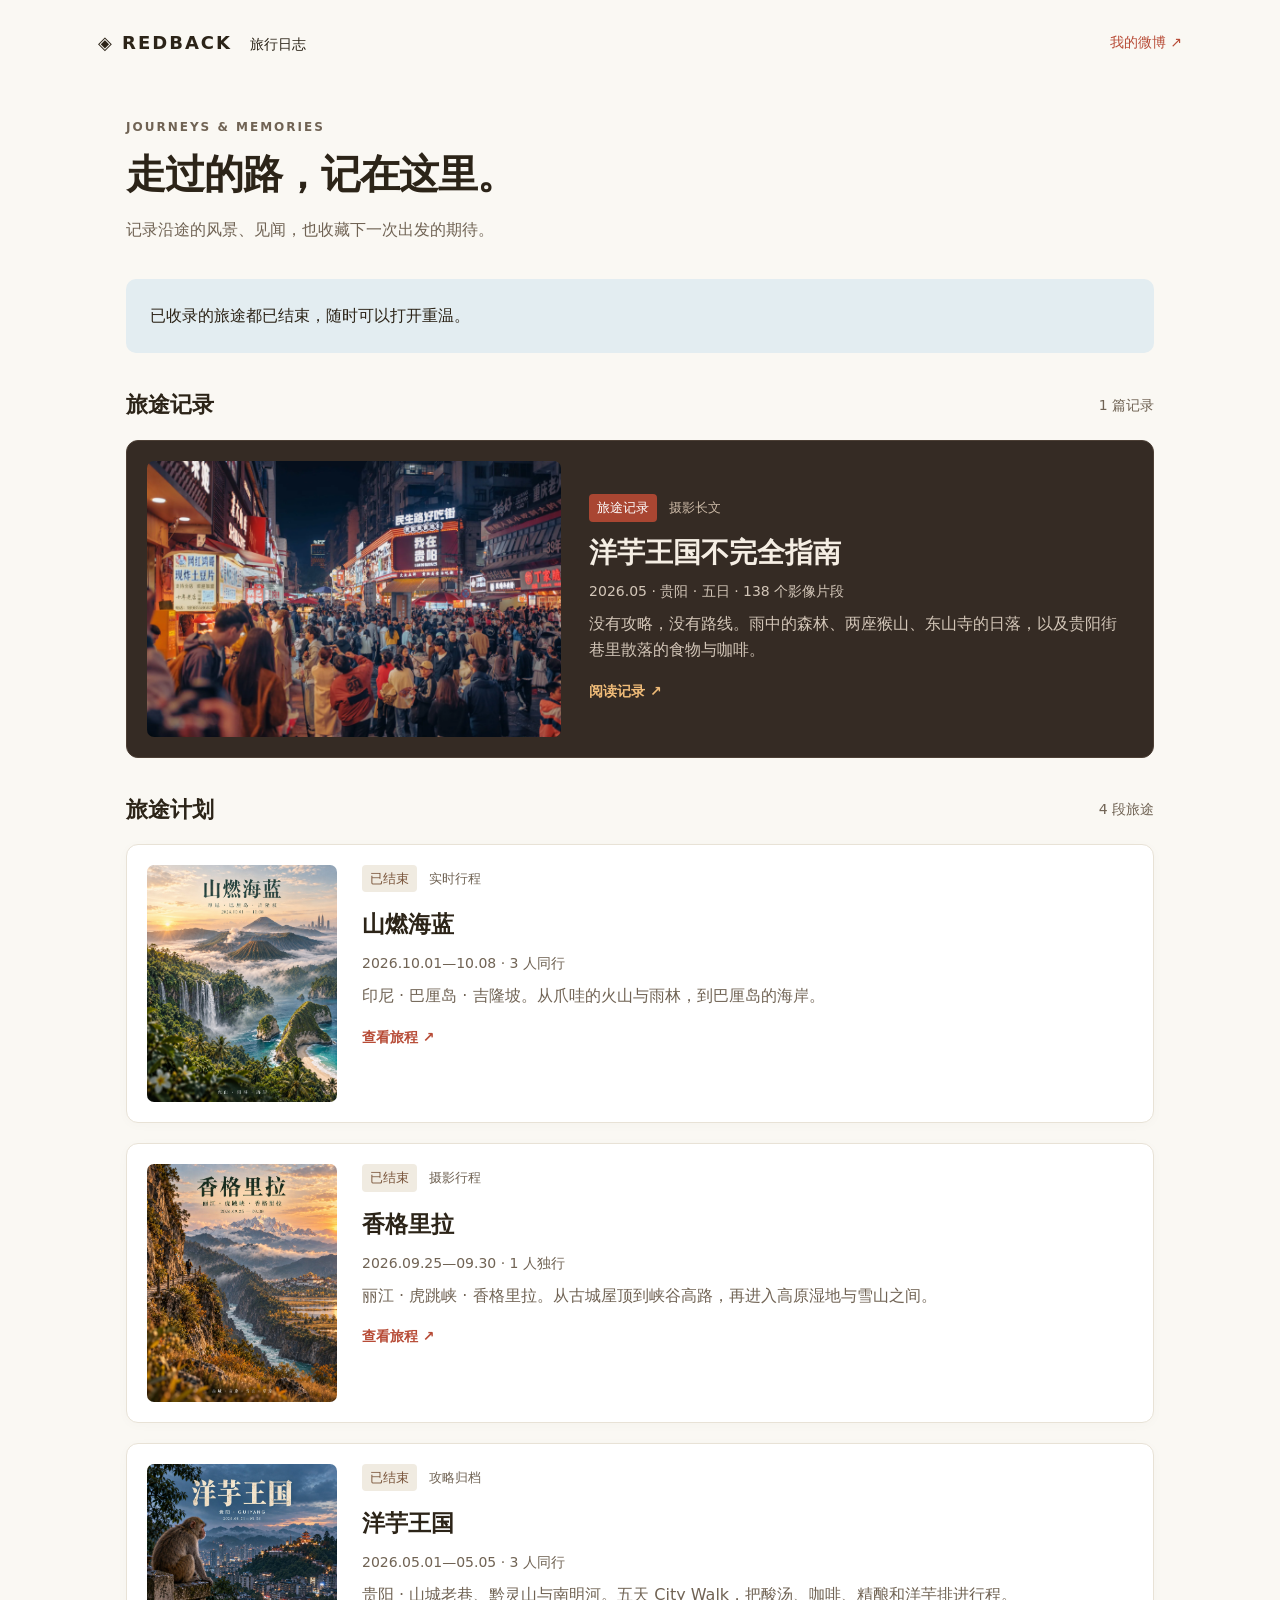
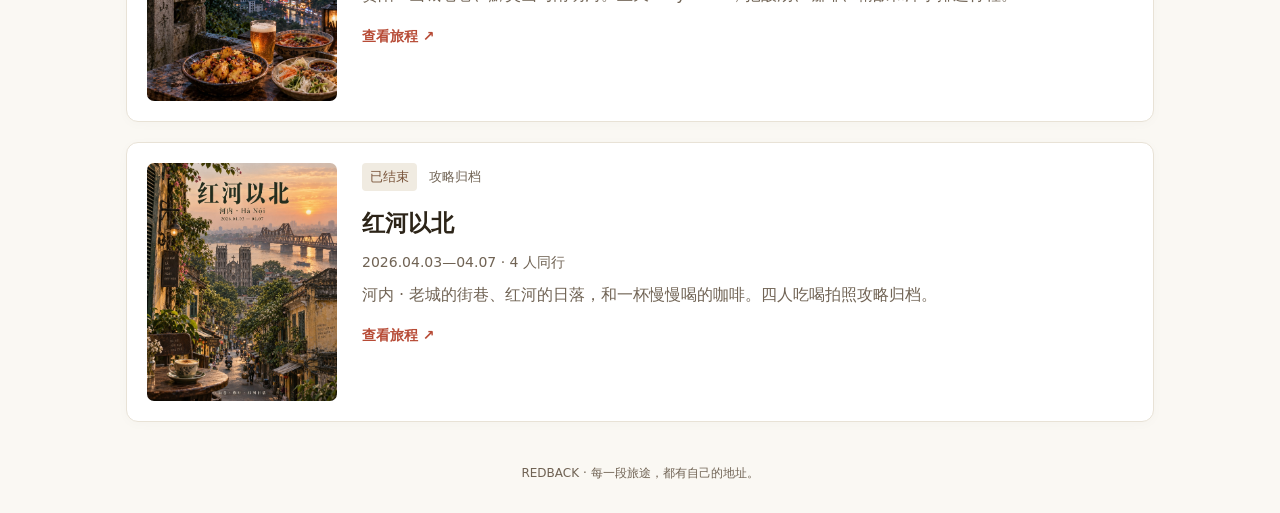
<file: index.html>
<!doctype html>
<html lang="zh-CN">
<head>
  <meta charset="utf-8">
  <meta name="viewport" content="width=device-width,initial-scale=1">
  <meta name="theme-color" content="#a94632">
  <title>Redback · 旅行日志</title>
  <meta name="description" content="Redback 的旅行日志、行程与沿途见闻">
  <link rel="stylesheet" href="hub.css?v=3">
  <link rel="stylesheet" href="stories.css?v=1">
  <script src="trips.js?v=10" defer></script>
  <script src="stories.js?v=1" defer></script>
  <script src="hub.js?v=5" defer></script>
  <link rel="icon" type="image/svg+xml" href="assets/favicon.svg?v=1">
</head>
<body>
  <header><a href="./" class="brand">◈ REDBACK <span>旅行日志</span></a><a href="https://weibo.com/u/7361396417">我的微博 ↗</a></header>
  <main>
    <section class="intro"><p class="eyebrow">JOURNEYS & MEMORIES</p><h1>走过的路，记在这里。</h1><p>记录沿途的风景、见闻，也收藏下一次出发的期待。</p></section>
    <section id="featured" aria-label="当前或下一段旅程"></section>
    <section><div class="sectionhead"><h2>旅途记录</h2><span id="story-total"></span></div><div id="stories"></div></section>
    <section><div class="sectionhead"><h2>旅途计划</h2><span id="total"></span></div><div id="trips"></div></section>
    <noscript>
      <h2>旅途记录</h2>
      <a href="stories/2026/guiyang/">阅读洋芋王国不完全指南 · 贵阳摄影长文</a>
      <h2>旅途计划</h2>
      <a href="2026/shangri-la/">打开香格里拉 · 丽江—虎跳峡—香格里拉摄影行程</a>
      <a href="2026/indonesia/">打开山燃海蓝 · 印尼—巴厘岛—吉隆坡旅行日志</a>
      <a href="2026/guiyang/">打开洋芋王国 · 贵阳五日 City Walk 攻略归档</a>
      <a href="2026/hanoi/">打开红河以北 · 河内攻略归档</a>
    </noscript>
    <footer>REDBACK · 每一段旅途，都有自己的地址。</footer>
  </main>
</body>
</html>
</file>
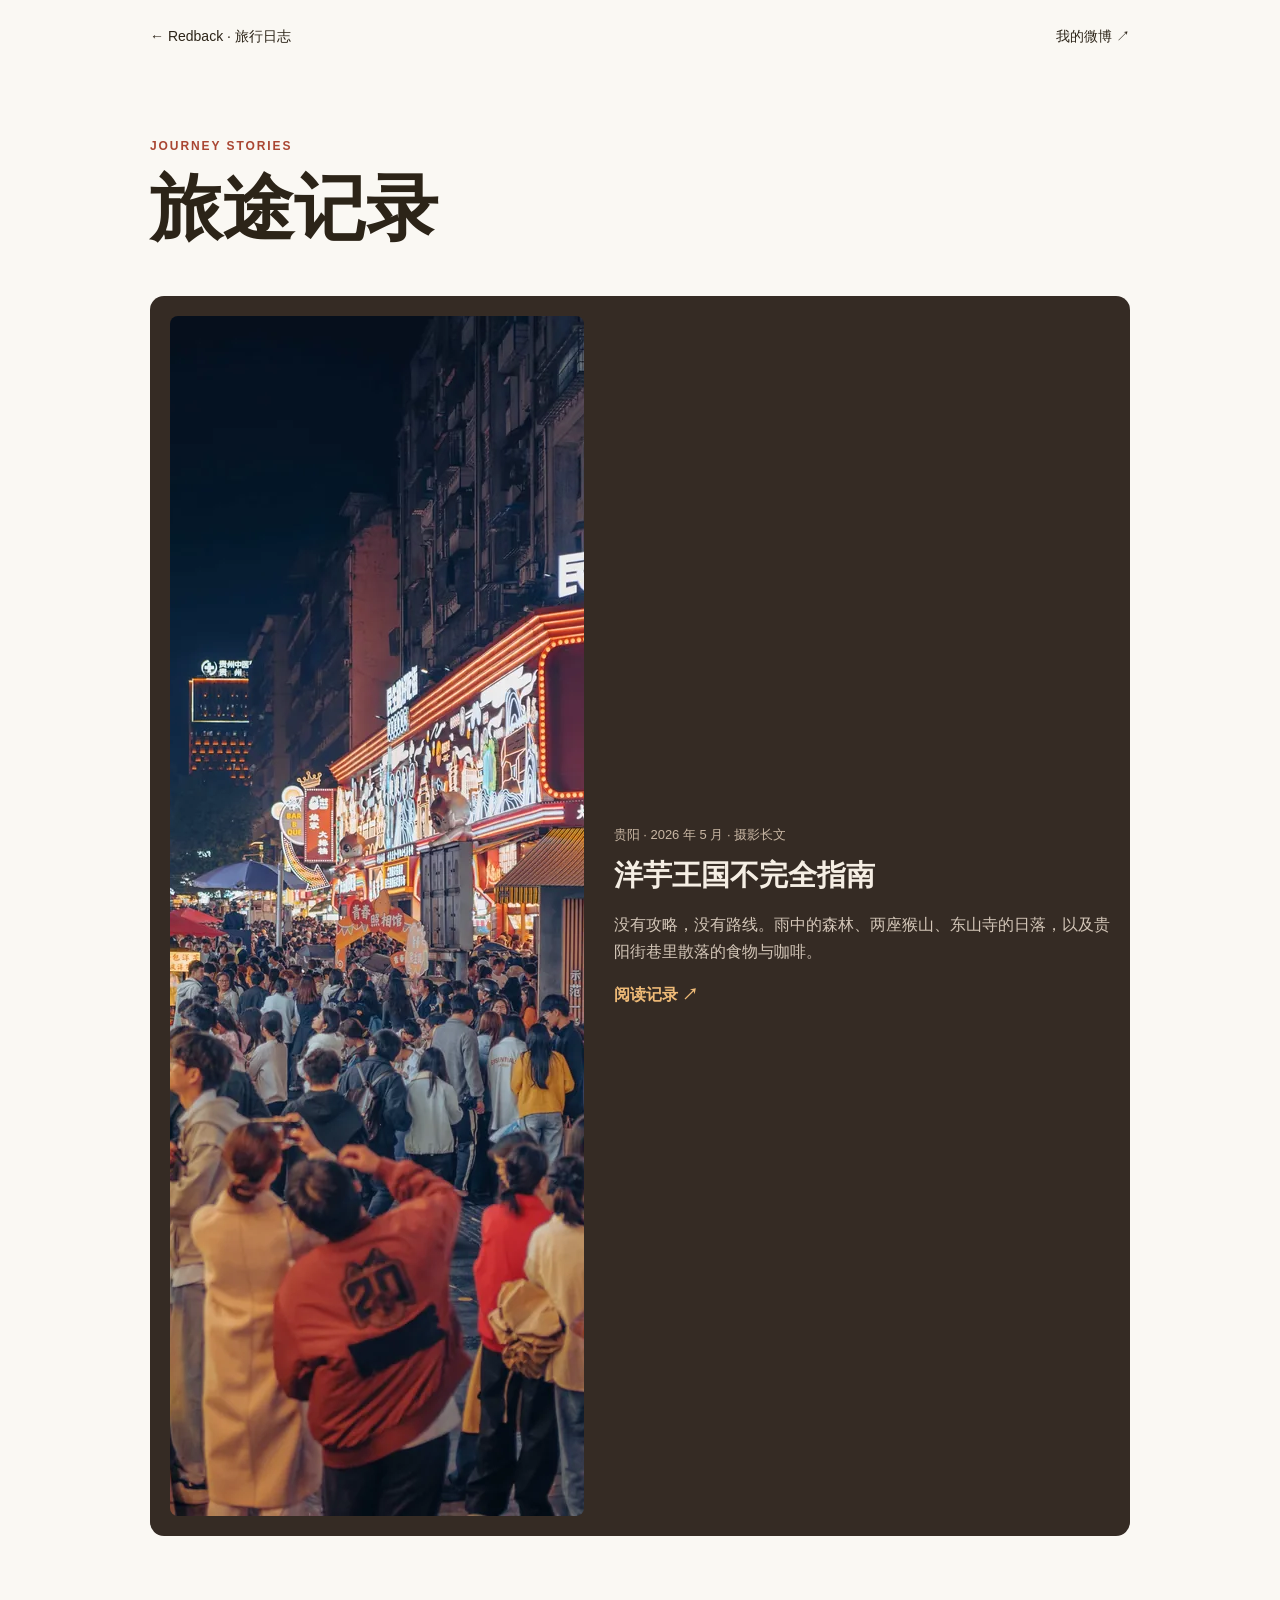
<file: stories/index.html>
<!doctype html>
<html lang="zh-CN">
<head>
  <meta charset="utf-8">
  <meta name="viewport" content="width=device-width,initial-scale=1">
  <title>旅途记录 · Redback 旅行日志</title>
  <meta name="description" content="Redback 的旅途记录、照片与沿途见闻">
  <link rel="icon" type="image/svg+xml" href="../assets/favicon.svg?v=1">
  <style>
    :root{font:16px/1.7 "PingFang SC","Microsoft YaHei",sans-serif;color:#2c2418;background:#faf8f3}*{box-sizing:border-box}body{margin:0}a{color:inherit;text-decoration:none}header,main{width:min(980px,calc(100% - 40px));margin:auto}header{display:flex;justify-content:space-between;padding:25px 0;font-size:14px}main{padding:50px 0 90px}.eyebrow{color:#a94632;font-size:12px;font-weight:700;letter-spacing:.16em}h1{margin:8px 0 45px;font:650 clamp(38px,7vw,72px)/1.15 "Songti SC",SimSun,serif}.card{display:grid;grid-template-columns:minmax(280px,44%) 1fr;gap:30px;align-items:center;padding:20px;border-radius:14px;background:#352b24;color:#f5eee4}.card img{display:block;width:100%;aspect-ratio:3/2;object-fit:cover;border-radius:8px}.card h2{margin:10px 0;font:600 29px/1.35 "Songti SC",SimSun,serif}.card p{color:#d3c6b8}.meta{font-size:13px;color:#c9b7a4}.open{color:#efbb78;font-weight:700}@media(max-width:650px){main{padding-top:25px}.card{grid-template-columns:1fr;padding:14px;gap:16px}.card h2{font-size:23px}}
  </style>
</head>
<body>
  <header><a href="../">← Redback · 旅行日志</a><a href="https://weibo.com/u/7361396417">我的微博 ↗</a></header>
  <main>
    <p class="eyebrow">JOURNEY STORIES</p>
    <h1>旅途记录</h1>
    <a class="card" href="2026/guiyang/">
      <img src="2026/guiyang/photos/20260515_221046_108.webp" width="1800" height="1200" alt="洋芋王国不完全指南封面照片">
      <div><div class="meta">贵阳 · 2026 年 5 月 · 摄影长文</div><h2>洋芋王国不完全指南</h2><p>没有攻略，没有路线。雨中的森林、两座猴山、东山寺的日落，以及贵阳街巷里散落的食物与咖啡。</p><span class="open">阅读记录 ↗</span></div>
    </a>
  </main>
</body>
</html>
</file>
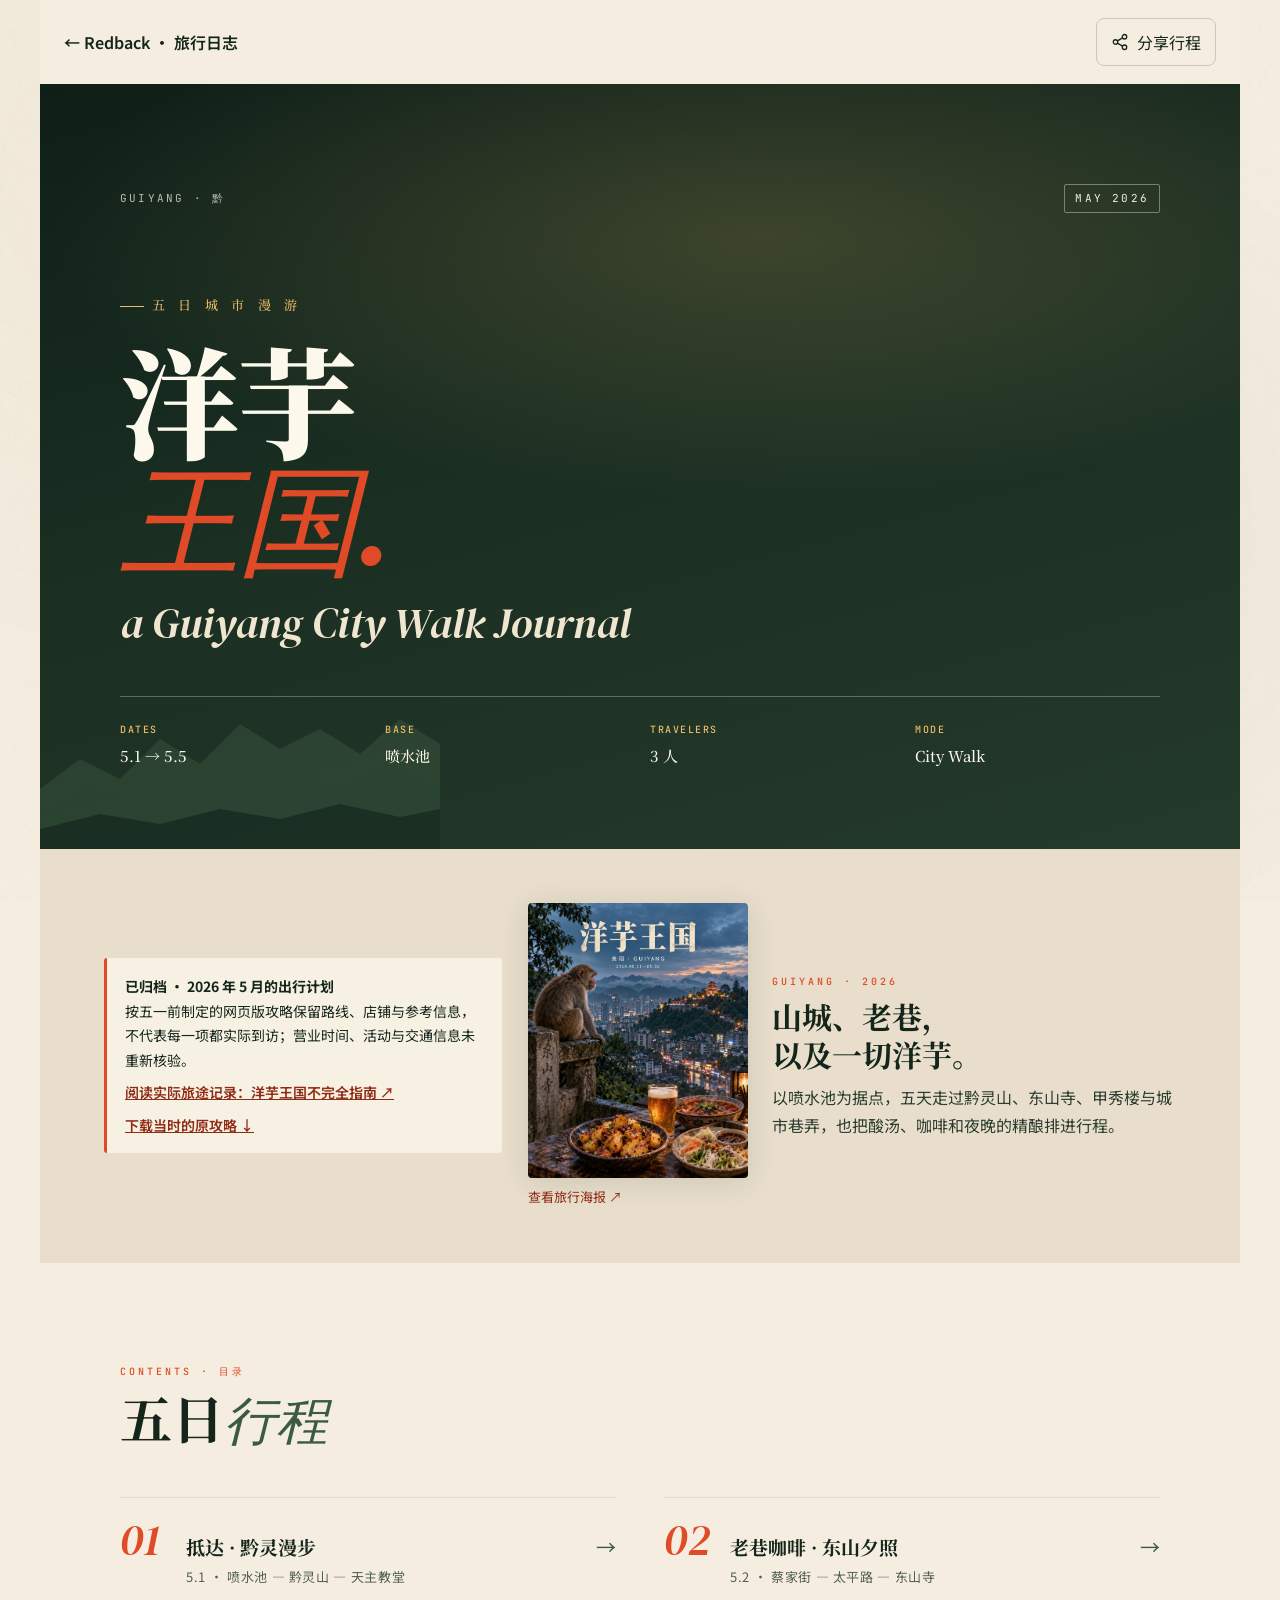
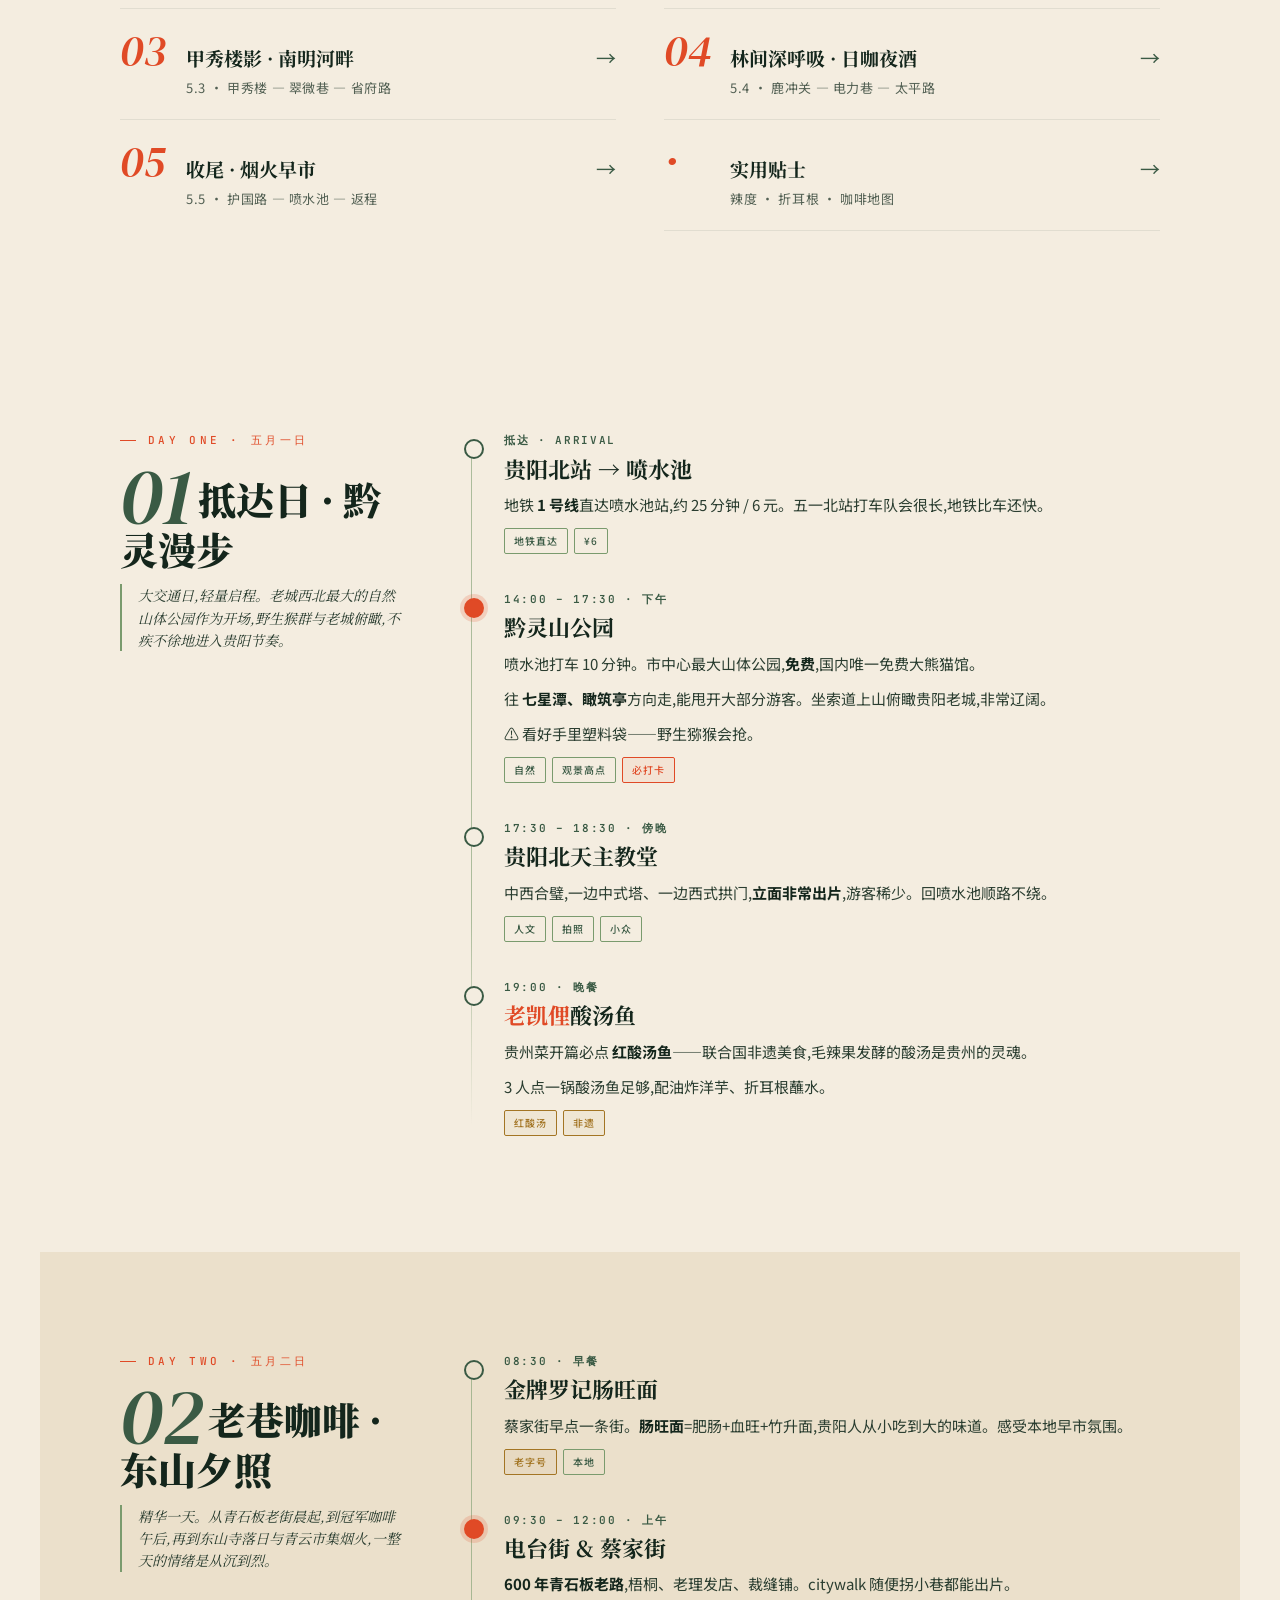
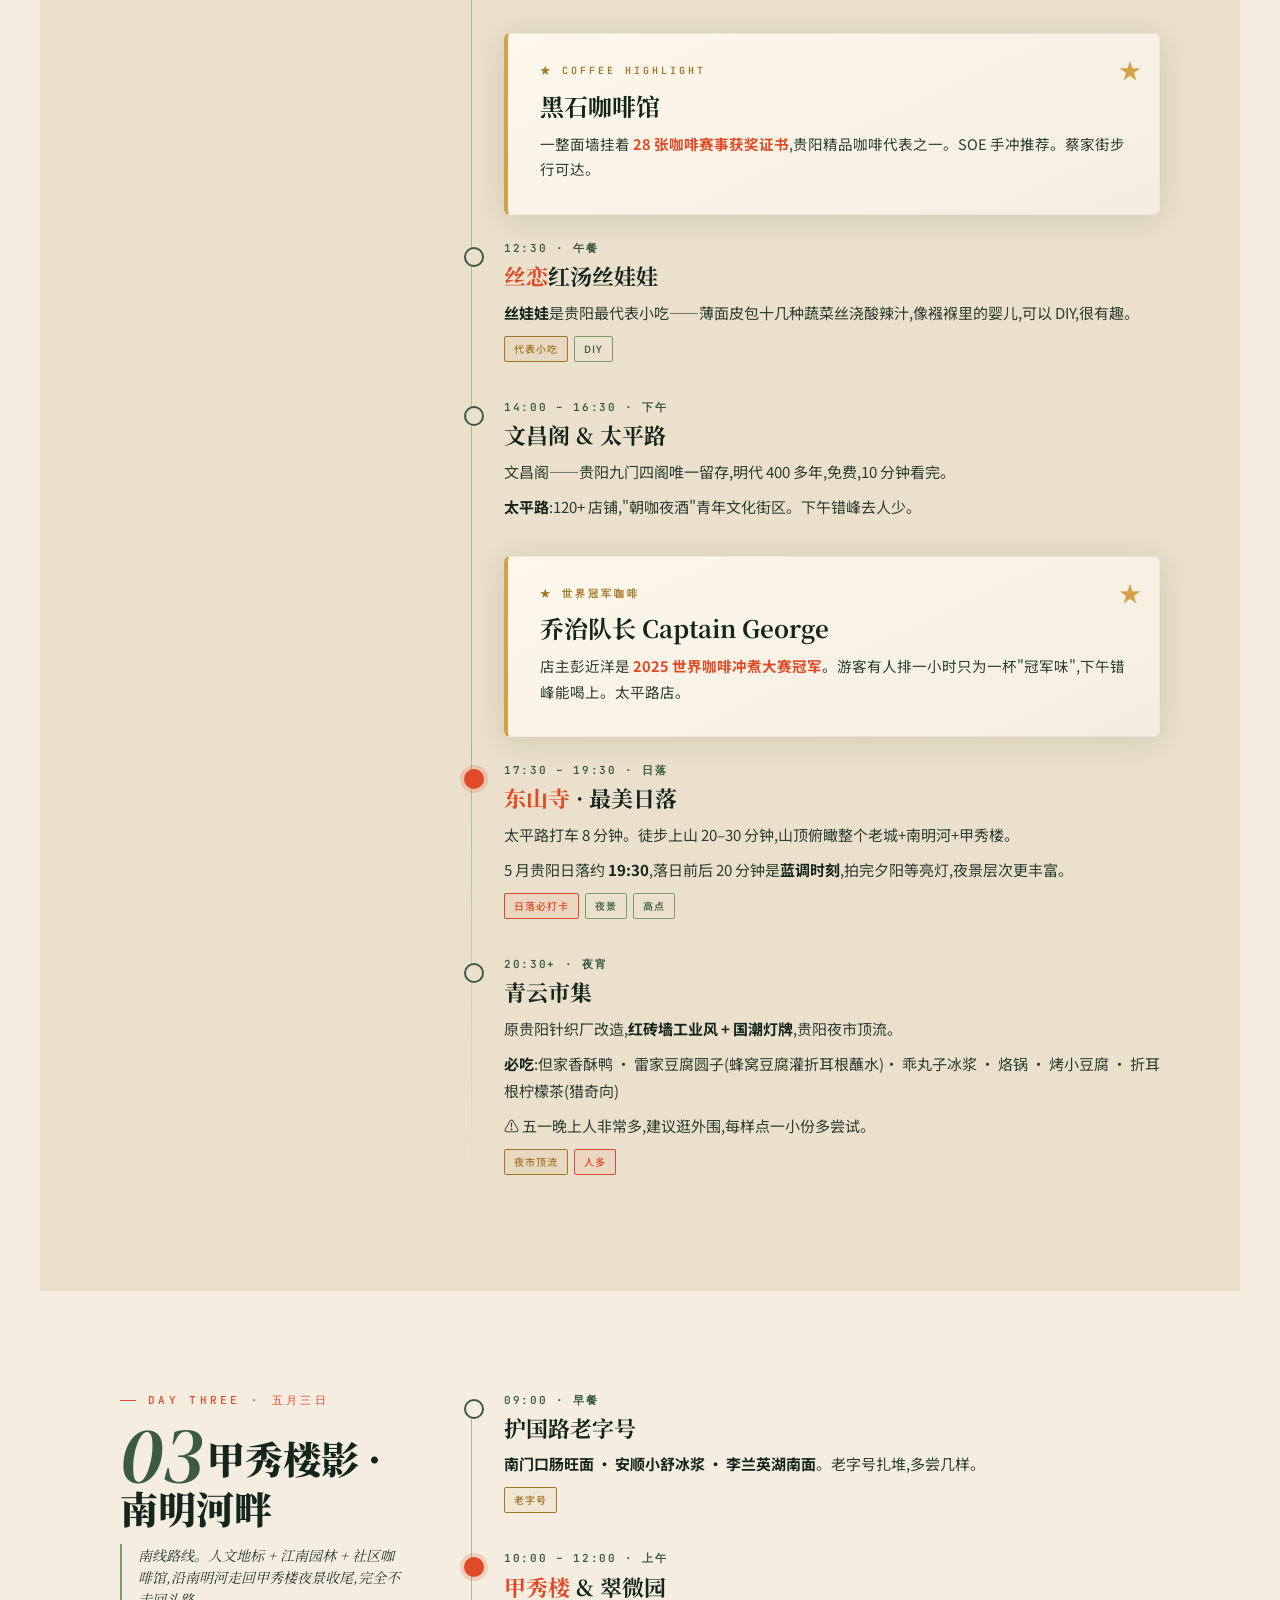
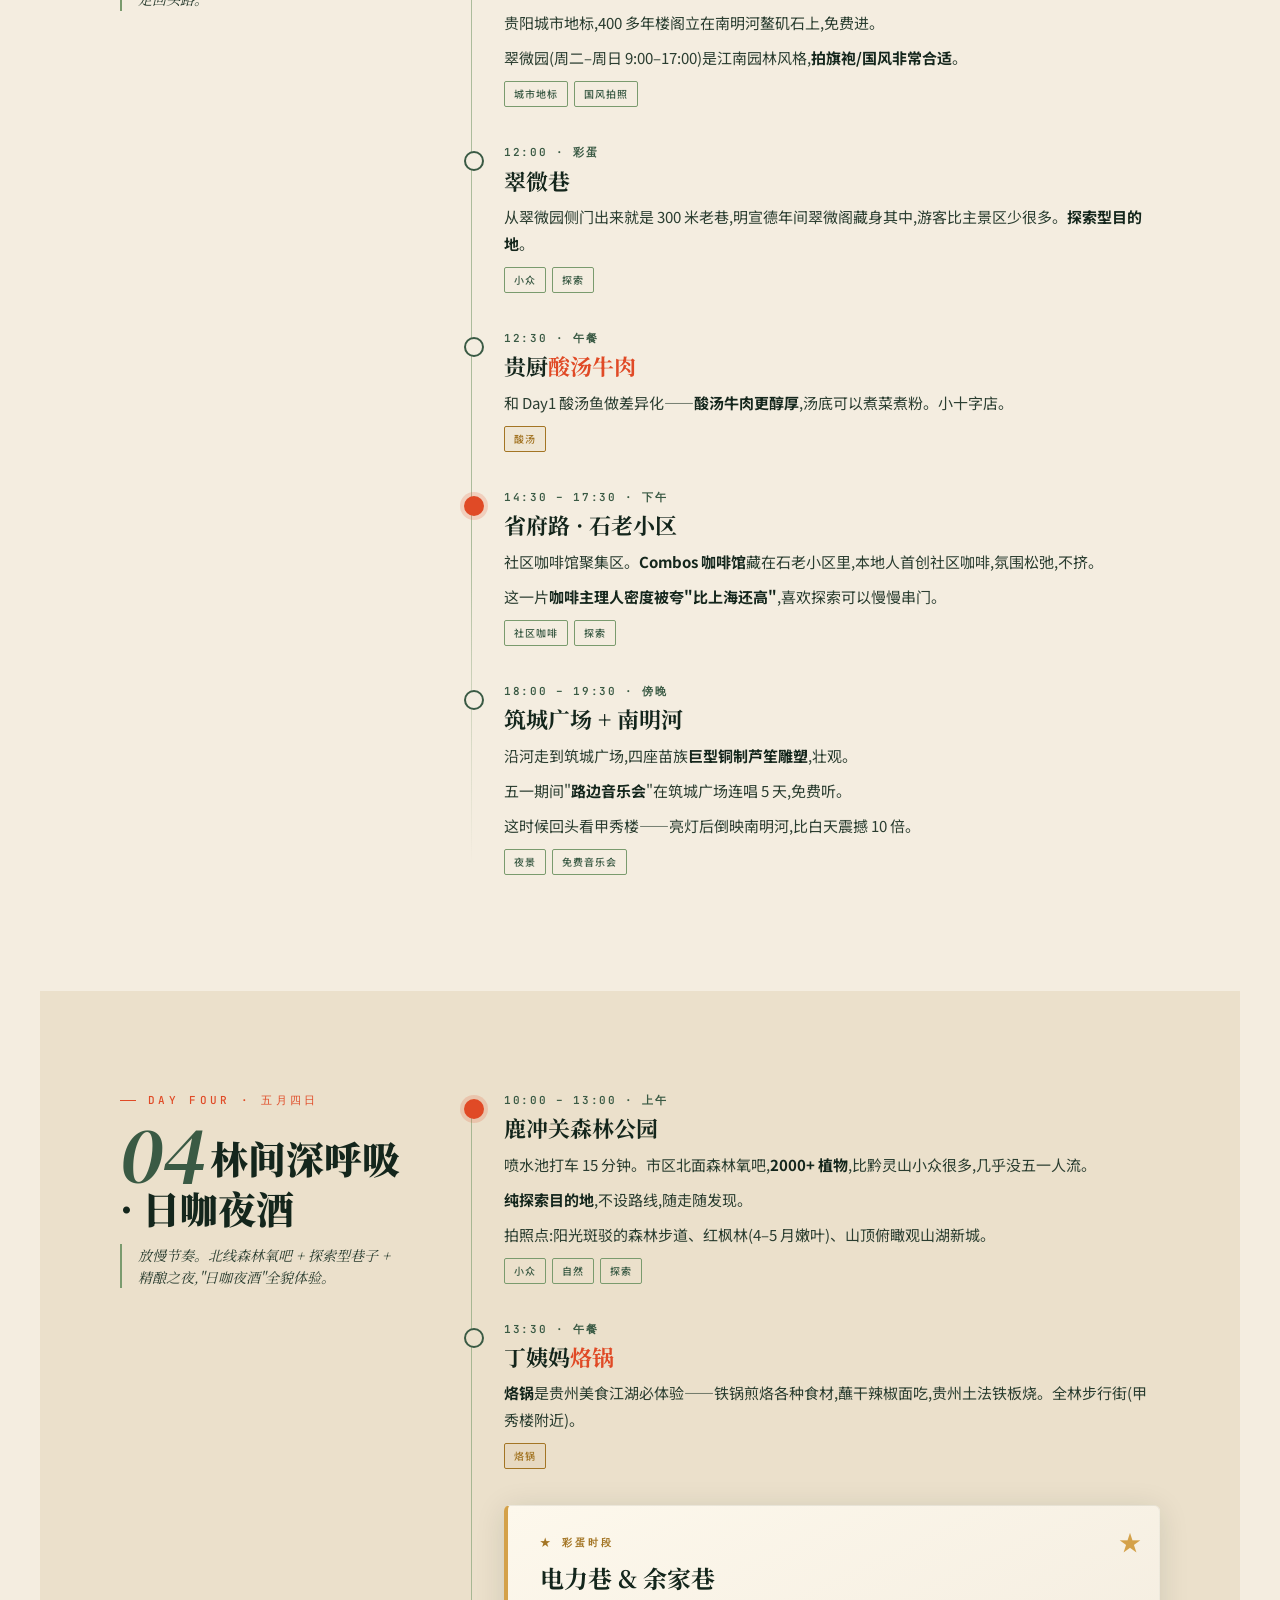
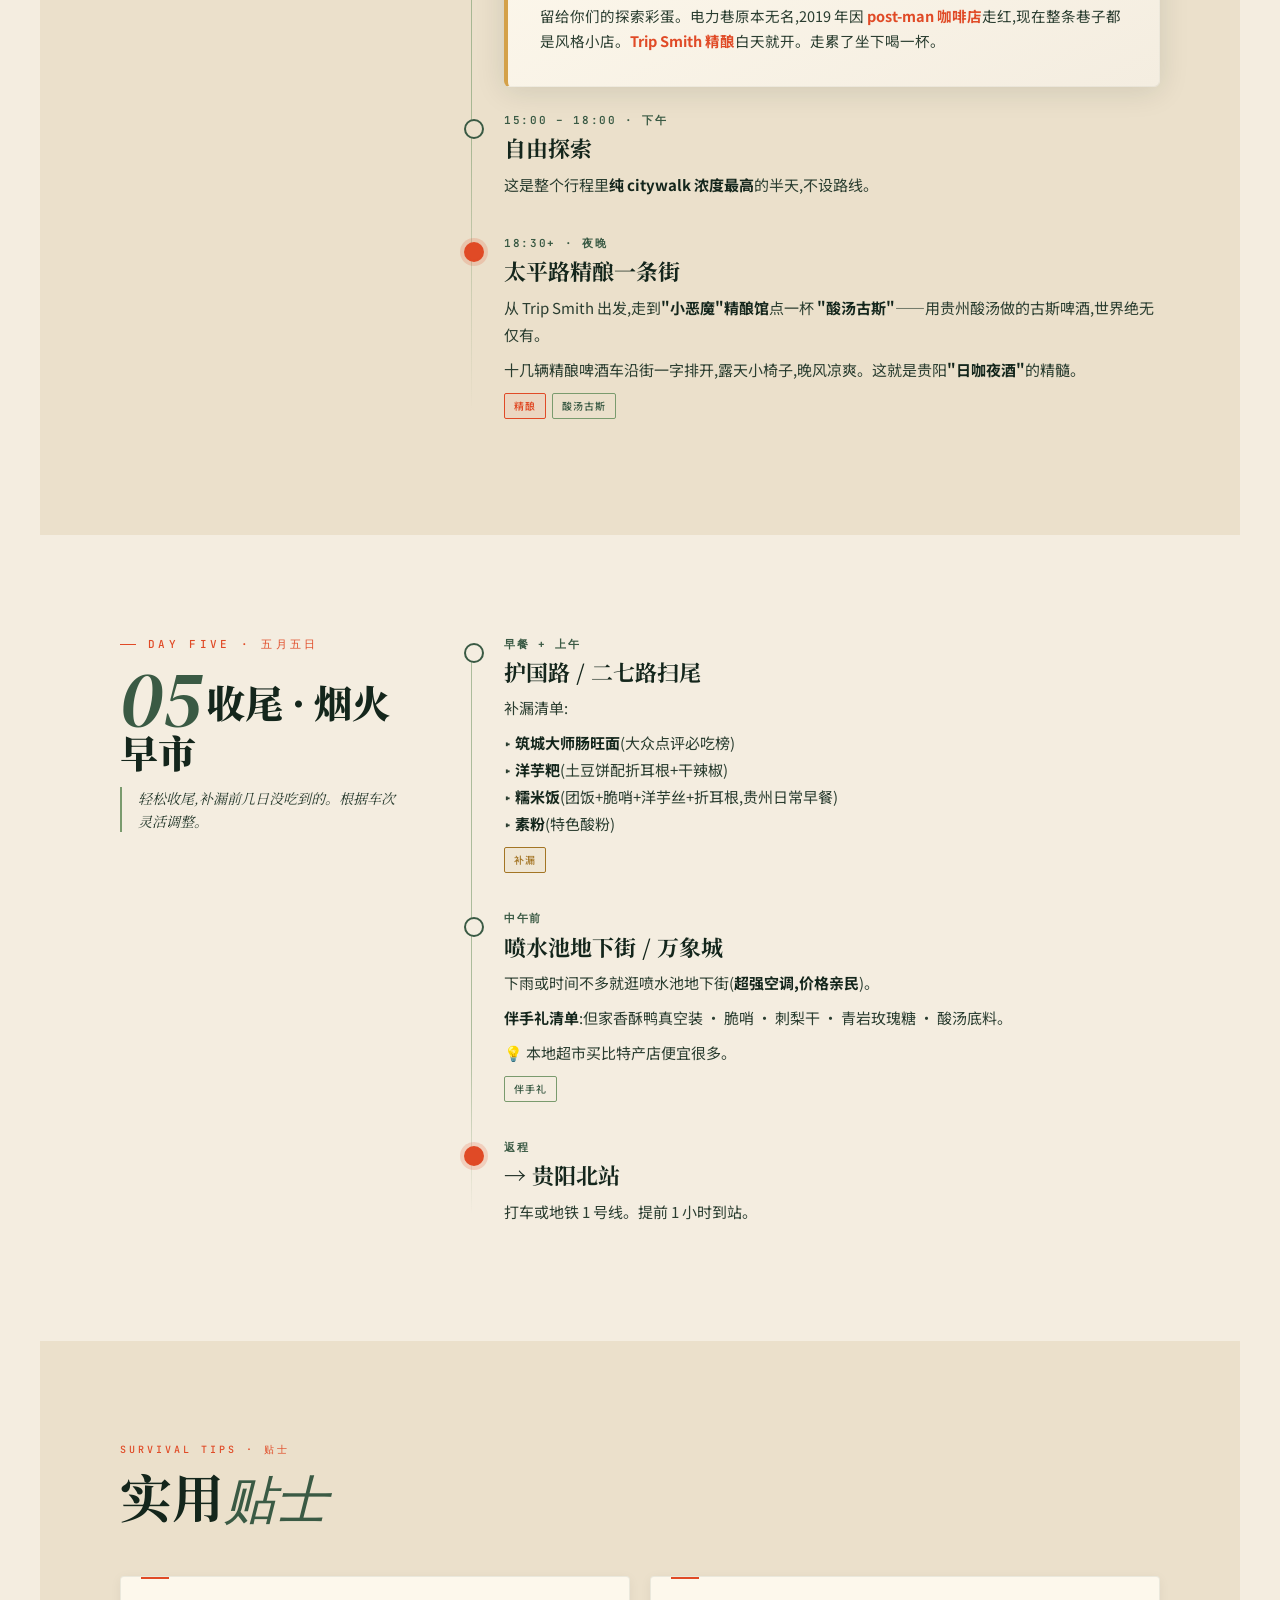
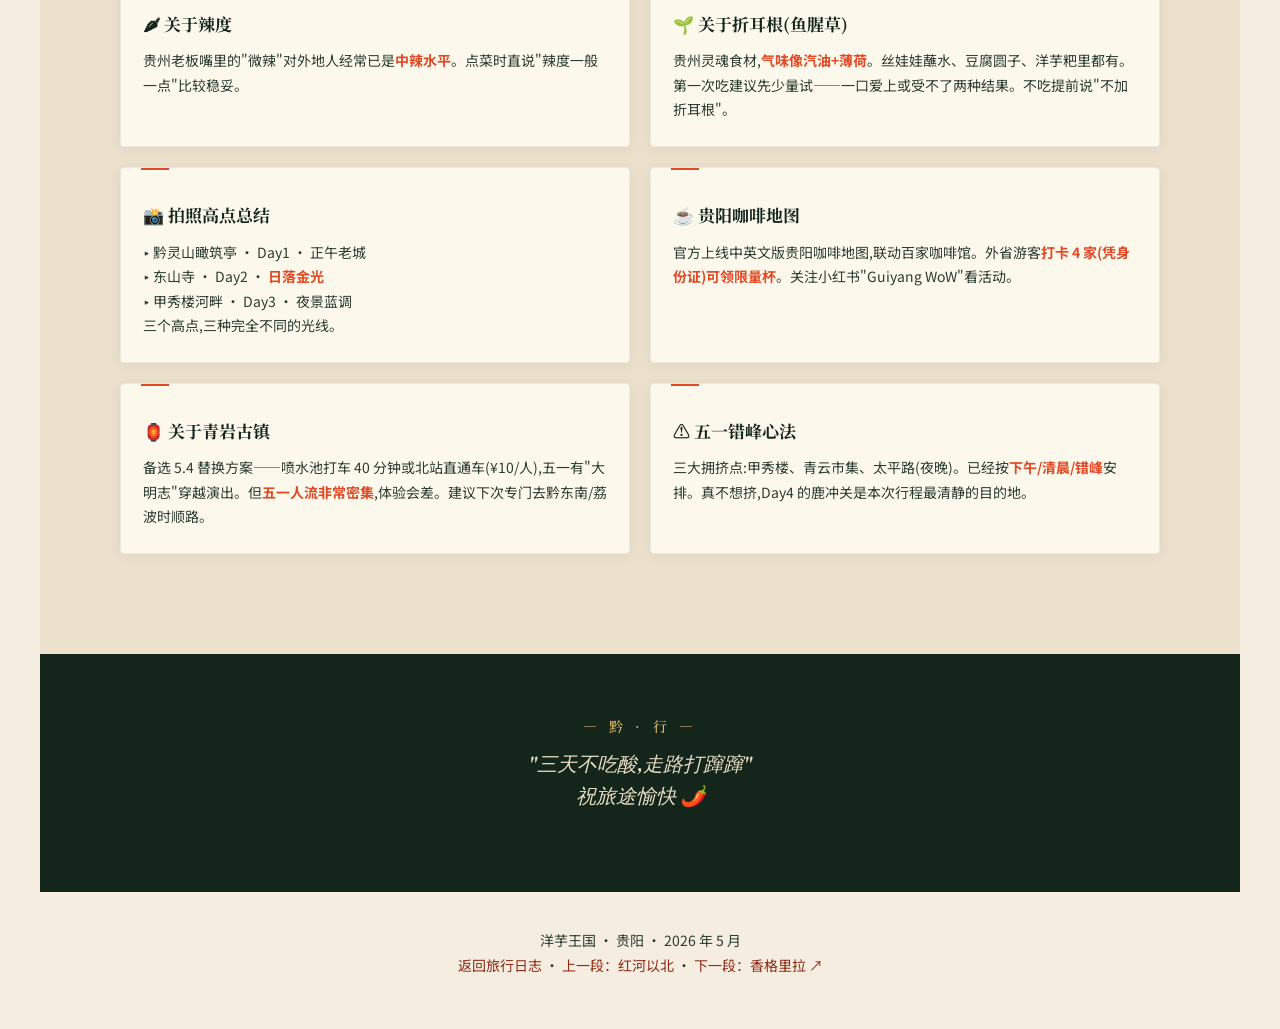
<file: 2026/guiyang/index.html>
<!DOCTYPE html>
<html lang="zh-CN">
<head>
<meta charset="UTF-8">
<meta name="viewport" content="width=device-width, initial-scale=1.0">
<meta name="theme-color" content="#1a2e22">
<title>洋芋王国 · 贵阳 · Redback 旅行日志</title>
<meta name="description" content="2026年5月1日至5日，三人贵阳五日 City Walk 计划归档：黔灵山、老巷咖啡、东山夕照、甲秀楼与日咖夜酒。">
<link rel="icon" type="image/svg+xml" href="../../assets/favicon.svg?v=1">
<link rel="preconnect" href="https://fonts.googleapis.com">
<link rel="preconnect" href="https://fonts.gstatic.com" crossorigin>
<link href="https://fonts.googleapis.com/css2?family=Noto+Serif+SC:wght@400;500;700;900&family=Noto+Sans+SC:wght@300;400;500;700&family=DM+Serif+Display:ital@0;1&family=JetBrains+Mono:wght@400;500&display=swap" rel="stylesheet">
<style>
  :root {
    --ink: #14261c;
    --ink-soft: #2a3d30;
    --moss: #3a5a44;
    --bamboo: #7a9b6e;
    --bamboo-bright: #a8c49a;
    --paper: #f4ede0;
    --paper-warm: #ebe0cb;
    --paper-deep: #ddc9a8;
    --chili: #e04a26;
    --chili-deep: #8f2a14;
    --gold: #d4a149;
    --gold-bright: #e8bc65;
    --mist: rgba(20, 38, 28, 0.08);
    --shadow-soft: 0 2px 20px rgba(20, 38, 28, 0.08);
    --shadow-card: 0 4px 30px rgba(20, 38, 28, 0.12);
  }

  * { margin: 0; padding: 0; box-sizing: border-box; -webkit-tap-highlight-color: transparent; }

  html { scroll-behavior: smooth; }

  body {
    font-family: "Noto Sans SC", -apple-system, sans-serif;
    background: var(--paper);
    color: var(--ink);
    font-size: 15px;
    line-height: 1.75;
    overflow-x: hidden;
    font-weight: 400;
    -webkit-font-smoothing: antialiased;
  }

  body::before {
    content: "";
    position: fixed;
    inset: 0;
    pointer-events: none;
    background-image:
      radial-gradient(circle at 10% 20%, rgba(184, 137, 58, 0.04) 0%, transparent 40%),
      radial-gradient(circle at 80% 60%, rgba(58, 90, 68, 0.05) 0%, transparent 40%);
    z-index: 1;
  }

  body::after {
    content: "";
    position: fixed;
    inset: 0;
    pointer-events: none;
    background-image: url("data:image/svg+xml,%3Csvg viewBox='0 0 200 200' xmlns='http://www.w3.org/2000/svg'%3E%3Cfilter id='n'%3E%3CfeTurbulence baseFrequency='0.9' numOctaves='2'/%3E%3CfeColorMatrix values='0 0 0 0 0.08 0 0 0 0 0.15 0 0 0 0 0.11 0 0 0 0.08 0'/%3E%3C/filter%3E%3Crect width='200' height='200' filter='url(%23n)'/%3E%3C/svg%3E");
    opacity: 0.3;
    mix-blend-mode: multiply;
    z-index: 2;
  }

  .wrap { position: relative; z-index: 3; max-width: 480px; margin: 0 auto; }

  /* ====== 封面 ====== */
  .cover {
    position: relative;
    min-height: 100vh;
    background: linear-gradient(165deg, #0f1f18 0%, #1a2e22 45%, #243a2c 100%);
    color: var(--paper);
    padding: 60px 28px 40px;
    overflow: hidden;
    display: flex;
    flex-direction: column;
    justify-content: space-between;
  }

  .cover::before {
    content: "";
    position: absolute;
    top: -20%;
    right: -30%;
    width: 140%;
    height: 80%;
    background: radial-gradient(ellipse at center, rgba(232, 188, 101, 0.18) 0%, transparent 60%);
    pointer-events: none;
  }

  .mountains {
    position: absolute;
    bottom: 0;
    left: 0;
    right: 0;
    height: 180px;
    opacity: 0.4;
    pointer-events: none;
  }

  .cover-meta {
    font-family: "JetBrains Mono", monospace;
    font-size: 11px;
    letter-spacing: 0.2em;
    color: rgba(244, 237, 224, 0.75);
    text-transform: uppercase;
    display: flex;
    justify-content: space-between;
    align-items: center;
    position: relative;
    z-index: 2;
  }

  .cover-meta .stamp {
    padding: 4px 10px;
    border: 1px solid rgba(244, 237, 224, 0.4);
    border-radius: 2px;
    color: var(--paper);
  }

  .cover-title {
    margin-top: 40px;
    position: relative;
    z-index: 2;
  }

  .cover-tag {
    display: inline-block;
    font-family: "Noto Serif SC", serif;
    font-size: 13px;
    letter-spacing: 0.4em;
    color: var(--gold-bright);
    padding-left: 32px;
    position: relative;
    margin-bottom: 24px;
    font-weight: 500;
  }

  .cover-tag::before {
    content: "";
    position: absolute;
    left: 0;
    top: 50%;
    width: 24px;
    height: 1px;
    background: var(--gold-bright);
  }

  h1.cover-h1 {
    font-family: "Noto Serif SC", serif;
    font-weight: 900;
    font-size: 64px;
    line-height: 0.95;
    letter-spacing: -0.02em;
    color: #fdf8ec;
    margin-bottom: 4px;
  }

  h1.cover-h1 .accent {
    color: var(--chili);
    font-style: italic;
    font-family: "DM Serif Display", serif;
    font-weight: 400;
  }

  .cover-sub {
    font-family: "DM Serif Display", serif;
    font-style: italic;
    font-size: 28px;
    color: #f0e5ce;
    margin-top: 8px;
  }

  .cover-info {
    position: relative;
    z-index: 2;
    border-top: 1px solid rgba(244, 237, 224, 0.3);
    padding-top: 24px;
    display: grid;
    grid-template-columns: 1fr 1fr;
    gap: 20px;
  }

  .info-item {
    font-size: 12px;
  }

  .info-label {
    font-family: "JetBrains Mono", monospace;
    letter-spacing: 0.15em;
    text-transform: uppercase;
    color: var(--gold-bright);
    margin-bottom: 4px;
    font-size: 10px;
    font-weight: 500;
  }

  .info-val {
    font-family: "Noto Serif SC", serif;
    color: #fdf8ec;
    font-size: 15px;
    font-weight: 500;
  }

  /* ====== 目录 ====== */
  .toc {
    padding: 48px 28px;
    background: var(--paper);
  }

  .section-label {
    font-family: "JetBrains Mono", monospace;
    font-size: 10px;
    letter-spacing: 0.3em;
    color: var(--chili);
    text-transform: uppercase;
    margin-bottom: 8px;
    font-weight: 500;
  }

  .section-title {
    font-family: "Noto Serif SC", serif;
    font-size: 32px;
    font-weight: 700;
    color: var(--ink);
    margin-bottom: 32px;
    line-height: 1.1;
  }

  .section-title .italic {
    font-family: "DM Serif Display", serif;
    font-style: italic;
    font-weight: 400;
    color: var(--moss);
  }

  .toc-list { list-style: none; }

  .toc-item {
    display: flex;
    align-items: baseline;
    padding: 16px 0;
    border-top: 1px solid var(--mist);
    cursor: pointer;
    transition: padding-left 0.3s ease, background 0.2s ease;
    text-decoration: none;
    color: inherit;
  }

  .toc-item:last-child { border-bottom: 1px solid var(--mist); }
  .toc-item:hover, .toc-item:active { padding-left: 8px; background: rgba(224, 74, 38, 0.04); }

  .toc-num {
    font-family: "DM Serif Display", serif;
    font-style: italic;
    font-size: 36px;
    color: var(--chili);
    line-height: 1;
    margin-right: 16px;
    min-width: 50px;
  }

  .toc-text { flex: 1; }

  .toc-day {
    font-family: "Noto Serif SC", serif;
    font-size: 17px;
    font-weight: 700;
    color: var(--ink);
    margin-bottom: 2px;
  }

  .toc-desc {
    font-size: 12px;
    color: var(--ink-soft);
    opacity: 0.8;
    letter-spacing: 0.05em;
  }

  .toc-arrow {
    color: var(--moss);
    font-size: 20px;
    margin-left: 8px;
  }

  /* ====== Day 章节 ====== */
  .day {
    padding: 56px 28px 40px;
    position: relative;
  }

  .day-odd { background: var(--paper); }
  .day-even { background: var(--paper-warm); }

  .day-header {
    margin-bottom: 36px;
    position: relative;
  }

  .day-label {
    font-family: "JetBrains Mono", monospace;
    font-size: 11px;
    letter-spacing: 0.3em;
    color: var(--chili);
    text-transform: uppercase;
    margin-bottom: 12px;
    display: flex;
    align-items: center;
    gap: 12px;
    font-weight: 500;
  }

  .day-label::before {
    content: "";
    width: 16px;
    height: 1px;
    background: var(--chili);
  }

  .day-title {
    font-family: "Noto Serif SC", serif;
    font-size: 28px;
    font-weight: 900;
    color: var(--ink);
    line-height: 1.15;
    margin-bottom: 8px;
  }

  .day-title .big {
    font-family: "DM Serif Display", serif;
    font-style: italic;
    font-size: 56px;
    font-weight: 400;
    color: var(--moss);
    vertical-align: -8px;
    margin-right: 4px;
    display: inline-block;
    line-height: 0.8;
  }

  .day-desc {
    font-family: "Noto Serif SC", serif;
    font-size: 14px;
    color: var(--ink-soft);
    font-style: italic;
    line-height: 1.6;
    padding-left: 16px;
    border-left: 2px solid var(--bamboo);
    margin-top: 14px;
  }

  /* ====== 时间线 ====== */
  .timeline {
    position: relative;
    padding-left: 28px;
  }

  .timeline::before {
    content: "";
    position: absolute;
    left: 7px;
    top: 10px;
    bottom: 10px;
    width: 1px;
    background: linear-gradient(to bottom, var(--bamboo) 0%, var(--bamboo) 70%, transparent 100%);
    opacity: 0.6;
  }

  .tl-item {
    position: relative;
    margin-bottom: 28px;
  }

  .tl-item::before {
    content: "";
    position: absolute;
    left: -28px;
    top: 8px;
    width: 15px;
    height: 15px;
    border-radius: 50%;
    background: var(--paper);
    border: 2px solid var(--moss);
    z-index: 2;
  }

  .day-even .tl-item::before { background: var(--paper-warm); }

  .tl-item.highlight::before {
    background: var(--chili);
    border-color: var(--chili);
    box-shadow: 0 0 0 4px rgba(224, 74, 38, 0.18);
  }

  .tl-time {
    font-family: "JetBrains Mono", monospace;
    font-size: 11px;
    letter-spacing: 0.15em;
    color: var(--moss);
    font-weight: 600;
    margin-bottom: 4px;
  }

  .tl-place {
    font-family: "Noto Serif SC", serif;
    font-size: 18px;
    font-weight: 700;
    color: var(--ink);
    line-height: 1.3;
    margin-bottom: 8px;
  }

  .tl-place .zh-accent {
    color: var(--chili);
  }

  .tl-body {
    font-size: 14px;
    line-height: 1.7;
    color: var(--ink-soft);
  }

  .tl-body p { margin-bottom: 8px; }
  .tl-body p:last-child { margin-bottom: 0; }

  strong {
    color: var(--ink);
    font-weight: 700;
  }

  .tag-row {
    display: flex;
    flex-wrap: wrap;
    gap: 6px;
    margin-top: 10px;
  }

  .tag {
    display: inline-block;
    font-size: 10px;
    letter-spacing: 0.1em;
    padding: 3px 9px;
    background: transparent;
    border: 1px solid var(--bamboo);
    color: var(--moss);
    border-radius: 2px;
    font-family: "Noto Sans SC", sans-serif;
    font-weight: 500;
  }

  .tag.hot { border-color: var(--chili); color: var(--chili); background: rgba(224, 74, 38, 0.06); }
  .tag.eat { border-color: #a37524; color: #a37524; background: rgba(163, 117, 36, 0.06); }

  /* ====== 特色卡片 - 改为浅色以提高可读性 ====== */
  .feature-card {
    background: linear-gradient(155deg, #fdf8ec 0%, #f4ede0 100%);
    color: var(--ink);
    padding: 22px 22px 24px;
    margin: 24px 0;
    border-radius: 6px;
    position: relative;
    overflow: hidden;
    box-shadow: var(--shadow-card);
    border: 1px solid rgba(20, 38, 28, 0.06);
    border-left: 4px solid var(--gold);
  }

  .feature-card::before {
    content: "★";
    position: absolute;
    top: 16px;
    right: 18px;
    font-size: 22px;
    color: var(--gold);
  }

  .feature-label {
    font-family: "JetBrains Mono", monospace;
    font-size: 10px;
    letter-spacing: 0.3em;
    color: #a37524;
    margin-bottom: 10px;
    font-weight: 600;
  }

  .feature-title {
    font-family: "Noto Serif SC", serif;
    font-size: 20px;
    font-weight: 700;
    margin-bottom: 10px;
    line-height: 1.3;
    color: var(--ink);
  }

  .feature-body {
    font-size: 13.5px;
    line-height: 1.75;
    color: var(--ink-soft);
  }

  .feature-body strong {
    color: var(--chili);
    font-weight: 700;
  }

  /* ====== Tips 章节 - 浅色版本 ====== */
  .tips {
    padding: 56px 28px;
    background: var(--paper-warm);
    color: var(--ink);
    position: relative;
  }

  .tips .section-title { color: var(--ink); }
  .tips .section-label { color: var(--chili); }
  .tips .section-title .italic { color: var(--moss); }

  .tip-card {
    background: #fdf8ec;
    border: 1px solid rgba(20, 38, 28, 0.08);
    padding: 22px 22px 24px;
    margin-bottom: 16px;
    border-radius: 4px;
    position: relative;
    box-shadow: 0 2px 12px rgba(20, 38, 28, 0.05);
  }

  .tip-card::before {
    content: "";
    position: absolute;
    top: 0;
    left: 20px;
    width: 28px;
    height: 2px;
    background: var(--chili);
  }

  .tip-title {
    font-family: "Noto Serif SC", serif;
    font-size: 17px;
    font-weight: 700;
    margin-bottom: 10px;
    color: var(--ink);
    padding-top: 10px;
  }

  .tip-body {
    font-size: 14px;
    line-height: 1.75;
    color: var(--ink-soft);
  }

  .tip-body strong {
    color: var(--chili);
    font-weight: 700;
  }

  /* 收尾 - 浅色版 */
  .footer {
    background: var(--ink);
    color: #fdf8ec;
    padding: 36px 28px 48px;
    text-align: center;
  }

  .footer-seal {
    font-family: "Noto Serif SC", serif;
    font-size: 14px;
    color: var(--gold-bright);
    letter-spacing: 0.3em;
    margin-bottom: 10px;
    font-weight: 500;
  }

  .footer-quote {
    font-family: "DM Serif Display", serif;
    font-style: italic;
    font-size: 16px;
    color: #e8dcc2;
    line-height: 1.6;
  }

  /* 回到顶部 */
  .top-btn {
    position: fixed;
    bottom: 20px;
    right: 20px;
    width: 44px;
    height: 44px;
    background: var(--ink);
    color: var(--paper);
    border: none;
    border-radius: 50%;
    font-size: 18px;
    box-shadow: var(--shadow-card);
    z-index: 100;
    opacity: 0;
    pointer-events: none;
    transition: opacity 0.3s;
    cursor: pointer;
  }

  .top-btn.visible { opacity: 0.9; pointer-events: auto; }

  /* 进度条 */
  .progress {
    position: fixed;
    top: 0;
    left: 0;
    height: 3px;
    background: var(--chili);
    width: 0;
    z-index: 200;
    transition: width 0.1s;
  }

  /* 波纹点缀 */
  .ornament {
    text-align: center;
    margin: 24px 0;
    font-family: "Noto Serif SC", serif;
    color: var(--bamboo);
    letter-spacing: 1em;
    opacity: 0.5;
    font-size: 14px;
  }

  @keyframes fadeUp {
    from { opacity: 0; transform: translateY(20px); }
    to { opacity: 1; transform: translateY(0); }
  }

  .cover-tag, h1.cover-h1, .cover-sub, .cover-info {
    animation: fadeUp 0.8s ease-out forwards;
    animation-delay: calc(var(--d, 0) * 150ms);
    opacity: 0;
  }

  h1.cover-h1 { --d: 1; }
  .cover-sub { --d: 2; }
  .cover-info { --d: 3; }

  /* ============================================
     平板 & 桌面端自适应
     ============================================ */

  @media (min-width: 768px) {
    body { font-size: 16px; }

    .wrap { max-width: 720px; }

    .cover { padding: 80px 56px 60px; }
    h1.cover-h1 { font-size: 88px; }
    .cover-sub { font-size: 34px; }
    .cover-info { grid-template-columns: repeat(4, 1fr); }

    .toc { padding: 72px 56px; }
    .section-title { font-size: 40px; }

    .day { padding: 80px 56px 60px; }
    .day-title { font-size: 34px; }
    .day-title .big { font-size: 72px; }

    .timeline { padding-left: 36px; }
    .tl-item::before { left: -36px; }
    .tl-place { font-size: 20px; }
    .tl-body { font-size: 15px; }

    .tips { padding: 80px 56px; }

    .footer { padding: 48px 56px 64px; }
  }

  @media (min-width: 1024px) {
    body { font-size: 16px; }

    .wrap { max-width: 1200px; }

    .cover {
      min-height: 85vh;
      padding: 100px 80px 80px;
    }

    h1.cover-h1 { font-size: 120px; }
    .cover-sub { font-size: 42px; }

    .cover-title { max-width: 700px; }

    .toc { padding: 100px 80px; }
    .section-title { font-size: 52px; margin-bottom: 48px; }

    .toc-list {
      display: grid;
      grid-template-columns: repeat(2, 1fr);
      gap: 0 48px;
    }

    .toc-item {
      padding: 20px 0;
    }

    .toc-num { font-size: 44px; }
    .toc-day { font-size: 19px; }
    .toc-desc { font-size: 13px; }

    /* Day 双栏:左侧标题固定,右侧内容滚动 */
    .day {
      padding: 100px 80px 80px;
      display: grid;
      grid-template-columns: 280px 1fr;
      gap: 64px;
      align-items: start;
    }

    .day-header {
      position: sticky;
      top: 40px;
      margin-bottom: 0;
    }

    .day-title { font-size: 38px; }
    .day-title .big { font-size: 80px; }

    .day-content { min-width: 0; }

    .timeline { padding-left: 40px; }
    .tl-item::before { left: -40px; width: 16px; height: 16px; }
    .tl-item { margin-bottom: 36px; }

    .tl-place { font-size: 22px; }
    .tl-body { font-size: 15px; line-height: 1.8; }

    .feature-card { padding: 28px 32px 32px; }
    .feature-title { font-size: 24px; }
    .feature-body { font-size: 14.5px; }

    .ornament { display: none; }

    /* Tips 双栏 */
    .tips { padding: 100px 80px; }
    .tips-grid {
      display: grid;
      grid-template-columns: repeat(2, 1fr);
      gap: 20px;
    }
    .tip-card { margin-bottom: 0; }

    .footer { padding: 60px 80px 80px; }
    .footer-quote { font-size: 20px; }
  }

  @media (min-width: 1400px) {
    .wrap { max-width: 1360px; }
    h1.cover-h1 { font-size: 140px; }
  }

  /* Redback travel-log shell */
  .journal-nav {
    position: relative;
    z-index: 10;
    max-width: 1200px;
    margin: 0 auto;
    padding: 18px 24px;
    display: flex;
    justify-content: space-between;
    align-items: center;
    gap: 16px;
    background: var(--paper);
  }
  .journal-nav a { color: var(--ink); text-decoration: none; font-weight: 600; }
  .share-button {
    display: inline-flex;
    align-items: center;
    gap: 8px;
    padding: 9px 14px;
    border: 1px solid rgba(20, 38, 28, 0.18);
    border-radius: 8px;
    background: transparent;
    color: var(--ink);
    font: inherit;
    cursor: pointer;
    white-space: nowrap;
  }
  .archive-shell {
    padding: 44px 28px;
    background: #e8decb;
    display: grid;
    gap: 26px;
  }
  .archive-note {
    border-left: 3px solid var(--chili);
    padding: 16px 18px;
    background: rgba(253, 248, 236, 0.72);
    border-radius: 3px;
    font-size: 14px;
  }
  .archive-note p { margin: 0; }
  .archive-note a { display: inline-block; margin-top: 8px; color: var(--chili-deep); font-weight: 600; }
  .poster-feature {
    display: grid;
    grid-template-columns: minmax(0, 180px) minmax(0, 1fr);
    align-items: center;
    gap: 24px;
  }
  .poster-link { color: inherit; text-decoration: none; }
  .poster-link img { display: block; width: 100%; height: auto; border-radius: 4px; box-shadow: var(--shadow-card); }
  .poster-link span { display: block; margin-top: 8px; color: var(--chili-deep); font-size: 13px; }
  .poster-copy h2 { font-family: "Noto Serif SC", serif; font-size: 30px; line-height: 1.25; margin-bottom: 10px; }
  .poster-copy p { color: var(--ink-soft); }
  .trip-footer { padding: 36px 24px 52px; text-align: center; background: var(--paper); color: var(--ink-soft); font-size: 14px; }
  .trip-footer a { color: var(--chili-deep); text-decoration: none; }
  #toast {
    position: fixed;
    left: 50%;
    bottom: 24px;
    transform: translateX(-50%);
    z-index: 30;
    max-width: 90vw;
    display: none;
    padding: 12px 20px;
    border-radius: 8px;
    background: var(--ink);
    color: #fff;
  }
  @media (min-width: 760px) {
    .archive-shell { grid-template-columns: minmax(0, .8fr) minmax(0, 1.3fr); align-items: center; padding: 54px 64px; }
    .poster-feature { grid-template-columns: minmax(0, 220px) minmax(0, 1fr); }
  }
  @media (max-width: 520px) {
    .journal-nav { padding: 14px 18px; font-size: 14px; }
    .share-button { padding: 8px 10px; }
    .archive-shell { padding: 34px 22px; }
    .poster-feature { grid-template-columns: 112px minmax(0, 1fr); gap: 16px; }
    .poster-copy h2 { font-size: 23px; }
    .poster-copy p { font-size: 14px; }
  }
</style>
</head>
<body>

<nav class="journal-nav" aria-label="旅行日志">
  <a href="../../">← Redback · 旅行日志</a>
  <button id="share" class="share-button" type="button" aria-label="分享行程">
    <svg width="18" height="18" viewBox="0 0 24 24" fill="none" stroke="currentColor" stroke-width="1.7" stroke-linecap="round" aria-hidden="true"><circle cx="18" cy="5" r="3"/><circle cx="6" cy="12" r="3"/><circle cx="18" cy="19" r="3"/><path d="m8.6 10.5 6.8-4M8.6 13.5l6.8 4"/></svg>
    分享行程
  </button>
</nav>

<div class="progress" id="progress"></div>

<div class="wrap">

<!-- ====== 封面 ====== -->
<section class="cover">
  <div class="cover-meta">
    <span>GUIYANG · 黔</span>
    <span class="stamp">MAY 2026</span>
  </div>

  <div class="cover-title">
    <div class="cover-tag">五 日 城 市 漫 游</div>
    <h1 class="cover-h1">
      洋芋<br>
      <span class="accent">王国.</span>
    </h1>
    <div class="cover-sub">a Guiyang City Walk Journal</div>
  </div>

  <div class="cover-info">
    <div class="info-item">
      <div class="info-label">Dates</div>
      <div class="info-val">5.1 → 5.5</div>
    </div>
    <div class="info-item">
      <div class="info-label">Base</div>
      <div class="info-val">喷水池</div>
    </div>
    <div class="info-item">
      <div class="info-label">Travelers</div>
      <div class="info-val">3 人</div>
    </div>
    <div class="info-item">
      <div class="info-label">Mode</div>
      <div class="info-val">City Walk</div>
    </div>
  </div>

  <svg class="mountains" viewBox="0 0 400 180" preserveAspectRatio="none" xmlns="http://www.w3.org/2000/svg">
    <path d="M0,180 L0,120 L40,90 L80,110 L120,70 L160,95 L200,55 L240,80 L280,60 L320,85 L360,50 L400,75 L400,180 Z" fill="#7a9b6e" opacity="0.4"/>
    <path d="M0,180 L0,140 L50,115 L100,130 L150,105 L200,125 L250,100 L300,120 L350,95 L400,115 L400,180 Z" fill="#3a5a44" opacity="0.6"/>
    <path d="M0,180 L0,160 L60,145 L120,155 L180,140 L240,150 L300,135 L360,148 L400,140 L400,180 Z" fill="#0f1f18" opacity="0.85"/>
  </svg>
</section>

<section class="archive-shell" aria-label="攻略归档说明">
  <div class="archive-note">
    <p><strong>已归档 · 2026 年 5 月的出行计划</strong><br>按五一前制定的网页版攻略保留路线、店铺与参考信息，不代表每一项都实际到访；营业时间、活动与交通信息未重新核验。</p>
    <a href="../../stories/2026/guiyang/">阅读实际旅途记录：洋芋王国不完全指南 ↗</a><br>
    <a href="original.html" download="洋芋王国-贵阳原始攻略.html">下载当时的原攻略 ↓</a>
  </div>
  <div class="poster-feature">
    <a class="poster-link" href="poster-v2.jpg" target="_blank" rel="noopener">
      <img src="poster-v2.jpg" width="1122" height="1402" alt="洋芋王国：黔灵山猕猴、东山寺、贵阳美食与啤酒旅行海报" fetchpriority="high">
      <span>查看旅行海报 ↗</span>
    </a>
    <div class="poster-copy">
      <div class="section-label">GUIYANG · 2026</div>
      <h2>山城、老巷，<br>以及一切洋芋。</h2>
      <p>以喷水池为据点，五天走过黔灵山、东山寺、甲秀楼与城市巷弄，也把酸汤、咖啡和夜晚的精酿排进行程。</p>
    </div>
  </div>
</section>

<!-- ====== 目录 ====== -->
<section class="toc" id="toc">
  <div class="section-label">Contents · 目录</div>
  <h2 class="section-title">五日<span class="italic">行程</span></h2>

  <div class="toc-list">
    <a href="#day1" class="toc-item">
      <span class="toc-num">01</span>
      <div class="toc-text">
        <div class="toc-day">抵达 · 黔灵漫步</div>
        <div class="toc-desc">5.1 · 喷水池 — 黔灵山 — 天主教堂</div>
      </div>
      <span class="toc-arrow">→</span>
    </a>
    <a href="#day2" class="toc-item">
      <span class="toc-num">02</span>
      <div class="toc-text">
        <div class="toc-day">老巷咖啡 · 东山夕照</div>
        <div class="toc-desc">5.2 · 蔡家街 — 太平路 — 东山寺</div>
      </div>
      <span class="toc-arrow">→</span>
    </a>
    <a href="#day3" class="toc-item">
      <span class="toc-num">03</span>
      <div class="toc-text">
        <div class="toc-day">甲秀楼影 · 南明河畔</div>
        <div class="toc-desc">5.3 · 甲秀楼 — 翠微巷 — 省府路</div>
      </div>
      <span class="toc-arrow">→</span>
    </a>
    <a href="#day4" class="toc-item">
      <span class="toc-num">04</span>
      <div class="toc-text">
        <div class="toc-day">林间深呼吸 · 日咖夜酒</div>
        <div class="toc-desc">5.4 · 鹿冲关 — 电力巷 — 太平路</div>
      </div>
      <span class="toc-arrow">→</span>
    </a>
    <a href="#day5" class="toc-item">
      <span class="toc-num">05</span>
      <div class="toc-text">
        <div class="toc-day">收尾 · 烟火早市</div>
        <div class="toc-desc">5.5 · 护国路 — 喷水池 — 返程</div>
      </div>
      <span class="toc-arrow">→</span>
    </a>
    <a href="#tips" class="toc-item">
      <span class="toc-num"><em>·</em></span>
      <div class="toc-text">
        <div class="toc-day">实用贴士</div>
        <div class="toc-desc">辣度 · 折耳根 · 咖啡地图</div>
      </div>
      <span class="toc-arrow">→</span>
    </a>
  </div>
</section>

<!-- ====== Day 1 ====== -->
<section class="day day-odd" id="day1">
  <div class="day-header">
    <div class="day-label">Day One · 五月一日</div>
    <h2 class="day-title"><span class="big">01</span>抵达日 · 黔灵漫步</h2>
    <p class="day-desc">大交通日,轻量启程。老城西北最大的自然山体公园作为开场,野生猴群与老城俯瞰,不疾不徐地进入贵阳节奏。</p>
  </div>

  <div class="day-content">
  <div class="timeline">

    <div class="tl-item">
      <div class="tl-time">抵达 · ARRIVAL</div>
      <div class="tl-place">贵阳北站 → 喷水池</div>
      <div class="tl-body">
        <p>地铁 <strong>1 号线</strong>直达喷水池站,约 25 分钟 / 6 元。五一北站打车队会很长,地铁比车还快。</p>
        <div class="tag-row">
          <span class="tag">地铁直达</span>
          <span class="tag">¥6</span>
        </div>
      </div>
    </div>

    <div class="tl-item highlight">
      <div class="tl-time">14:00 – 17:30 · 下午</div>
      <div class="tl-place">黔灵山公园</div>
      <div class="tl-body">
        <p>喷水池打车 10 分钟。市中心最大山体公园,<strong>免费</strong>,国内唯一免费大熊猫馆。</p>
        <p>往 <strong>七星潭、瞰筑亭</strong>方向走,能甩开大部分游客。坐索道上山俯瞰贵阳老城,非常辽阔。</p>
        <p>⚠️ 看好手里塑料袋——野生猕猴会抢。</p>
        <div class="tag-row">
          <span class="tag">自然</span>
          <span class="tag">观景高点</span>
          <span class="tag hot">必打卡</span>
        </div>
      </div>
    </div>

    <div class="tl-item">
      <div class="tl-time">17:30 – 18:30 · 傍晚</div>
      <div class="tl-place">贵阳北天主教堂</div>
      <div class="tl-body">
        <p>中西合璧,一边中式塔、一边西式拱门,<strong>立面非常出片</strong>,游客稀少。回喷水池顺路不绕。</p>
        <div class="tag-row">
          <span class="tag">人文</span>
          <span class="tag">拍照</span>
          <span class="tag">小众</span>
        </div>
      </div>
    </div>

    <div class="tl-item">
      <div class="tl-time">19:00 · 晚餐</div>
      <div class="tl-place"><span class="zh-accent">老凯俚</span>酸汤鱼</div>
      <div class="tl-body">
        <p>贵州菜开篇必点 <strong>红酸汤鱼</strong>——联合国非遗美食,毛辣果发酵的酸汤是贵州的灵魂。</p>
        <p>3 人点一锅酸汤鱼足够,配油炸洋芋、折耳根蘸水。</p>
        <div class="tag-row">
          <span class="tag eat">红酸汤</span>
          <span class="tag eat">非遗</span>
        </div>
      </div>
    </div>

  </div>
  </div>

  <div class="ornament">— ◆ —</div>
</section>

<!-- ====== Day 2 ====== -->
<section class="day day-even" id="day2">
  <div class="day-header">
    <div class="day-label">Day Two · 五月二日</div>
    <h2 class="day-title"><span class="big">02</span>老巷咖啡 · 东山夕照</h2>
    <p class="day-desc">精华一天。从青石板老街晨起,到冠军咖啡午后,再到东山寺落日与青云市集烟火,一整天的情绪是从沉到烈。</p>
  </div>

  <div class="day-content">
  <div class="timeline">

    <div class="tl-item">
      <div class="tl-time">08:30 · 早餐</div>
      <div class="tl-place">金牌罗记肠旺面</div>
      <div class="tl-body">
        <p>蔡家街早点一条街。<strong>肠旺面</strong>=肥肠+血旺+竹升面,贵阳人从小吃到大的味道。感受本地早市氛围。</p>
        <div class="tag-row">
          <span class="tag eat">老字号</span>
          <span class="tag">本地</span>
        </div>
      </div>
    </div>

    <div class="tl-item highlight">
      <div class="tl-time">09:30 – 12:00 · 上午</div>
      <div class="tl-place">电台街 &amp; 蔡家街</div>
      <div class="tl-body">
        <p><strong>600 年青石板老路</strong>,梧桐、老理发店、裁缝铺。citywalk 随便拐小巷都能出片。</p>
      </div>
    </div>

    <div class="feature-card">
      <div class="feature-label">★ COFFEE HIGHLIGHT</div>
      <div class="feature-title">黑石咖啡馆</div>
      <div class="feature-body">一整面墙挂着 <strong>28 张咖啡赛事获奖证书</strong>,贵阳精品咖啡代表之一。SOE 手冲推荐。蔡家街步行可达。</div>
    </div>

    <div class="tl-item">
      <div class="tl-time">12:30 · 午餐</div>
      <div class="tl-place"><span class="zh-accent">丝恋</span>红汤丝娃娃</div>
      <div class="tl-body">
        <p><strong>丝娃娃</strong>是贵阳最代表小吃——薄面皮包十几种蔬菜丝浇酸辣汁,像襁褓里的婴儿,可以 DIY,很有趣。</p>
        <div class="tag-row">
          <span class="tag eat">代表小吃</span>
          <span class="tag">DIY</span>
        </div>
      </div>
    </div>

    <div class="tl-item">
      <div class="tl-time">14:00 – 16:30 · 下午</div>
      <div class="tl-place">文昌阁 &amp; 太平路</div>
      <div class="tl-body">
        <p>文昌阁——贵阳九门四阁唯一留存,明代 400 多年,免费,10 分钟看完。</p>
        <p><strong>太平路</strong>:120+ 店铺,"朝咖夜酒"青年文化街区。下午错峰去人少。</p>
      </div>
    </div>

    <div class="feature-card">
      <div class="feature-label">★ 世界冠军咖啡</div>
      <div class="feature-title">乔治队长 Captain George</div>
      <div class="feature-body">店主彭近洋是 <strong>2025 世界咖啡冲煮大赛冠军</strong>。游客有人排一小时只为一杯"冠军味",下午错峰能喝上。太平路店。</div>
    </div>

    <div class="tl-item highlight">
      <div class="tl-time">17:30 – 19:30 · 日落</div>
      <div class="tl-place"><span class="zh-accent">东山寺</span> · 最美日落</div>
      <div class="tl-body">
        <p>太平路打车 8 分钟。徒步上山 20–30 分钟,山顶俯瞰整个老城+南明河+甲秀楼。</p>
        <p>5 月贵阳日落约 <strong>19:30</strong>,落日前后 20 分钟是<strong>蓝调时刻</strong>,拍完夕阳等亮灯,夜景层次更丰富。</p>
        <div class="tag-row">
          <span class="tag hot">日落必打卡</span>
          <span class="tag">夜景</span>
          <span class="tag">高点</span>
        </div>
      </div>
    </div>

    <div class="tl-item">
      <div class="tl-time">20:30+ · 夜宵</div>
      <div class="tl-place">青云市集</div>
      <div class="tl-body">
        <p>原贵阳针织厂改造,<strong>红砖墙工业风 + 国潮灯牌</strong>,贵阳夜市顶流。</p>
        <p><strong>必吃</strong>:但家香酥鸭 · 雷家豆腐圆子(蜂窝豆腐灌折耳根蘸水)· 乖丸子冰浆 · 烙锅 · 烤小豆腐 · 折耳根柠檬茶(猎奇向)</p>
        <p>⚠️ 五一晚上人非常多,建议逛外围,每样点一小份多尝试。</p>
        <div class="tag-row">
          <span class="tag eat">夜市顶流</span>
          <span class="tag hot">人多</span>
        </div>
      </div>
    </div>

  </div>
  </div>

  <div class="ornament">— ◆ —</div>
</section>

<!-- ====== Day 3 ====== -->
<section class="day day-odd" id="day3">
  <div class="day-header">
    <div class="day-label">Day Three · 五月三日</div>
    <h2 class="day-title"><span class="big">03</span>甲秀楼影 · 南明河畔</h2>
    <p class="day-desc">南线路线。人文地标 + 江南园林 + 社区咖啡馆,沿南明河走回甲秀楼夜景收尾,完全不走回头路。</p>
  </div>

  <div class="day-content">
  <div class="timeline">

    <div class="tl-item">
      <div class="tl-time">09:00 · 早餐</div>
      <div class="tl-place">护国路老字号</div>
      <div class="tl-body">
        <p><strong>南门口肠旺面 · 安顺小舒冰浆 · 李兰英湖南面</strong>。老字号扎堆,多尝几样。</p>
        <div class="tag-row">
          <span class="tag eat">老字号</span>
        </div>
      </div>
    </div>

    <div class="tl-item highlight">
      <div class="tl-time">10:00 – 12:00 · 上午</div>
      <div class="tl-place"><span class="zh-accent">甲秀楼</span> &amp; 翠微园</div>
      <div class="tl-body">
        <p>贵阳城市地标,400 多年楼阁立在南明河鳌矶石上,免费进。</p>
        <p>翠微园(周二–周日 9:00–17:00)是江南园林风格,<strong>拍旗袍/国风非常合适</strong>。</p>
        <div class="tag-row">
          <span class="tag">城市地标</span>
          <span class="tag">国风拍照</span>
        </div>
      </div>
    </div>

    <div class="tl-item">
      <div class="tl-time">12:00 · 彩蛋</div>
      <div class="tl-place">翠微巷</div>
      <div class="tl-body">
        <p>从翠微园侧门出来就是 300 米老巷,明宣德年间翠微阁藏身其中,游客比主景区少很多。<strong>探索型目的地</strong>。</p>
        <div class="tag-row">
          <span class="tag">小众</span>
          <span class="tag">探索</span>
        </div>
      </div>
    </div>

    <div class="tl-item">
      <div class="tl-time">12:30 · 午餐</div>
      <div class="tl-place">贵厨<span class="zh-accent">酸汤牛肉</span></div>
      <div class="tl-body">
        <p>和 Day1 酸汤鱼做差异化——<strong>酸汤牛肉更醇厚</strong>,汤底可以煮菜煮粉。小十字店。</p>
        <div class="tag-row">
          <span class="tag eat">酸汤</span>
        </div>
      </div>
    </div>

    <div class="tl-item highlight">
      <div class="tl-time">14:30 – 17:30 · 下午</div>
      <div class="tl-place">省府路 · 石老小区</div>
      <div class="tl-body">
        <p>社区咖啡馆聚集区。<strong>Combos 咖啡馆</strong>藏在石老小区里,本地人首创社区咖啡,氛围松弛,不挤。</p>
        <p>这一片<strong>咖啡主理人密度被夸"比上海还高"</strong>,喜欢探索可以慢慢串门。</p>
        <div class="tag-row">
          <span class="tag">社区咖啡</span>
          <span class="tag">探索</span>
        </div>
      </div>
    </div>

    <div class="tl-item">
      <div class="tl-time">18:00 – 19:30 · 傍晚</div>
      <div class="tl-place">筑城广场 + 南明河</div>
      <div class="tl-body">
        <p>沿河走到筑城广场,四座苗族<strong>巨型铜制芦笙雕塑</strong>,壮观。</p>
        <p>五一期间"<strong>路边音乐会</strong>"在筑城广场连唱 5 天,免费听。</p>
        <p>这时候回头看甲秀楼——亮灯后倒映南明河,比白天震撼 10 倍。</p>
        <div class="tag-row">
          <span class="tag">夜景</span>
          <span class="tag">免费音乐会</span>
        </div>
      </div>
    </div>

  </div>
  </div>

  <div class="ornament">— ◆ —</div>
</section>

<!-- ====== Day 4 ====== -->
<section class="day day-even" id="day4">
  <div class="day-header">
    <div class="day-label">Day Four · 五月四日</div>
    <h2 class="day-title"><span class="big">04</span>林间深呼吸 · 日咖夜酒</h2>
    <p class="day-desc">放慢节奏。北线森林氧吧 + 探索型巷子 + 精酿之夜,"日咖夜酒"全貌体验。</p>
  </div>

  <div class="day-content">
  <div class="timeline">

    <div class="tl-item highlight">
      <div class="tl-time">10:00 – 13:00 · 上午</div>
      <div class="tl-place">鹿冲关森林公园</div>
      <div class="tl-body">
        <p>喷水池打车 15 分钟。市区北面森林氧吧,<strong>2000+ 植物</strong>,比黔灵山小众很多,几乎没五一人流。</p>
        <p><strong>纯探索目的地</strong>,不设路线,随走随发现。</p>
        <p>拍照点:阳光斑驳的森林步道、红枫林(4–5 月嫩叶)、山顶俯瞰观山湖新城。</p>
        <div class="tag-row">
          <span class="tag">小众</span>
          <span class="tag">自然</span>
          <span class="tag">探索</span>
        </div>
      </div>
    </div>

    <div class="tl-item">
      <div class="tl-time">13:30 · 午餐</div>
      <div class="tl-place">丁姨妈<span class="zh-accent">烙锅</span></div>
      <div class="tl-body">
        <p><strong>烙锅</strong>是贵州美食江湖必体验——铁锅煎烙各种食材,蘸干辣椒面吃,贵州土法铁板烧。全林步行街(甲秀楼附近)。</p>
        <div class="tag-row">
          <span class="tag eat">烙锅</span>
        </div>
      </div>
    </div>

    <div class="feature-card">
      <div class="feature-label">★ 彩蛋时段</div>
      <div class="feature-title">电力巷 &amp; 余家巷</div>
      <div class="feature-body">留给你们的探索彩蛋。电力巷原本无名,2019 年因 <strong>post-man 咖啡店</strong>走红,现在整条巷子都是风格小店。<strong>Trip Smith 精酿</strong>白天就开。走累了坐下喝一杯。</div>
    </div>

    <div class="tl-item">
      <div class="tl-time">15:00 – 18:00 · 下午</div>
      <div class="tl-place">自由探索</div>
      <div class="tl-body">
        <p>这是整个行程里<strong>纯 citywalk 浓度最高</strong>的半天,不设路线。</p>
      </div>
    </div>

    <div class="tl-item highlight">
      <div class="tl-time">18:30+ · 夜晚</div>
      <div class="tl-place">太平路精酿一条街</div>
      <div class="tl-body">
        <p>从 Trip Smith 出发,走到<strong>"小恶魔"精酿馆</strong>点一杯 <strong>"酸汤古斯"</strong>——用贵州酸汤做的古斯啤酒,世界绝无仅有。</p>
        <p>十几辆精酿啤酒车沿街一字排开,露天小椅子,晚风凉爽。这就是贵阳<strong>"日咖夜酒"</strong>的精髓。</p>
        <div class="tag-row">
          <span class="tag hot">精酿</span>
          <span class="tag">酸汤古斯</span>
        </div>
      </div>
    </div>

  </div>
  </div>

  <div class="ornament">— ◆ —</div>
</section>

<!-- ====== Day 5 ====== -->
<section class="day day-odd" id="day5">
  <div class="day-header">
    <div class="day-label">Day Five · 五月五日</div>
    <h2 class="day-title"><span class="big">05</span>收尾 · 烟火早市</h2>
    <p class="day-desc">轻松收尾,补漏前几日没吃到的。根据车次灵活调整。</p>
  </div>

  <div class="day-content">
  <div class="timeline">

    <div class="tl-item">
      <div class="tl-time">早餐 + 上午</div>
      <div class="tl-place">护国路 / 二七路扫尾</div>
      <div class="tl-body">
        <p>补漏清单:</p>
        <p>▸ <strong>筑城大师肠旺面</strong>(大众点评必吃榜)<br>
        ▸ <strong>洋芋粑</strong>(土豆饼配折耳根+干辣椒)<br>
        ▸ <strong>糯米饭</strong>(团饭+脆哨+洋芋丝+折耳根,贵州日常早餐)<br>
        ▸ <strong>素粉</strong>(特色酸粉)</p>
        <div class="tag-row">
          <span class="tag eat">补漏</span>
        </div>
      </div>
    </div>

    <div class="tl-item">
      <div class="tl-time">中午前</div>
      <div class="tl-place">喷水池地下街 / 万象城</div>
      <div class="tl-body">
        <p>下雨或时间不多就逛喷水池地下街(<strong>超强空调,价格亲民</strong>)。</p>
        <p><strong>伴手礼清单</strong>:但家香酥鸭真空装 · 脆哨 · 刺梨干 · 青岩玫瑰糖 · 酸汤底料。</p>
        <p>💡 本地超市买比特产店便宜很多。</p>
        <div class="tag-row">
          <span class="tag">伴手礼</span>
        </div>
      </div>
    </div>

    <div class="tl-item highlight">
      <div class="tl-time">返程</div>
      <div class="tl-place">→ 贵阳北站</div>
      <div class="tl-body">
        <p>打车或地铁 1 号线。提前 1 小时到站。</p>
      </div>
    </div>

  </div>
  </div>

  <div class="ornament">— ◆ —</div>
</section>

<!-- ====== Tips ====== -->
<section class="tips" id="tips">
  <div class="section-label">Survival Tips · 贴士</div>
  <h2 class="section-title">实用<span class="italic">贴士</span></h2>

  <div class="tips-grid">

    <div class="tip-card">
      <div class="tip-title">🌶 关于辣度</div>
      <div class="tip-body">贵州老板嘴里的"微辣"对外地人经常已是<strong>中辣水平</strong>。点菜时直说"辣度一般一点"比较稳妥。</div>
    </div>

    <div class="tip-card">
      <div class="tip-title">🌱 关于折耳根(鱼腥草)</div>
      <div class="tip-body">贵州灵魂食材,<strong>气味像汽油+薄荷</strong>。丝娃娃蘸水、豆腐圆子、洋芋粑里都有。第一次吃建议先少量试——一口爱上或受不了两种结果。不吃提前说"不加折耳根"。</div>
    </div>

    <div class="tip-card">
      <div class="tip-title">📸 拍照高点总结</div>
      <div class="tip-body">
        ▸ 黔灵山瞰筑亭 · Day1 · 正午老城<br>
        ▸ 东山寺 · Day2 · <strong>日落金光</strong><br>
        ▸ 甲秀楼河畔 · Day3 · 夜景蓝调<br>
        三个高点,三种完全不同的光线。
      </div>
    </div>

    <div class="tip-card">
      <div class="tip-title">☕ 贵阳咖啡地图</div>
      <div class="tip-body">官方上线中英文版贵阳咖啡地图,联动百家咖啡馆。外省游客<strong>打卡 4 家(凭身份证)可领限量杯</strong>。关注小红书"Guiyang WoW"看活动。</div>
    </div>

    <div class="tip-card">
      <div class="tip-title">🏮 关于青岩古镇</div>
      <div class="tip-body">备选 5.4 替换方案——喷水池打车 40 分钟或北站直通车(¥10/人),五一有"大明志"穿越演出。但<strong>五一人流非常密集</strong>,体验会差。建议下次专门去黔东南/荔波时顺路。</div>
    </div>

    <div class="tip-card">
      <div class="tip-title">⚠️ 五一错峰心法</div>
      <div class="tip-body">三大拥挤点:甲秀楼、青云市集、太平路(夜晚)。已经按<strong>下午/清晨/错峰</strong>安排。真不想挤,Day4 的鹿冲关是本次行程最清静的目的地。</div>
    </div>

  </div>
</section>

<!-- ====== 尾 ====== -->
<footer class="footer">
  <div class="footer-seal">— 黔 · 行 —</div>
  <div class="footer-quote">"三天不吃酸,走路打蹿蹿"<br>祝旅途愉快 🌶️</div>
</footer>

<footer class="trip-footer">
  洋芋王国 · 贵阳 · 2026 年 5 月<br>
  <a href="../../">返回旅行日志</a> · <a href="../hanoi/">上一段：红河以北</a> · <a href="../shangri-la/">下一段：香格里拉 ↗</a>
</footer>

</div>

<button class="top-btn" id="topBtn" onclick="window.scrollTo({top:0,behavior:'smooth'})">↑</button>
<p id="toast" role="status" aria-live="polite"></p>

<script>
  const progress = document.getElementById('progress');
  const topBtn = document.getElementById('topBtn');

  window.addEventListener('scroll', () => {
    const h = document.documentElement;
    const pct = (h.scrollTop / (h.scrollHeight - h.clientHeight)) * 100;
    progress.style.width = pct + '%';

    if (h.scrollTop > 400) topBtn.classList.add('visible');
    else topBtn.classList.remove('visible');
  }, { passive: true });

  document.getElementById('share').addEventListener('click', async () => {
    const url = location.origin + location.pathname;
    const toast = document.getElementById('toast');
    try {
      await navigator.clipboard.writeText(url);
      toast.textContent = '链接已复制，可以粘贴给朋友';
      toast.style.display = 'block';
      setTimeout(() => toast.style.display = 'none', 4000);
    } catch (e) {
      prompt('请复制下方行程链接', url);
    }
  });
</script>

</body>
</html>
</file>
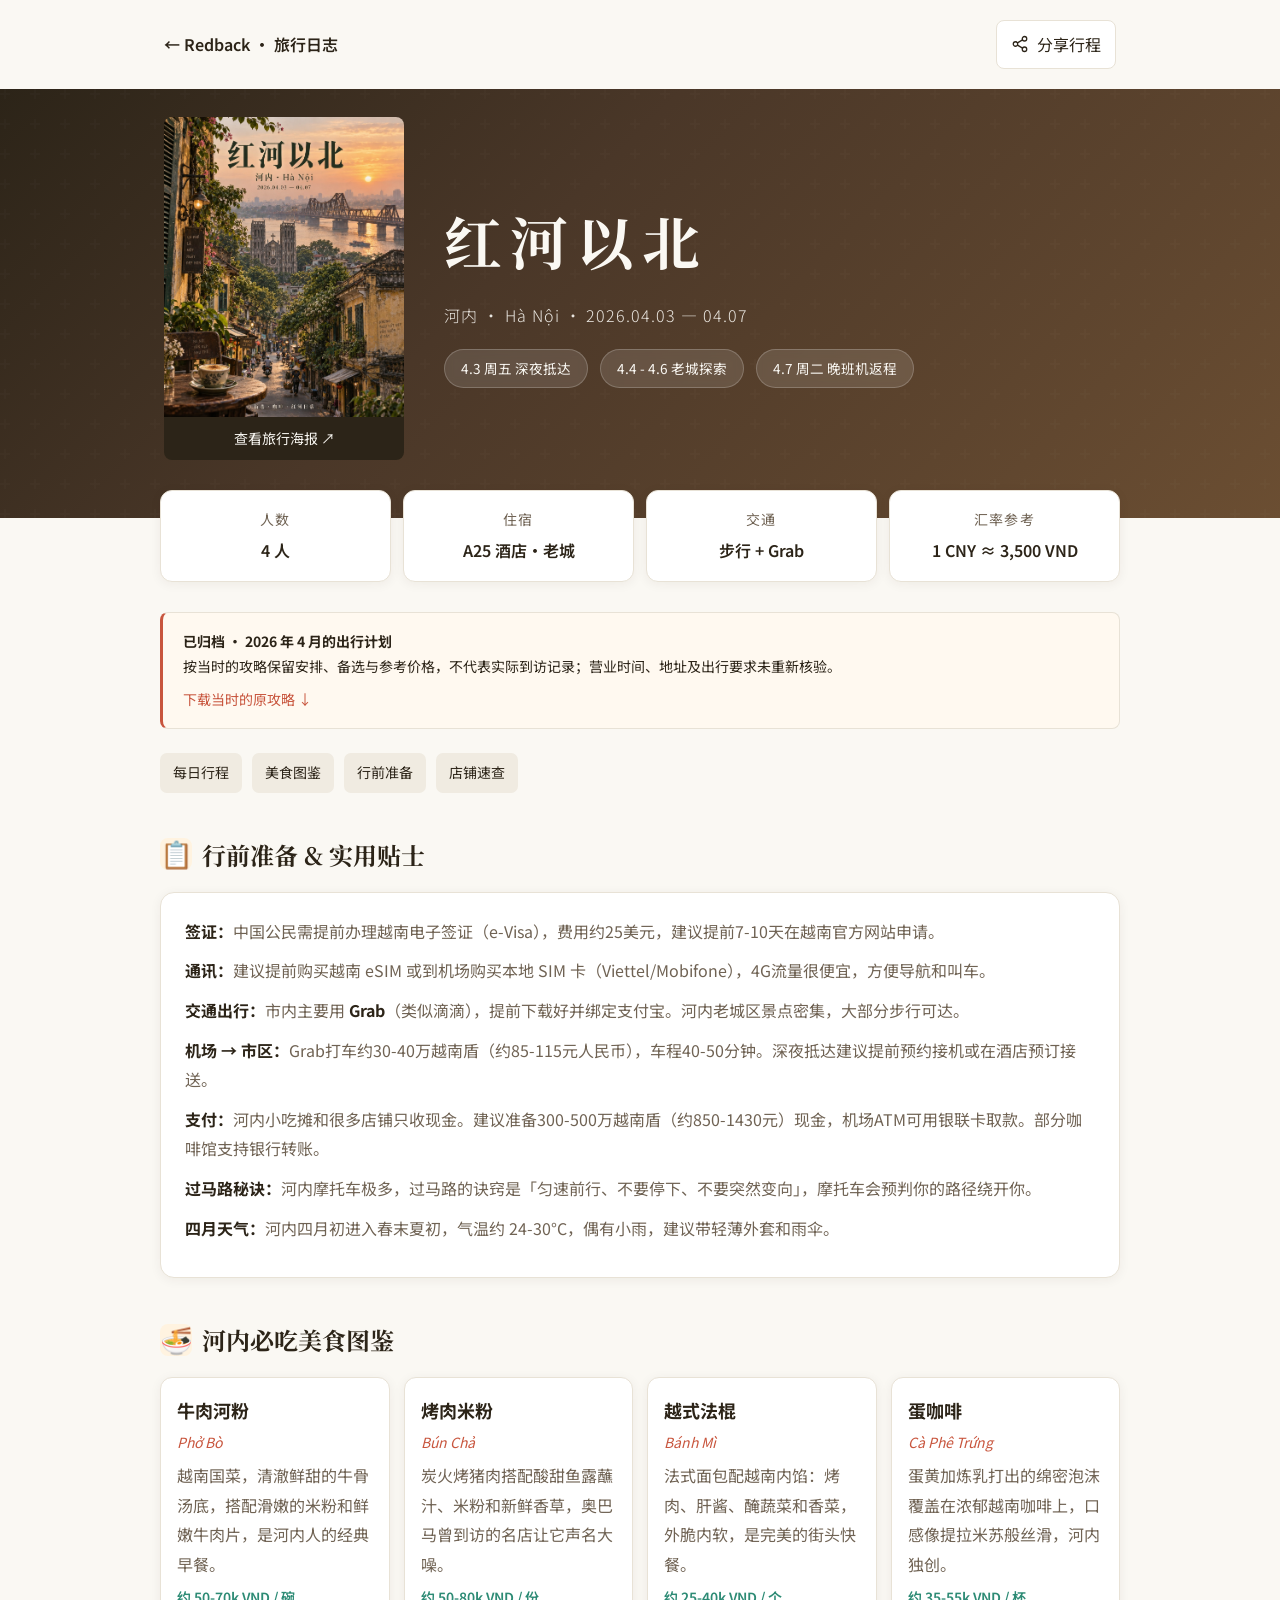
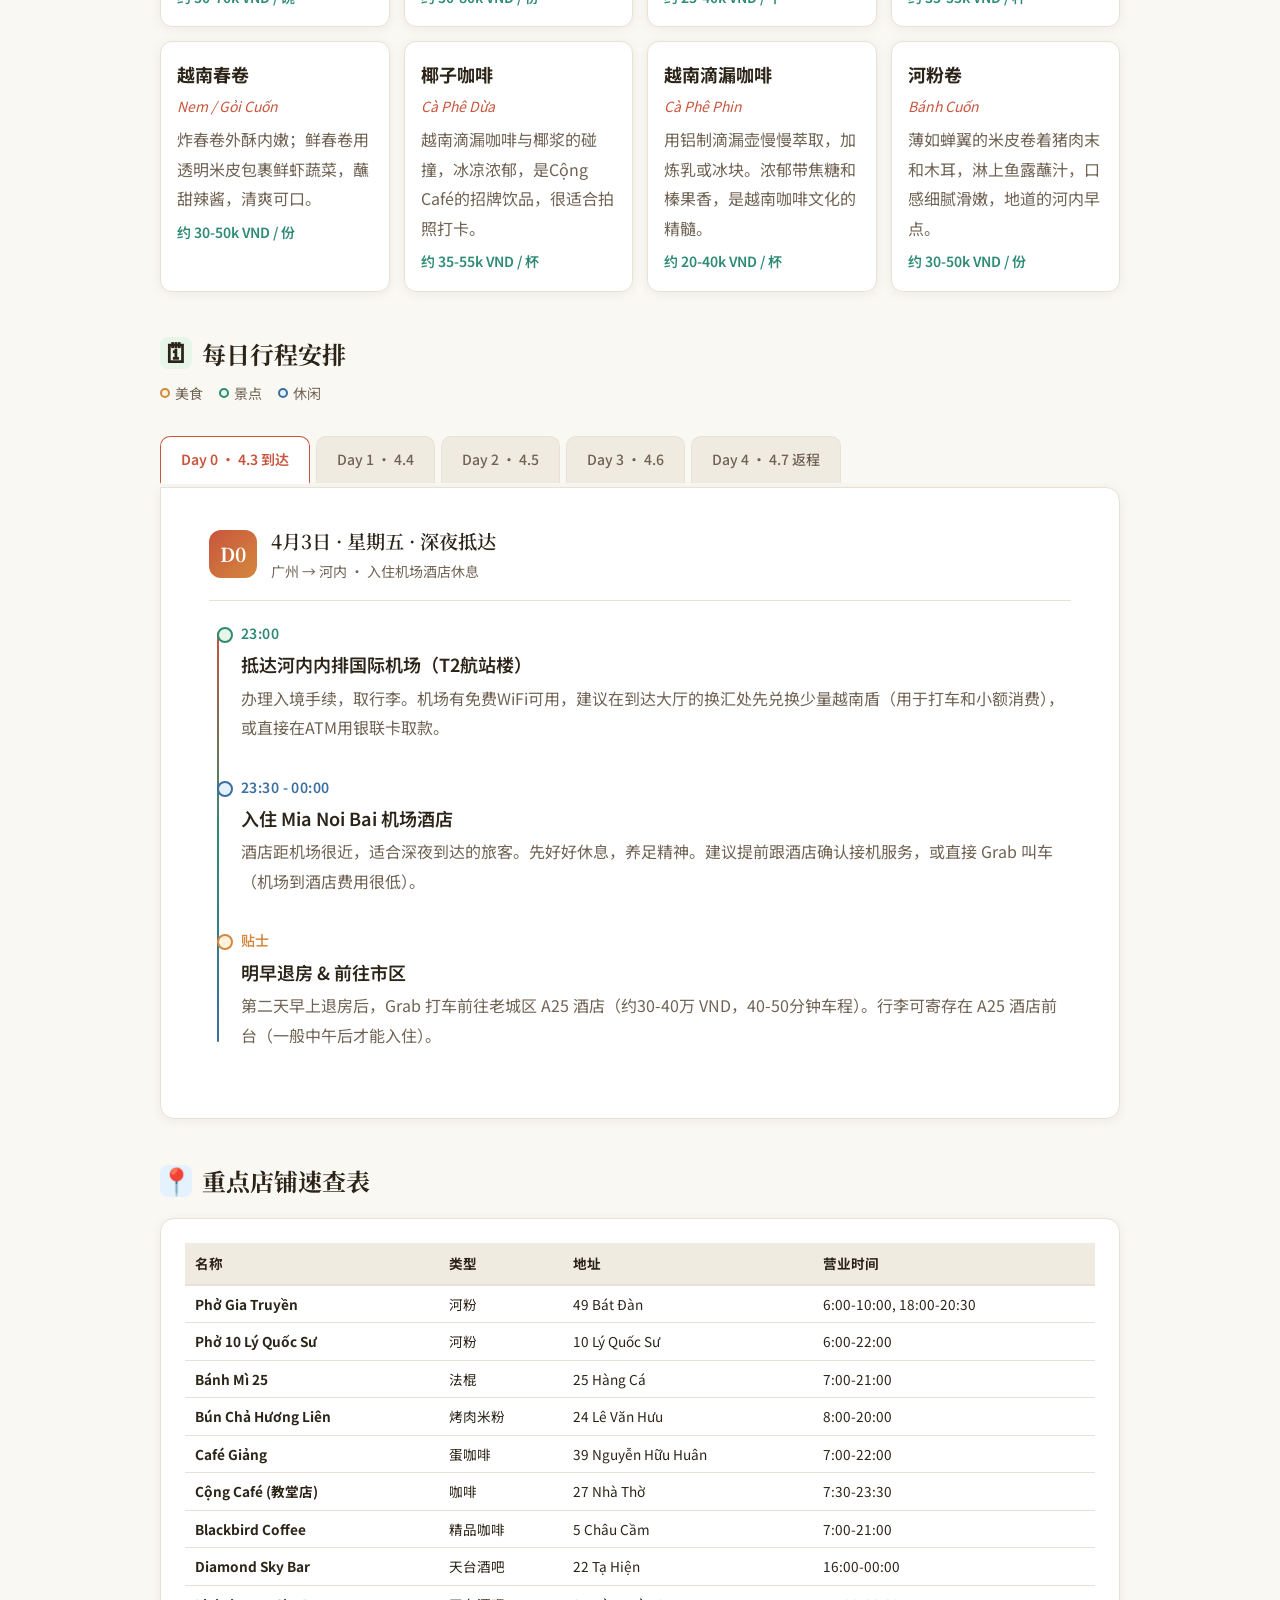
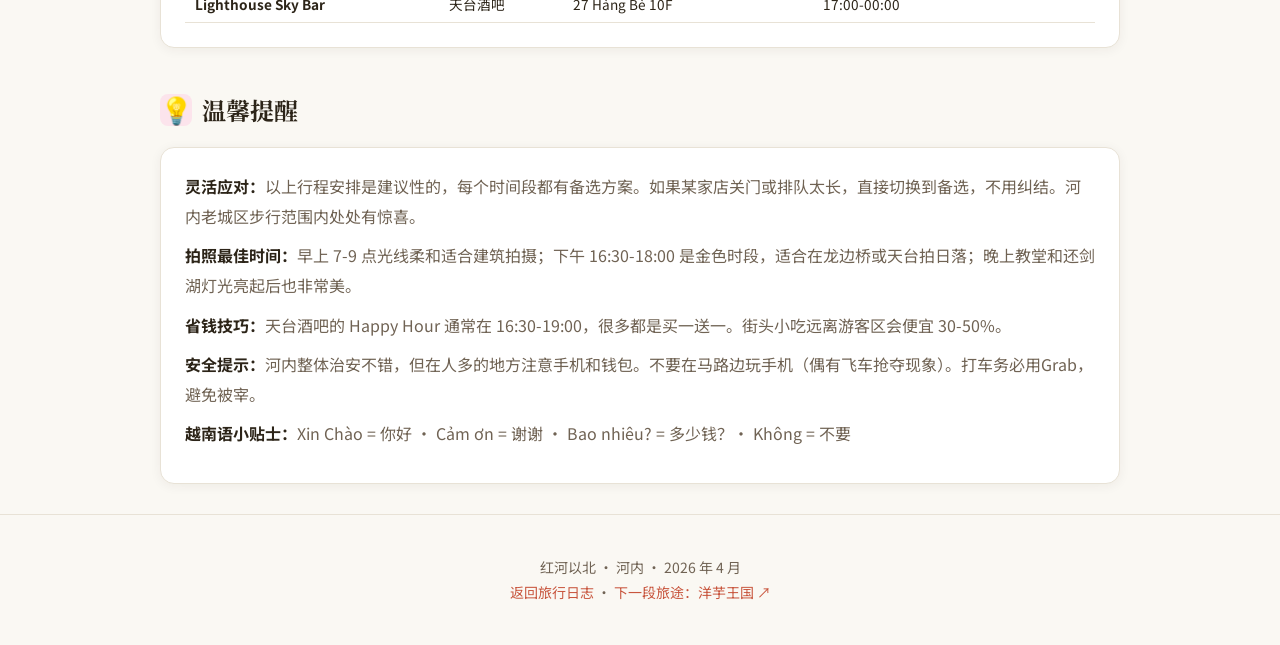
<file: 2026/hanoi/index.html>
<!DOCTYPE html>
<html lang="zh-CN">
<head>
<meta charset="UTF-8">
<meta name="viewport" content="width=device-width, initial-scale=1.0">
<title>红河以北 · 河内 · Redback 旅行日志</title><meta name="description" content="2026年4月3日至7日，四人河内吃喝拍照攻略归档。老城、还剑湖、龙边桥与西湖。">
<link href="https://fonts.googleapis.com/css2?family=Noto+Serif+SC:wght@400;600;700&family=Noto+Sans+SC:wght@300;400;500;600;700&display=swap" rel="stylesheet">
<link rel="stylesheet" href="../../assets/journal.css?v=2">
<noscript><style>.day-content{display:block}</style></noscript><link rel="icon" type="image/svg+xml" href="../../assets/favicon.svg?v=1"></head>
<body><nav class="journal-nav" aria-label="旅行日志"><a href="../../">← Redback · 旅行日志</a><button id="share" class="share-button" type="button"><svg width="18" height="18" viewBox="0 0 24 24" fill="none" stroke="currentColor" stroke-width="1.7" stroke-linecap="round" aria-hidden="true"><circle cx="18" cy="5" r="3"/><circle cx="6" cy="12" r="3"/><circle cx="18" cy="19" r="3"/><path d="m8.6 10.5 6.8-4M8.6 13.5l6.8 4"/></svg>分享行程</button></nav>

<div class="hero hanoi-hero"><div class="hanoi-hero-inner">
<a class="hanoi-poster" href="poster.jpg" target="_blank" rel="noopener"><img src="poster.jpg" alt="红河以北：河内街巷、咖啡与红河日落旅行海报" width="1122" height="1402" fetchpriority="high"><span>查看旅行海报 ↗</span></a><div class="hanoi-hero-copy">
  <h1>红河以北</h1>
  <div class="subtitle">河内 · Hà Nội · 2026.04.03 — 04.07</div>
  <div class="dates">
    <span class="date-chip">4.3 周五 深夜抵达</span>
    <span class="date-chip">4.4 - 4.6 老城探索</span>
    <span class="date-chip">4.7 周二 晚班机返程</span>
  </div>
</div>

</div></div>
<div class="info-bar">
  <div class="info-item">
    <div class="label">人数</div>
    <div class="value">4 人</div>
  </div>
  <div class="info-item">
    <div class="label">住宿</div>
    <div class="value">A25 酒店·老城</div>
  </div>
  <div class="info-item">
    <div class="label">交通</div>
    <div class="value">步行 + Grab</div>
  </div>
  <div class="info-item">
    <div class="label">汇率参考</div>
    <div class="value">1 CNY ≈ 3,500 VND</div>
  </div>
</div>

<main class="container">
<div class="archive-note"><p><strong>已归档 · 2026 年 4 月的出行计划</strong><br>按当时的攻略保留安排、备选与参考价格，不代表实际到访记录；营业时间、地址及出行要求未重新核验。</p><a href="original.html" download="红河以北-河内原始攻略.html">下载当时的原攻略 ↓</a></div>
<nav class="section-nav" aria-label="攻略目录"><a href="#itinerary">每日行程</a><a href="#food">美食图鉴</a><a href="#tips">行前准备</a><a href="#places">店铺速查</a></nav>

  <span id="tips"></span>
  <div class="section-title">
    <span class="icon" style="background:#FFF3E0;">📋</span>
    行前准备 & 实用贴士
  </div>
  <div class="tips-section">
    <p><strong>签证：</strong>中国公民需提前办理越南电子签证（e-Visa），费用约25美元，建议提前7-10天在越南官方网站申请。</p>
    <p><strong>通讯：</strong>建议提前购买越南 eSIM 或到机场购买本地 SIM 卡（Viettel/Mobifone），4G流量很便宜，方便导航和叫车。</p>
    <p><strong>交通出行：</strong>市内主要用 <strong>Grab</strong>（类似滴滴），提前下载好并绑定支付宝。河内老城区景点密集，大部分步行可达。</p>
    <p><strong>机场 → 市区：</strong>Grab打车约30-40万越南盾（约85-115元人民币），车程40-50分钟。深夜抵达建议提前预约接机或在酒店预订接送。</p>
    <p><strong>支付：</strong>河内小吃摊和很多店铺只收现金。建议准备300-500万越南盾（约850-1430元）现金，机场ATM可用银联卡取款。部分咖啡馆支持银行转账。</p>
    <p><strong>过马路秘诀：</strong>河内摩托车极多，过马路的诀窍是「匀速前行、不要停下、不要突然变向」，摩托车会预判你的路径绕开你。</p>
    <p><strong>四月天气：</strong>河内四月初进入春末夏初，气温约 24-30°C，偶有小雨，建议带轻薄外套和雨伞。</p>
  </div>

  <span id="food"></span>
  <div class="section-title">
    <span class="icon" style="background:#FFF3E0;">🍜</span>
    河内必吃美食图鉴
  </div>
  <div class="food-grid">
    <div class="food-card">
      <h4>牛肉河粉</h4>
      <div class="vn-name">Phở Bò</div>
      <p>越南国菜，清澈鲜甜的牛骨汤底，搭配滑嫩的米粉和鲜嫩牛肉片，是河内人的经典早餐。</p>
      <div class="price">约 50-70k VND / 碗</div>
    </div>
    <div class="food-card">
      <h4>烤肉米粉</h4>
      <div class="vn-name">Bún Chả</div>
      <p>炭火烤猪肉搭配酸甜鱼露蘸汁、米粉和新鲜香草，奥巴马曾到访的名店让它声名大噪。</p>
      <div class="price">约 50-80k VND / 份</div>
    </div>
    <div class="food-card">
      <h4>越式法棍</h4>
      <div class="vn-name">Bánh Mì</div>
      <p>法式面包配越南内馅：烤肉、肝酱、醃蔬菜和香菜，外脆内软，是完美的街头快餐。</p>
      <div class="price">约 25-40k VND / 个</div>
    </div>
    <div class="food-card">
      <h4>蛋咖啡</h4>
      <div class="vn-name">Cà Phê Trứng</div>
      <p>蛋黄加炼乳打出的绵密泡沫覆盖在浓郁越南咖啡上，口感像提拉米苏般丝滑，河内独创。</p>
      <div class="price">约 35-55k VND / 杯</div>
    </div>
    <div class="food-card">
      <h4>越南春卷</h4>
      <div class="vn-name">Nem / Gỏi Cuốn</div>
      <p>炸春卷外酥内嫩；鲜春卷用透明米皮包裹鲜虾蔬菜，蘸甜辣酱，清爽可口。</p>
      <div class="price">约 30-50k VND / 份</div>
    </div>
    <div class="food-card">
      <h4>椰子咖啡</h4>
      <div class="vn-name">Cà Phê Dừa</div>
      <p>越南滴漏咖啡与椰浆的碰撞，冰凉浓郁，是Cộng Café的招牌饮品，很适合拍照打卡。</p>
      <div class="price">约 35-55k VND / 杯</div>
    </div>
    <div class="food-card">
      <h4>越南滴漏咖啡</h4>
      <div class="vn-name">Cà Phê Phin</div>
      <p>用铝制滴漏壶慢慢萃取，加炼乳或冰块。浓郁带焦糖和榛果香，是越南咖啡文化的精髓。</p>
      <div class="price">约 20-40k VND / 杯</div>
    </div>
    <div class="food-card">
      <h4>河粉卷</h4>
      <div class="vn-name">Bánh Cuốn</div>
      <p>薄如蝉翼的米皮卷着猪肉末和木耳，淋上鱼露蘸汁，口感细腻滑嫩，地道的河内早点。</p>
      <div class="price">约 30-50k VND / 份</div>
    </div>
  </div>

  <span id="itinerary"></span>
  <div class="section-title">
    <span class="icon" style="background:#E8F5E9;">🗓</span>
    每日行程安排
  </div>

  <div class="legend">
    <span><span class="dot" style="border-color:#D4883E; background:#FFF3E0;"></span> 美食</span>
    <span><span class="dot" style="border-color:#2D8B75; background:#E8F5E9;"></span> 景点</span>
    <span><span class="dot" style="border-color:#3A6FA0; background:#E3F2FD;"></span> 休闲</span>
  </div>

  <div class="day-tabs">
    <button type="button" class="day-tab active" onclick="switchDay(0)" aria-controls="day0">Day 0 · 4.3 到达</button>
    <button type="button" class="day-tab" onclick="switchDay(1)" aria-controls="day1">Day 1 · 4.4</button>
    <button type="button" class="day-tab" onclick="switchDay(2)" aria-controls="day2">Day 2 · 4.5</button>
    <button type="button" class="day-tab" onclick="switchDay(3)" aria-controls="day3">Day 3 · 4.6</button>
    <button type="button" class="day-tab" onclick="switchDay(4)" aria-controls="day4">Day 4 · 4.7 返程</button>
  </div>

  <!-- DAY 0 -->
  <div class="day-content active" id="day0">
    <div class="day-header">
      <div class="day-num">D0</div>
      <div class="day-meta">
        <h3>4月3日 · 星期五 · 深夜抵达</h3>
        <div class="theme">广州 → 河内 · 入住机场酒店休息</div>
      </div>
    </div>
    <div class="timeline">
      <div class="tl-item see">
        <div class="tl-time">23:00</div>
        <div class="tl-title">抵达河内内排国际机场（T2航站楼）</div>
        <div class="tl-desc">办理入境手续，取行李。机场有免费WiFi可用，建议在到达大厅的换汇处先兑换少量越南盾（用于打车和小额消费），或直接在ATM用银联卡取款。</div>
      </div>
      <div class="tl-item chill">
        <div class="tl-time">23:30 - 00:00</div>
        <div class="tl-title">入住 Mia Noi Bai 机场酒店</div>
        <div class="tl-desc">酒店距机场很近，适合深夜到达的旅客。先好好休息，养足精神。建议提前跟酒店确认接机服务，或直接 Grab 叫车（机场到酒店费用很低）。</div>
      </div>
      <div class="tl-item eat">
        <div class="tl-time">贴士</div>
        <div class="tl-title">明早退房 & 前往市区</div>
        <div class="tl-desc">第二天早上退房后，Grab 打车前往老城区 A25 酒店（约30-40万 VND，40-50分钟车程）。行李可寄存在 A25 酒店前台（一般中午后才能入住）。</div>
      </div>
    </div>
  </div>

  <!-- DAY 1 -->
  <div class="day-content" id="day1">
    <div class="day-header">
      <div class="day-num">D1</div>
      <div class="day-meta">
        <h3>4月4日 · 星期六 · 老城核心漫步</h3>
        <div class="theme">关键词：河粉 · 大教堂 · 还剑湖 · 蛋咖啡 · 水上木偶 · 啤酒街</div>
      </div>
    </div>
    <div class="timeline">
      <div class="tl-item eat">
        <div class="tl-time">08:30 - 09:30 早餐</div>
        <div class="tl-title">Phở Gia Truyền Bát Đàn — 老字号牛肉河粉</div>
        <div class="tl-desc">河内最具盛名的牛肉河粉，49 Bát Đàn街。只有三种选择：半熟牛肉、全熟或半熟加牛腩。牛骨熬制的清汤鲜香扑鼻，可加油条一起吃。排队很快，一般5-10分钟。需与陌生人拼桌，体验感满满。</div>
        <div class="tl-tags">
          <span class="tag eat">必吃河粉</span>
          <span class="tag eat">约 60-70k VND</span>
        </div>
        <div class="alt-box">
          <div class="alt-label">备选方案</div>
          <strong>Phở 10 Lý Quốc Sư</strong>（10 Lý Quốc Sư街）— 米其林推荐河粉，营业到晚上10点，排队也快。
          <br><strong>Bánh Cuốn Bà Hoành</strong>（66 Tô Hiến Thành）— 如果想换口味，试试米粉卷早餐。
        </div>
      </div>

      <div class="tl-item see">
        <div class="tl-time">09:45 - 10:30 上午景点</div>
        <div class="tl-title">圣约瑟夫大教堂 (St. Joseph's Cathedral)</div>
        <div class="tl-desc">从河粉店步行约10分钟即到。仿照巴黎圣母院设计的新哥特式建筑，是河内最具代表性的法式地标。教堂前广场是绝佳拍照点，周围咖啡馆和特色小店密集。开放时间 8:00-11:00, 14:00-17:00，免费入内，注意着装。</div>
        <div class="tl-tags">
          <span class="tag photo">热门打卡</span>
          <span class="tag see">免费</span>
          <span class="tag culture">法式建筑</span>
        </div>
      </div>

      <div class="tl-item chill">
        <div class="tl-time">10:30 - 11:15 咖啡时间</div>
        <div class="tl-title">Cộng Café — Nhà Thờ 店（教堂旁）</div>
        <div class="tl-desc">就在大教堂对面，越南知名连锁咖啡馆，军旅复古装修风格。必点「椰子咖啡」，阳台座位可以看到大教堂全景，非常适合拍照。只收现金或银行转账。</div>
        <div class="tl-tags">
          <span class="tag chill">复古打卡</span>
          <span class="tag eat">椰子咖啡</span>
        </div>
        <div class="alt-box">
          <div class="alt-label">备选</div>
          <strong>Blackbird Coffee</strong>（5 Châu Cầm街，步行2分钟）— 质感精品咖啡馆，环境安静有格调，椰子咖啡同样好喝。
        </div>
      </div>

      <div class="tl-item see">
        <div class="tl-time">11:30 - 12:30 漫步</div>
        <div class="tl-title">三十六行街 (Old Quarter) 闲逛</div>
        <div class="tl-desc">从教堂往北走，进入三十六行街区域。每条街过去以不同行业命名（丝绸街、银器街、纸品街等），现在依然保留着密集的手工艺品店和特色小铺。街巷狭窄、摩托穿梭，墙壁涂鸦和殖民时期老建筑适合随手拍。沿路可以淘些越南特色小物件。</div>
        <div class="tl-tags">
          <span class="tag photo">街拍天堂</span>
          <span class="tag culture">人文集市</span>
          <span class="tag see">免费</span>
        </div>
      </div>

      <div class="tl-item eat">
        <div class="tl-time">12:30 - 13:30 午餐</div>
        <div class="tl-title">Bánh Mì 25 — 越式法棍三明治</div>
        <div class="tl-desc">25 Hàng Cá街，老城区最人气的法棍店之一。猪肉、鸡肉、牛肉多种口味可选，还能加芝士和鸡蛋。法棍烤得酥脆，内馅丰富，只收现金！排队快，适合简单解决午餐。</div>
        <div class="tl-tags">
          <span class="tag eat">必吃法棍</span>
          <span class="tag eat">约 25-40k VND</span>
        </div>
        <div class="alt-box">
          <div class="alt-label">备选</div>
          <strong>路边 Bánh Mì 小摊</strong> — 三十六行街到处都有法棍摊位，看到排队多的当地人小摊就放心吃。
        </div>
      </div>

      <div class="tl-item see">
        <div class="tl-time">14:00 - 15:30 下午景点</div>
        <div class="tl-title">还剑湖 (Hoàn Kiếm Lake) & 玉山寺</div>
        <div class="tl-desc">河内市中心的标志性景点。湖水清澈，绿树环湖，红色棲旭桥连接湖心的玉山寺（门票 50k VND）。湖边是当地人散步锻炼的地方，常能遇到穿奥黛拍婚纱照的新人。周六晚上湖边步行街会禁车，非常热闹。</div>
        <div class="tl-tags">
          <span class="tag see">核心地标</span>
          <span class="tag photo">湖景拍照</span>
        </div>
      </div>

      <div class="tl-item chill">
        <div class="tl-time">15:30 - 16:30 下午茶</div>
        <div class="tl-title">Café Giảng — 蛋咖啡发源地</div>
        <div class="tl-desc">39 Nguyễn Hữu Huân街小巷深处，1946年创立，蛋咖啡的鼻祖。咖啡杯放在热水碗里保温，蛋黄泡沫浓厚如奶油甜品，底下是醇厚的越南咖啡。也可以试蛋可可（Egg Cocoa）。巷口不太显眼，跟着人群走就能找到。</div>
        <div class="tl-tags">
          <span class="tag eat">必喝蛋咖啡</span>
          <span class="tag culture">非遗老店</span>
          <span class="tag eat">约 45k VND</span>
        </div>
      </div>

      <div class="tl-item see">
        <div class="tl-time">17:00 - 18:00 傍晚</div>
        <div class="tl-title">升龙水上木偶剧院 (Thang Long Water Puppet Theatre)</div>
        <div class="tl-desc">就在还剑湖北端，越南千年传统艺术，木偶在水面上表演民间故事。每天多场演出，每场约50分钟。建议提前一天到现场买票（前排 200k VND + 语音导览 50k VND），非常适合体验越南文化。强烈推荐！</div>
        <div class="tl-tags">
          <span class="tag culture">千年非遗</span>
          <span class="tag see">200k VND</span>
        </div>
      </div>

      <div class="tl-item eat">
        <div class="tl-time">18:30 - 19:30 晚餐</div>
        <div class="tl-title">老城区街边小店 — 越南春卷 + 烤肉拼盘</div>
        <div class="tl-desc">三十六行街和 Mã Mây 街一带有很多本地小餐馆，找当地人多的店坐下来，点一份炸春卷（Nem Rán）、鲜春卷（Gỏi Cuốn）和烤肉拼盘。记得配一杯越南本地啤酒 Bia Hà Nội。</div>
        <div class="tl-tags">
          <span class="tag eat">春卷 + 烤肉</span>
          <span class="tag eat">Bia Hà Nội</span>
        </div>
      </div>

      <div class="tl-item chill">
        <div class="tl-time">20:00 - 22:00 夜生活</div>
        <div class="tl-title">Tạ Hiện啤酒街 + Diamond Sky Bar 看夜景</div>
        <div class="tl-desc">Tạ Hiện街是河内最热闹的夜生活街道，街边小塑料凳子坐满了世界各地的旅客，一杯啤酒只要 10-15k VND。感受完地面的烟火气后，可以去同一条街上的 <strong>Diamond Sky Bar</strong>（22 Tạ Hiện街顶楼），360°全景俯瞰老城和还剑湖夜景。Happy Hour 16:30-19:00 买一送一。</div>
        <div class="tl-tags">
          <span class="tag chill">夜景天台</span>
          <span class="tag chill">啤酒街</span>
          <span class="tag photo">夜景拍照</span>
        </div>
        <div class="alt-box">
          <div class="alt-label">备选天台酒吧</div>
          <strong>Lighthouse Sky Bar</strong>（27 Hàng Bè街10楼）— 航海主题设计，看红河和老城日落，Happy Hour 17:00-18:30。评分4.9超高口碑。
        </div>
      </div>
    </div>
  </div>

  <!-- DAY 2 -->
  <div class="day-content" id="day2">
    <div class="day-header">
      <div class="day-num">D2</div>
      <div class="day-meta">
        <h3>4月5日 · 星期日 · 历史人文深度游</h3>
        <div class="theme">关键词：文庙 · 烤肉米粉 · 妇女博物馆 · 龙边桥 · 法式区漫步</div>
      </div>
    </div>
    <div class="timeline">
      <div class="tl-item eat">
        <div class="tl-time">08:00 - 09:00 早餐</div>
        <div class="tl-title">酒店附近 Bánh Cuốn 河粉卷店</div>
        <div class="tl-desc">A25酒店在还剑湖西南区域，周边有很多本地早餐摊。找一家 Bánh Cuốn（河粉卷/蒸米粉卷）店，薄如蝉翼的米皮卷着肉末木耳，配鱼露蘸汁，是地道的河内早点。也可以搭配一碗 Phở Gà（鸡肉河粉）。</div>
        <div class="tl-tags">
          <span class="tag eat">河粉卷</span>
          <span class="tag eat">鸡肉河粉</span>
        </div>
      </div>

      <div class="tl-item see">
        <div class="tl-time">09:15 - 10:30 上午景点</div>
        <div class="tl-title">文庙 & 国子监 (Temple of Literature)</div>
        <div class="tl-desc">越南最古老的大学遗址，建于1070年，供奉孔子，是越南崇学传统的象征。五进院落布局精美，82块进士碑记录着古代科举人才。建筑风格兼具中式和越南本土特色，院内古树参天，是拍照和感受历史的绝佳去处。门票 70k VND，建议请讲解。</div>
        <div class="tl-tags">
          <span class="tag culture">千年学府</span>
          <span class="tag photo">古典建筑</span>
          <span class="tag see">70k VND</span>
        </div>
      </div>

      <div class="tl-item eat">
        <div class="tl-time">11:00 - 12:00 午餐</div>
        <div class="tl-title">Bún Chả Hương Liên — 奥巴马烤肉米粉</div>
        <div class="tl-desc">24 Lê Văn Hưu街，因奥巴马2016年到访而闻名全球。炭火烤猪肉香气逼人，蘸汁酸甜鲜辣，搭配米粉和满满一筐新鲜香草。可以直接点「Obama Combo」套餐。四层楼座位不少，排队不算太久。</div>
        <div class="tl-tags">
          <span class="tag eat">必吃烤肉米粉</span>
          <span class="tag eat">Obama Combo</span>
        </div>
        <div class="alt-box">
          <div class="alt-label">备选</div>
          <strong>老城区随机 Bún Chả 小店</strong> — 居民区的小店往往更便宜（约45-50k VND），找当地人多的店准没错。游客区可能要 70-100k VND。
        </div>
      </div>

      <div class="tl-item see">
        <div class="tl-time">13:00 - 14:30 下午景点</div>
        <div class="tl-title">越南妇女博物馆 (Vietnamese Women's Museum)</div>
        <div class="tl-desc">36 Lý Thường Kiệt街，三层楼的博物馆展示越南女性在家庭、社会、文化和战争中的角色与贡献。展览设计精美，有英文标注和语音导览。展品包括传统服饰、婚俗用品和战时遗物，内容丰富又感人，是了解越南文化的绝佳窗口。门票约 40k VND。</div>
        <div class="tl-tags">
          <span class="tag culture">人文博物馆</span>
          <span class="tag see">40k VND</span>
        </div>
        <div class="alt-box">
          <div class="alt-label">备选</div>
          <strong>火炉监狱 (Hỏa Lò Prison / Hanoi Hilton)</strong> — 法国殖民时期的监狱遗址，越战美军战俘关押地，历史感很强。距妇女博物馆步行约10分钟。
        </div>
      </div>

      <div class="tl-item chill">
        <div class="tl-time">14:30 - 15:30 午后咖啡</div>
        <div class="tl-title">Hanoi Social Club — 法式殖民老宅里的咖啡馆</div>
        <div class="tl-desc">位于老城区的一栋法式殖民建筑内，重新装修后成为超有氛围的聚餐咖啡馆。复古时尚的内饰，适合拍照和放松。Brunch和甜点也很不错。到了晚上更加热闹，偶尔有现场音乐表演。</div>
        <div class="tl-tags">
          <span class="tag chill">法式老宅</span>
          <span class="tag photo">氛围打卡</span>
        </div>
      </div>

      <div class="tl-item see">
        <div class="tl-time">16:00 - 17:30 傍晚</div>
        <div class="tl-title">龙边桥 (Long Biên Bridge) — 日落散步</div>
        <div class="tl-desc">建于1899-1902年的钢结构大桥，曾是法属印度支那时期的工程壮举。桥身带着历史的锈迹和斑驳，充满颓废美感。傍晚在桥上散步，看红河日落，远眺河内城市天际线，非常出片。桥下还有热闹的集市和菜场。</div>
        <div class="tl-tags">
          <span class="tag photo">日落绝佳</span>
          <span class="tag culture">百年铁桥</span>
          <span class="tag see">免费</span>
        </div>
      </div>

      <div class="tl-item eat">
        <div class="tl-time">18:00 - 19:00 晚餐</div>
        <div class="tl-title">同春市场 (Đồng Xuân Market) 周边小吃</div>
        <div class="tl-desc">龙边桥附近就是同春市场，河内最大的室内市场。周日傍晚周边更加热闹，可以在市场附近品尝各种街头小吃：炸鱼肉、糯米饭（Xôi）、甘蔗汁（Nước Mía）等。市场本身也可以逛逛，买些手信和纪念品。</div>
        <div class="tl-tags">
          <span class="tag eat">街头小吃集合</span>
          <span class="tag culture">本地集市</span>
        </div>
      </div>

      <div class="tl-item chill">
        <div class="tl-time">19:30 - 21:30 夜晚</div>
        <div class="tl-title">还剑湖周末步行街 + Binh Minh Jazz Club</div>
        <div class="tl-desc">周日晚上还剑湖一带禁止车辆通行，整个区域变成热闹的步行街，有街头艺人表演、气球小贩和散步的人群。如果想深度体验河内夜晚，可以去附近的 <strong>Binh Minh Jazz Club</strong>（1 Tràng Tiền街），越南爵士传奇 Quyen Van Minh 创立，每晚有现场爵士演出，氛围极好。</div>
        <div class="tl-tags">
          <span class="tag chill">爵士之夜</span>
          <span class="tag see">步行街</span>
        </div>
      </div>
    </div>
  </div>

  <!-- DAY 3 -->
  <div class="day-content" id="day3">
    <div class="day-header">
      <div class="day-num">D3</div>
      <div class="day-meta">
        <h3>4月6日 · 星期一 · 西湖人文 & 法式风情</h3>
        <div class="theme">关键词：胡志明陵 · 独柱寺 · 西湖 · 镇国寺 · 法式区 · 天台日落</div>
      </div>
    </div>
    <div class="timeline">
      <div class="tl-item see">
        <div class="tl-time">07:30 - 09:30 早间景点</div>
        <div class="tl-title">胡志明纪念堂 & 独柱寺 & 胡志明故居</div>
        <div class="tl-desc">⚠️ 注意：周一和周五纪念堂闭馆！4月6日是周一，纪念堂不开放。但周边区域和花园、独柱寺、胡志明故居仍可参观。独柱寺建在单根柱子上的莲花形古刹（始建于1049年），造型独特。故居展示胡志明简朴的生活方式。如果时间充裕也可以逛逛胡志明博物馆。</div>
        <div class="tl-tags">
          <span class="tag culture">政治地标</span>
          <span class="tag see">部分需门票</span>
          <span class="tag photo">独柱寺</span>
        </div>
        <div class="alt-box">
          <div class="alt-label">周一闭馆替代方案</div>
          <strong>升龙皇城 (Imperial Citadel of Thăng Long)</strong> — 世界文化遗产，越南古代皇宫遗址。周一也闭馆的话，可以安排其他路线。建议出发前查询最新开放信息。
        </div>
      </div>

      <div class="tl-item eat">
        <div class="tl-time">09:30 - 10:15 早午餐</div>
        <div class="tl-title">巴亭广场附近 Phở 早餐</div>
        <div class="tl-desc">巴亭广场附近有不少本地河粉小店。也可以品尝 Bún Riêu（番茄蟹膏汤米粉）或 Bún Ốc（螺蛳米粉），这两种是河内特色但常被游客忽略的美食。</div>
        <div class="tl-tags">
          <span class="tag eat">螺蛳粉 / 蟹膏粉</span>
        </div>
      </div>

      <div class="tl-item see">
        <div class="tl-time">10:30 - 12:00 上午</div>
        <div class="tl-title">西湖 (Tây Hồ) & 镇国寺 (Trấn Quốc Pagoda)</div>
        <div class="tl-desc">从巴亭区域 Grab 到西湖只需几分钟。西湖是河内最大的湖泊，沿岸有不少寺庙和咖啡馆。镇国寺是河内最古老的佛寺（约1500年历史），位于西湖小岛上，红墙金顶映着湖水，非常上镜。上午光线柔和，拍照效果最佳。</div>
        <div class="tl-tags">
          <span class="tag photo">古寺湖景</span>
          <span class="tag culture">千年佛寺</span>
          <span class="tag see">免费</span>
        </div>
      </div>

      <div class="tl-item eat">
        <div class="tl-time">12:00 - 13:00 午餐</div>
        <div class="tl-title">西湖周边越南菜餐厅</div>
        <div class="tl-desc">西湖一带是河内的国际化区域，有不少品质不错的越南菜餐厅和特色小店。可以尝试越南火锅（Lẩu）或者 Chả Cá（河内特色煎鱼配米粉，用莳萝和姜黄调味）。Chả Cá Thăng Long 是比较受好评的一家。</div>
        <div class="tl-tags">
          <span class="tag eat">河内煎鱼</span>
          <span class="tag eat">越南火锅</span>
        </div>
      </div>

      <div class="tl-item chill">
        <div class="tl-time">13:30 - 14:30 午后</div>
        <div class="tl-title">Trill Rooftop Cafe — 26楼高空咖啡</div>
        <div class="tl-desc">位于 39 Đinh Tiên Hoàng（还剑湖附近），26楼的露天咖啡馆，被称为河内风最大的咖啡店。有游泳池、花园和多个主题区域，每个角落都适合拍照打卡。饮品丰富，价格约 20-50k VND，性价比很高。</div>
        <div class="tl-tags">
          <span class="tag photo">高空打卡</span>
          <span class="tag chill">露天花园</span>
        </div>
      </div>

      <div class="tl-item see">
        <div class="tl-time">15:00 - 16:30 下午</div>
        <div class="tl-title">法式区 (French Quarter) 建筑漫步</div>
        <div class="tl-desc">从还剑湖往南走，进入法式区。沿途可以看到河内歌剧院（仿巴黎歌剧院，奶油色外观非常美）、河内索菲特传奇大都会酒店（百年历史的殖民地酒店）、还有各种法式风格的黄色建筑和林荫大道。这一带是感受河内东西方文化交融的最佳区域。</div>
        <div class="tl-tags">
          <span class="tag photo">法式建筑群</span>
          <span class="tag culture">殖民历史</span>
          <span class="tag see">免费漫步</span>
        </div>
      </div>

      <div class="tl-item chill">
        <div class="tl-time">17:00 - 18:30 日落</div>
        <div class="tl-title">Lighthouse Sky Bar — 红河日落鸡尾酒</div>
        <div class="tl-desc">27 Hàng Bè街 La Siesta Premium Hotel 10楼。航海主题设计，三层露天甲板，俯瞰红河和老城区。Google评分 4.9，河内最高口碑天台酒吧之一。17:00-18:30 Happy Hour 特价鸡尾酒，推荐在日落时分来，看天空变成粉金色。招牌 Hanoi Mule 和 Lychee Martini 都值得试。</div>
        <div class="tl-tags">
          <span class="tag photo">日落天台</span>
          <span class="tag chill">4.9高分</span>
          <span class="tag chill">Happy Hour</span>
        </div>
      </div>

      <div class="tl-item eat">
        <div class="tl-time">19:00 - 20:30 晚餐</div>
        <div class="tl-title">越南餐厅正式晚餐</div>
        <div class="tl-desc">最后一个完整的晚上，可以去一家环境好一点的越南餐厅，把没吃到的特色菜补齐：越南煎饼（Bánh Xèo）、莲藕沙拉、越式烤肉串等。Chim Sáo（位于 Ngõ Huế 胡同）是一家有特色的小餐馆，坐在地板上用餐，很有本土氛围。</div>
        <div class="tl-tags">
          <span class="tag eat">越南煎饼</span>
          <span class="tag eat">正式晚餐</span>
        </div>
      </div>

      <div class="tl-item chill">
        <div class="tl-time">21:00 - 22:30 夜晚</div>
        <div class="tl-title">老城区夜间漫步 + 小酒馆</div>
        <div class="tl-desc">最后的河内之夜，可以沿着 Mã Mây 街和 Hàng Buồm 街悠闲散步，享受夜间的市井烟火气。如果想安静喝一杯，<strong>The Alchemist</strong>（隐藏在老城区小巷的鸡尾酒吧，欧式复古风格）和 <strong>Polite & Co</strong>（5B Hàng Đào，灵感来自越南神话的创意鸡尾酒）都是不错的选择。</div>
        <div class="tl-tags">
          <span class="tag chill">隐藏酒吧</span>
          <span class="tag chill">夜间漫步</span>
        </div>
      </div>
    </div>
  </div>

  <!-- DAY 4 -->
  <div class="day-content" id="day4">
    <div class="day-header">
      <div class="day-num">D4</div>
      <div class="day-meta">
        <h3>4月7日 · 星期二 · 慢节奏收尾 & 返程</h3>
        <div class="theme">关键词：睡到自然醒 · 补打卡 · 买手信 · 最后一碗粉 · 晚班机回广州</div>
      </div>
    </div>
    <div class="timeline">
      <div class="tl-item eat">
        <div class="tl-time">09:00 - 10:00 早午餐</div>
        <div class="tl-title">最后一碗越南粉 / 想吃什么吃什么</div>
        <div class="tl-desc">睡到自然醒！最后一天的早餐，可以重温最爱的那家河粉，或者去没来得及尝的店。Phở Thìn（13 Lò Đúc街）的炒牛肉河粉风味独特，跟传统清汤河粉完全不同，值得一试。也可以再来一个法棍或一杯蛋咖啡。</div>
        <div class="tl-tags">
          <span class="tag eat">最后的河粉</span>
          <span class="tag eat">补遗早餐</span>
        </div>
      </div>

      <div class="tl-item see">
        <div class="tl-time">10:30 - 12:30 上午</div>
        <div class="tl-title">自由活动 — 补打卡或逛店买手信</div>
        <div class="tl-desc">几个推荐选项：① 回三十六行街采购手信（G7咖啡、腰果、越南特色工艺品，超市买比景区便宜很多）② 去之前没逛到的特色小店或咖啡馆 ③ <strong>Tranquil Books & Coffee</strong>（书虫咖啡馆，环境安静治愈）④ 越南民族学博物馆（距市区稍远，Grab约15分钟，展览非常棒，时间充裕的话很推荐）</div>
        <div class="tl-tags">
          <span class="tag see">买手信</span>
          <span class="tag chill">咖啡馆</span>
        </div>
      </div>

      <div class="tl-item eat">
        <div class="tl-time">12:30 - 13:30 午餐</div>
        <div class="tl-title">最后的越南大餐</div>
        <div class="tl-desc">把想吃但没吃的都安排上！推荐尝试越南甜品 Chè（各种甜汤，有绿豆、芋头、椰奶等口味）作为甜蜜的收尾。</div>
        <div class="tl-tags">
          <span class="tag eat">越南甜品 Chè</span>
        </div>
      </div>

      <div class="tl-item chill">
        <div class="tl-time">14:00 - 15:00</div>
        <div class="tl-title">回酒店收拾行李 & 退房</div>
        <div class="tl-desc">整理行李，确认机票信息。如果还有时间，可以在酒店附近再散散步，最后感受一下河内街头的气息。</div>
      </div>

      <div class="tl-item chill">
        <div class="tl-time">15:00 - 17:00 下午</div>
        <div class="tl-title">还剑湖告别漫步 / Highland Coffee</div>
        <div class="tl-desc">行李可以先寄存在酒店。轻装去还剑湖做最后的告别散步。还剑湖旁的 Highland Coffee（3楼露台座位可以远眺老城区和湖景），点一杯越南滴漏咖啡，安静地回味这几天的旅程。</div>
        <div class="tl-tags">
          <span class="tag chill">告别散步</span>
          <span class="tag chill">最后一杯咖啡</span>
        </div>
      </div>

      <div class="tl-item see">
        <div class="tl-time">18:00 - 18:30</div>
        <div class="tl-title">从酒店出发前往机场</div>
        <div class="tl-desc">⚠️ 飞机 22:30，建议至少提前 3.5 小时出发！河内到机场40-50分钟车程，但高峰期可能堵车。Grab 打车约 30-40万 VND。建议 18:00 前出发，预留充足时间。</div>
        <div class="tl-tags">
          <span class="tag see">提前出发</span>
        </div>
      </div>

      <div class="tl-item see">
        <div class="tl-time">19:00 - 22:30</div>
        <div class="tl-title">内排国际机场 → 广州</div>
        <div class="tl-desc">到达机场后办理值机、托运和出境手续。机场免税店可以最后补购越南咖啡和特产（但价格比市区贵不少）。安检后可以在机场咖啡厅坐坐，回味这趟河内之旅。</div>
      </div>
    </div>
  </div>

  <span id="places"></span>
  <div class="section-title">
    <span class="icon" style="background:#E3F2FD;">📍</span>
    重点店铺速查表
  </div>
  <div class="tips-section" style="overflow-x:auto;">
    <table style="width:100%; font-size:0.85em; border-collapse:collapse;">
      <tr style="background:var(--tag-bg);">
        <th style="padding:8px 10px; text-align:left; border-bottom:2px solid var(--border);">名称</th>
        <th style="padding:8px 10px; text-align:left; border-bottom:2px solid var(--border);">类型</th>
        <th style="padding:8px 10px; text-align:left; border-bottom:2px solid var(--border);">地址</th>
        <th style="padding:8px 10px; text-align:left; border-bottom:2px solid var(--border);">营业时间</th>
      </tr>
      <tr><td style="padding:6px 10px; border-bottom:1px solid var(--border);"><strong>Phở Gia Truyền</strong></td><td style="padding:6px 10px; border-bottom:1px solid var(--border);">河粉</td><td style="padding:6px 10px; border-bottom:1px solid var(--border);">49 Bát Đàn</td><td style="padding:6px 10px; border-bottom:1px solid var(--border);">6:00-10:00, 18:00-20:30</td></tr>
      <tr><td style="padding:6px 10px; border-bottom:1px solid var(--border);"><strong>Phở 10 Lý Quốc Sư</strong></td><td style="padding:6px 10px; border-bottom:1px solid var(--border);">河粉</td><td style="padding:6px 10px; border-bottom:1px solid var(--border);">10 Lý Quốc Sư</td><td style="padding:6px 10px; border-bottom:1px solid var(--border);">6:00-22:00</td></tr>
      <tr><td style="padding:6px 10px; border-bottom:1px solid var(--border);"><strong>Bánh Mì 25</strong></td><td style="padding:6px 10px; border-bottom:1px solid var(--border);">法棍</td><td style="padding:6px 10px; border-bottom:1px solid var(--border);">25 Hàng Cá</td><td style="padding:6px 10px; border-bottom:1px solid var(--border);">7:00-21:00</td></tr>
      <tr><td style="padding:6px 10px; border-bottom:1px solid var(--border);"><strong>Bún Chả Hương Liên</strong></td><td style="padding:6px 10px; border-bottom:1px solid var(--border);">烤肉米粉</td><td style="padding:6px 10px; border-bottom:1px solid var(--border);">24 Lê Văn Hưu</td><td style="padding:6px 10px; border-bottom:1px solid var(--border);">8:00-20:00</td></tr>
      <tr><td style="padding:6px 10px; border-bottom:1px solid var(--border);"><strong>Café Giảng</strong></td><td style="padding:6px 10px; border-bottom:1px solid var(--border);">蛋咖啡</td><td style="padding:6px 10px; border-bottom:1px solid var(--border);">39 Nguyễn Hữu Huân</td><td style="padding:6px 10px; border-bottom:1px solid var(--border);">7:00-22:00</td></tr>
      <tr><td style="padding:6px 10px; border-bottom:1px solid var(--border);"><strong>Cộng Café (教堂店)</strong></td><td style="padding:6px 10px; border-bottom:1px solid var(--border);">咖啡</td><td style="padding:6px 10px; border-bottom:1px solid var(--border);">27 Nhà Thờ</td><td style="padding:6px 10px; border-bottom:1px solid var(--border);">7:30-23:30</td></tr>
      <tr><td style="padding:6px 10px; border-bottom:1px solid var(--border);"><strong>Blackbird Coffee</strong></td><td style="padding:6px 10px; border-bottom:1px solid var(--border);">精品咖啡</td><td style="padding:6px 10px; border-bottom:1px solid var(--border);">5 Châu Cầm</td><td style="padding:6px 10px; border-bottom:1px solid var(--border);">7:00-21:00</td></tr>
      <tr><td style="padding:6px 10px; border-bottom:1px solid var(--border);"><strong>Diamond Sky Bar</strong></td><td style="padding:6px 10px; border-bottom:1px solid var(--border);">天台酒吧</td><td style="padding:6px 10px; border-bottom:1px solid var(--border);">22 Tạ Hiện</td><td style="padding:6px 10px; border-bottom:1px solid var(--border);">16:00-00:00</td></tr>
      <tr><td style="padding:6px 10px; border-bottom:1px solid var(--border);"><strong>Lighthouse Sky Bar</strong></td><td style="padding:6px 10px; border-bottom:1px solid var(--border);">天台酒吧</td><td style="padding:6px 10px; border-bottom:1px solid var(--border);">27 Hàng Bè 10F</td><td style="padding:6px 10px; border-bottom:1px solid var(--border);">17:00-00:00</td></tr>
    </table>
  </div>

  <div class="section-title">
    <span class="icon" style="background:#FCE4EC;">💡</span>
    温馨提醒
  </div>
  <div class="tips-section">
    <p><strong>灵活应对：</strong>以上行程安排是建议性的，每个时间段都有备选方案。如果某家店关门或排队太长，直接切换到备选，不用纠结。河内老城区步行范围内处处有惊喜。</p>
    <p><strong>拍照最佳时间：</strong>早上 7-9 点光线柔和适合建筑拍摄；下午 16:30-18:00 是金色时段，适合在龙边桥或天台拍日落；晚上教堂和还剑湖灯光亮起后也非常美。</p>
    <p><strong>省钱技巧：</strong>天台酒吧的 Happy Hour 通常在 16:30-19:00，很多都是买一送一。街头小吃远离游客区会便宜 30-50%。</p>
    <p><strong>安全提示：</strong>河内整体治安不错，但在人多的地方注意手机和钱包。不要在马路边玩手机（偶有飞车抢夺现象）。打车务必用Grab，避免被宰。</p>
    <p><strong>越南语小贴士：</strong>Xin Chào = 你好 · Cảm ơn = 谢谢 · Bao nhiêu? = 多少钱？· Không = 不要</p>
  </div>

</main>

<footer>
  红河以北 · 河内 · 2026 年 4 月<br><a href="../../">返回旅行日志</a> · <a href="../guiyang/">下一段旅途：洋芋王国 ↗</a>
</footer>

<p id="toast" role="status" aria-live="polite"></p><script>
function switchDay(idx, updateHash=true) {
 document.querySelectorAll('.day-tab').forEach((t,i)=>{t.classList.toggle('active',i===idx);t.setAttribute('aria-pressed',String(i===idx));});
 document.querySelectorAll('.day-content').forEach((c,i)=>c.classList.toggle('active',i===idx));
 if(updateHash)history.replaceState(null,'','#day'+idx);
}
const initial=location.hash.match(/^#day([0-4])$/);switchDay(initial?Number(initial[1]):0,false);
document.getElementById('share').onclick=async()=>{const url=location.origin+location.pathname;try{await navigator.clipboard.writeText(url);const t=document.getElementById('toast');t.textContent='链接已复制，可以粘贴给朋友';t.style.display='block';setTimeout(()=>t.style.display='none',4000)}catch(e){prompt('请复制下方行程链接',url)}};
</script>
</body>
</html>
</file>
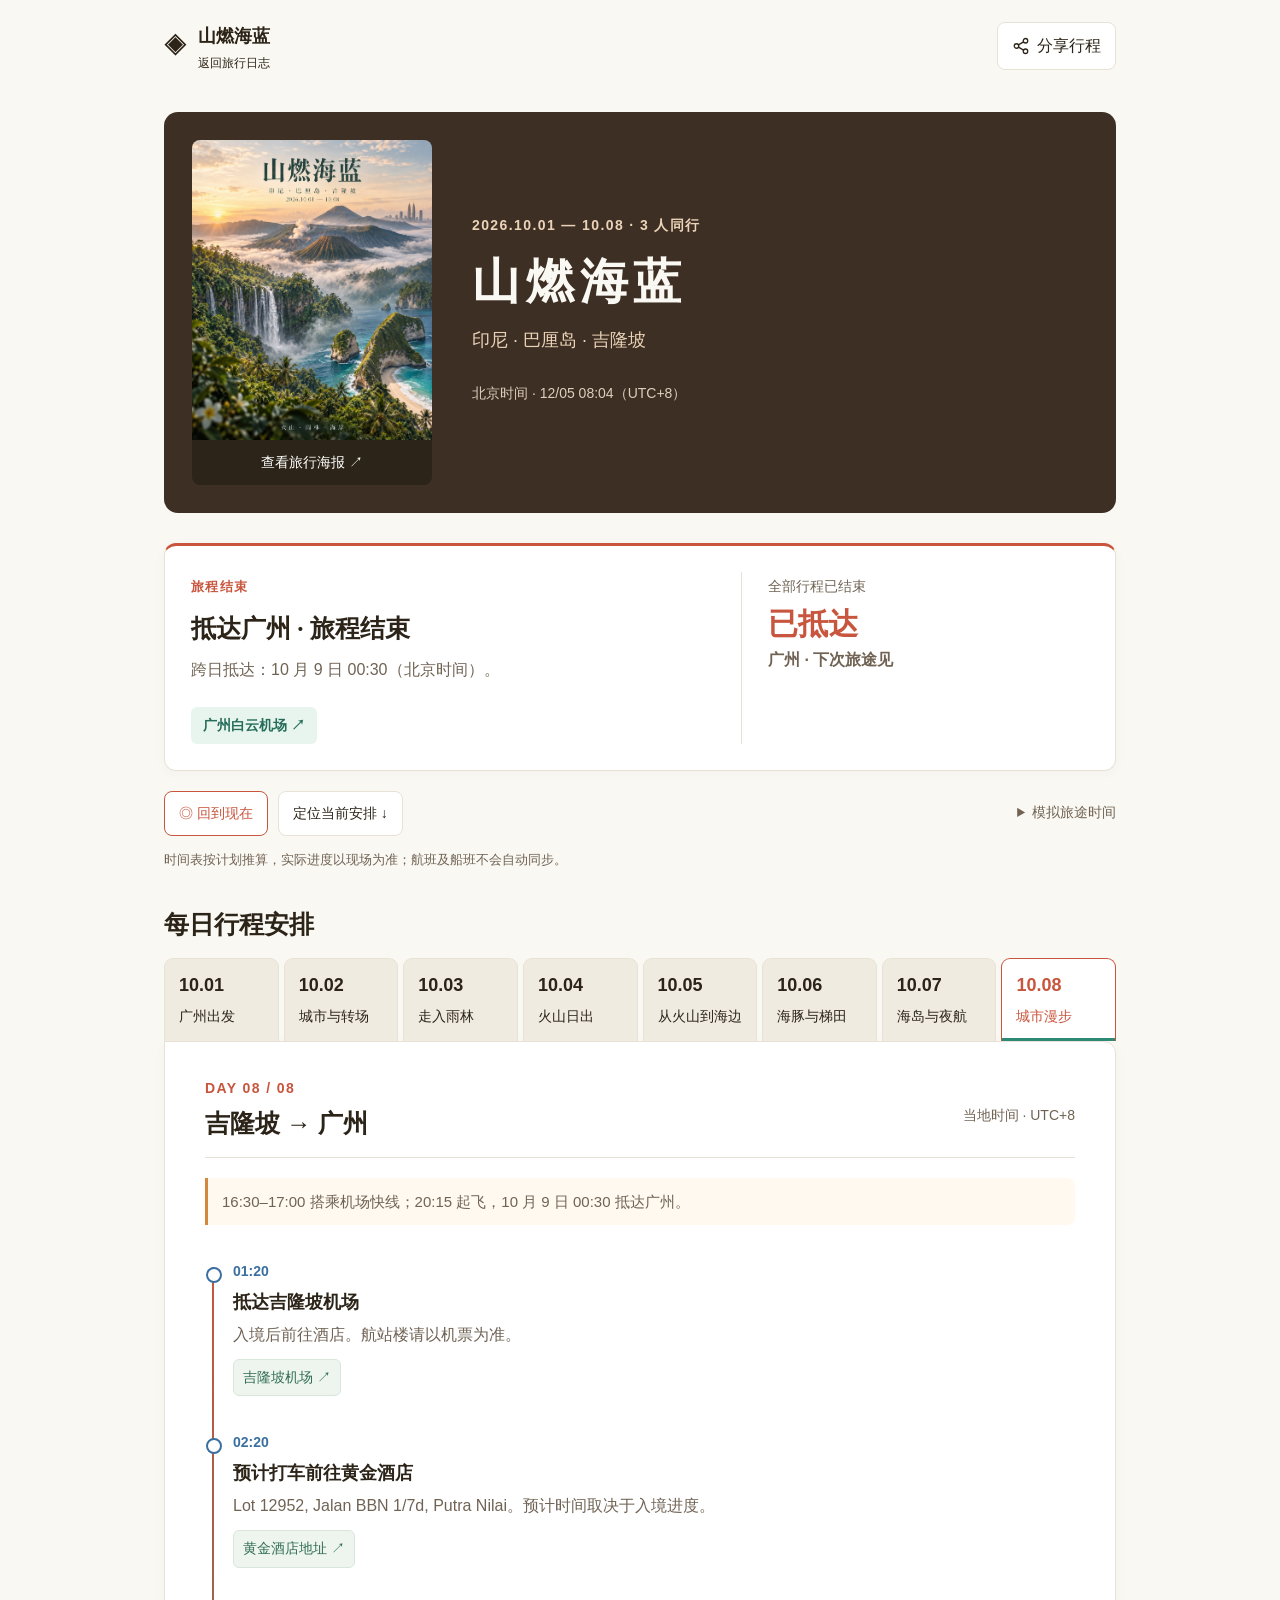
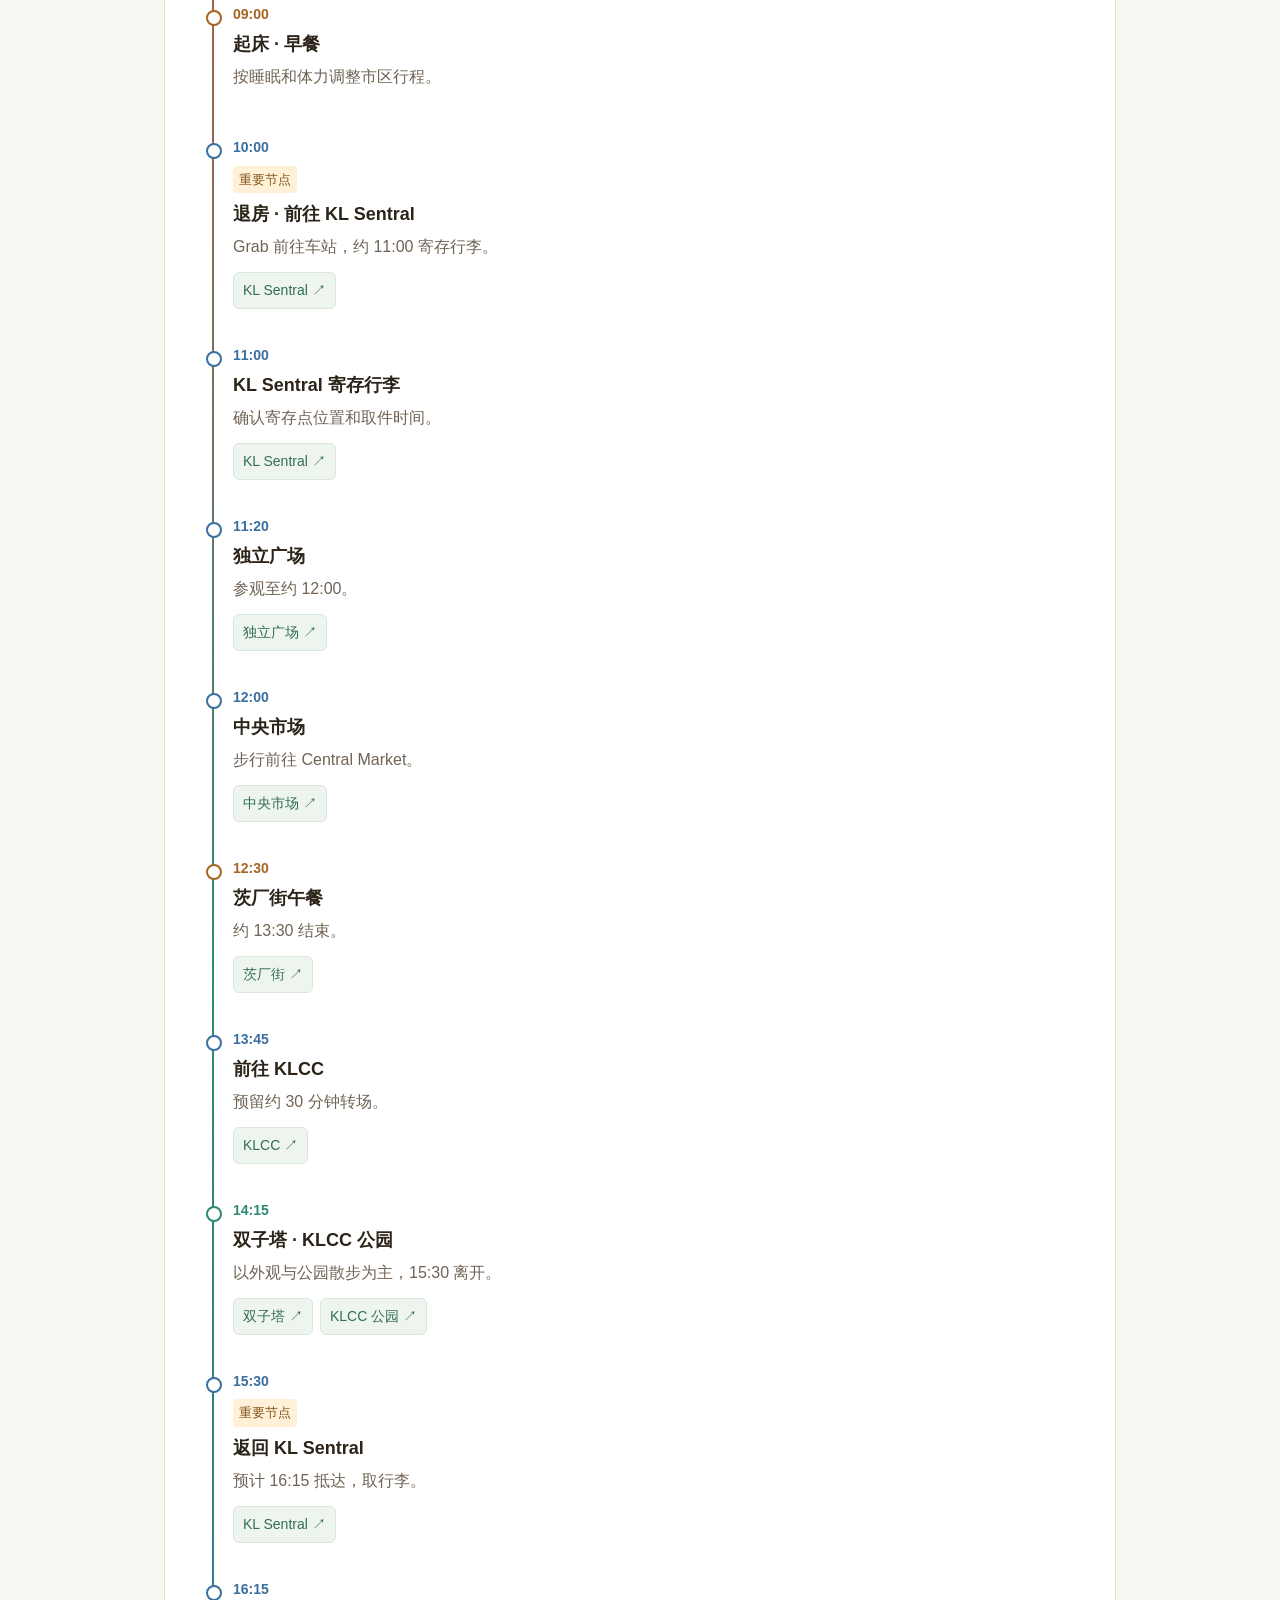
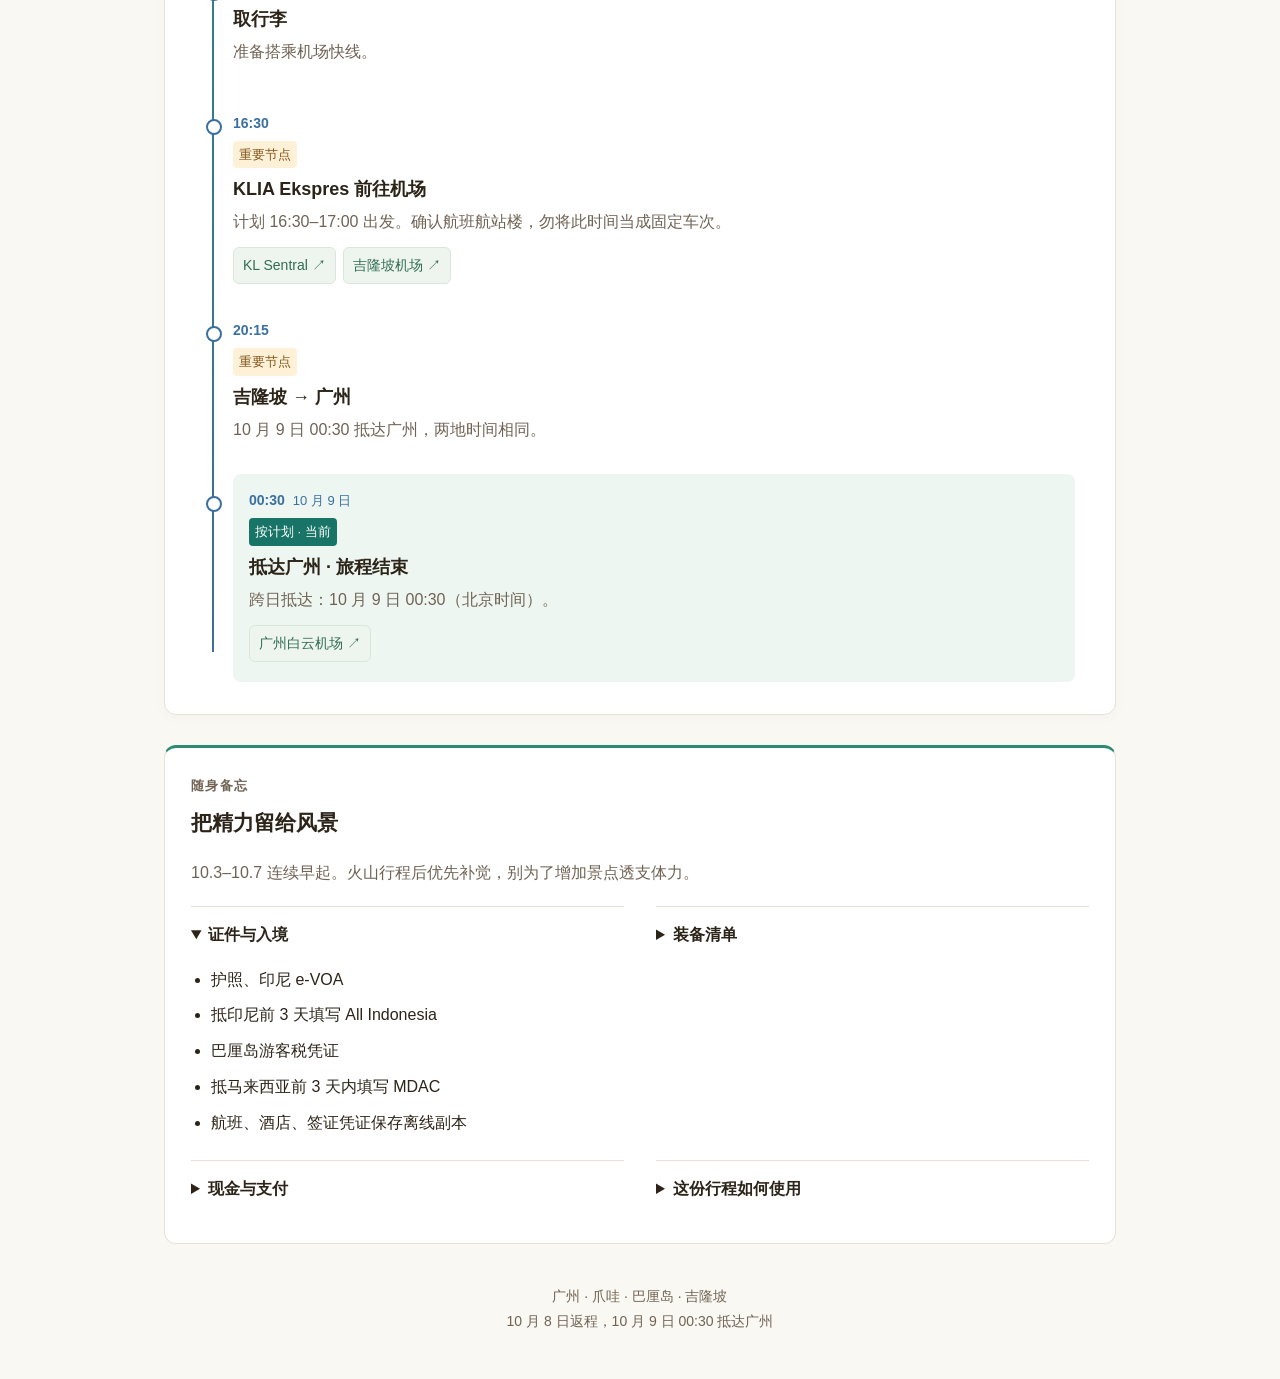
<file: 2026/indonesia/index.html>
<!doctype html><html lang="zh-CN"><head><meta charset="UTF-8"><meta name="viewport" content="width=device-width, initial-scale=1"><meta name="theme-color" content="#a94632"><title>山燃海蓝 · 印尼旅行助手</title><meta name="description" content="2026.10.1–10.8 印尼、巴厘岛、吉隆坡三人旅行。实时行程、下一站倒计时和地图导航。"><link rel="stylesheet" href="style.css?v=3"><link rel="stylesheet" href="reading.css?v=1"><script src="data.js" defer></script><script src="app.js?v=5" defer></script><link rel="icon" type="image/svg+xml" href="../../assets/favicon.svg?v=1"></head><body>
<header><a class="brand" href="../../">◈ <span>山燃海蓝<small>返回旅行日志</small></span></a><button id="share" type="button" style="display:inline-flex;align-items:center;gap:7px;white-space:nowrap"><svg width="18" height="18" viewBox="0 0 24 24" fill="none" stroke="currentColor" stroke-width="1.7" stroke-linecap="round" stroke-linejoin="round" aria-hidden="true"><circle cx="18" cy="5" r="3"/><circle cx="6" cy="12" r="3"/><circle cx="18" cy="19" r="3"/><path d="m8.6 10.5 6.8-4M8.6 13.5l6.8 4"/></svg><span>分享行程</span></button></header><main>
<div class="trip-hero"><a class="poster" href="poster-v3.jpg" target="_blank" rel="noopener"><img src="poster-v3.jpg" alt="山燃海蓝：印尼、巴厘岛与吉隆坡旅行海报" width="1122" height="1402" loading="lazy"><span>查看旅行海报 ↗</span></a><div class="intro"><div><span class="eyebrow">2026.10.01 — 10.08 · 3 人同行</span><h1>山燃海蓝</h1><p class="trip-subtitle">印尼 · 巴厘岛 · 吉隆坡</p></div><p id="clock"></p></div>
</div><section class="now" aria-label="当前与下一步"><div><span class="eyebrow" id="mode">实时行程</span><h2 id="currentTitle">正在读取行程…</h2><p id="currentNote"></p><div id="currentLink"></div></div><div class="countbox"><span id="nextLabel">下个重要时间点</span><strong id="countdown">—</strong><p id="nextTitle"></p><span id="nextTime"></span></div></section>
<div class="toolbar"><button class="active" id="live">◎ 回到现在</button><button id="jump">定位当前安排 ↓</button><details class="simulate"><summary>模拟旅途时间</summary><div><label for="simTime">以北京时间 / 巴厘岛时间输入</label><input type="datetime-local" id="simTime" value="2026-10-04T04:00"><button id="simulate">预览此刻</button></div></details></div><p class="disclaimer" id="status">时间表按计划推算，实际进度以现场为准；航班及船班不会自动同步。</p>
<h2 class="section-title">每日行程安排</h2><nav id="days" aria-label="选择旅行日期"></nav>
<div class="columns"><section class="schedule"><div class="dayheading"><div><span class="eyebrow" id="dayNum"></span><h2 id="dayTitle"></h2></div><span id="timezone"></span></div><div id="dayNotice"></div><div id="timeline"></div></section>
<aside id="memo"><section class="panel"><span class="eyebrow">随身备忘</span><h3>把精力留给风景</h3><p>10.3–10.7 连续早起。火山行程后优先补觉，别为了增加景点透支体力。</p><details open><summary>证件与入境</summary><ul><li>护照、印尼 e-VOA</li><li>抵印尼前 3 天填写 All Indonesia</li><li>巴厘岛游客税凭证</li><li>抵马来西亚前 3 天内填写 MDAC</li><li>航班、酒店、签证凭证保存离线副本</li></ul></details><details><summary>装备清单</summary><ul><li>冲锋衣、轻薄保暖层、抓地力好的鞋</li><li>雨衣、手机防水袋、相机防水、背包干袋</li><li>N95；宜珍防毒面具由团方准备</li><li>防晒、驱蚊液、晕船药、洗漱用品</li><li>充电宝、备用线、万能转换插头</li></ul></details><details><summary>现金与支付</summary><p>3 人共同准备约 500 万 IDR、300 RM，分散携带。正规商家优先 Visa / Mastercard，结算选择当地货币 IDR / MYR。</p></details><details><summary>这份行程如何使用</summary><p>打开网页会按当前时间选中当天。日期按钮只切换浏览日期；模拟模式会改变上方行程与倒计时，点击“回到现在”恢复。</p><p>所有时间均已处理时区。地图链接按地点名称检索，请在 Google Maps 核对分店、入口和集合点。定位当前安排不需要获取你的 GPS。</p><p>本页按你提供的攻略整理，入境要求和班次未作实时核验。</p></details></section></aside></div><footer>广州 · 爪哇 · 巴厘岛 · 吉隆坡<br><span>10 月 8 日返程，10 月 9 日 00:30 抵达广州</span></footer><p id="toast" role="status"></p></main></body></html>
</file>
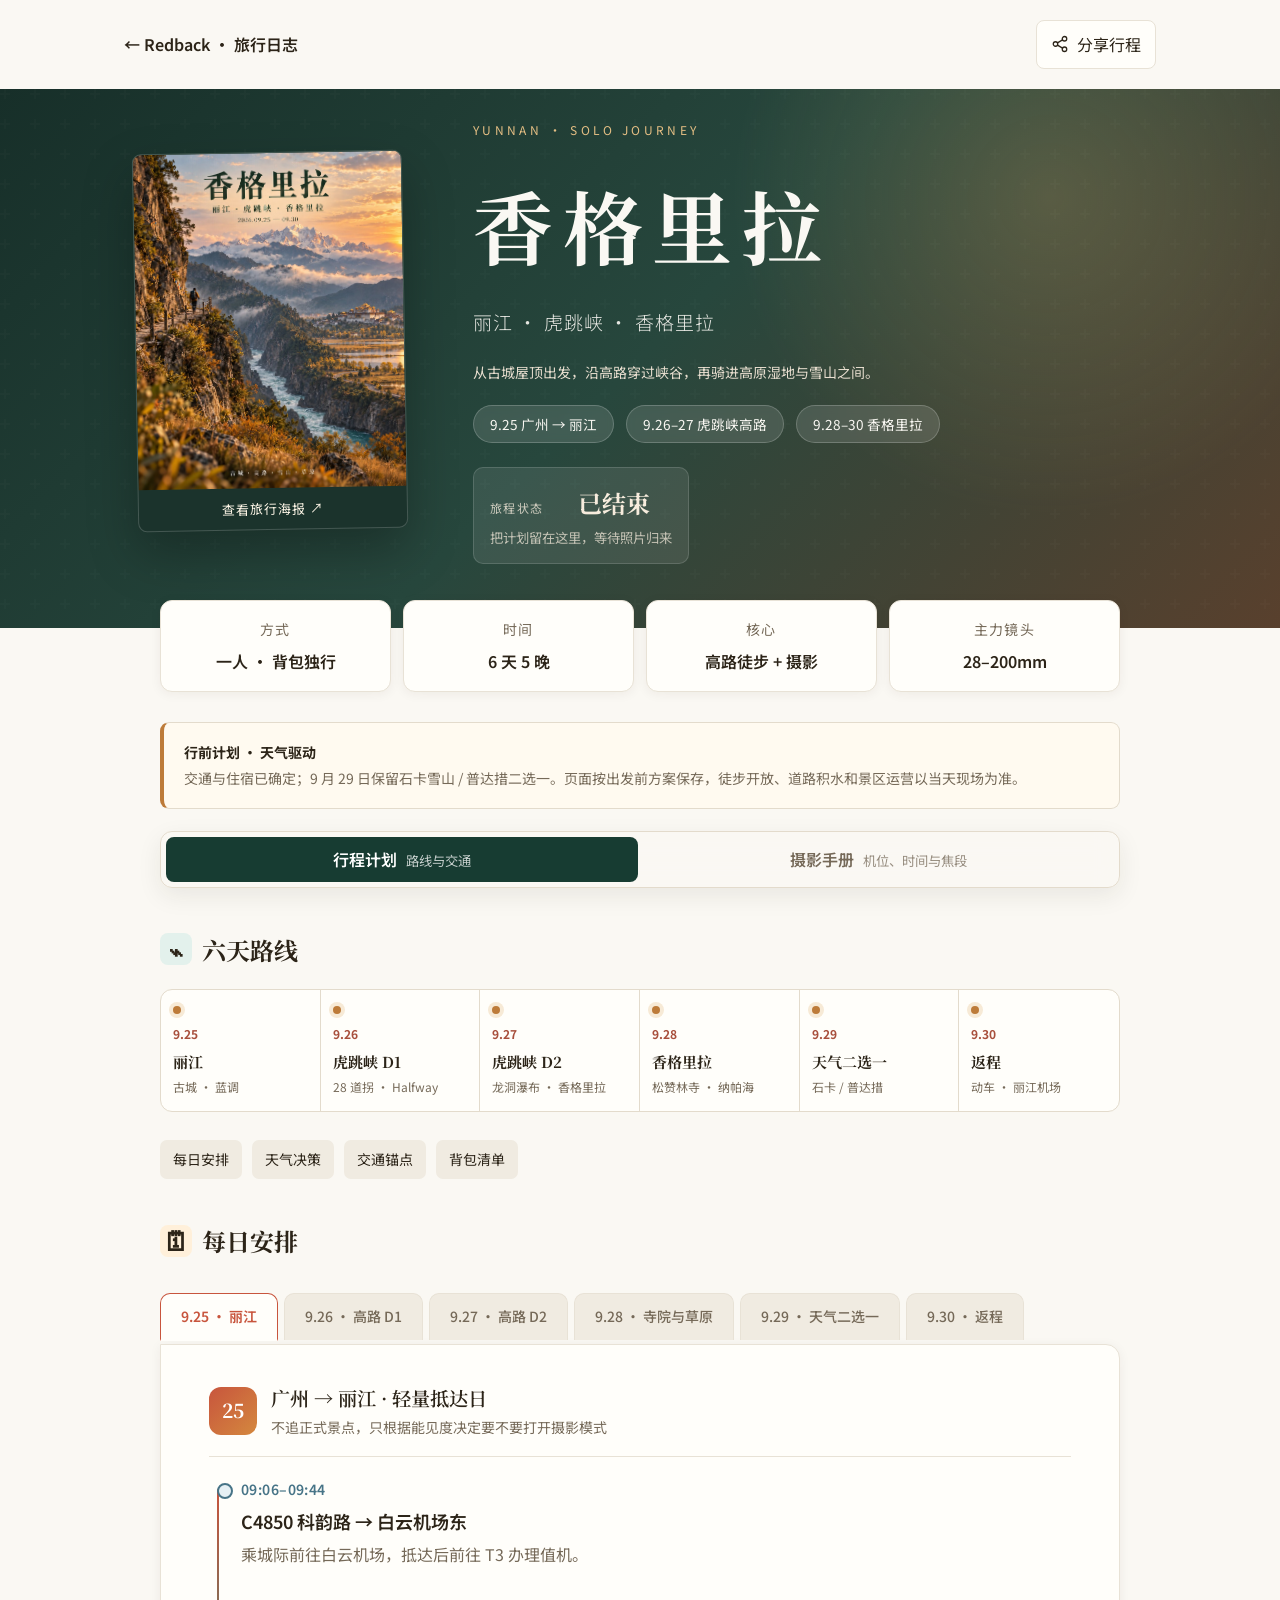
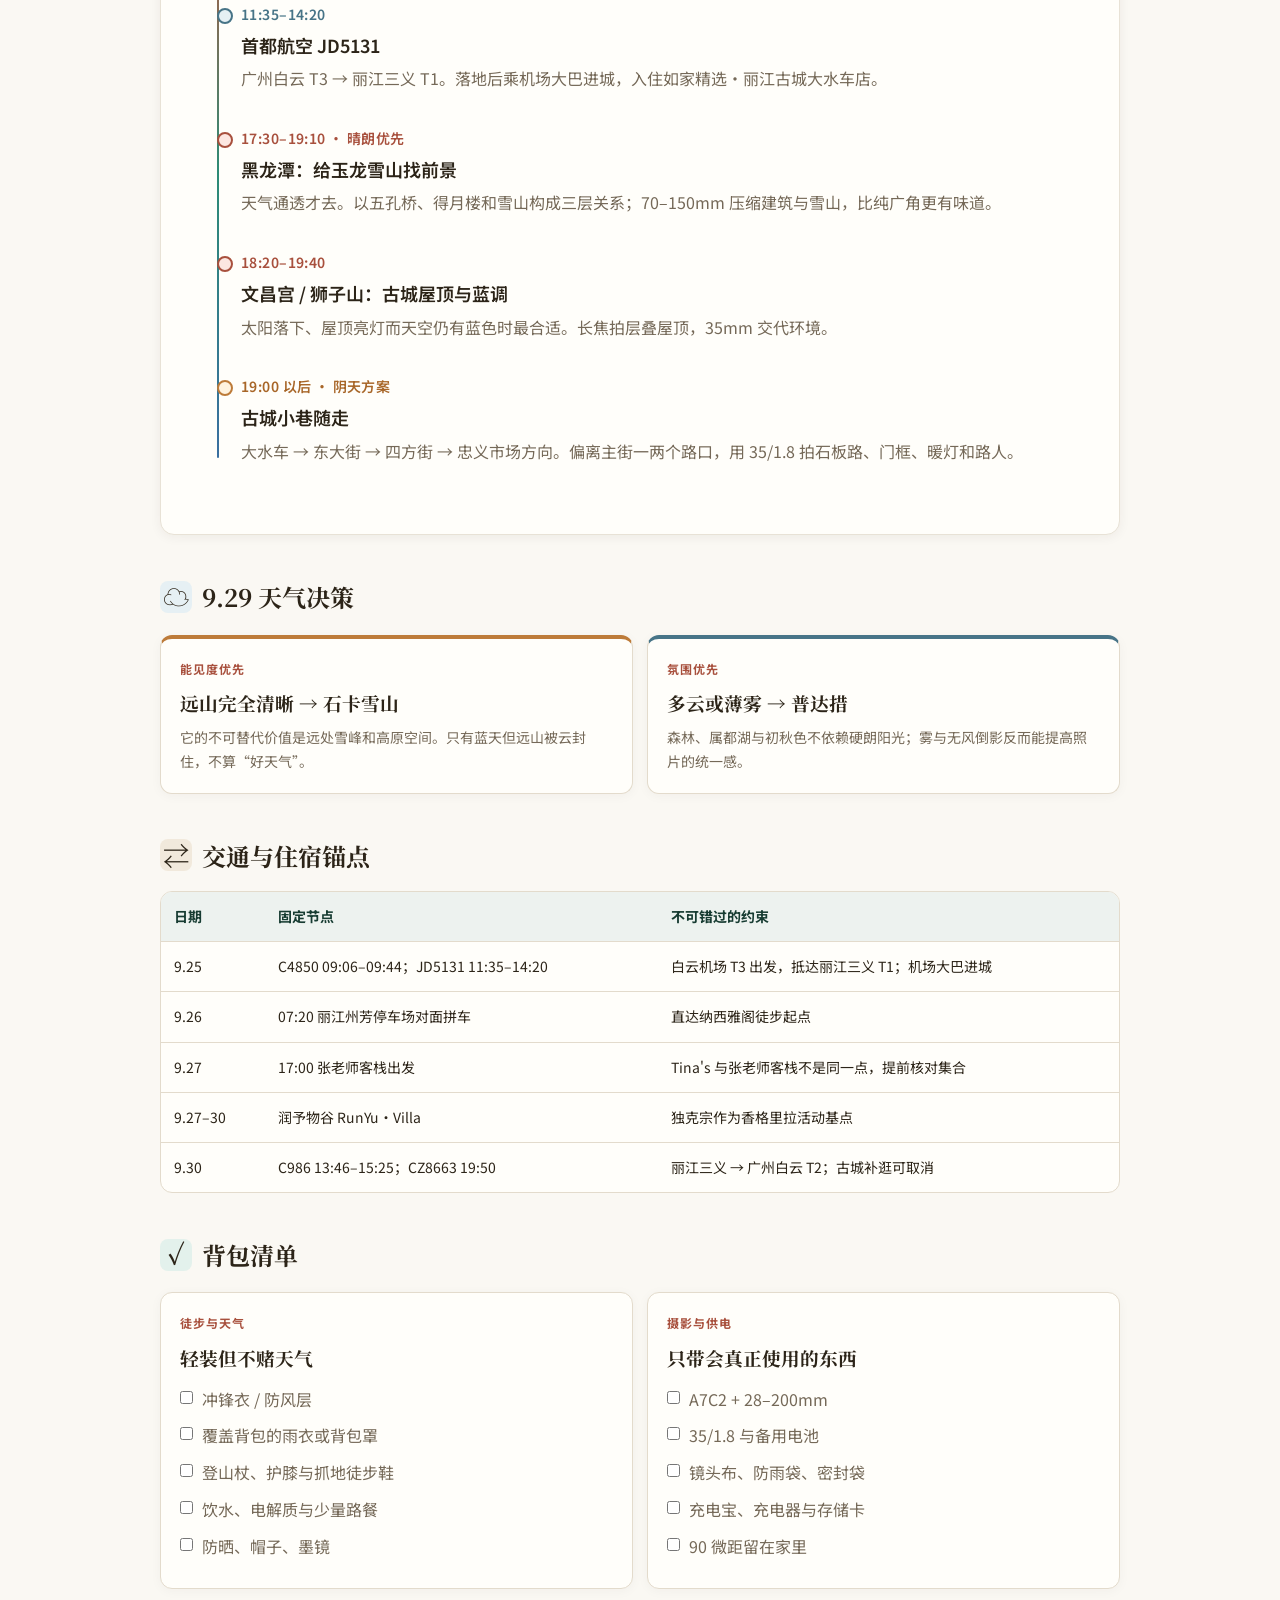
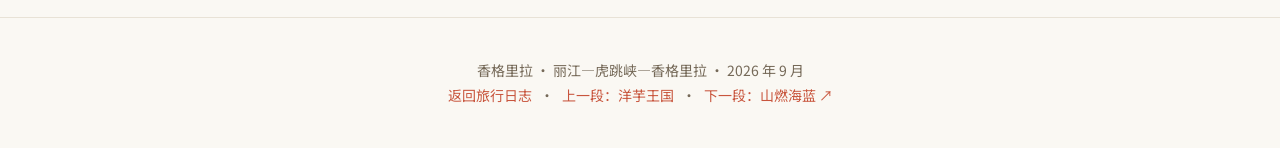
<file: 2026/shangri-la/index.html>
<!DOCTYPE html>
<html lang="zh-CN">
<head>
  <meta charset="UTF-8">
  <meta name="viewport" content="width=device-width, initial-scale=1.0">
  <meta name="theme-color" content="#173c32">
  <title>香格里拉 · 丽江—虎跳峡—香格里拉 · Redback 旅行日志</title>
  <meta name="description" content="2026年9月25日至30日，丽江—虎跳峡高路—香格里拉独行计划与摄影手册。">
  <link rel="canonical" href="https://trip.redback.me/2026/shangri-la/">
  <link href="https://fonts.googleapis.com/css2?family=Noto+Serif+SC:wght@400;600;700&family=Noto+Sans+SC:wght@300;400;500;600;700&display=swap" rel="stylesheet">
  <link rel="stylesheet" href="../../assets/journal.css?v=2">
  <link rel="stylesheet" href="journey.css?v=1">
  <link rel="icon" type="image/svg+xml" href="../../assets/favicon.svg?v=1">
  <noscript><style>.view-panel,.day-content{display:block!important}.mode-switch,.day-tabs{display:none}</style></noscript>
</head>
<body>
  <nav class="journal-nav" aria-label="旅行日志">
    <a href="../../">← Redback · 旅行日志</a>
    <button id="share" class="share-button" type="button" aria-label="复制当前行程链接">
      <svg width="18" height="18" viewBox="0 0 24 24" fill="none" stroke="currentColor" stroke-width="1.7" stroke-linecap="round" aria-hidden="true"><circle cx="18" cy="5" r="3"/><circle cx="6" cy="12" r="3"/><circle cx="18" cy="19" r="3"/><path d="m8.6 10.5 6.8-4M8.6 13.5l6.8 4"/></svg>
      分享行程
    </button>
  </nav>

  <header class="hero yunnan-hero">
    <div class="yunnan-hero-inner">
      <a class="trip-poster" href="poster-v2.jpg" target="_blank" rel="noopener">
        <img src="poster-v2.jpg" alt="香格里拉：丽江、虎跳峡与香格里拉旅行海报" width="1122" height="1402" fetchpriority="high">
        <span>查看旅行海报 ↗</span>
      </a>
      <div>
        <div class="hero-kicker">YUNNAN · SOLO JOURNEY</div>
        <h1>香格里拉</h1>
        <div class="subtitle">丽江 · 虎跳峡 · 香格里拉</div>
        <p class="route-line">从古城屋顶出发，沿高路穿过峡谷，再骑进高原湿地与雪山之间。</p>
        <div class="dates">
          <span class="date-chip">9.25 广州 → 丽江</span>
          <span class="date-chip">9.26–27 虎跳峡高路</span>
          <span class="date-chip">9.28–30 香格里拉</span>
        </div>
        <div class="countdown-card" aria-live="polite">
          <span id="count-label">距离出发</span><strong id="count-value">—</strong>
          <small id="count-note">C4850 · 科韵路 09:06</small>
        </div>
      </div>
    </div>
  </header>

  <div class="info-bar">
    <div class="info-item"><div class="label">方式</div><div class="value">一人 · 背包独行</div></div>
    <div class="info-item"><div class="label">时间</div><div class="value">6 天 5 晚</div></div>
    <div class="info-item"><div class="label">核心</div><div class="value">高路徒步 + 摄影</div></div>
    <div class="info-item"><div class="label">主力镜头</div><div class="value">28–200mm</div></div>
  </div>

  <main class="container">
    <div class="plan-note">
      <strong>行前计划 · 天气驱动</strong><br>
      交通与住宿已确定；9 月 29 日保留石卡雪山 / 普达措二选一。页面按出发前方案保存，徒步开放、道路积水和景区运营以当天现场为准。
    </div>

    <div class="mode-switch" role="tablist" aria-label="阅读模式">
      <button id="journey-tab" class="mode-tab active" type="button" role="tab" aria-selected="true" aria-controls="journey-view" data-view="journey">行程计划 <small>路线与交通</small></button>
      <button id="photo-tab" class="mode-tab" type="button" role="tab" aria-selected="false" aria-controls="photo-view" data-view="photo">摄影手册 <small>机位、时间与焦段</small></button>
    </div>

    <section class="view-panel active" id="journey-view" role="tabpanel" aria-labelledby="journey-tab">
      <div class="section-title"><span class="icon" style="background:#e3f1ec">⌁</span>六天路线</div>
      <div class="route-strip" aria-label="路线概览">
        <div class="route-stop"><time>9.25</time><strong>丽江</strong><span>古城 · 蓝调</span></div>
        <div class="route-stop"><time>9.26</time><strong>虎跳峡 D1</strong><span>28 道拐 · Halfway</span></div>
        <div class="route-stop"><time>9.27</time><strong>虎跳峡 D2</strong><span>龙洞瀑布 · 香格里拉</span></div>
        <div class="route-stop"><time>9.28</time><strong>香格里拉</strong><span>松赞林寺 · 纳帕海</span></div>
        <div class="route-stop"><time>9.29</time><strong>天气二选一</strong><span>石卡 / 普达措</span></div>
        <div class="route-stop"><time>9.30</time><strong>返程</strong><span>动车 · 丽江机场</span></div>
      </div>

      <nav class="section-nav" aria-label="行程页目录">
        <a href="#daily">每日安排</a><a href="#decision">天气决策</a><a href="#transport">交通锚点</a><a href="#packing">背包清单</a>
      </nav>

      <span id="daily"></span>
      <div class="section-title"><span class="icon" style="background:#fff0da">🗓</span>每日安排</div>
      <div class="day-tabs" role="tablist" aria-label="每日行程">
        <button type="button" class="day-tab active" data-day="0">9.25 · 丽江</button>
        <button type="button" class="day-tab" data-day="1">9.26 · 高路 D1</button>
        <button type="button" class="day-tab" data-day="2">9.27 · 高路 D2</button>
        <button type="button" class="day-tab" data-day="3">9.28 · 寺院与草原</button>
        <button type="button" class="day-tab" data-day="4">9.29 · 天气二选一</button>
        <button type="button" class="day-tab" data-day="5">9.30 · 返程</button>
      </div>

      <article class="day-content active" id="day0">
        <div class="day-header"><div class="day-num">25</div><div class="day-meta"><h3>广州 → 丽江 · 轻量抵达日</h3><div class="theme">不追正式景点，只根据能见度决定要不要打开摄影模式</div></div></div>
        <div class="timeline">
          <div class="tl-item transit"><div class="tl-time">09:06–09:44</div><div class="tl-title">C4850 科韵路 → 白云机场东</div><div class="tl-desc">乘城际前往白云机场，抵达后前往 T3 办理值机。</div></div>
          <div class="tl-item transit"><div class="tl-time">11:35–14:20</div><div class="tl-title">首都航空 JD5131</div><div class="tl-desc">广州白云 T3 → 丽江三义 T1。落地后乘机场大巴进城，入住如家精选·丽江古城大水车店。</div></div>
          <div class="tl-item photo"><div class="tl-time">17:30–19:10 · 晴朗优先</div><div class="tl-title">黑龙潭：给玉龙雪山找前景</div><div class="tl-desc">天气通透才去。以五孔桥、得月楼和雪山构成三层关系；70–150mm 压缩建筑与雪山，比纯广角更有味道。</div></div>
          <div class="tl-item photo"><div class="tl-time">18:20–19:40</div><div class="tl-title">文昌宫 / 狮子山：古城屋顶与蓝调</div><div class="tl-desc">太阳落下、屋顶亮灯而天空仍有蓝色时最合适。长焦拍层叠屋顶，35mm 交代环境。</div></div>
          <div class="tl-item walk"><div class="tl-time">19:00 以后 · 阴天方案</div><div class="tl-title">古城小巷随走</div><div class="tl-desc">大水车 → 东大街 → 四方街 → 忠义市场方向。偏离主街一两个路口，用 35/1.8 拍石板路、门框、暖灯和路人。</div></div>
        </div>
      </article>

      <article class="day-content" id="day1">
        <div class="day-header"><div class="day-num">26</div><div class="day-meta"><h3>虎跳峡高路 D1</h3><div class="theme">纳西雅阁 → 28 道拐 → 茶马客栈 → Halfway 附近住宿</div></div></div>
        <div class="timeline">
          <div class="tl-item transit"><div class="tl-time">07:20</div><div class="tl-title">丽江州芳停车场对面集合</div><div class="tl-desc">已预订拼车。背包轻装出发，抵达纳西雅阁徒步起点。</div></div>
          <div class="tl-item walk"><div class="tl-time">上午</div><div class="tl-title">纳西雅阁 → 28 道拐</div><div class="tl-desc">村庄、山路、徒步者与玉龙雪山构成故事开头；爬坡本身优先，不把“28 道拐”当成主要摄影任务。</div></div>
          <div class="tl-item photo"><div class="tl-time">高点回望</div><div class="tl-title">峡谷纵深与山路比例</div><div class="tl-desc">爬完一定回头。70–200mm 拍盘旋山路、远山与很小的徒步者；下降段留意山路作为引导线。</div></div>
          <div class="tl-item walk"><div class="tl-time">午后</div><div class="tl-title">茶马客栈休息后进入精华段</div><div class="tl-desc">从这里开始慢拍。茶马 → Halfway 是 D1 最重要的摄影段：悬崖高路、玉龙十三峰、转弯处人物与俯瞰金沙江。</div></div>
          <div class="tl-item photo"><div class="tl-time">17:00–19:40</div><div class="tl-title">Halfway / 逸境云谷附近等光</div><div class="tl-desc">先拍侧光下的岩壁纹理，再等待日落与蓝调。客栈暖灯、露台剪影和冷色雪山适合 35/1.8。</div></div>
        </div>
      </article>

      <article class="day-content" id="day2">
        <div class="day-header"><div class="day-num">27</div><div class="day-meta"><h3>虎跳峡高路 D2 → 香格里拉</h3><div class="theme">清晨等光 · 龙洞瀑布 · 中虎跳视现场 · 17:00 转场</div></div></div>
        <div class="timeline">
          <div class="tl-item photo"><div class="tl-time">06:45–08:00</div><div class="tl-title">Halfway 清晨固定机位</div><div class="tl-desc">不必追逐日出，固定一个机位观察山体从冷蓝转为受光。35mm 拍环境，70–200mm 拍亮起的山峰。</div></div>
          <div class="tl-item walk"><div class="tl-time">上午</div><div class="tl-title">Halfway → 龙洞瀑布</div><div class="tl-desc">这是高路精华之一。重点是悬崖上的徒步者、沿山崖延伸的小路、V 形峡谷和逆光水雾；人物作为尺度，比单拍瀑布更有力量。</div></div>
          <div class="tl-item photo"><div class="tl-time">瀑布后下降段</div><div class="tl-title">回望刚走过的高路</div><div class="tl-desc">用 100–200mm 把山腰小路压到岩壁上，形成“原来我刚才走在那里”的回望画面。</div></div>
          <div class="tl-item walk"><div class="tl-time">下午 · 可选</div><div class="tl-title">Tina's / 中虎跳</div><div class="tl-desc">Tina's 是中峡国际青年旅舍，并非张老师客栈。是否下中虎跳取决于现场开放、体力和司机集合点；水边只拍力量感，不冒险找机位。</div></div>
          <div class="tl-item transit"><div class="tl-time">17:00</div><div class="tl-title">张老师客栈 → 香格里拉</div><div class="tl-desc">拍摄必须服从返程时间。入住润予物谷 RunYu·Villa；晚间只在独克宗、月光广场与龟山公园轻松踩点。</div><div class="weather-rule">硬约束：宁可放弃中虎跳和最后一个机位，也不要错过 17:00 的车。</div></div>
        </div>
      </article>

      <article class="day-content" id="day3">
        <div class="day-header"><div class="day-num">28</div><div class="day-meta"><h3>松赞林寺 → 纳帕海电动车环湖</h3><div class="theme">整趟香格里拉部分摄影密度最高的一天</div></div></div>
        <div class="timeline">
          <div class="tl-item photo"><div class="tl-time">08:00 前后</div><div class="tl-title">先到拉姆央措，再进松赞林寺</div><div class="tl-desc">风小比“蓝天”更重要。先沿湖寻找倒影、水草、白塔与寺院层叠，再进入寺院拍台阶、红墙、金顶和高处僧舍。</div></div>
          <div class="tl-item walk"><div class="tl-time">上午</div><div class="tl-title">寺院台阶、高处与小巷</div><div class="tl-desc">28–50mm 拍台阶与人，100–200mm 压缩红白墙、金顶与远山；小巷用 35mm 拍门窗、经幡和光影。殿内遵守拍摄规定。</div></div>
          <div class="tl-item transit"><div class="tl-time">13:30–14:00</div><div class="tl-title">长续航电动车开始环湖</div><div class="tl-desc">独克宗 → 高山植物园方向 → 环湖公路 → 临水路段 → 草甸与村落 → 依拉草原沿线 → 选择回城方向的日落点。</div></div>
          <div class="tl-item photo"><div class="tl-time">16:00–18:00</div><div class="tl-title">牛羊、草甸、白塔与村落</div><div class="tl-desc">随见随停，不追单一网红点。动物数量少、背景干净、远山受侧光时，用 100–200mm 组合画面。</div></div>
          <div class="tl-item photo"><div class="tl-time">18:00–19:30</div><div class="tl-title">纳帕海日落</div><div class="tl-desc">18:00 起开始选择机位，不等到太阳落下才赶路。有云拍云与湿地，晴空则用长焦拍动物、长影和远山；天黑即回。</div><div class="weather-rule">如遇积水，只停车拍摄，不骑电动车涉深水；不驶入私人牧场和草甸。</div></div>
        </div>
      </article>

      <article class="day-content" id="day4">
        <div class="day-header"><div class="day-num">29</div><div class="day-meta"><h3>天气二选一 → 独克宗最后一拍</h3><div class="theme">早上看远山能见度决定，不提前锁死</div></div></div>
        <div class="timeline">
          <div class="tl-item photo"><div class="tl-time">大晴 · 空气通透</div><div class="tl-title">石卡雪山</div><div class="tl-desc">远山清晰时价值最高。70–200mm 拍雪峰、草甸、缆车、云影与人物尺度；如果远处雪山被云完全遮住，就不值得硬去。</div></div>
          <div class="tl-item photo"><div class="tl-time">多云 · 薄雾</div><div class="tl-title">普达措</div><div class="tl-desc">争取第一批进入属都湖。薄雾、倒影、枯木、森林和黄绿秋色更适合柔和天气；湖边栈道慢走，不急着坐车。</div></div>
          <div class="tl-item transit"><div class="tl-time">15:00–16:00 以后</div><div class="tl-title">回到独克宗，不立即回酒店</div><div class="tl-desc">这是最后一次正式拍香格里拉。体力允许就接上百鸡寺—龟山公园—古城蓝调。</div></div>
          <div class="tl-item photo"><div class="tl-time">17:00–19:20</div><div class="tl-title">百鸡寺与下山路</div><div class="tl-desc">长焦俯拍藏式屋顶、龟山大佛寺、转经筒和远山。下山时角度不断变化，带前景的房屋往往比最高点构图更好。</div></div>
          <div class="tl-item photo"><div class="tl-time">18:30–19:35</div><div class="tl-title">龟山 → 金龙街 / 东廊街 → 月光广场</div><div class="tl-desc">低机位等人转经；100–200mm 压缩街道、行人与金顶；19:00 左右若有锅庄舞，换 35mm 进入人群。</div></div>
        </div>
      </article>

      <article class="day-content" id="day5">
        <div class="day-header"><div class="day-num">30</div><div class="day-meta"><h3>香格里拉 → 丽江 → 广州</h3><div class="theme">不安排正式景点，返程优先</div></div></div>
        <div class="timeline">
          <div class="tl-item walk"><div class="tl-time">上午</div><div class="tl-title">睡醒吃饭，漂亮天气才补拍</div><div class="tl-desc">只在独克宗附近轻松走，不再增加远距离景点。</div></div>
          <div class="tl-item transit"><div class="tl-time">13:46–15:25</div><div class="tl-title">C986 香格里拉 → 丽江</div><div class="tl-desc">动车返丽江。进城、再去机场会消耗时间，不把古城补逛设为必做项目。</div></div>
          <div class="tl-item chill"><div class="tl-time">有充足余量才做</div><div class="tl-title">大水车附近喝咖啡</div><div class="tl-desc">不深入古城，随时以机场交通为准。</div></div>
          <div class="tl-item transit"><div class="tl-time">19:50</div><div class="tl-title">南方航空 CZ8663</div><div class="tl-desc">丽江三义 → 广州白云 T2；给动车出站、前往机场与安检保留足够冗余。</div></div>
        </div>
      </article>

      <span id="decision"></span>
      <div class="section-title"><span class="icon" style="background:#e6f0f4">☁</span>9.29 天气决策</div>
      <div class="decision-grid">
        <div class="decision-card primary"><div class="condition">能见度优先</div><h3>远山完全清晰 → 石卡雪山</h3><p>它的不可替代价值是远处雪峰和高原空间。只有蓝天但远山被云封住，不算“好天气”。</p></div>
        <div class="decision-card mist"><div class="condition">氛围优先</div><h3>多云或薄雾 → 普达措</h3><p>森林、属都湖与初秋色不依赖硬朗阳光；雾与无风倒影反而能提高照片的统一感。</p></div>
      </div>

      <span id="transport"></span>
      <div class="section-title"><span class="icon" style="background:#f1e9dc">⇄</span>交通与住宿锚点</div>
      <div class="table-wrap">
        <table class="transport-table">
          <thead><tr><th>日期</th><th>固定节点</th><th>不可错过的约束</th></tr></thead>
          <tbody>
            <tr><td>9.25</td><td>C4850 09:06–09:44；JD5131 11:35–14:20</td><td>白云机场 T3 出发，抵达丽江三义 T1；机场大巴进城</td></tr>
            <tr><td>9.26</td><td>07:20 丽江州芳停车场对面拼车</td><td>直达纳西雅阁徒步起点</td></tr>
            <tr><td>9.27</td><td>17:00 张老师客栈出发</td><td>Tina's 与张老师客栈不是同一点，提前核对集合</td></tr>
            <tr><td>9.27–30</td><td>润予物谷 RunYu·Villa</td><td>独克宗作为香格里拉活动基点</td></tr>
            <tr><td>9.30</td><td>C986 13:46–15:25；CZ8663 19:50</td><td>丽江三义 → 广州白云 T2；古城补逛可取消</td></tr>
          </tbody>
        </table>
      </div>

      <span id="packing"></span>
      <div class="section-title"><span class="icon" style="background:#e3f1ec">✓</span>背包清单</div>
      <div class="summary-grid">
        <div class="summary-card"><div class="eyebrow">徒步与天气</div><h3>轻装但不赌天气</h3><ul class="checklist" data-list="hike"><li><label><input type="checkbox"><span>冲锋衣 / 防风层</span></label></li><li><label><input type="checkbox"><span>覆盖背包的雨衣或背包罩</span></label></li><li><label><input type="checkbox"><span>登山杖、护膝与抓地徒步鞋</span></label></li><li><label><input type="checkbox"><span>饮水、电解质与少量路餐</span></label></li><li><label><input type="checkbox"><span>防晒、帽子、墨镜</span></label></li></ul></div>
        <div class="summary-card"><div class="eyebrow">摄影与供电</div><h3>只带会真正使用的东西</h3><ul class="checklist" data-list="camera"><li><label><input type="checkbox"><span>A7C2 + 28–200mm</span></label></li><li><label><input type="checkbox"><span>35/1.8 与备用电池</span></label></li><li><label><input type="checkbox"><span>镜头布、防雨袋、密封袋</span></label></li><li><label><input type="checkbox"><span>充电宝、充电器与存储卡</span></label></li><li><label><input type="checkbox"><span>90 微距留在家里</span></label></li></ul></div>
      </div>
    </section>

    <section class="view-panel" id="photo-view" role="tabpanel" aria-labelledby="photo-tab">
      <div class="photo-intro">
        <div class="eyebrow">PHOTOGRAPHY FIELD NOTES</div>
        <h2>把天气当作行程的一部分</h2>
        <p>这趟旅行不靠“多拍几个景点”获得密度。真正重要的是：虎跳峡的人与地形、松赞林寺的层叠建筑、纳帕海的侧光，以及独克宗日落后仍留在天空里的蓝。</p>
        <div class="golden-grid">
          <div class="golden-item"><time>9.26 · 17:00–19:40</time><span>Halfway 侧光、日落与蓝调</span></div>
          <div class="golden-item"><time>9.28 · 08:00–09:00</time><span>拉姆央措无风倒影</span></div>
          <div class="golden-item"><time>9.28 · 18:00–19:30</time><span>纳帕海草甸、长影与日落</span></div>
        </div>
      </div>

      <div class="section-title"><span class="icon" style="background:#fff0da">◎</span>六组核心画面</div>
      <div class="summary-grid">
        <div class="summary-card"><div class="eyebrow">虎跳峡</div><h3>人很小，山体很大</h3><p>用高路、转弯与徒步者建立比例，不用广角把一切塞进画面。</p></div>
        <div class="summary-card"><div class="eyebrow">Halfway</div><h3>等待山体逐层亮起</h3><p>固定机位比来回找景有效；蓝调时把客栈灯光纳入画面。</p></div>
        <div class="summary-card"><div class="eyebrow">松赞林寺</div><h3>倒影与建筑层叠</h3><p>先看风，再看光；100–150mm 往往比标准大广角更完整。</p></div>
        <div class="summary-card"><div class="eyebrow">纳帕海</div><h3>随见随停，不追网红点</h3><p>道路、牛羊、白塔与远山只需两三个元素，不必全部出现。</p></div>
        <div class="summary-card"><div class="eyebrow">石卡 / 普达措</div><h3>让天气选择题材</h3><p>通透拍远山，薄雾拍森林与湖，不和当天条件对抗。</p></div>
        <div class="summary-card"><div class="eyebrow">独克宗</div><h3>从屋顶进入人群</h3><p>百鸡寺用长焦压缩，月光广场换 35mm 拍锅庄与烟火气。</p></div>
      </div>

      <div class="section-title"><span class="icon" style="background:#e3f1ec">▣</span>逐日摄影卡片</div>
      <div class="photo-days">
        <article class="photo-day">
          <header><div class="photo-date"><b>9.25</b><span>丽江</span></div><div><h3>古城：只追两段光</h3><p>天气差就放弃“大景”，把注意力移到巷子与人。</p></div></header>
          <div class="shot-list">
            <div class="shot"><div class="shot-top"><span class="priority">优先级高</span><span class="light">17:30–19:10</span><span class="focal">70–150mm</span></div><h4>黑龙潭</h4><p>五孔桥、得月楼与玉龙雪山三层关系。雪山不通透就直接跳过。</p></div>
            <div class="shot"><div class="shot-top"><span class="priority">优先级高</span><span class="light">18:20–19:40</span><span class="focal">35 / 100–200mm</span></div><h4>文昌宫 / 狮子山</h4><p>屋顶亮灯、天空未黑的蓝调窗口；长焦找屋顶层次，35mm 交代环境。</p></div>
            <div class="shot full"><div class="shot-top"><span class="priority">阴天方案</span><span class="light">19:00 后</span><span class="focal">35mm</span></div><h4>大水车到忠义市场方向的小巷</h4><p>偏离主街一两个路口，拍石板路、门框、暖灯与行人，不追所谓“古城大全景”。</p></div>
          </div>
        </article>

        <article class="photo-day">
          <header><div class="photo-date"><b>9.26</b><span>高路 D1</span></div><div><h3>从体力段进入真正的摄影段</h3><p>28 道拐是徒步过程，茶马之后才开始慢下来。</p></div></header>
          <div class="shot-list">
            <div class="shot"><div class="shot-top"><span class="priority">中高</span><span class="focal">70–200mm</span></div><h4>28 道拐顶部回望</h4><p>峡谷纵深、盘旋山路、远处雪山与很小的徒步者。硬光不是问题，阴天也能降低反差。</p></div>
            <div class="shot"><div class="shot-top"><span class="priority">注意观察</span><span class="focal">28–100mm</span></div><h4>下降段的弯道</h4><p>让山路成为引导线；树或岩壁形成框架时再停，不为每一个转弯消耗时间。</p></div>
            <div class="shot"><div class="shot-top"><span class="priority">核心</span><span class="light">茶马 → Halfway</span><span class="focal">28–200mm</span></div><h4>悬崖高路 + 玉龙雪山</h4><p>等徒步者走进沿山腰切过去的道路；用长焦压缩岩壁、峡谷与十三峰。</p></div>
            <div class="shot"><div class="shot-top"><span class="priority">核心</span><span class="light">17:00–19:40</span><span class="focal">35 / 70–200mm</span></div><h4>Halfway 等光</h4><p>17 点后拍岩壁纹理，18:20 后等待日落，最后用 35mm 拍暖灯、露台和蓝色山体。</p></div>
          </div>
        </article>

        <article class="photo-day">
          <header><div class="photo-date"><b>9.27</b><span>高路 D2</span></div><div><h3>清晨与瀑布：尺度比景点证件照重要</h3><p>中虎跳是可选项，17:00 的车是硬约束。</p></div></header>
          <div class="shot-list">
            <div class="shot"><div class="shot-top"><span class="priority">核心</span><span class="light">06:45–08:00</span><span class="focal">35 / 70–200mm</span></div><h4>Halfway 清晨</h4><p>固定一个机位观察冷蓝山体逐渐受光，不必四处跑动。</p></div>
            <div class="shot"><div class="shot-top"><span class="priority">非常高</span><span class="focal">28–100mm</span></div><h4>龙洞瀑布前后</h4><p>站远一点，让人物进入瀑布与山路；逆光水雾和 V 形峡谷比瀑布特写更有空间。</p></div>
            <div class="shot"><div class="shot-top"><span class="priority">回望</span><span class="focal">100–200mm</span></div><h4>瀑布后下降段</h4><p>压缩刚走过的悬崖高路，形成带有旅程记忆的画面。</p></div>
            <div class="shot"><div class="shot-top"><span class="priority">可选</span><span class="focal">1/10s–1/2000s</span></div><h4>中虎跳的水</h4><p>高速快门冻结浪花，或 1/10–1/2 秒表现流动；人物只作比例，不接近水边冒险。</p><span class="warning">安全与返程时间高于任何机位。</span></div>
          </div>
        </article>

        <article class="photo-day">
          <header><div class="photo-date"><b>9.28</b><span>香格里拉</span></div><div><h3>寺院层叠与高原日落</h3><p>从无风的湖面开始，以回城方向的暮色结束。</p></div></header>
          <div class="shot-list">
            <div class="shot"><div class="shot-top"><span class="priority">最高</span><span class="light">08:00–09:00</span><span class="focal">70–150mm</span></div><h4>拉姆央措</h4><p>先沿湖走，找倒影、水草、白塔与偏侧面的建筑层叠；风小比蓝天更重要。</p></div>
            <div class="shot"><div class="shot-top"><span class="priority">高</span><span class="focal">28–200mm</span></div><h4>松赞林寺高处与小巷</h4><p>长焦压缩僧舍、红白墙、金顶与远山；35mm 拍门窗、经幡、墙面和光影。</p></div>
            <div class="shot"><div class="shot-top"><span class="priority">最高</span><span class="light">16:00–19:30</span><span class="focal">35 / 100–200mm</span></div><h4>纳帕海环湖</h4><p>高处拍湿地全貌，下坡拍道路，草甸拍牛羊与远山，18 点开始确定日落机位。</p></div>
            <div class="shot"><div class="shot-top"><span class="priority">安全</span><span class="focal">低机位</span></div><h4>临水公路</h4><p>积水只作倒影前景，不骑车涉深水；保留回城距离，不为蓝调摸黑远骑。</p></div>
          </div>
        </article>

        <article class="photo-day">
          <header><div class="photo-date"><b>9.29</b><span>天气题</span></div><div><h3>顺着天气选题材</h3><p>最后一天下午，把“景点”切换成屋顶、街道与人。</p></div></header>
          <div class="shot-list">
            <div class="shot"><div class="shot-top"><span class="priority">通透才去</span><span class="focal">70–200mm</span></div><h4>石卡雪山</h4><p>远山层次、雪峰、草甸、缆车、人物与云影。只有蓝天而远山不清晰，不足以成立。</p></div>
            <div class="shot"><div class="shot-top"><span class="priority">雾天优选</span><span class="light">第一批入园</span><span class="focal">35 / 70–200mm</span></div><h4>普达措 · 属都湖</h4><p>薄雾、倒影、枯木、森林和黄绿层次；栈道慢走，用树干框住湖面局部。</p></div>
            <div class="shot"><div class="shot-top"><span class="priority">非常高</span><span class="light">17:00–19:20</span><span class="focal">100–200mm</span></div><h4>百鸡寺与下山路</h4><p>俯拍独克宗屋顶、龟山、转经筒和远山；下山时把房屋加入前景。</p></div>
            <div class="shot"><div class="shot-top"><span class="priority">收尾</span><span class="light">18:30–19:35</span><span class="focal">35 / 100–200mm</span></div><h4>龟山、街道与月光广场</h4><p>等转经的人进入画面；用长焦让街道通向金顶，再换 35mm 拍锅庄与古城暖灯。</p></div>
          </div>
        </article>
      </div>

      <div class="section-title"><span class="icon" style="background:#f9e8e2">◉</span>镜头分工</div>
      <div class="lens-grid">
        <div class="lens-card"><div class="eyebrow">真正主力</div><h3>28–200mm</h3><p><strong>70–200mm 会贡献最多关键照片：</strong>虎跳峡山体、寺院建筑群、牛羊与远山、百鸡寺俯瞰古城，都需要长焦压缩关系。</p></div>
        <div class="lens-card"><div class="eyebrow">环境与夜晚</div><h3>35/1.8</h3><p>负责古城小巷、客栈蓝调、寺院局部、月光广场和锅庄。它不是备用镜头，而是把“风景行程”拉回真实生活的镜头。</p></div>
        <div class="lens-card leave"><div class="eyebrow">这次不带</div><h3>90 微距</h3><p>当然能找到题材，但没有任何场景值得为它增加虎跳峡全程负重。留出体力与换镜头注意力，收益更高。</p></div>
        <div class="lens-card"><div class="eyebrow">拍摄原则</div><h3>先找关系，再找景点</h3><p>道路通向山体、人物进入尺度、灯光对照蓝调、倒影重构建筑——照片的价值来自元素关系，而不是景点名。</p></div>
      </div>

      <div class="section-title"><span class="icon" style="background:#e6f0f4">!</span>摄影安全边界</div>
      <div class="safety-grid">
        <div class="safety-card"><p><strong>虎跳峡：</strong>不后退取景，不在窄路长时间停留，不靠近中虎跳水边；先站稳，再举相机。</p></div>
        <div class="safety-card"><p><strong>纳帕海：</strong>电动车不涉深水、不离开公共道路进入草场；18 点后主动向古城方向收尾。</p></div>
        <div class="safety-card"><p><strong>寺院与人文：</strong>殿内遵守现场规定；拍僧人、牧民与近距离人物时先获得许可。</p></div>
        <div class="safety-card"><p><strong>时间约束：</strong>9.27 的 17:00 转场、9.30 的返程交通不可被拍摄侵占。</p></div>
      </div>
      <p class="smallprint">摄影点均为候选，不是待完成的清单。天气、体力、道路和当下兴趣有权覆盖页面中的所有优先级。</p>
    </section>
  </main>

  <footer class="trip-footer">
    香格里拉 · 丽江—虎跳峡—香格里拉 · 2026 年 9 月<br>
    <a href="../../">返回旅行日志</a> · <a href="../guiyang/">上一段：洋芋王国</a> · <a href="../indonesia/">下一段：山燃海蓝 ↗</a>
  </footer>

  <p id="toast" role="status" aria-live="polite"></p>
  <script>
  (() => {
    const $ = (s, root=document) => root.querySelector(s);
    const $$ = (s, root=document) => [...root.querySelectorAll(s)];

    function setView(name, updateHash=true) {
      const chosen = name === 'photo' ? 'photo' : 'journey';
      $$('.mode-tab').forEach(btn => {
        const active = btn.dataset.view === chosen;
        btn.classList.toggle('active', active);
        btn.setAttribute('aria-selected', String(active));
      });
      $$('.view-panel').forEach(panel => panel.classList.toggle('active', panel.id === `${chosen}-view`));
      if (updateHash) history.replaceState(null, '', chosen === 'photo' ? '#photo' : '#journey');
      if (updateHash) window.scrollTo({top: $('.mode-switch').offsetTop - 8, behavior: 'smooth'});
    }

    function setDay(index, updateHash=true) {
      const safeIndex = Math.max(0, Math.min(5, Number(index) || 0));
      $$('.day-tab').forEach((btn, i) => {
        const active = i === safeIndex;
        btn.classList.toggle('active', active);
        btn.setAttribute('aria-selected', String(active));
      });
      $$('.day-content').forEach((panel, i) => panel.classList.toggle('active', i === safeIndex));
      if (updateHash) history.replaceState(null, '', `#day${safeIndex}`);
    }

    $$('.mode-tab').forEach(btn => btn.addEventListener('click', () => setView(btn.dataset.view)));
    $$('.day-tab').forEach((btn, i) => btn.addEventListener('click', () => setDay(i)));

    const hash = location.hash;
    if (hash === '#photo') setView('photo', false);
    else {
      setView('journey', false);
      const day = hash.match(/^#day([0-5])$/);
      setDay(day ? Number(day[1]) : 0, false);
    }

    const start = Date.parse('2026-09-25T09:06:00+08:00');
    const end = Date.parse('2026-10-01T00:00:00+08:00');
    function updateCountdown() {
      const now = Date.now();
      const label = $('#count-label');
      const value = $('#count-value');
      const note = $('#count-note');
      if (now < start) {
        const diff = start - now;
        const days = Math.floor(diff / 86400000);
        const hours = Math.floor((diff % 86400000) / 3600000);
        label.textContent = '距离出发';
        value.textContent = days > 0 ? `${days} 天 ${hours} 小时` : `${hours} 小时`;
        note.textContent = 'C4850 · 科韵路 9.25 09:06';
      } else if (now < end) {
        label.textContent = '此刻'; value.textContent = '正在旅途中'; note.textContent = '沿高路，去香格里拉';
      } else {
        label.textContent = '旅程状态'; value.textContent = '已结束'; note.textContent = '把计划留在这里，等待照片归来';
      }
    }
    updateCountdown(); setInterval(updateCountdown, 60000);

    $$('.checklist').forEach((list, listIndex) => {
      $$('input', list).forEach((input, itemIndex) => {
        const key = `trip-yunnan-${list.dataset.list || listIndex}-${itemIndex}`;
        input.checked = localStorage.getItem(key) === '1';
        input.addEventListener('change', () => localStorage.setItem(key, input.checked ? '1' : '0'));
      });
    });

    $('#share').addEventListener('click', async () => {
      const url = location.origin + location.pathname + (location.hash === '#photo' ? '#photo' : '');
      const toast = $('#toast');
      try {
        await navigator.clipboard.writeText(url);
        toast.textContent = '链接已复制，可以粘贴给朋友';
        toast.style.display = 'block';
        setTimeout(() => toast.style.display = 'none', 4000);
      } catch (e) { prompt('请复制下方行程链接', url); }
    });
  })();
  </script>
</body>
</html>
</file>
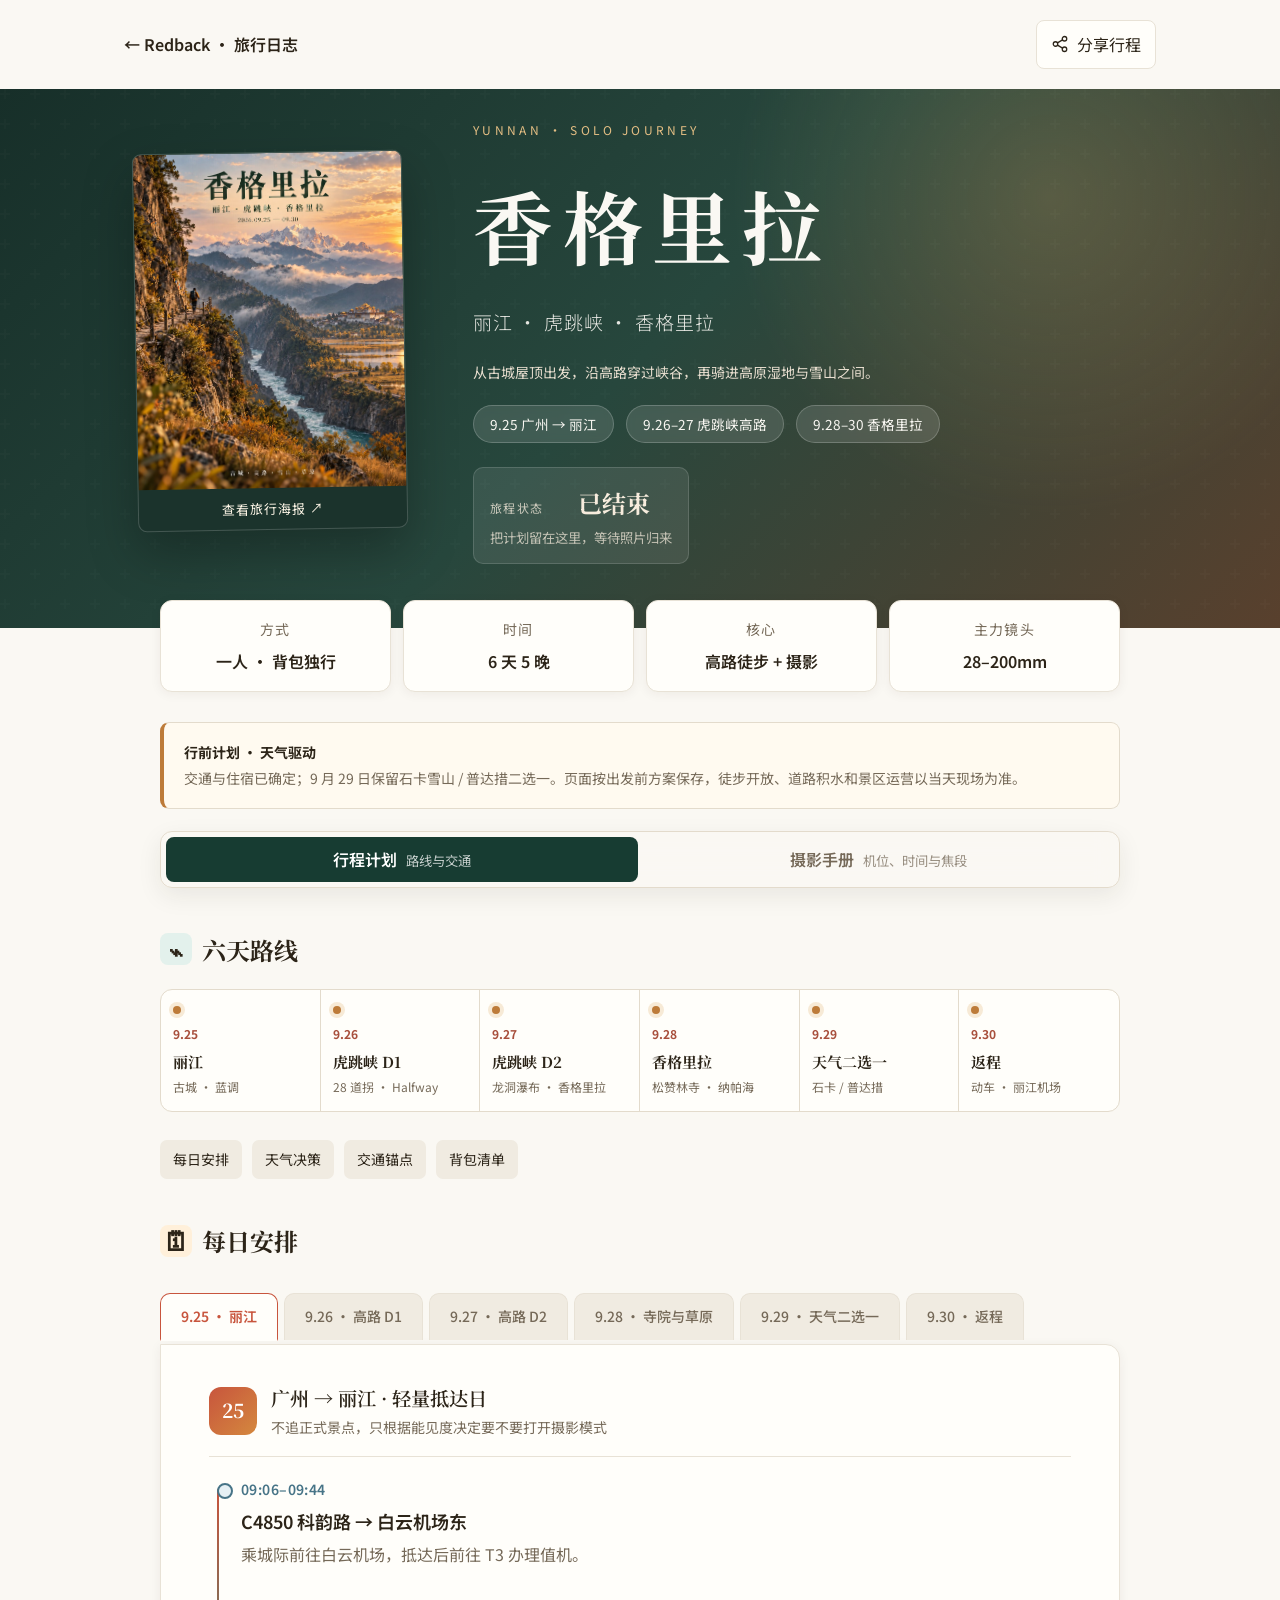
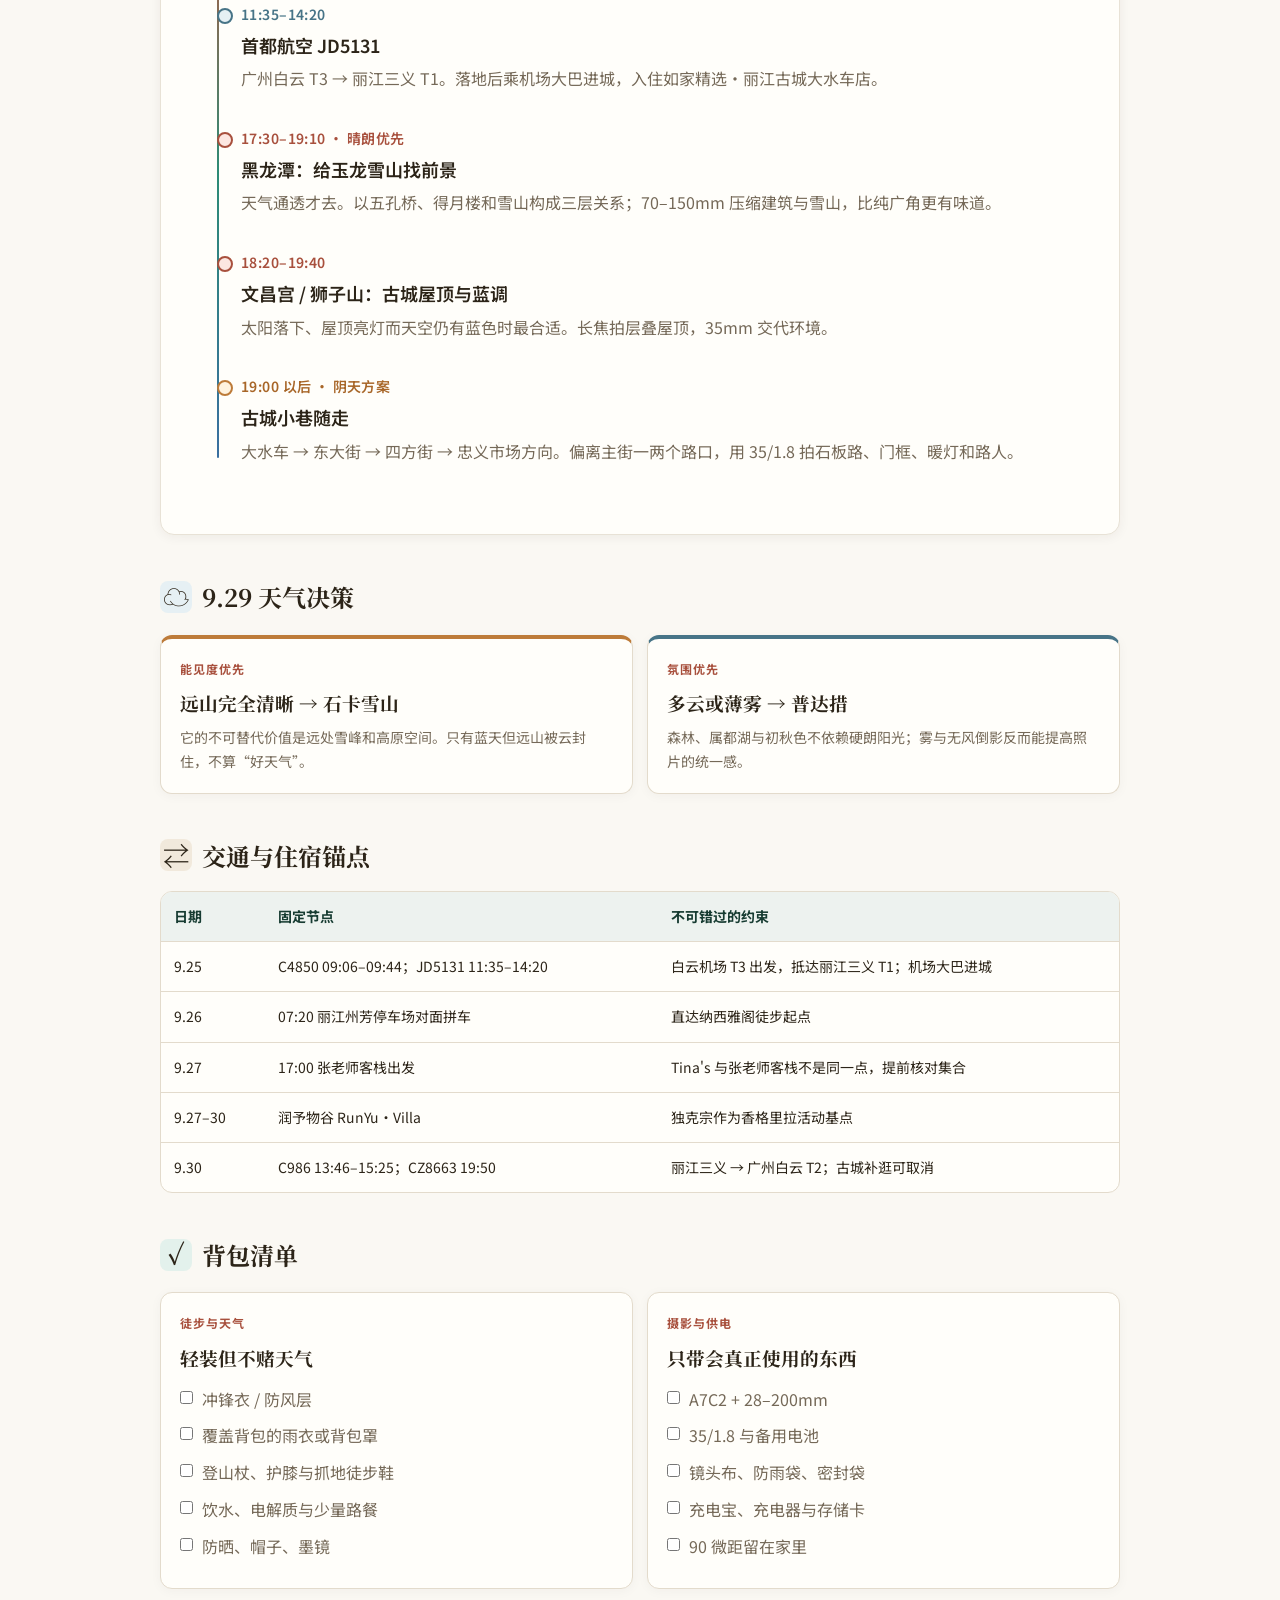
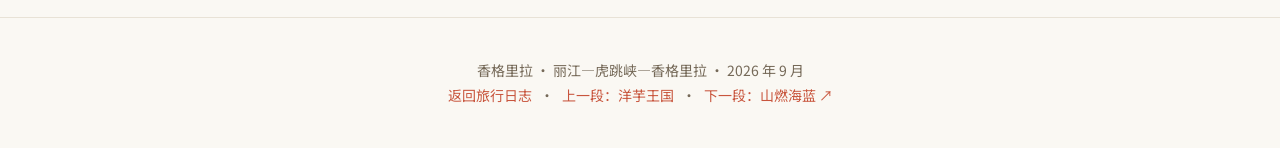
<file: 2026/yunnan/index.html>
<!doctype html>
<html lang="zh-CN">
<head>
  <meta charset="utf-8">
  <meta name="viewport" content="width=device-width,initial-scale=1">
  <meta http-equiv="refresh" content="0; url=../shangri-la/">
  <link rel="canonical" href="https://trip.redback.me/2026/shangri-la/">
  <title>香格里拉 · 地址已更新</title>
</head>
<body>
  <p>页面地址已更新，正在前往 <a href="../shangri-la/">香格里拉旅行计划</a>。</p>
  <script>
    location.replace('../shangri-la/' + location.search + location.hash);
  </script>
</body>
</html>
</file>
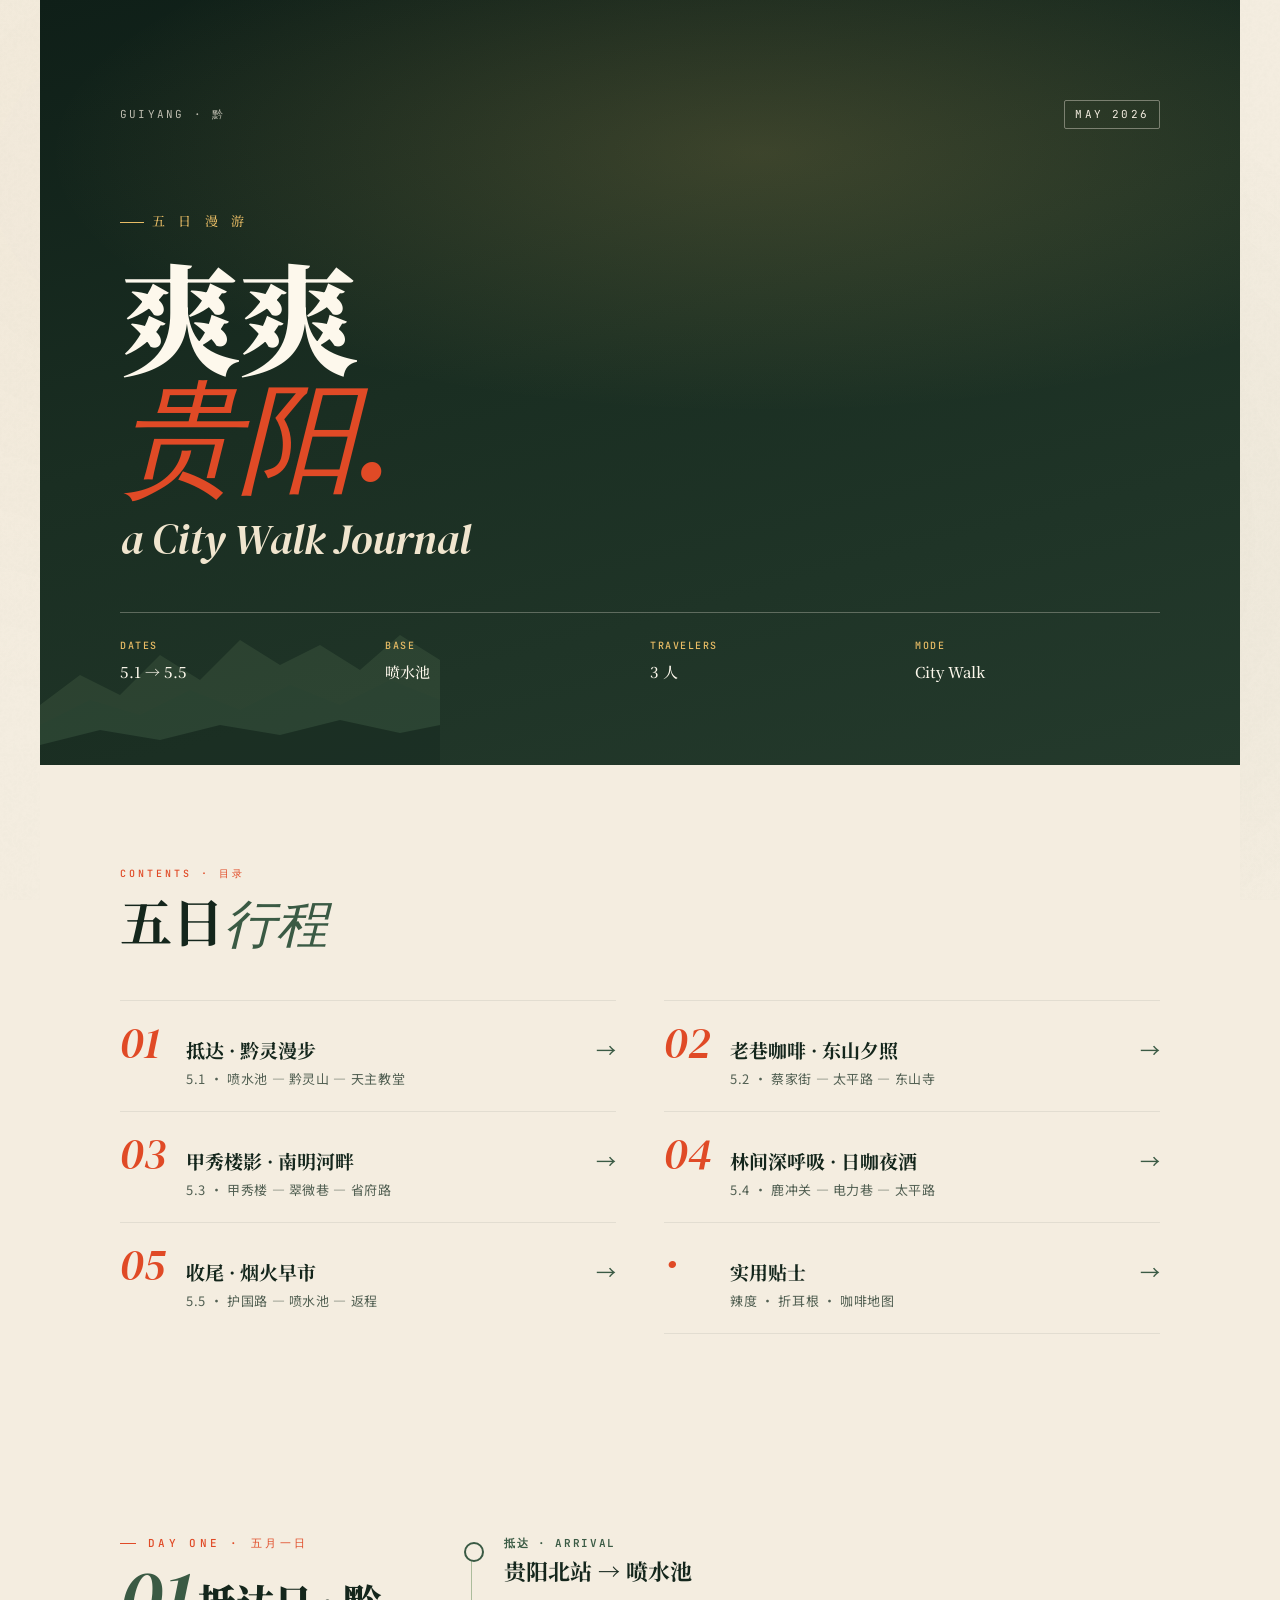
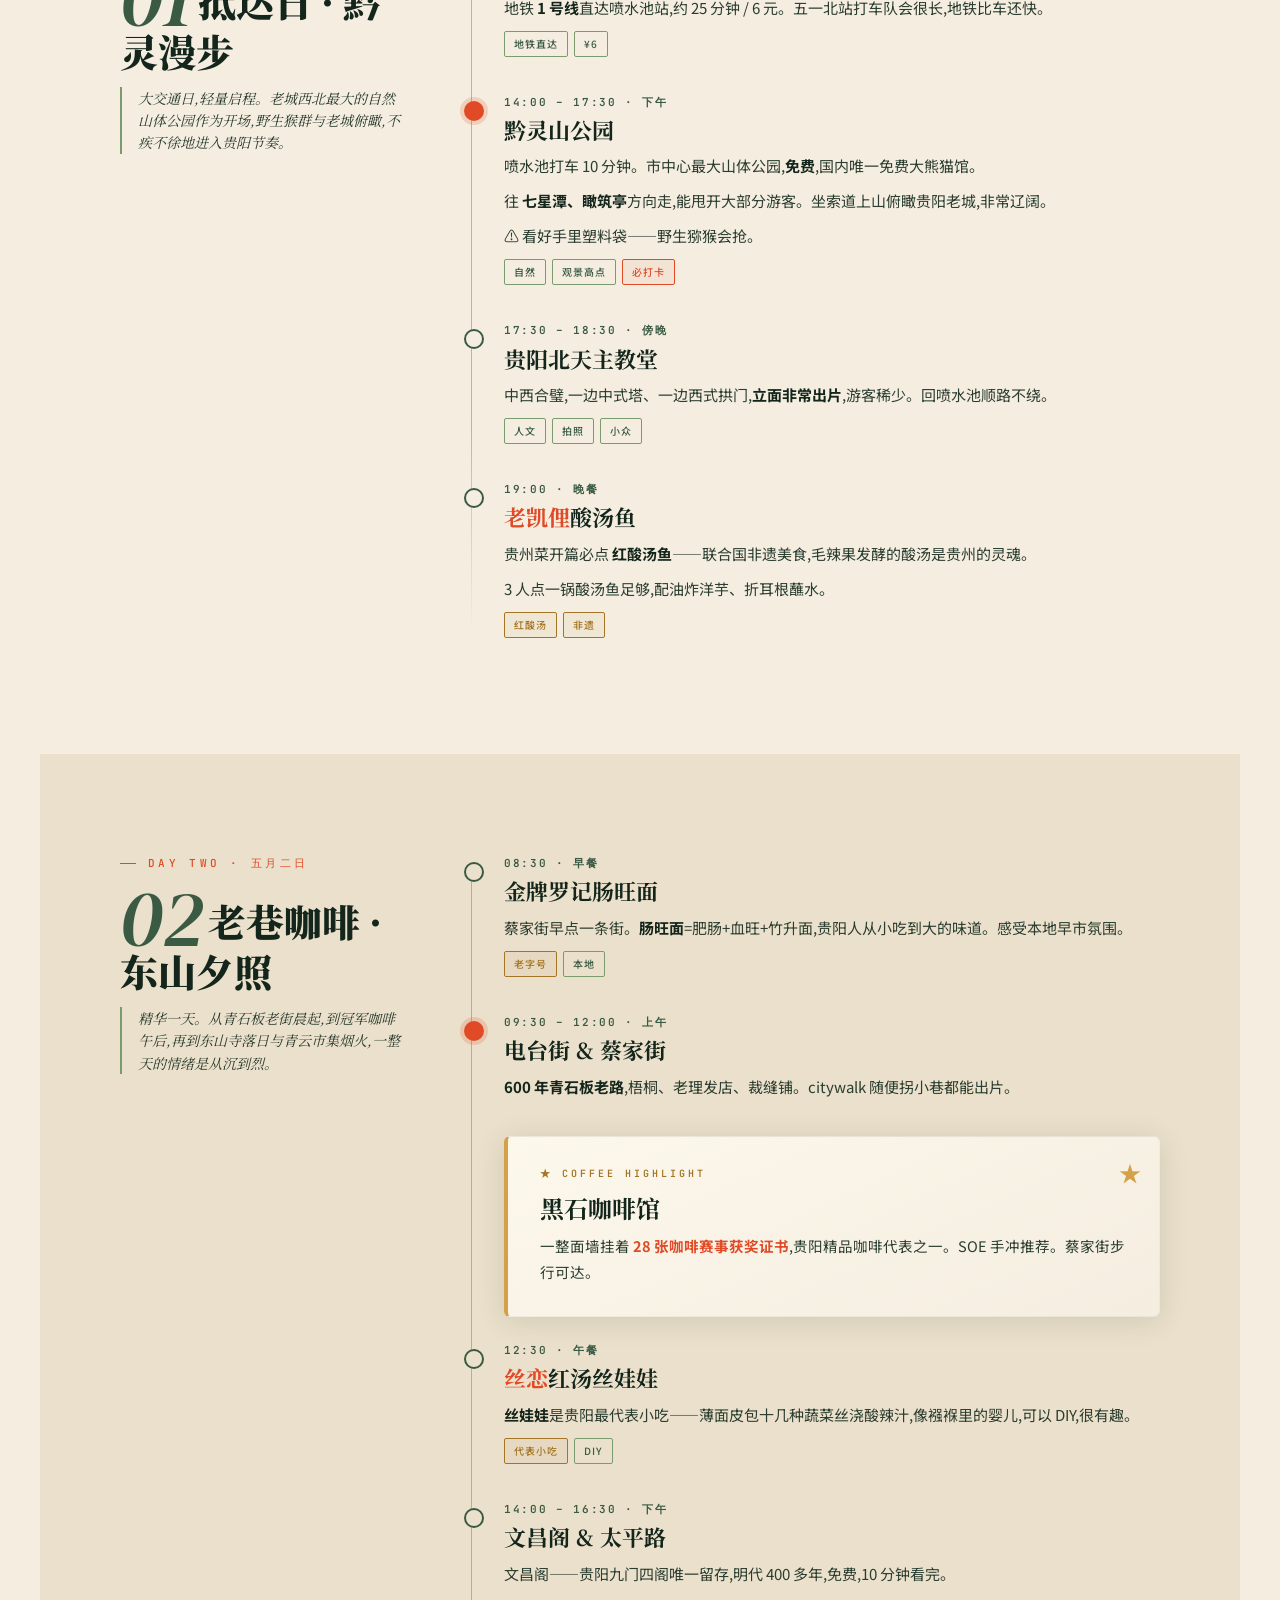
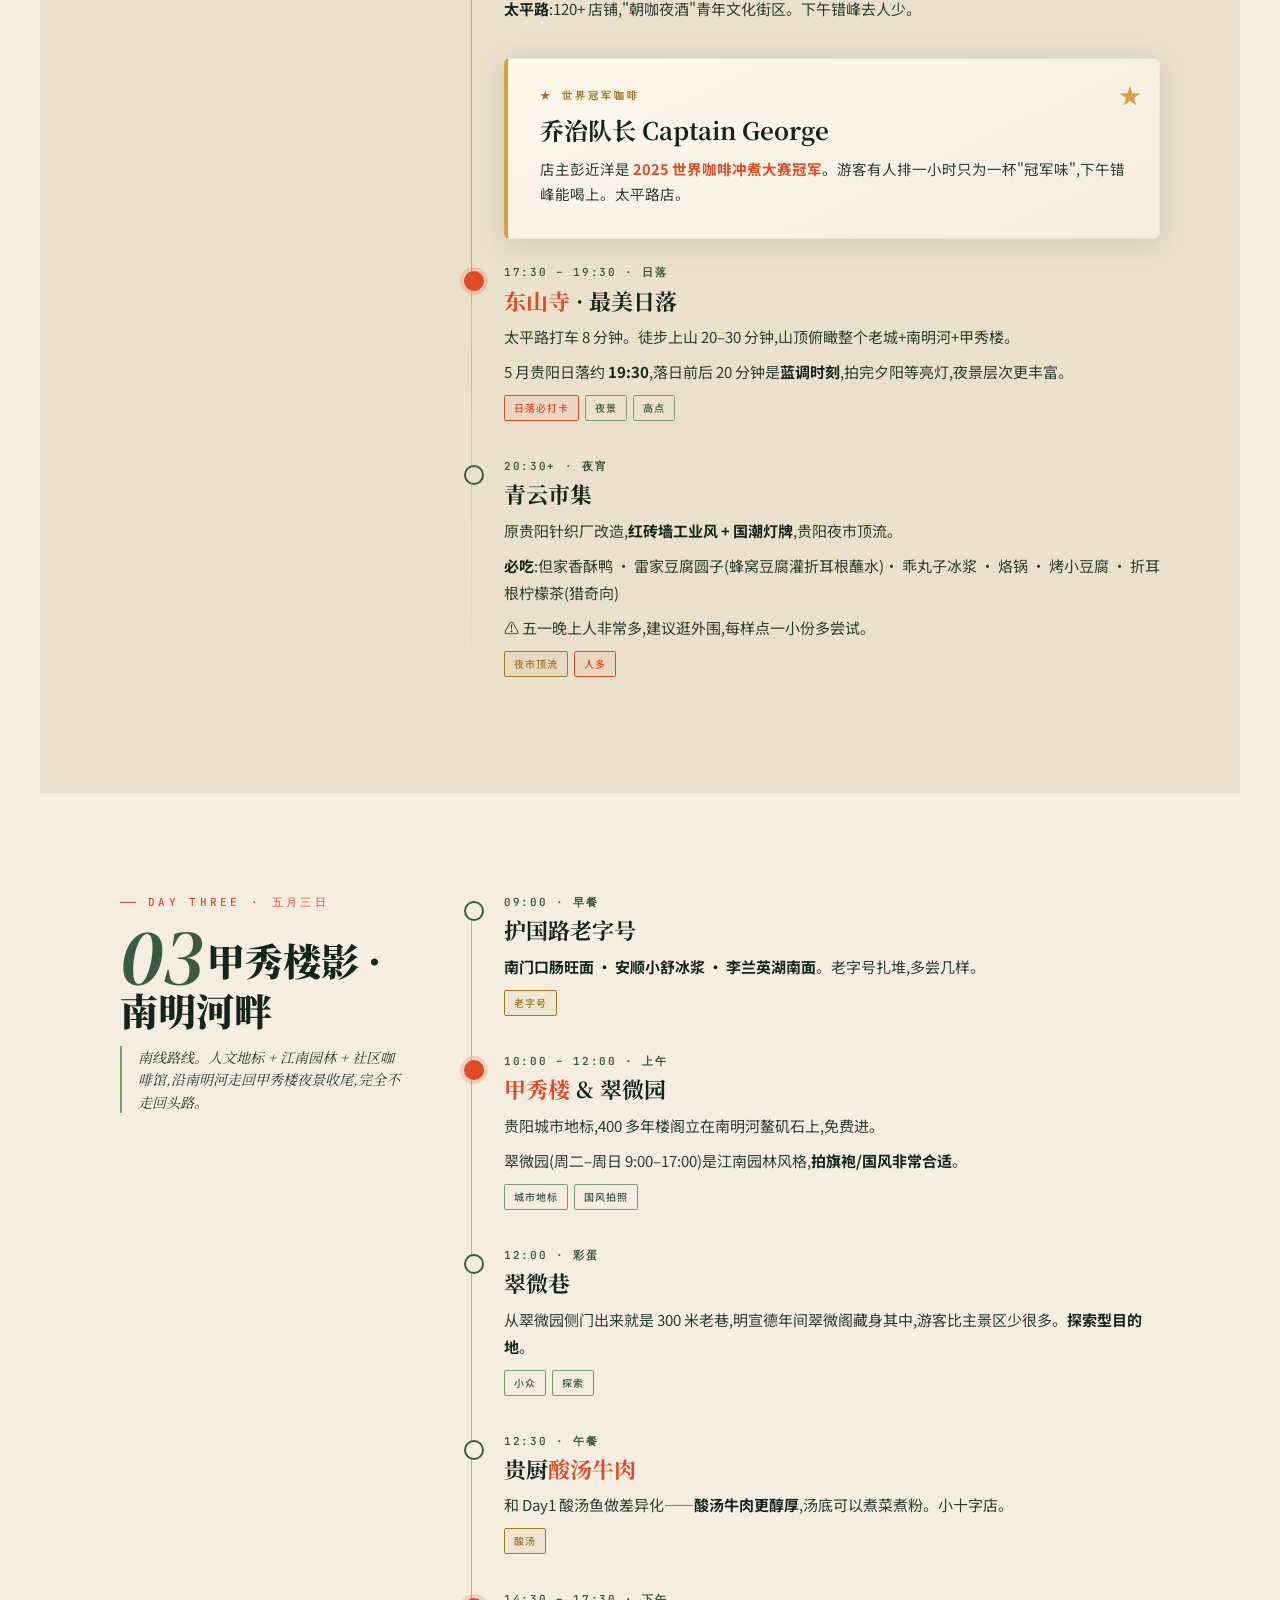
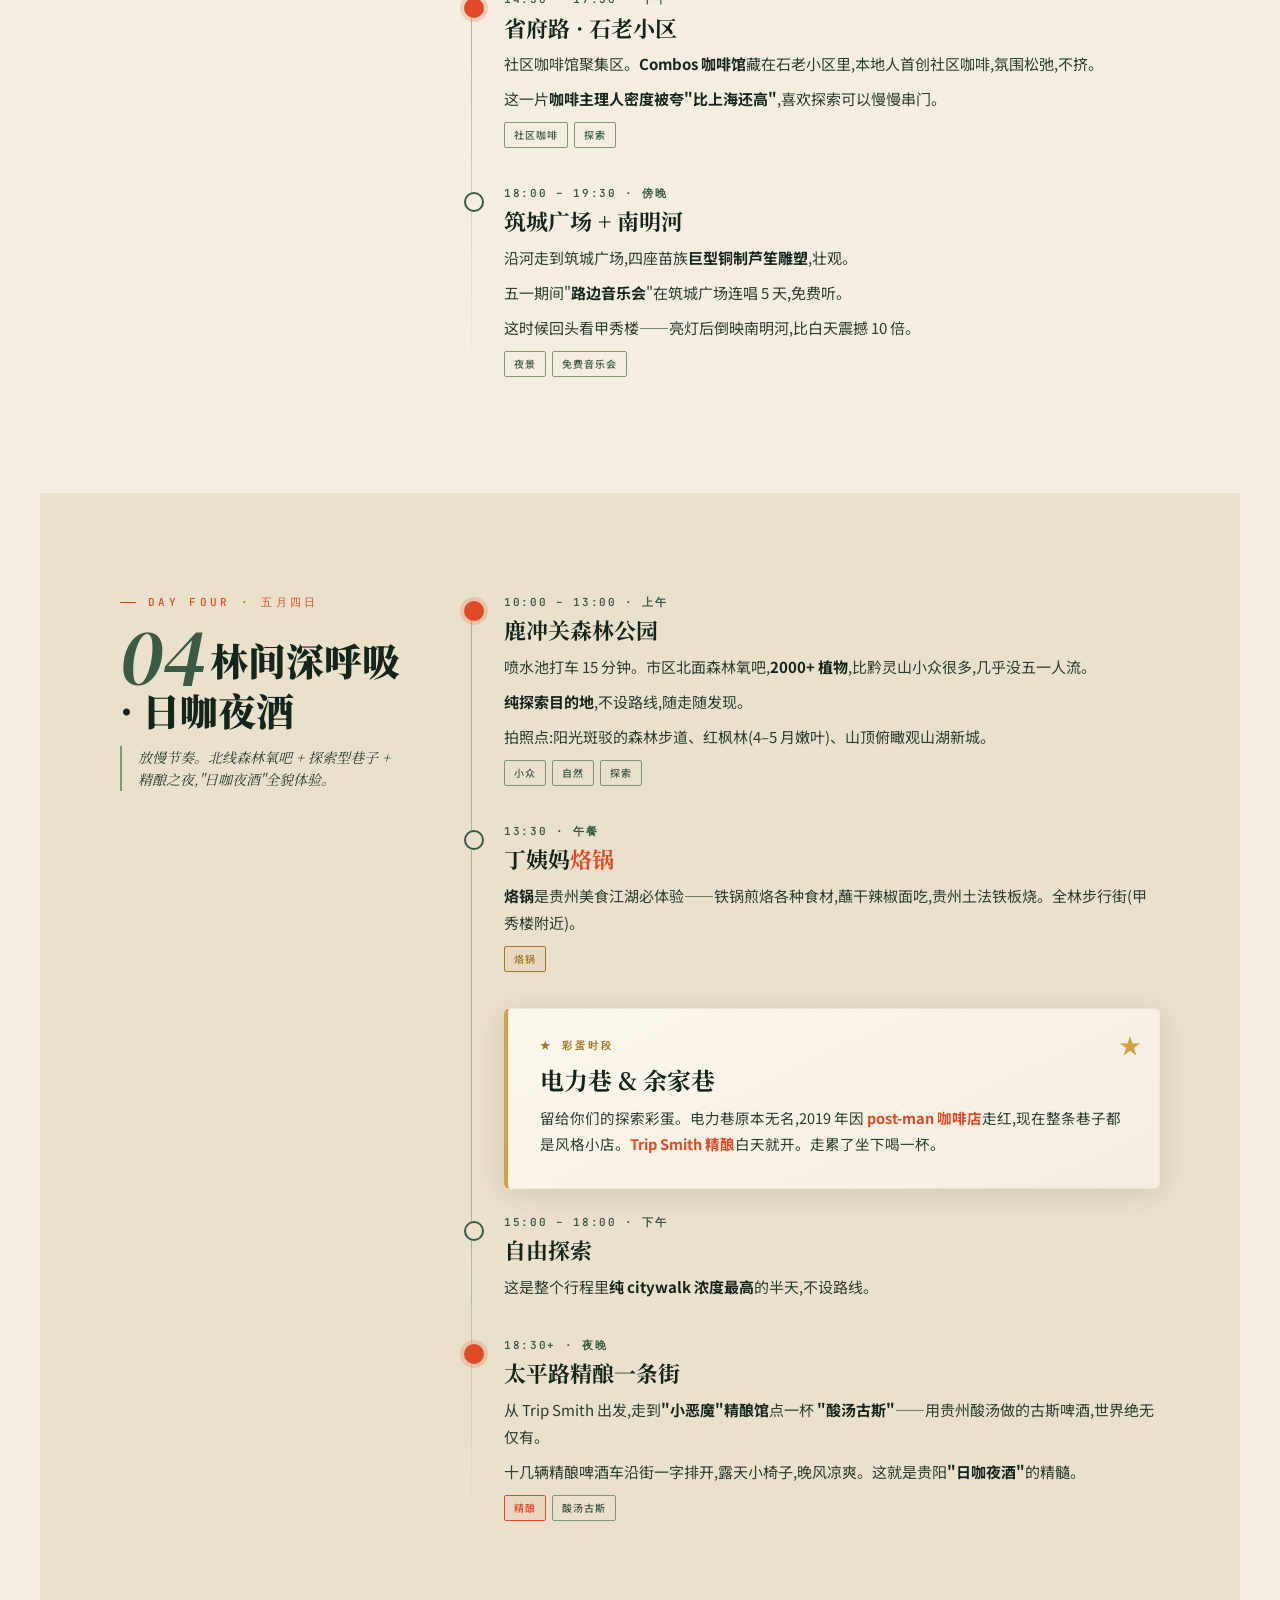
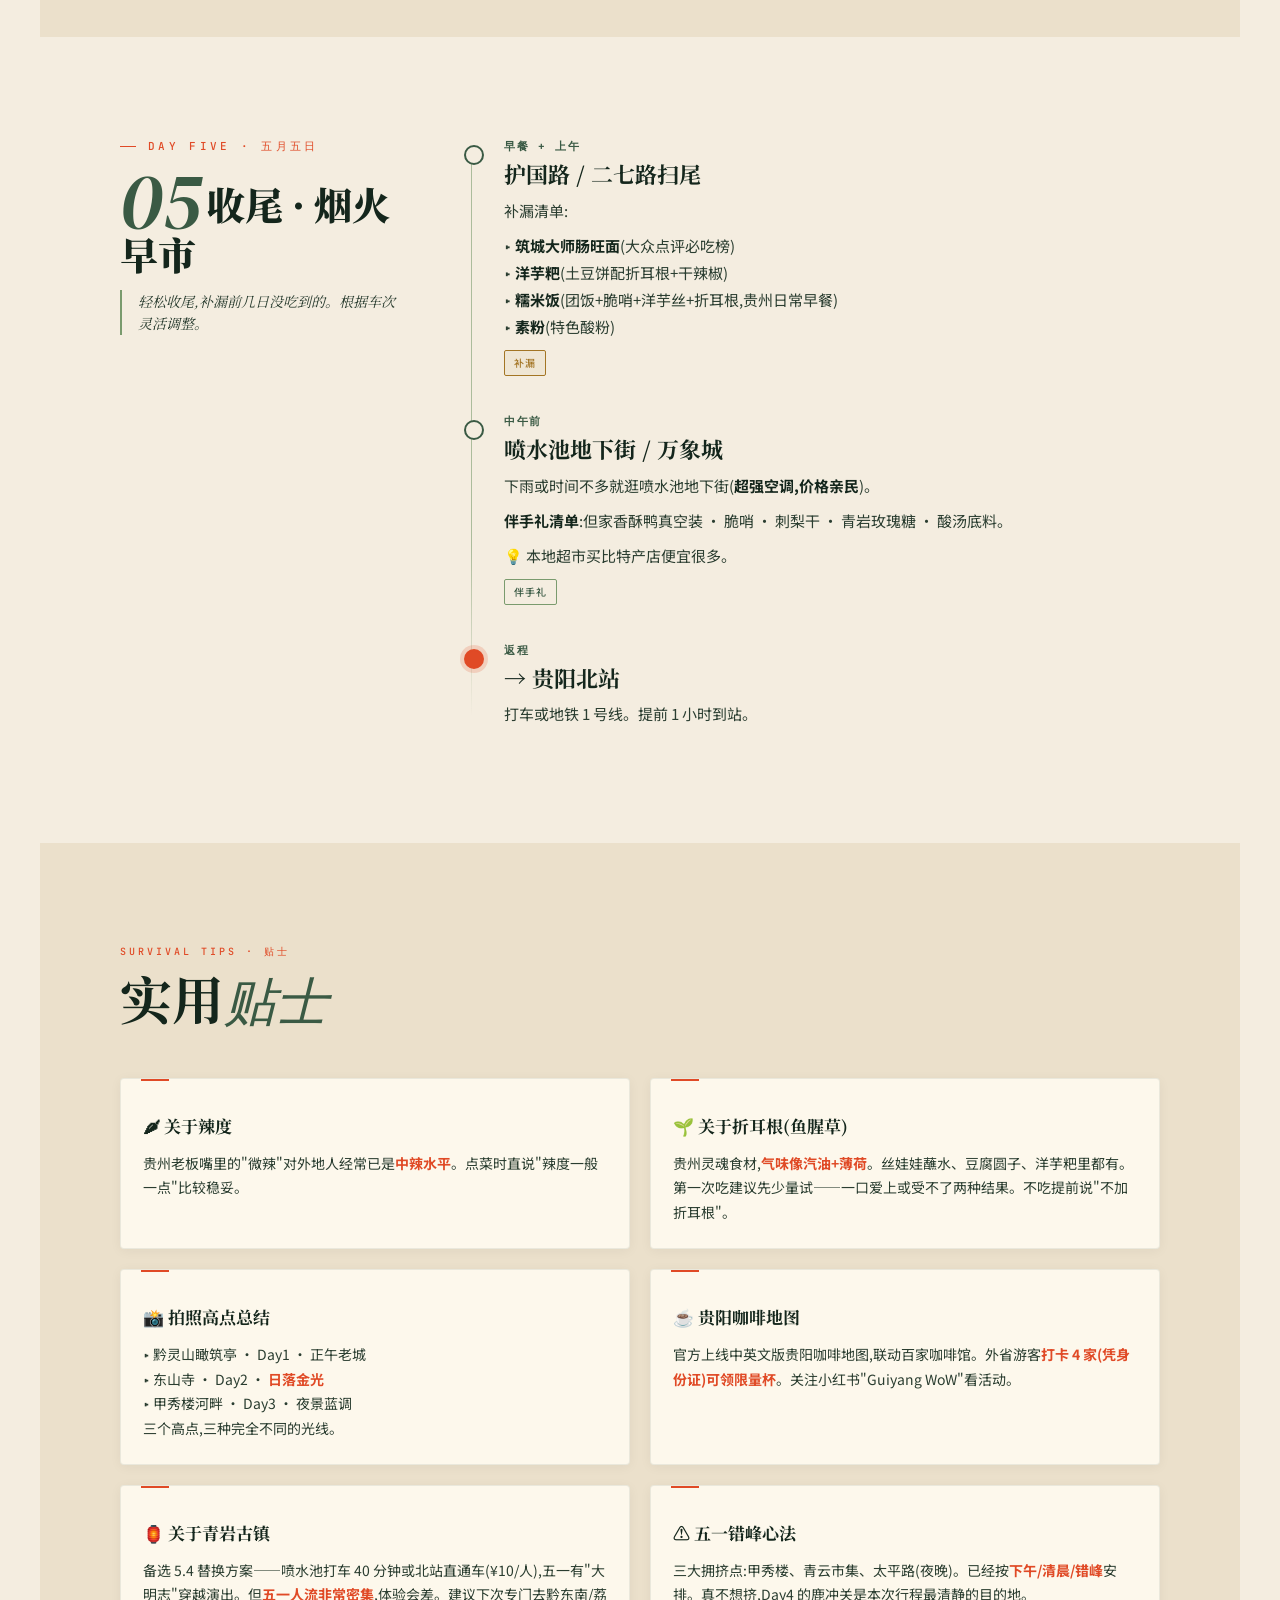
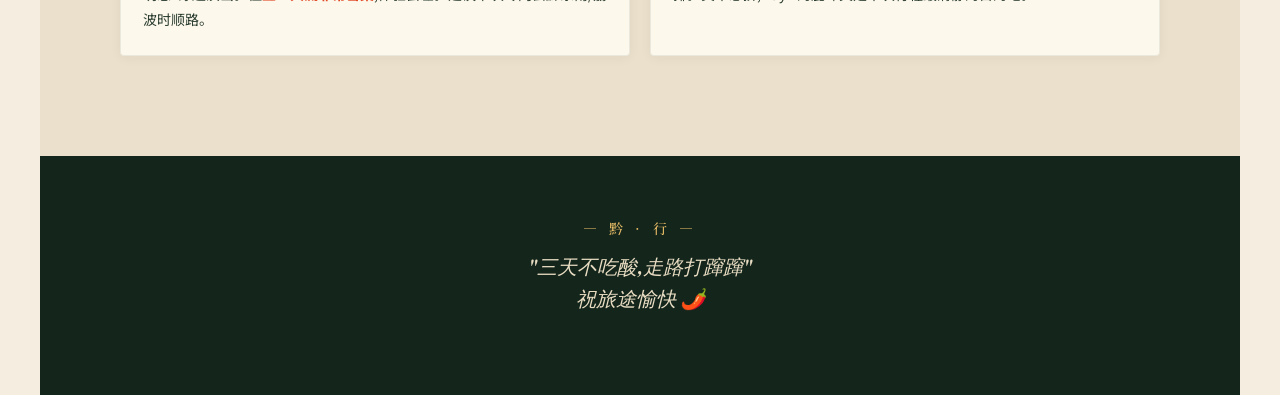
<file: 2026/guiyang/original.html>
<!DOCTYPE html>
<html lang="zh-CN">
<head>
<meta charset="UTF-8">
<meta name="viewport" content="width=device-width, initial-scale=1.0">
<meta name="theme-color" content="#1a2e22">
<title>贵阳五日漫游 · City Walk 指南</title>
<link rel="preconnect" href="https://fonts.googleapis.com">
<link rel="preconnect" href="https://fonts.gstatic.com" crossorigin>
<link href="https://fonts.googleapis.com/css2?family=Noto+Serif+SC:wght@400;500;700;900&family=Noto+Sans+SC:wght@300;400;500;700&family=DM+Serif+Display:ital@0;1&family=JetBrains+Mono:wght@400;500&display=swap" rel="stylesheet">
<style>
  :root {
    --ink: #14261c;
    --ink-soft: #2a3d30;
    --moss: #3a5a44;
    --bamboo: #7a9b6e;
    --bamboo-bright: #a8c49a;
    --paper: #f4ede0;
    --paper-warm: #ebe0cb;
    --paper-deep: #ddc9a8;
    --chili: #e04a26;
    --chili-deep: #8f2a14;
    --gold: #d4a149;
    --gold-bright: #e8bc65;
    --mist: rgba(20, 38, 28, 0.08);
    --shadow-soft: 0 2px 20px rgba(20, 38, 28, 0.08);
    --shadow-card: 0 4px 30px rgba(20, 38, 28, 0.12);
  }

  * { margin: 0; padding: 0; box-sizing: border-box; -webkit-tap-highlight-color: transparent; }

  html { scroll-behavior: smooth; }

  body {
    font-family: "Noto Sans SC", -apple-system, sans-serif;
    background: var(--paper);
    color: var(--ink);
    font-size: 15px;
    line-height: 1.75;
    overflow-x: hidden;
    font-weight: 400;
    -webkit-font-smoothing: antialiased;
  }

  body::before {
    content: "";
    position: fixed;
    inset: 0;
    pointer-events: none;
    background-image:
      radial-gradient(circle at 10% 20%, rgba(184, 137, 58, 0.04) 0%, transparent 40%),
      radial-gradient(circle at 80% 60%, rgba(58, 90, 68, 0.05) 0%, transparent 40%);
    z-index: 1;
  }

  body::after {
    content: "";
    position: fixed;
    inset: 0;
    pointer-events: none;
    background-image: url("data:image/svg+xml,%3Csvg viewBox='0 0 200 200' xmlns='http://www.w3.org/2000/svg'%3E%3Cfilter id='n'%3E%3CfeTurbulence baseFrequency='0.9' numOctaves='2'/%3E%3CfeColorMatrix values='0 0 0 0 0.08 0 0 0 0 0.15 0 0 0 0 0.11 0 0 0 0.08 0'/%3E%3C/filter%3E%3Crect width='200' height='200' filter='url(%23n)'/%3E%3C/svg%3E");
    opacity: 0.3;
    mix-blend-mode: multiply;
    z-index: 2;
  }

  .wrap { position: relative; z-index: 3; max-width: 480px; margin: 0 auto; }

  /* ====== 封面 ====== */
  .cover {
    position: relative;
    min-height: 100vh;
    background: linear-gradient(165deg, #0f1f18 0%, #1a2e22 45%, #243a2c 100%);
    color: var(--paper);
    padding: 60px 28px 40px;
    overflow: hidden;
    display: flex;
    flex-direction: column;
    justify-content: space-between;
  }

  .cover::before {
    content: "";
    position: absolute;
    top: -20%;
    right: -30%;
    width: 140%;
    height: 80%;
    background: radial-gradient(ellipse at center, rgba(232, 188, 101, 0.18) 0%, transparent 60%);
    pointer-events: none;
  }

  .mountains {
    position: absolute;
    bottom: 0;
    left: 0;
    right: 0;
    height: 180px;
    opacity: 0.4;
    pointer-events: none;
  }

  .cover-meta {
    font-family: "JetBrains Mono", monospace;
    font-size: 11px;
    letter-spacing: 0.2em;
    color: rgba(244, 237, 224, 0.75);
    text-transform: uppercase;
    display: flex;
    justify-content: space-between;
    align-items: center;
    position: relative;
    z-index: 2;
  }

  .cover-meta .stamp {
    padding: 4px 10px;
    border: 1px solid rgba(244, 237, 224, 0.4);
    border-radius: 2px;
    color: var(--paper);
  }

  .cover-title {
    margin-top: 40px;
    position: relative;
    z-index: 2;
  }

  .cover-tag {
    display: inline-block;
    font-family: "Noto Serif SC", serif;
    font-size: 13px;
    letter-spacing: 0.4em;
    color: var(--gold-bright);
    padding-left: 32px;
    position: relative;
    margin-bottom: 24px;
    font-weight: 500;
  }

  .cover-tag::before {
    content: "";
    position: absolute;
    left: 0;
    top: 50%;
    width: 24px;
    height: 1px;
    background: var(--gold-bright);
  }

  h1.cover-h1 {
    font-family: "Noto Serif SC", serif;
    font-weight: 900;
    font-size: 64px;
    line-height: 0.95;
    letter-spacing: -0.02em;
    color: #fdf8ec;
    margin-bottom: 4px;
  }

  h1.cover-h1 .accent {
    color: var(--chili);
    font-style: italic;
    font-family: "DM Serif Display", serif;
    font-weight: 400;
  }

  .cover-sub {
    font-family: "DM Serif Display", serif;
    font-style: italic;
    font-size: 28px;
    color: #f0e5ce;
    margin-top: 8px;
  }

  .cover-info {
    position: relative;
    z-index: 2;
    border-top: 1px solid rgba(244, 237, 224, 0.3);
    padding-top: 24px;
    display: grid;
    grid-template-columns: 1fr 1fr;
    gap: 20px;
  }

  .info-item {
    font-size: 12px;
  }

  .info-label {
    font-family: "JetBrains Mono", monospace;
    letter-spacing: 0.15em;
    text-transform: uppercase;
    color: var(--gold-bright);
    margin-bottom: 4px;
    font-size: 10px;
    font-weight: 500;
  }

  .info-val {
    font-family: "Noto Serif SC", serif;
    color: #fdf8ec;
    font-size: 15px;
    font-weight: 500;
  }

  /* ====== 目录 ====== */
  .toc {
    padding: 48px 28px;
    background: var(--paper);
  }

  .section-label {
    font-family: "JetBrains Mono", monospace;
    font-size: 10px;
    letter-spacing: 0.3em;
    color: var(--chili);
    text-transform: uppercase;
    margin-bottom: 8px;
    font-weight: 500;
  }

  .section-title {
    font-family: "Noto Serif SC", serif;
    font-size: 32px;
    font-weight: 700;
    color: var(--ink);
    margin-bottom: 32px;
    line-height: 1.1;
  }

  .section-title .italic {
    font-family: "DM Serif Display", serif;
    font-style: italic;
    font-weight: 400;
    color: var(--moss);
  }

  .toc-list { list-style: none; }

  .toc-item {
    display: flex;
    align-items: baseline;
    padding: 16px 0;
    border-top: 1px solid var(--mist);
    cursor: pointer;
    transition: padding-left 0.3s ease, background 0.2s ease;
    text-decoration: none;
    color: inherit;
  }

  .toc-item:last-child { border-bottom: 1px solid var(--mist); }
  .toc-item:hover, .toc-item:active { padding-left: 8px; background: rgba(224, 74, 38, 0.04); }

  .toc-num {
    font-family: "DM Serif Display", serif;
    font-style: italic;
    font-size: 36px;
    color: var(--chili);
    line-height: 1;
    margin-right: 16px;
    min-width: 50px;
  }

  .toc-text { flex: 1; }

  .toc-day {
    font-family: "Noto Serif SC", serif;
    font-size: 17px;
    font-weight: 700;
    color: var(--ink);
    margin-bottom: 2px;
  }

  .toc-desc {
    font-size: 12px;
    color: var(--ink-soft);
    opacity: 0.8;
    letter-spacing: 0.05em;
  }

  .toc-arrow {
    color: var(--moss);
    font-size: 20px;
    margin-left: 8px;
  }

  /* ====== Day 章节 ====== */
  .day {
    padding: 56px 28px 40px;
    position: relative;
  }

  .day-odd { background: var(--paper); }
  .day-even { background: var(--paper-warm); }

  .day-header {
    margin-bottom: 36px;
    position: relative;
  }

  .day-label {
    font-family: "JetBrains Mono", monospace;
    font-size: 11px;
    letter-spacing: 0.3em;
    color: var(--chili);
    text-transform: uppercase;
    margin-bottom: 12px;
    display: flex;
    align-items: center;
    gap: 12px;
    font-weight: 500;
  }

  .day-label::before {
    content: "";
    width: 16px;
    height: 1px;
    background: var(--chili);
  }

  .day-title {
    font-family: "Noto Serif SC", serif;
    font-size: 28px;
    font-weight: 900;
    color: var(--ink);
    line-height: 1.15;
    margin-bottom: 8px;
  }

  .day-title .big {
    font-family: "DM Serif Display", serif;
    font-style: italic;
    font-size: 56px;
    font-weight: 400;
    color: var(--moss);
    vertical-align: -8px;
    margin-right: 4px;
    display: inline-block;
    line-height: 0.8;
  }

  .day-desc {
    font-family: "Noto Serif SC", serif;
    font-size: 14px;
    color: var(--ink-soft);
    font-style: italic;
    line-height: 1.6;
    padding-left: 16px;
    border-left: 2px solid var(--bamboo);
    margin-top: 14px;
  }

  /* ====== 时间线 ====== */
  .timeline {
    position: relative;
    padding-left: 28px;
  }

  .timeline::before {
    content: "";
    position: absolute;
    left: 7px;
    top: 10px;
    bottom: 10px;
    width: 1px;
    background: linear-gradient(to bottom, var(--bamboo) 0%, var(--bamboo) 70%, transparent 100%);
    opacity: 0.6;
  }

  .tl-item {
    position: relative;
    margin-bottom: 28px;
  }

  .tl-item::before {
    content: "";
    position: absolute;
    left: -28px;
    top: 8px;
    width: 15px;
    height: 15px;
    border-radius: 50%;
    background: var(--paper);
    border: 2px solid var(--moss);
    z-index: 2;
  }

  .day-even .tl-item::before { background: var(--paper-warm); }

  .tl-item.highlight::before {
    background: var(--chili);
    border-color: var(--chili);
    box-shadow: 0 0 0 4px rgba(224, 74, 38, 0.18);
  }

  .tl-time {
    font-family: "JetBrains Mono", monospace;
    font-size: 11px;
    letter-spacing: 0.15em;
    color: var(--moss);
    font-weight: 600;
    margin-bottom: 4px;
  }

  .tl-place {
    font-family: "Noto Serif SC", serif;
    font-size: 18px;
    font-weight: 700;
    color: var(--ink);
    line-height: 1.3;
    margin-bottom: 8px;
  }

  .tl-place .zh-accent {
    color: var(--chili);
  }

  .tl-body {
    font-size: 14px;
    line-height: 1.7;
    color: var(--ink-soft);
  }

  .tl-body p { margin-bottom: 8px; }
  .tl-body p:last-child { margin-bottom: 0; }

  strong {
    color: var(--ink);
    font-weight: 700;
  }

  .tag-row {
    display: flex;
    flex-wrap: wrap;
    gap: 6px;
    margin-top: 10px;
  }

  .tag {
    display: inline-block;
    font-size: 10px;
    letter-spacing: 0.1em;
    padding: 3px 9px;
    background: transparent;
    border: 1px solid var(--bamboo);
    color: var(--moss);
    border-radius: 2px;
    font-family: "Noto Sans SC", sans-serif;
    font-weight: 500;
  }

  .tag.hot { border-color: var(--chili); color: var(--chili); background: rgba(224, 74, 38, 0.06); }
  .tag.eat { border-color: #a37524; color: #a37524; background: rgba(163, 117, 36, 0.06); }

  /* ====== 特色卡片 - 改为浅色以提高可读性 ====== */
  .feature-card {
    background: linear-gradient(155deg, #fdf8ec 0%, #f4ede0 100%);
    color: var(--ink);
    padding: 22px 22px 24px;
    margin: 24px 0;
    border-radius: 6px;
    position: relative;
    overflow: hidden;
    box-shadow: var(--shadow-card);
    border: 1px solid rgba(20, 38, 28, 0.06);
    border-left: 4px solid var(--gold);
  }

  .feature-card::before {
    content: "★";
    position: absolute;
    top: 16px;
    right: 18px;
    font-size: 22px;
    color: var(--gold);
  }

  .feature-label {
    font-family: "JetBrains Mono", monospace;
    font-size: 10px;
    letter-spacing: 0.3em;
    color: #a37524;
    margin-bottom: 10px;
    font-weight: 600;
  }

  .feature-title {
    font-family: "Noto Serif SC", serif;
    font-size: 20px;
    font-weight: 700;
    margin-bottom: 10px;
    line-height: 1.3;
    color: var(--ink);
  }

  .feature-body {
    font-size: 13.5px;
    line-height: 1.75;
    color: var(--ink-soft);
  }

  .feature-body strong {
    color: var(--chili);
    font-weight: 700;
  }

  /* ====== Tips 章节 - 浅色版本 ====== */
  .tips {
    padding: 56px 28px;
    background: var(--paper-warm);
    color: var(--ink);
    position: relative;
  }

  .tips .section-title { color: var(--ink); }
  .tips .section-label { color: var(--chili); }
  .tips .section-title .italic { color: var(--moss); }

  .tip-card {
    background: #fdf8ec;
    border: 1px solid rgba(20, 38, 28, 0.08);
    padding: 22px 22px 24px;
    margin-bottom: 16px;
    border-radius: 4px;
    position: relative;
    box-shadow: 0 2px 12px rgba(20, 38, 28, 0.05);
  }

  .tip-card::before {
    content: "";
    position: absolute;
    top: 0;
    left: 20px;
    width: 28px;
    height: 2px;
    background: var(--chili);
  }

  .tip-title {
    font-family: "Noto Serif SC", serif;
    font-size: 17px;
    font-weight: 700;
    margin-bottom: 10px;
    color: var(--ink);
    padding-top: 10px;
  }

  .tip-body {
    font-size: 14px;
    line-height: 1.75;
    color: var(--ink-soft);
  }

  .tip-body strong {
    color: var(--chili);
    font-weight: 700;
  }

  /* 收尾 - 浅色版 */
  .footer {
    background: var(--ink);
    color: #fdf8ec;
    padding: 36px 28px 48px;
    text-align: center;
  }

  .footer-seal {
    font-family: "Noto Serif SC", serif;
    font-size: 14px;
    color: var(--gold-bright);
    letter-spacing: 0.3em;
    margin-bottom: 10px;
    font-weight: 500;
  }

  .footer-quote {
    font-family: "DM Serif Display", serif;
    font-style: italic;
    font-size: 16px;
    color: #e8dcc2;
    line-height: 1.6;
  }

  /* 回到顶部 */
  .top-btn {
    position: fixed;
    bottom: 20px;
    right: 20px;
    width: 44px;
    height: 44px;
    background: var(--ink);
    color: var(--paper);
    border: none;
    border-radius: 50%;
    font-size: 18px;
    box-shadow: var(--shadow-card);
    z-index: 100;
    opacity: 0;
    pointer-events: none;
    transition: opacity 0.3s;
    cursor: pointer;
  }

  .top-btn.visible { opacity: 0.9; pointer-events: auto; }

  /* 进度条 */
  .progress {
    position: fixed;
    top: 0;
    left: 0;
    height: 3px;
    background: var(--chili);
    width: 0;
    z-index: 200;
    transition: width 0.1s;
  }

  /* 波纹点缀 */
  .ornament {
    text-align: center;
    margin: 24px 0;
    font-family: "Noto Serif SC", serif;
    color: var(--bamboo);
    letter-spacing: 1em;
    opacity: 0.5;
    font-size: 14px;
  }

  @keyframes fadeUp {
    from { opacity: 0; transform: translateY(20px); }
    to { opacity: 1; transform: translateY(0); }
  }

  .cover-tag, h1.cover-h1, .cover-sub, .cover-info {
    animation: fadeUp 0.8s ease-out forwards;
    animation-delay: calc(var(--d, 0) * 150ms);
    opacity: 0;
  }

  h1.cover-h1 { --d: 1; }
  .cover-sub { --d: 2; }
  .cover-info { --d: 3; }

  /* ============================================
     平板 & 桌面端自适应
     ============================================ */

  @media (min-width: 768px) {
    body { font-size: 16px; }

    .wrap { max-width: 720px; }

    .cover { padding: 80px 56px 60px; }
    h1.cover-h1 { font-size: 88px; }
    .cover-sub { font-size: 34px; }
    .cover-info { grid-template-columns: repeat(4, 1fr); }

    .toc { padding: 72px 56px; }
    .section-title { font-size: 40px; }

    .day { padding: 80px 56px 60px; }
    .day-title { font-size: 34px; }
    .day-title .big { font-size: 72px; }

    .timeline { padding-left: 36px; }
    .tl-item::before { left: -36px; }
    .tl-place { font-size: 20px; }
    .tl-body { font-size: 15px; }

    .tips { padding: 80px 56px; }

    .footer { padding: 48px 56px 64px; }
  }

  @media (min-width: 1024px) {
    body { font-size: 16px; }

    .wrap { max-width: 1200px; }

    .cover {
      min-height: 85vh;
      padding: 100px 80px 80px;
    }

    h1.cover-h1 { font-size: 120px; }
    .cover-sub { font-size: 42px; }

    .cover-title { max-width: 700px; }

    .toc { padding: 100px 80px; }
    .section-title { font-size: 52px; margin-bottom: 48px; }

    .toc-list {
      display: grid;
      grid-template-columns: repeat(2, 1fr);
      gap: 0 48px;
    }

    .toc-item {
      padding: 20px 0;
    }

    .toc-num { font-size: 44px; }
    .toc-day { font-size: 19px; }
    .toc-desc { font-size: 13px; }

    /* Day 双栏:左侧标题固定,右侧内容滚动 */
    .day {
      padding: 100px 80px 80px;
      display: grid;
      grid-template-columns: 280px 1fr;
      gap: 64px;
      align-items: start;
    }

    .day-header {
      position: sticky;
      top: 40px;
      margin-bottom: 0;
    }

    .day-title { font-size: 38px; }
    .day-title .big { font-size: 80px; }

    .day-content { min-width: 0; }

    .timeline { padding-left: 40px; }
    .tl-item::before { left: -40px; width: 16px; height: 16px; }
    .tl-item { margin-bottom: 36px; }

    .tl-place { font-size: 22px; }
    .tl-body { font-size: 15px; line-height: 1.8; }

    .feature-card { padding: 28px 32px 32px; }
    .feature-title { font-size: 24px; }
    .feature-body { font-size: 14.5px; }

    .ornament { display: none; }

    /* Tips 双栏 */
    .tips { padding: 100px 80px; }
    .tips-grid {
      display: grid;
      grid-template-columns: repeat(2, 1fr);
      gap: 20px;
    }
    .tip-card { margin-bottom: 0; }

    .footer { padding: 60px 80px 80px; }
    .footer-quote { font-size: 20px; }
  }

  @media (min-width: 1400px) {
    .wrap { max-width: 1360px; }
    h1.cover-h1 { font-size: 140px; }
  }
</style>
</head>
<body>

<div class="progress" id="progress"></div>

<div class="wrap">

<!-- ====== 封面 ====== -->
<section class="cover">
  <div class="cover-meta">
    <span>GUIYANG · 黔</span>
    <span class="stamp">MAY 2026</span>
  </div>

  <div class="cover-title">
    <div class="cover-tag">五 日 漫 游</div>
    <h1 class="cover-h1">
      爽爽<br>
      <span class="accent">贵阳.</span>
    </h1>
    <div class="cover-sub">a City Walk Journal</div>
  </div>

  <div class="cover-info">
    <div class="info-item">
      <div class="info-label">Dates</div>
      <div class="info-val">5.1 → 5.5</div>
    </div>
    <div class="info-item">
      <div class="info-label">Base</div>
      <div class="info-val">喷水池</div>
    </div>
    <div class="info-item">
      <div class="info-label">Travelers</div>
      <div class="info-val">3 人</div>
    </div>
    <div class="info-item">
      <div class="info-label">Mode</div>
      <div class="info-val">City Walk</div>
    </div>
  </div>

  <svg class="mountains" viewBox="0 0 400 180" preserveAspectRatio="none" xmlns="http://www.w3.org/2000/svg">
    <path d="M0,180 L0,120 L40,90 L80,110 L120,70 L160,95 L200,55 L240,80 L280,60 L320,85 L360,50 L400,75 L400,180 Z" fill="#7a9b6e" opacity="0.4"/>
    <path d="M0,180 L0,140 L50,115 L100,130 L150,105 L200,125 L250,100 L300,120 L350,95 L400,115 L400,180 Z" fill="#3a5a44" opacity="0.6"/>
    <path d="M0,180 L0,160 L60,145 L120,155 L180,140 L240,150 L300,135 L360,148 L400,140 L400,180 Z" fill="#0f1f18" opacity="0.85"/>
  </svg>
</section>

<!-- ====== 目录 ====== -->
<section class="toc" id="toc">
  <div class="section-label">Contents · 目录</div>
  <h2 class="section-title">五日<span class="italic">行程</span></h2>

  <div class="toc-list">
    <a href="#day1" class="toc-item">
      <span class="toc-num">01</span>
      <div class="toc-text">
        <div class="toc-day">抵达 · 黔灵漫步</div>
        <div class="toc-desc">5.1 · 喷水池 — 黔灵山 — 天主教堂</div>
      </div>
      <span class="toc-arrow">→</span>
    </a>
    <a href="#day2" class="toc-item">
      <span class="toc-num">02</span>
      <div class="toc-text">
        <div class="toc-day">老巷咖啡 · 东山夕照</div>
        <div class="toc-desc">5.2 · 蔡家街 — 太平路 — 东山寺</div>
      </div>
      <span class="toc-arrow">→</span>
    </a>
    <a href="#day3" class="toc-item">
      <span class="toc-num">03</span>
      <div class="toc-text">
        <div class="toc-day">甲秀楼影 · 南明河畔</div>
        <div class="toc-desc">5.3 · 甲秀楼 — 翠微巷 — 省府路</div>
      </div>
      <span class="toc-arrow">→</span>
    </a>
    <a href="#day4" class="toc-item">
      <span class="toc-num">04</span>
      <div class="toc-text">
        <div class="toc-day">林间深呼吸 · 日咖夜酒</div>
        <div class="toc-desc">5.4 · 鹿冲关 — 电力巷 — 太平路</div>
      </div>
      <span class="toc-arrow">→</span>
    </a>
    <a href="#day5" class="toc-item">
      <span class="toc-num">05</span>
      <div class="toc-text">
        <div class="toc-day">收尾 · 烟火早市</div>
        <div class="toc-desc">5.5 · 护国路 — 喷水池 — 返程</div>
      </div>
      <span class="toc-arrow">→</span>
    </a>
    <a href="#tips" class="toc-item">
      <span class="toc-num"><em>·</em></span>
      <div class="toc-text">
        <div class="toc-day">实用贴士</div>
        <div class="toc-desc">辣度 · 折耳根 · 咖啡地图</div>
      </div>
      <span class="toc-arrow">→</span>
    </a>
  </div>
</section>

<!-- ====== Day 1 ====== -->
<section class="day day-odd" id="day1">
  <div class="day-header">
    <div class="day-label">Day One · 五月一日</div>
    <h2 class="day-title"><span class="big">01</span>抵达日 · 黔灵漫步</h2>
    <p class="day-desc">大交通日,轻量启程。老城西北最大的自然山体公园作为开场,野生猴群与老城俯瞰,不疾不徐地进入贵阳节奏。</p>
  </div>

  <div class="day-content">
  <div class="timeline">

    <div class="tl-item">
      <div class="tl-time">抵达 · ARRIVAL</div>
      <div class="tl-place">贵阳北站 → 喷水池</div>
      <div class="tl-body">
        <p>地铁 <strong>1 号线</strong>直达喷水池站,约 25 分钟 / 6 元。五一北站打车队会很长,地铁比车还快。</p>
        <div class="tag-row">
          <span class="tag">地铁直达</span>
          <span class="tag">¥6</span>
        </div>
      </div>
    </div>

    <div class="tl-item highlight">
      <div class="tl-time">14:00 – 17:30 · 下午</div>
      <div class="tl-place">黔灵山公园</div>
      <div class="tl-body">
        <p>喷水池打车 10 分钟。市中心最大山体公园,<strong>免费</strong>,国内唯一免费大熊猫馆。</p>
        <p>往 <strong>七星潭、瞰筑亭</strong>方向走,能甩开大部分游客。坐索道上山俯瞰贵阳老城,非常辽阔。</p>
        <p>⚠️ 看好手里塑料袋——野生猕猴会抢。</p>
        <div class="tag-row">
          <span class="tag">自然</span>
          <span class="tag">观景高点</span>
          <span class="tag hot">必打卡</span>
        </div>
      </div>
    </div>

    <div class="tl-item">
      <div class="tl-time">17:30 – 18:30 · 傍晚</div>
      <div class="tl-place">贵阳北天主教堂</div>
      <div class="tl-body">
        <p>中西合璧,一边中式塔、一边西式拱门,<strong>立面非常出片</strong>,游客稀少。回喷水池顺路不绕。</p>
        <div class="tag-row">
          <span class="tag">人文</span>
          <span class="tag">拍照</span>
          <span class="tag">小众</span>
        </div>
      </div>
    </div>

    <div class="tl-item">
      <div class="tl-time">19:00 · 晚餐</div>
      <div class="tl-place"><span class="zh-accent">老凯俚</span>酸汤鱼</div>
      <div class="tl-body">
        <p>贵州菜开篇必点 <strong>红酸汤鱼</strong>——联合国非遗美食,毛辣果发酵的酸汤是贵州的灵魂。</p>
        <p>3 人点一锅酸汤鱼足够,配油炸洋芋、折耳根蘸水。</p>
        <div class="tag-row">
          <span class="tag eat">红酸汤</span>
          <span class="tag eat">非遗</span>
        </div>
      </div>
    </div>

  </div>
  </div>

  <div class="ornament">— ◆ —</div>
</section>

<!-- ====== Day 2 ====== -->
<section class="day day-even" id="day2">
  <div class="day-header">
    <div class="day-label">Day Two · 五月二日</div>
    <h2 class="day-title"><span class="big">02</span>老巷咖啡 · 东山夕照</h2>
    <p class="day-desc">精华一天。从青石板老街晨起,到冠军咖啡午后,再到东山寺落日与青云市集烟火,一整天的情绪是从沉到烈。</p>
  </div>

  <div class="day-content">
  <div class="timeline">

    <div class="tl-item">
      <div class="tl-time">08:30 · 早餐</div>
      <div class="tl-place">金牌罗记肠旺面</div>
      <div class="tl-body">
        <p>蔡家街早点一条街。<strong>肠旺面</strong>=肥肠+血旺+竹升面,贵阳人从小吃到大的味道。感受本地早市氛围。</p>
        <div class="tag-row">
          <span class="tag eat">老字号</span>
          <span class="tag">本地</span>
        </div>
      </div>
    </div>

    <div class="tl-item highlight">
      <div class="tl-time">09:30 – 12:00 · 上午</div>
      <div class="tl-place">电台街 &amp; 蔡家街</div>
      <div class="tl-body">
        <p><strong>600 年青石板老路</strong>,梧桐、老理发店、裁缝铺。citywalk 随便拐小巷都能出片。</p>
      </div>
    </div>

    <div class="feature-card">
      <div class="feature-label">★ COFFEE HIGHLIGHT</div>
      <div class="feature-title">黑石咖啡馆</div>
      <div class="feature-body">一整面墙挂着 <strong>28 张咖啡赛事获奖证书</strong>,贵阳精品咖啡代表之一。SOE 手冲推荐。蔡家街步行可达。</div>
    </div>

    <div class="tl-item">
      <div class="tl-time">12:30 · 午餐</div>
      <div class="tl-place"><span class="zh-accent">丝恋</span>红汤丝娃娃</div>
      <div class="tl-body">
        <p><strong>丝娃娃</strong>是贵阳最代表小吃——薄面皮包十几种蔬菜丝浇酸辣汁,像襁褓里的婴儿,可以 DIY,很有趣。</p>
        <div class="tag-row">
          <span class="tag eat">代表小吃</span>
          <span class="tag">DIY</span>
        </div>
      </div>
    </div>

    <div class="tl-item">
      <div class="tl-time">14:00 – 16:30 · 下午</div>
      <div class="tl-place">文昌阁 &amp; 太平路</div>
      <div class="tl-body">
        <p>文昌阁——贵阳九门四阁唯一留存,明代 400 多年,免费,10 分钟看完。</p>
        <p><strong>太平路</strong>:120+ 店铺,"朝咖夜酒"青年文化街区。下午错峰去人少。</p>
      </div>
    </div>

    <div class="feature-card">
      <div class="feature-label">★ 世界冠军咖啡</div>
      <div class="feature-title">乔治队长 Captain George</div>
      <div class="feature-body">店主彭近洋是 <strong>2025 世界咖啡冲煮大赛冠军</strong>。游客有人排一小时只为一杯"冠军味",下午错峰能喝上。太平路店。</div>
    </div>

    <div class="tl-item highlight">
      <div class="tl-time">17:30 – 19:30 · 日落</div>
      <div class="tl-place"><span class="zh-accent">东山寺</span> · 最美日落</div>
      <div class="tl-body">
        <p>太平路打车 8 分钟。徒步上山 20–30 分钟,山顶俯瞰整个老城+南明河+甲秀楼。</p>
        <p>5 月贵阳日落约 <strong>19:30</strong>,落日前后 20 分钟是<strong>蓝调时刻</strong>,拍完夕阳等亮灯,夜景层次更丰富。</p>
        <div class="tag-row">
          <span class="tag hot">日落必打卡</span>
          <span class="tag">夜景</span>
          <span class="tag">高点</span>
        </div>
      </div>
    </div>

    <div class="tl-item">
      <div class="tl-time">20:30+ · 夜宵</div>
      <div class="tl-place">青云市集</div>
      <div class="tl-body">
        <p>原贵阳针织厂改造,<strong>红砖墙工业风 + 国潮灯牌</strong>,贵阳夜市顶流。</p>
        <p><strong>必吃</strong>:但家香酥鸭 · 雷家豆腐圆子(蜂窝豆腐灌折耳根蘸水)· 乖丸子冰浆 · 烙锅 · 烤小豆腐 · 折耳根柠檬茶(猎奇向)</p>
        <p>⚠️ 五一晚上人非常多,建议逛外围,每样点一小份多尝试。</p>
        <div class="tag-row">
          <span class="tag eat">夜市顶流</span>
          <span class="tag hot">人多</span>
        </div>
      </div>
    </div>

  </div>
  </div>

  <div class="ornament">— ◆ —</div>
</section>

<!-- ====== Day 3 ====== -->
<section class="day day-odd" id="day3">
  <div class="day-header">
    <div class="day-label">Day Three · 五月三日</div>
    <h2 class="day-title"><span class="big">03</span>甲秀楼影 · 南明河畔</h2>
    <p class="day-desc">南线路线。人文地标 + 江南园林 + 社区咖啡馆,沿南明河走回甲秀楼夜景收尾,完全不走回头路。</p>
  </div>

  <div class="day-content">
  <div class="timeline">

    <div class="tl-item">
      <div class="tl-time">09:00 · 早餐</div>
      <div class="tl-place">护国路老字号</div>
      <div class="tl-body">
        <p><strong>南门口肠旺面 · 安顺小舒冰浆 · 李兰英湖南面</strong>。老字号扎堆,多尝几样。</p>
        <div class="tag-row">
          <span class="tag eat">老字号</span>
        </div>
      </div>
    </div>

    <div class="tl-item highlight">
      <div class="tl-time">10:00 – 12:00 · 上午</div>
      <div class="tl-place"><span class="zh-accent">甲秀楼</span> &amp; 翠微园</div>
      <div class="tl-body">
        <p>贵阳城市地标,400 多年楼阁立在南明河鳌矶石上,免费进。</p>
        <p>翠微园(周二–周日 9:00–17:00)是江南园林风格,<strong>拍旗袍/国风非常合适</strong>。</p>
        <div class="tag-row">
          <span class="tag">城市地标</span>
          <span class="tag">国风拍照</span>
        </div>
      </div>
    </div>

    <div class="tl-item">
      <div class="tl-time">12:00 · 彩蛋</div>
      <div class="tl-place">翠微巷</div>
      <div class="tl-body">
        <p>从翠微园侧门出来就是 300 米老巷,明宣德年间翠微阁藏身其中,游客比主景区少很多。<strong>探索型目的地</strong>。</p>
        <div class="tag-row">
          <span class="tag">小众</span>
          <span class="tag">探索</span>
        </div>
      </div>
    </div>

    <div class="tl-item">
      <div class="tl-time">12:30 · 午餐</div>
      <div class="tl-place">贵厨<span class="zh-accent">酸汤牛肉</span></div>
      <div class="tl-body">
        <p>和 Day1 酸汤鱼做差异化——<strong>酸汤牛肉更醇厚</strong>,汤底可以煮菜煮粉。小十字店。</p>
        <div class="tag-row">
          <span class="tag eat">酸汤</span>
        </div>
      </div>
    </div>

    <div class="tl-item highlight">
      <div class="tl-time">14:30 – 17:30 · 下午</div>
      <div class="tl-place">省府路 · 石老小区</div>
      <div class="tl-body">
        <p>社区咖啡馆聚集区。<strong>Combos 咖啡馆</strong>藏在石老小区里,本地人首创社区咖啡,氛围松弛,不挤。</p>
        <p>这一片<strong>咖啡主理人密度被夸"比上海还高"</strong>,喜欢探索可以慢慢串门。</p>
        <div class="tag-row">
          <span class="tag">社区咖啡</span>
          <span class="tag">探索</span>
        </div>
      </div>
    </div>

    <div class="tl-item">
      <div class="tl-time">18:00 – 19:30 · 傍晚</div>
      <div class="tl-place">筑城广场 + 南明河</div>
      <div class="tl-body">
        <p>沿河走到筑城广场,四座苗族<strong>巨型铜制芦笙雕塑</strong>,壮观。</p>
        <p>五一期间"<strong>路边音乐会</strong>"在筑城广场连唱 5 天,免费听。</p>
        <p>这时候回头看甲秀楼——亮灯后倒映南明河,比白天震撼 10 倍。</p>
        <div class="tag-row">
          <span class="tag">夜景</span>
          <span class="tag">免费音乐会</span>
        </div>
      </div>
    </div>

  </div>
  </div>

  <div class="ornament">— ◆ —</div>
</section>

<!-- ====== Day 4 ====== -->
<section class="day day-even" id="day4">
  <div class="day-header">
    <div class="day-label">Day Four · 五月四日</div>
    <h2 class="day-title"><span class="big">04</span>林间深呼吸 · 日咖夜酒</h2>
    <p class="day-desc">放慢节奏。北线森林氧吧 + 探索型巷子 + 精酿之夜,"日咖夜酒"全貌体验。</p>
  </div>

  <div class="day-content">
  <div class="timeline">

    <div class="tl-item highlight">
      <div class="tl-time">10:00 – 13:00 · 上午</div>
      <div class="tl-place">鹿冲关森林公园</div>
      <div class="tl-body">
        <p>喷水池打车 15 分钟。市区北面森林氧吧,<strong>2000+ 植物</strong>,比黔灵山小众很多,几乎没五一人流。</p>
        <p><strong>纯探索目的地</strong>,不设路线,随走随发现。</p>
        <p>拍照点:阳光斑驳的森林步道、红枫林(4–5 月嫩叶)、山顶俯瞰观山湖新城。</p>
        <div class="tag-row">
          <span class="tag">小众</span>
          <span class="tag">自然</span>
          <span class="tag">探索</span>
        </div>
      </div>
    </div>

    <div class="tl-item">
      <div class="tl-time">13:30 · 午餐</div>
      <div class="tl-place">丁姨妈<span class="zh-accent">烙锅</span></div>
      <div class="tl-body">
        <p><strong>烙锅</strong>是贵州美食江湖必体验——铁锅煎烙各种食材,蘸干辣椒面吃,贵州土法铁板烧。全林步行街(甲秀楼附近)。</p>
        <div class="tag-row">
          <span class="tag eat">烙锅</span>
        </div>
      </div>
    </div>

    <div class="feature-card">
      <div class="feature-label">★ 彩蛋时段</div>
      <div class="feature-title">电力巷 &amp; 余家巷</div>
      <div class="feature-body">留给你们的探索彩蛋。电力巷原本无名,2019 年因 <strong>post-man 咖啡店</strong>走红,现在整条巷子都是风格小店。<strong>Trip Smith 精酿</strong>白天就开。走累了坐下喝一杯。</div>
    </div>

    <div class="tl-item">
      <div class="tl-time">15:00 – 18:00 · 下午</div>
      <div class="tl-place">自由探索</div>
      <div class="tl-body">
        <p>这是整个行程里<strong>纯 citywalk 浓度最高</strong>的半天,不设路线。</p>
      </div>
    </div>

    <div class="tl-item highlight">
      <div class="tl-time">18:30+ · 夜晚</div>
      <div class="tl-place">太平路精酿一条街</div>
      <div class="tl-body">
        <p>从 Trip Smith 出发,走到<strong>"小恶魔"精酿馆</strong>点一杯 <strong>"酸汤古斯"</strong>——用贵州酸汤做的古斯啤酒,世界绝无仅有。</p>
        <p>十几辆精酿啤酒车沿街一字排开,露天小椅子,晚风凉爽。这就是贵阳<strong>"日咖夜酒"</strong>的精髓。</p>
        <div class="tag-row">
          <span class="tag hot">精酿</span>
          <span class="tag">酸汤古斯</span>
        </div>
      </div>
    </div>

  </div>
  </div>

  <div class="ornament">— ◆ —</div>
</section>

<!-- ====== Day 5 ====== -->
<section class="day day-odd" id="day5">
  <div class="day-header">
    <div class="day-label">Day Five · 五月五日</div>
    <h2 class="day-title"><span class="big">05</span>收尾 · 烟火早市</h2>
    <p class="day-desc">轻松收尾,补漏前几日没吃到的。根据车次灵活调整。</p>
  </div>

  <div class="day-content">
  <div class="timeline">

    <div class="tl-item">
      <div class="tl-time">早餐 + 上午</div>
      <div class="tl-place">护国路 / 二七路扫尾</div>
      <div class="tl-body">
        <p>补漏清单:</p>
        <p>▸ <strong>筑城大师肠旺面</strong>(大众点评必吃榜)<br>
        ▸ <strong>洋芋粑</strong>(土豆饼配折耳根+干辣椒)<br>
        ▸ <strong>糯米饭</strong>(团饭+脆哨+洋芋丝+折耳根,贵州日常早餐)<br>
        ▸ <strong>素粉</strong>(特色酸粉)</p>
        <div class="tag-row">
          <span class="tag eat">补漏</span>
        </div>
      </div>
    </div>

    <div class="tl-item">
      <div class="tl-time">中午前</div>
      <div class="tl-place">喷水池地下街 / 万象城</div>
      <div class="tl-body">
        <p>下雨或时间不多就逛喷水池地下街(<strong>超强空调,价格亲民</strong>)。</p>
        <p><strong>伴手礼清单</strong>:但家香酥鸭真空装 · 脆哨 · 刺梨干 · 青岩玫瑰糖 · 酸汤底料。</p>
        <p>💡 本地超市买比特产店便宜很多。</p>
        <div class="tag-row">
          <span class="tag">伴手礼</span>
        </div>
      </div>
    </div>

    <div class="tl-item highlight">
      <div class="tl-time">返程</div>
      <div class="tl-place">→ 贵阳北站</div>
      <div class="tl-body">
        <p>打车或地铁 1 号线。提前 1 小时到站。</p>
      </div>
    </div>

  </div>
  </div>

  <div class="ornament">— ◆ —</div>
</section>

<!-- ====== Tips ====== -->
<section class="tips" id="tips">
  <div class="section-label">Survival Tips · 贴士</div>
  <h2 class="section-title">实用<span class="italic">贴士</span></h2>

  <div class="tips-grid">

    <div class="tip-card">
      <div class="tip-title">🌶 关于辣度</div>
      <div class="tip-body">贵州老板嘴里的"微辣"对外地人经常已是<strong>中辣水平</strong>。点菜时直说"辣度一般一点"比较稳妥。</div>
    </div>

    <div class="tip-card">
      <div class="tip-title">🌱 关于折耳根(鱼腥草)</div>
      <div class="tip-body">贵州灵魂食材,<strong>气味像汽油+薄荷</strong>。丝娃娃蘸水、豆腐圆子、洋芋粑里都有。第一次吃建议先少量试——一口爱上或受不了两种结果。不吃提前说"不加折耳根"。</div>
    </div>

    <div class="tip-card">
      <div class="tip-title">📸 拍照高点总结</div>
      <div class="tip-body">
        ▸ 黔灵山瞰筑亭 · Day1 · 正午老城<br>
        ▸ 东山寺 · Day2 · <strong>日落金光</strong><br>
        ▸ 甲秀楼河畔 · Day3 · 夜景蓝调<br>
        三个高点,三种完全不同的光线。
      </div>
    </div>

    <div class="tip-card">
      <div class="tip-title">☕ 贵阳咖啡地图</div>
      <div class="tip-body">官方上线中英文版贵阳咖啡地图,联动百家咖啡馆。外省游客<strong>打卡 4 家(凭身份证)可领限量杯</strong>。关注小红书"Guiyang WoW"看活动。</div>
    </div>

    <div class="tip-card">
      <div class="tip-title">🏮 关于青岩古镇</div>
      <div class="tip-body">备选 5.4 替换方案——喷水池打车 40 分钟或北站直通车(¥10/人),五一有"大明志"穿越演出。但<strong>五一人流非常密集</strong>,体验会差。建议下次专门去黔东南/荔波时顺路。</div>
    </div>

    <div class="tip-card">
      <div class="tip-title">⚠️ 五一错峰心法</div>
      <div class="tip-body">三大拥挤点:甲秀楼、青云市集、太平路(夜晚)。已经按<strong>下午/清晨/错峰</strong>安排。真不想挤,Day4 的鹿冲关是本次行程最清静的目的地。</div>
    </div>

  </div>
</section>

<!-- ====== 尾 ====== -->
<footer class="footer">
  <div class="footer-seal">— 黔 · 行 —</div>
  <div class="footer-quote">"三天不吃酸,走路打蹿蹿"<br>祝旅途愉快 🌶️</div>
</footer>

</div>

<button class="top-btn" id="topBtn" onclick="window.scrollTo({top:0,behavior:'smooth'})">↑</button>

<script>
  const progress = document.getElementById('progress');
  const topBtn = document.getElementById('topBtn');

  window.addEventListener('scroll', () => {
    const h = document.documentElement;
    const pct = (h.scrollTop / (h.scrollHeight - h.clientHeight)) * 100;
    progress.style.width = pct + '%';

    if (h.scrollTop > 400) topBtn.classList.add('visible');
    else topBtn.classList.remove('visible');
  }, { passive: true });
</script>

</body>
</html>
</file>
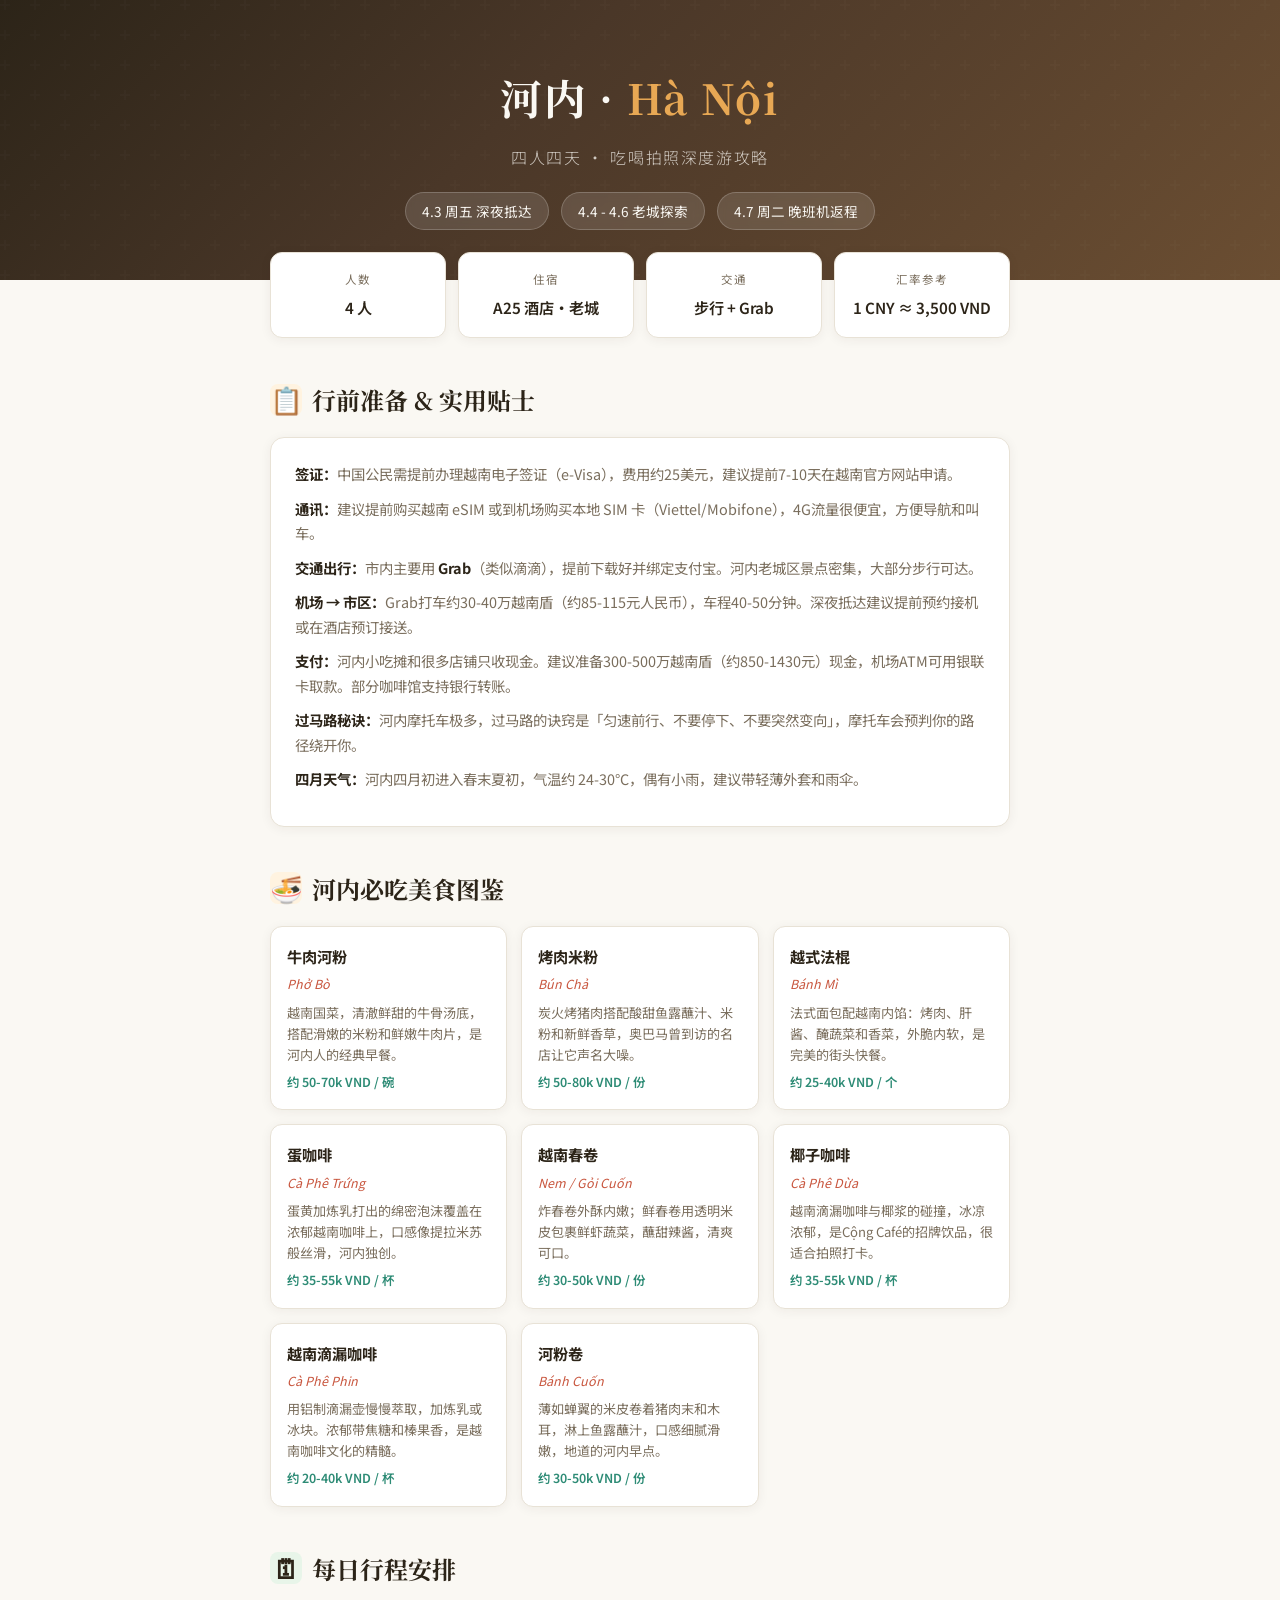
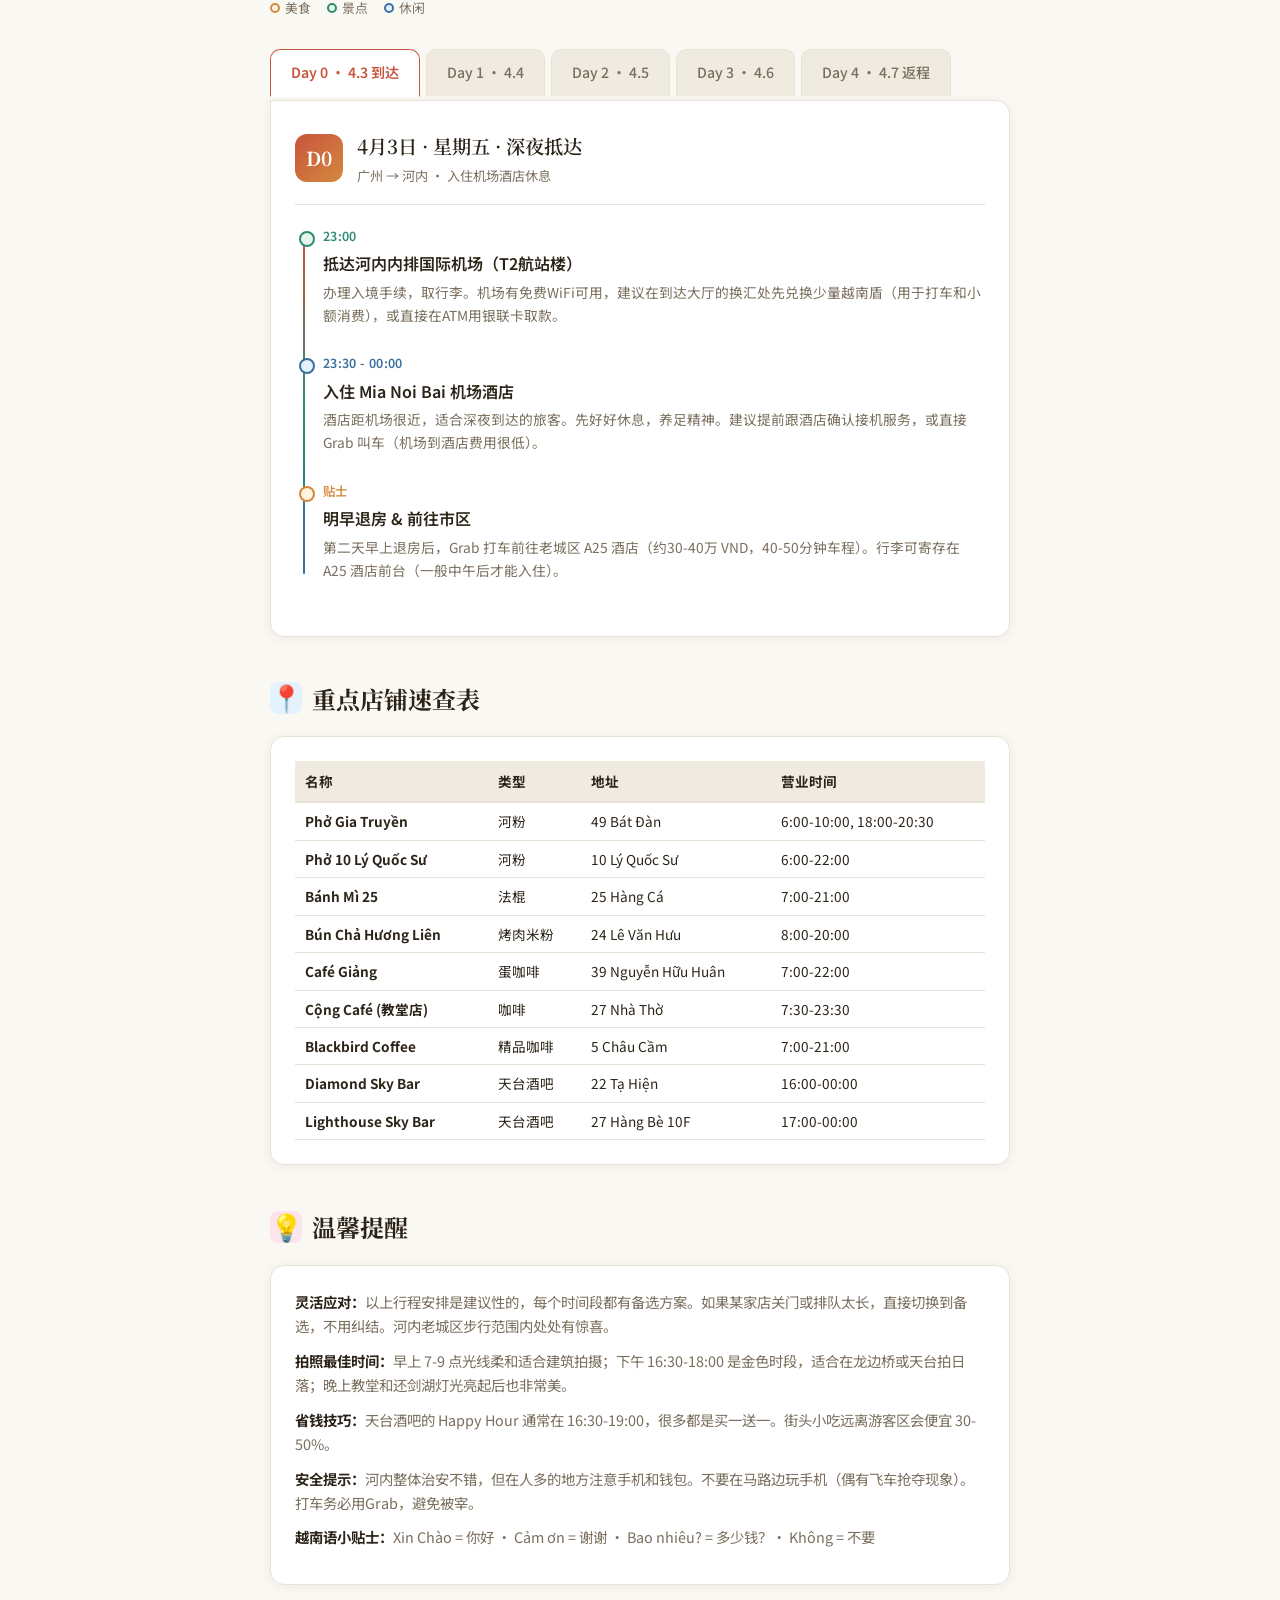
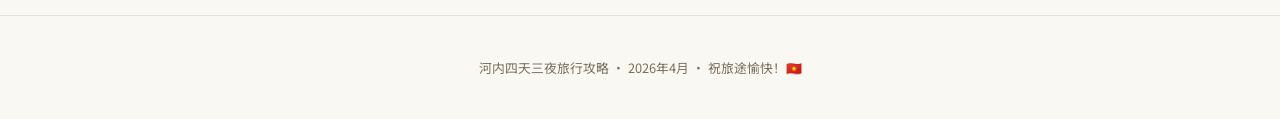
<file: 2026/hanoi/original.html>
<!DOCTYPE html>
<html lang="zh-CN">
<head>
<meta charset="UTF-8">
<meta name="viewport" content="width=device-width, initial-scale=1.0">
<title>河内4天旅行攻略</title>
<link href="https://fonts.googleapis.com/css2?family=Noto+Serif+SC:wght@400;600;700&family=Noto+Sans+SC:wght@300;400;500;600;700&display=swap" rel="stylesheet">
<style>
:root {
  --bg: #FAF8F3;
  --card: #FFFFFF;
  --text: #2C2418;
  --muted: #7A6E5D;
  --accent: #C8553D;
  --accent2: #D4883E;
  --teal: #2D8B75;
  --blue: #3A6FA0;
  --border: #E8E2D6;
  --tag-bg: #F0EBE1;
  --shadow: 0 2px 12px rgba(44,36,24,0.06);
  --serif: 'Noto Serif SC', serif;
  --sans: 'Noto Sans SC', sans-serif;
}
* { margin:0; padding:0; box-sizing:border-box; }
body { font-family: var(--sans); background: var(--bg); color: var(--text); line-height:1.8; }

.hero {
  position: relative;
  background: linear-gradient(135deg, #2C2418 0%, #4A3728 40%, #6B4E32 100%);
  color: #FAF8F3;
  padding: 60px 24px 50px;
  text-align: center;
  overflow: hidden;
}
.hero::before {
  content: '';
  position: absolute;
  top: 0; left: 0; right: 0; bottom: 0;
  background: url("data:image/svg+xml,%3Csvg width='60' height='60' viewBox='0 0 60 60' xmlns='http://www.w3.org/2000/svg'%3E%3Cg fill='none' fill-rule='evenodd'%3E%3Cg fill='%23ffffff' fill-opacity='0.03'%3E%3Cpath d='M36 34v-4h-2v4h-4v2h4v4h2v-4h4v-2h-4zm0-30V0h-2v4h-4v2h4v4h2V6h4V4h-4zM6 34v-4H4v4H0v2h4v4h2v-4h4v-2H6zM6 4V0H4v4H0v2h4v4h2V6h4V4H6z'/%3E%3C/g%3E%3C/g%3E%3C/svg%3E");
  opacity: 0.5;
}
.hero h1 {
  font-family: var(--serif);
  font-size: 2.6em;
  font-weight: 700;
  letter-spacing: 0.04em;
  margin-bottom: 8px;
  position: relative;
}
.hero h1 span { color: #E8A854; }
.hero .subtitle {
  font-size: 1em;
  opacity: 0.75;
  font-weight: 300;
  letter-spacing: 0.1em;
  position: relative;
}
.hero .dates {
  margin-top: 20px;
  display: flex;
  justify-content: center;
  gap: 12px;
  flex-wrap: wrap;
  position: relative;
}
.hero .date-chip {
  background: rgba(255,255,255,0.12);
  border: 1px solid rgba(255,255,255,0.2);
  padding: 6px 16px;
  border-radius: 20px;
  font-size: 0.85em;
  backdrop-filter: blur(4px);
}

.container { max-width: 780px; margin: 0 auto; padding: 0 20px; }

.info-bar {
  display: grid;
  grid-template-columns: repeat(auto-fit, minmax(160px, 1fr));
  gap: 12px;
  margin: -28px auto 30px;
  max-width: 780px;
  padding: 0 20px;
  position: relative;
  z-index: 2;
}
.info-item {
  background: var(--card);
  border-radius: 12px;
  padding: 16px;
  text-align: center;
  box-shadow: var(--shadow);
  border: 1px solid var(--border);
}
.info-item .label { font-size: 0.72em; color: var(--muted); text-transform: uppercase; letter-spacing: 0.08em; margin-bottom: 4px; }
.info-item .value { font-weight: 600; font-size: 0.95em; }

.section-title {
  font-family: var(--serif);
  font-size: 1.5em;
  font-weight: 700;
  margin: 40px 0 6px;
  color: var(--text);
  display: flex;
  align-items: center;
  gap: 10px;
}
.section-title .icon {
  width: 32px; height: 32px;
  border-radius: 8px;
  display: flex; align-items: center; justify-content: center;
  font-size: 1.1em;
  flex-shrink: 0;
}

.tips-section {
  background: var(--card);
  border-radius: 14px;
  padding: 24px;
  margin: 16px 0 30px;
  box-shadow: var(--shadow);
  border: 1px solid var(--border);
}
.tips-section p { font-size: 0.9em; color: var(--muted); margin-bottom: 10px; line-height: 1.7; }
.tips-section strong { color: var(--text); }

/* Day tabs */
.day-tabs {
  display: flex;
  gap: 6px;
  margin: 30px 0 0;
  overflow-x: auto;
  padding-bottom: 4px;
}
.day-tab {
  padding: 10px 20px;
  border-radius: 10px 10px 0 0;
  border: 1px solid var(--border);
  border-bottom: none;
  background: var(--tag-bg);
  cursor: pointer;
  font-size: 0.88em;
  font-weight: 500;
  white-space: nowrap;
  transition: all 0.2s;
  color: var(--muted);
}
.day-tab.active {
  background: var(--card);
  color: var(--accent);
  font-weight: 600;
  border-color: var(--accent);
  border-bottom: 2px solid var(--card);
  margin-bottom: -1px;
  position: relative;
  z-index: 1;
}

.day-content {
  display: none;
  background: var(--card);
  border-radius: 0 14px 14px 14px;
  padding: 28px 24px;
  border: 1px solid var(--border);
  box-shadow: var(--shadow);
  margin-bottom: 30px;
}
.day-content.active { display: block; }

.day-header {
  display: flex;
  align-items: center;
  gap: 14px;
  margin-bottom: 20px;
  padding-bottom: 16px;
  border-bottom: 1px solid var(--border);
}
.day-num {
  width: 48px; height: 48px;
  border-radius: 12px;
  background: linear-gradient(135deg, var(--accent), var(--accent2));
  color: white;
  display: flex; align-items: center; justify-content: center;
  font-family: var(--serif);
  font-weight: 700;
  font-size: 1.2em;
  flex-shrink: 0;
}
.day-meta { flex: 1; }
.day-meta h3 { font-family: var(--serif); font-size: 1.2em; font-weight: 600; }
.day-meta .theme { font-size: 0.82em; color: var(--muted); }

/* Timeline */
.timeline { position: relative; padding-left: 28px; }
.timeline::before {
  content: '';
  position: absolute;
  left: 8px;
  top: 12px;
  bottom: 12px;
  width: 2px;
  background: linear-gradient(to bottom, var(--accent), var(--teal), var(--blue));
  border-radius: 1px;
}
.tl-item {
  position: relative;
  margin-bottom: 22px;
  padding-bottom: 4px;
}
.tl-item::before {
  content: '';
  position: absolute;
  left: -24px;
  top: 6px;
  width: 12px;
  height: 12px;
  border-radius: 50%;
  border: 2px solid var(--accent);
  background: var(--card);
}
.tl-item.eat::before { border-color: var(--accent2); background: #FFF3E0; }
.tl-item.see::before { border-color: var(--teal); background: #E8F5E9; }
.tl-item.chill::before { border-color: var(--blue); background: #E3F2FD; }

.tl-time {
  font-size: 0.78em;
  font-weight: 600;
  color: var(--accent);
  letter-spacing: 0.03em;
  margin-bottom: 2px;
}
.tl-item.eat .tl-time { color: var(--accent2); }
.tl-item.see .tl-time { color: var(--teal); }
.tl-item.chill .tl-time { color: var(--blue); }

.tl-title {
  font-weight: 600;
  font-size: 1em;
  margin-bottom: 3px;
}
.tl-desc {
  font-size: 0.86em;
  color: var(--muted);
  line-height: 1.65;
}
.tl-tags {
  display: flex;
  gap: 6px;
  flex-wrap: wrap;
  margin-top: 6px;
}
.tag {
  font-size: 0.72em;
  padding: 2px 8px;
  border-radius: 4px;
  font-weight: 500;
}
.tag.eat { background: #FFF3E0; color: #BF6C00; }
.tag.see { background: #E8F5E9; color: #2E7D32; }
.tag.chill { background: #E3F2FD; color: #1565C0; }
.tag.photo { background: #FCE4EC; color: #AD1457; }
.tag.culture { background: #F3E5F5; color: #7B1FA2; }

.alt-box {
  background: #FFF9F0;
  border: 1px dashed #E0C9A6;
  border-radius: 10px;
  padding: 14px 16px;
  margin-top: 10px;
  font-size: 0.83em;
}
.alt-box .alt-label {
  font-weight: 600;
  color: var(--accent2);
  margin-bottom: 4px;
  font-size: 0.9em;
}

.legend {
  display: flex;
  gap: 16px;
  flex-wrap: wrap;
  margin-bottom: 18px;
  font-size: 0.8em;
  color: var(--muted);
}
.legend span {
  display: flex;
  align-items: center;
  gap: 5px;
}
.legend .dot {
  width: 10px;
  height: 10px;
  border-radius: 50%;
  border: 2px solid;
}

/* Food section */
.food-grid {
  display: grid;
  grid-template-columns: repeat(auto-fill, minmax(220px, 1fr));
  gap: 14px;
  margin: 16px 0 30px;
}
.food-card {
  background: var(--card);
  border-radius: 12px;
  padding: 16px;
  border: 1px solid var(--border);
  box-shadow: var(--shadow);
  transition: transform 0.2s;
}
.food-card:hover { transform: translateY(-2px); }
.food-card h4 { font-size: 0.95em; margin-bottom: 3px; }
.food-card .vn-name { font-size: 0.78em; color: var(--accent); font-style: italic; margin-bottom: 6px; }
.food-card p { font-size: 0.82em; color: var(--muted); line-height: 1.6; }
.food-card .price { font-size: 0.78em; color: var(--teal); font-weight: 600; margin-top: 6px; }

footer {
  text-align: center;
  padding: 40px 20px;
  font-size: 0.8em;
  color: var(--muted);
  border-top: 1px solid var(--border);
  margin-top: 20px;
}

@media (max-width: 600px) {
  .hero h1 { font-size: 1.8em; }
  .info-bar { grid-template-columns: 1fr 1fr; }
  .day-content { padding: 20px 16px; }
}
</style>
</head>
<body>

<div class="hero">
  <h1>河内 · <span>Hà Nội</span></h1>
  <div class="subtitle">四人四天 · 吃喝拍照深度游攻略</div>
  <div class="dates">
    <span class="date-chip">4.3 周五 深夜抵达</span>
    <span class="date-chip">4.4 - 4.6 老城探索</span>
    <span class="date-chip">4.7 周二 晚班机返程</span>
  </div>
</div>

<div class="info-bar">
  <div class="info-item">
    <div class="label">人数</div>
    <div class="value">4 人</div>
  </div>
  <div class="info-item">
    <div class="label">住宿</div>
    <div class="value">A25 酒店·老城</div>
  </div>
  <div class="info-item">
    <div class="label">交通</div>
    <div class="value">步行 + Grab</div>
  </div>
  <div class="info-item">
    <div class="label">汇率参考</div>
    <div class="value">1 CNY ≈ 3,500 VND</div>
  </div>
</div>

<div class="container">

  <!-- PRACTICAL TIPS -->
  <div class="section-title">
    <span class="icon" style="background:#FFF3E0;">📋</span>
    行前准备 & 实用贴士
  </div>
  <div class="tips-section">
    <p><strong>签证：</strong>中国公民需提前办理越南电子签证（e-Visa），费用约25美元，建议提前7-10天在越南官方网站申请。</p>
    <p><strong>通讯：</strong>建议提前购买越南 eSIM 或到机场购买本地 SIM 卡（Viettel/Mobifone），4G流量很便宜，方便导航和叫车。</p>
    <p><strong>交通出行：</strong>市内主要用 <strong>Grab</strong>（类似滴滴），提前下载好并绑定支付宝。河内老城区景点密集，大部分步行可达。</p>
    <p><strong>机场 → 市区：</strong>Grab打车约30-40万越南盾（约85-115元人民币），车程40-50分钟。深夜抵达建议提前预约接机或在酒店预订接送。</p>
    <p><strong>支付：</strong>河内小吃摊和很多店铺只收现金。建议准备300-500万越南盾（约850-1430元）现金，机场ATM可用银联卡取款。部分咖啡馆支持银行转账。</p>
    <p><strong>过马路秘诀：</strong>河内摩托车极多，过马路的诀窍是「匀速前行、不要停下、不要突然变向」，摩托车会预判你的路径绕开你。</p>
    <p><strong>四月天气：</strong>河内四月初进入春末夏初，气温约 24-30°C，偶有小雨，建议带轻薄外套和雨伞。</p>
  </div>

  <!-- MUST-EAT -->
  <div class="section-title">
    <span class="icon" style="background:#FFF3E0;">🍜</span>
    河内必吃美食图鉴
  </div>
  <div class="food-grid">
    <div class="food-card">
      <h4>牛肉河粉</h4>
      <div class="vn-name">Phở Bò</div>
      <p>越南国菜，清澈鲜甜的牛骨汤底，搭配滑嫩的米粉和鲜嫩牛肉片，是河内人的经典早餐。</p>
      <div class="price">约 50-70k VND / 碗</div>
    </div>
    <div class="food-card">
      <h4>烤肉米粉</h4>
      <div class="vn-name">Bún Chả</div>
      <p>炭火烤猪肉搭配酸甜鱼露蘸汁、米粉和新鲜香草，奥巴马曾到访的名店让它声名大噪。</p>
      <div class="price">约 50-80k VND / 份</div>
    </div>
    <div class="food-card">
      <h4>越式法棍</h4>
      <div class="vn-name">Bánh Mì</div>
      <p>法式面包配越南内馅：烤肉、肝酱、醃蔬菜和香菜，外脆内软，是完美的街头快餐。</p>
      <div class="price">约 25-40k VND / 个</div>
    </div>
    <div class="food-card">
      <h4>蛋咖啡</h4>
      <div class="vn-name">Cà Phê Trứng</div>
      <p>蛋黄加炼乳打出的绵密泡沫覆盖在浓郁越南咖啡上，口感像提拉米苏般丝滑，河内独创。</p>
      <div class="price">约 35-55k VND / 杯</div>
    </div>
    <div class="food-card">
      <h4>越南春卷</h4>
      <div class="vn-name">Nem / Gỏi Cuốn</div>
      <p>炸春卷外酥内嫩；鲜春卷用透明米皮包裹鲜虾蔬菜，蘸甜辣酱，清爽可口。</p>
      <div class="price">约 30-50k VND / 份</div>
    </div>
    <div class="food-card">
      <h4>椰子咖啡</h4>
      <div class="vn-name">Cà Phê Dừa</div>
      <p>越南滴漏咖啡与椰浆的碰撞，冰凉浓郁，是Cộng Café的招牌饮品，很适合拍照打卡。</p>
      <div class="price">约 35-55k VND / 杯</div>
    </div>
    <div class="food-card">
      <h4>越南滴漏咖啡</h4>
      <div class="vn-name">Cà Phê Phin</div>
      <p>用铝制滴漏壶慢慢萃取，加炼乳或冰块。浓郁带焦糖和榛果香，是越南咖啡文化的精髓。</p>
      <div class="price">约 20-40k VND / 杯</div>
    </div>
    <div class="food-card">
      <h4>河粉卷</h4>
      <div class="vn-name">Bánh Cuốn</div>
      <p>薄如蝉翼的米皮卷着猪肉末和木耳，淋上鱼露蘸汁，口感细腻滑嫩，地道的河内早点。</p>
      <div class="price">约 30-50k VND / 份</div>
    </div>
  </div>

  <!-- ITINERARY -->
  <div class="section-title">
    <span class="icon" style="background:#E8F5E9;">🗓</span>
    每日行程安排
  </div>

  <div class="legend">
    <span><span class="dot" style="border-color:#D4883E; background:#FFF3E0;"></span> 美食</span>
    <span><span class="dot" style="border-color:#2D8B75; background:#E8F5E9;"></span> 景点</span>
    <span><span class="dot" style="border-color:#3A6FA0; background:#E3F2FD;"></span> 休闲</span>
  </div>

  <div class="day-tabs">
    <div class="day-tab active" onclick="switchDay(0)">Day 0 · 4.3 到达</div>
    <div class="day-tab" onclick="switchDay(1)">Day 1 · 4.4</div>
    <div class="day-tab" onclick="switchDay(2)">Day 2 · 4.5</div>
    <div class="day-tab" onclick="switchDay(3)">Day 3 · 4.6</div>
    <div class="day-tab" onclick="switchDay(4)">Day 4 · 4.7 返程</div>
  </div>

  <!-- DAY 0 -->
  <div class="day-content active" id="day0">
    <div class="day-header">
      <div class="day-num">D0</div>
      <div class="day-meta">
        <h3>4月3日 · 星期五 · 深夜抵达</h3>
        <div class="theme">广州 → 河内 · 入住机场酒店休息</div>
      </div>
    </div>
    <div class="timeline">
      <div class="tl-item see">
        <div class="tl-time">23:00</div>
        <div class="tl-title">抵达河内内排国际机场（T2航站楼）</div>
        <div class="tl-desc">办理入境手续，取行李。机场有免费WiFi可用，建议在到达大厅的换汇处先兑换少量越南盾（用于打车和小额消费），或直接在ATM用银联卡取款。</div>
      </div>
      <div class="tl-item chill">
        <div class="tl-time">23:30 - 00:00</div>
        <div class="tl-title">入住 Mia Noi Bai 机场酒店</div>
        <div class="tl-desc">酒店距机场很近，适合深夜到达的旅客。先好好休息，养足精神。建议提前跟酒店确认接机服务，或直接 Grab 叫车（机场到酒店费用很低）。</div>
      </div>
      <div class="tl-item eat">
        <div class="tl-time">贴士</div>
        <div class="tl-title">明早退房 & 前往市区</div>
        <div class="tl-desc">第二天早上退房后，Grab 打车前往老城区 A25 酒店（约30-40万 VND，40-50分钟车程）。行李可寄存在 A25 酒店前台（一般中午后才能入住）。</div>
      </div>
    </div>
  </div>

  <!-- DAY 1 -->
  <div class="day-content" id="day1">
    <div class="day-header">
      <div class="day-num">D1</div>
      <div class="day-meta">
        <h3>4月4日 · 星期六 · 老城核心漫步</h3>
        <div class="theme">关键词：河粉 · 大教堂 · 还剑湖 · 蛋咖啡 · 水上木偶 · 啤酒街</div>
      </div>
    </div>
    <div class="timeline">
      <div class="tl-item eat">
        <div class="tl-time">08:30 - 09:30 早餐</div>
        <div class="tl-title">Phở Gia Truyền Bát Đàn — 老字号牛肉河粉</div>
        <div class="tl-desc">河内最具盛名的牛肉河粉，49 Bát Đàn街。只有三种选择：半熟牛肉、全熟或半熟加牛腩。牛骨熬制的清汤鲜香扑鼻，可加油条一起吃。排队很快，一般5-10分钟。需与陌生人拼桌，体验感满满。</div>
        <div class="tl-tags">
          <span class="tag eat">必吃河粉</span>
          <span class="tag eat">约 60-70k VND</span>
        </div>
        <div class="alt-box">
          <div class="alt-label">备选方案</div>
          <strong>Phở 10 Lý Quốc Sư</strong>（10 Lý Quốc Sư街）— 米其林推荐河粉，营业到晚上10点，排队也快。
          <br><strong>Bánh Cuốn Bà Hoành</strong>（66 Tô Hiến Thành）— 如果想换口味，试试米粉卷早餐。
        </div>
      </div>

      <div class="tl-item see">
        <div class="tl-time">09:45 - 10:30 上午景点</div>
        <div class="tl-title">圣约瑟夫大教堂 (St. Joseph's Cathedral)</div>
        <div class="tl-desc">从河粉店步行约10分钟即到。仿照巴黎圣母院设计的新哥特式建筑，是河内最具代表性的法式地标。教堂前广场是绝佳拍照点，周围咖啡馆和特色小店密集。开放时间 8:00-11:00, 14:00-17:00，免费入内，注意着装。</div>
        <div class="tl-tags">
          <span class="tag photo">热门打卡</span>
          <span class="tag see">免费</span>
          <span class="tag culture">法式建筑</span>
        </div>
      </div>

      <div class="tl-item chill">
        <div class="tl-time">10:30 - 11:15 咖啡时间</div>
        <div class="tl-title">Cộng Café — Nhà Thờ 店（教堂旁）</div>
        <div class="tl-desc">就在大教堂对面，越南知名连锁咖啡馆，军旅复古装修风格。必点「椰子咖啡」，阳台座位可以看到大教堂全景，非常适合拍照。只收现金或银行转账。</div>
        <div class="tl-tags">
          <span class="tag chill">复古打卡</span>
          <span class="tag eat">椰子咖啡</span>
        </div>
        <div class="alt-box">
          <div class="alt-label">备选</div>
          <strong>Blackbird Coffee</strong>（5 Châu Cầm街，步行2分钟）— 质感精品咖啡馆，环境安静有格调，椰子咖啡同样好喝。
        </div>
      </div>

      <div class="tl-item see">
        <div class="tl-time">11:30 - 12:30 漫步</div>
        <div class="tl-title">三十六行街 (Old Quarter) 闲逛</div>
        <div class="tl-desc">从教堂往北走，进入三十六行街区域。每条街过去以不同行业命名（丝绸街、银器街、纸品街等），现在依然保留着密集的手工艺品店和特色小铺。街巷狭窄、摩托穿梭，墙壁涂鸦和殖民时期老建筑适合随手拍。沿路可以淘些越南特色小物件。</div>
        <div class="tl-tags">
          <span class="tag photo">街拍天堂</span>
          <span class="tag culture">人文集市</span>
          <span class="tag see">免费</span>
        </div>
      </div>

      <div class="tl-item eat">
        <div class="tl-time">12:30 - 13:30 午餐</div>
        <div class="tl-title">Bánh Mì 25 — 越式法棍三明治</div>
        <div class="tl-desc">25 Hàng Cá街，老城区最人气的法棍店之一。猪肉、鸡肉、牛肉多种口味可选，还能加芝士和鸡蛋。法棍烤得酥脆，内馅丰富，只收现金！排队快，适合简单解决午餐。</div>
        <div class="tl-tags">
          <span class="tag eat">必吃法棍</span>
          <span class="tag eat">约 25-40k VND</span>
        </div>
        <div class="alt-box">
          <div class="alt-label">备选</div>
          <strong>路边 Bánh Mì 小摊</strong> — 三十六行街到处都有法棍摊位，看到排队多的当地人小摊就放心吃。
        </div>
      </div>

      <div class="tl-item see">
        <div class="tl-time">14:00 - 15:30 下午景点</div>
        <div class="tl-title">还剑湖 (Hoàn Kiếm Lake) & 玉山寺</div>
        <div class="tl-desc">河内市中心的标志性景点。湖水清澈，绿树环湖，红色棲旭桥连接湖心的玉山寺（门票 50k VND）。湖边是当地人散步锻炼的地方，常能遇到穿奥黛拍婚纱照的新人。周六晚上湖边步行街会禁车，非常热闹。</div>
        <div class="tl-tags">
          <span class="tag see">核心地标</span>
          <span class="tag photo">湖景拍照</span>
        </div>
      </div>

      <div class="tl-item chill">
        <div class="tl-time">15:30 - 16:30 下午茶</div>
        <div class="tl-title">Café Giảng — 蛋咖啡发源地</div>
        <div class="tl-desc">39 Nguyễn Hữu Huân街小巷深处，1946年创立，蛋咖啡的鼻祖。咖啡杯放在热水碗里保温，蛋黄泡沫浓厚如奶油甜品，底下是醇厚的越南咖啡。也可以试蛋可可（Egg Cocoa）。巷口不太显眼，跟着人群走就能找到。</div>
        <div class="tl-tags">
          <span class="tag eat">必喝蛋咖啡</span>
          <span class="tag culture">非遗老店</span>
          <span class="tag eat">约 45k VND</span>
        </div>
      </div>

      <div class="tl-item see">
        <div class="tl-time">17:00 - 18:00 傍晚</div>
        <div class="tl-title">升龙水上木偶剧院 (Thang Long Water Puppet Theatre)</div>
        <div class="tl-desc">就在还剑湖北端，越南千年传统艺术，木偶在水面上表演民间故事。每天多场演出，每场约50分钟。建议提前一天到现场买票（前排 200k VND + 语音导览 50k VND），非常适合体验越南文化。强烈推荐！</div>
        <div class="tl-tags">
          <span class="tag culture">千年非遗</span>
          <span class="tag see">200k VND</span>
        </div>
      </div>

      <div class="tl-item eat">
        <div class="tl-time">18:30 - 19:30 晚餐</div>
        <div class="tl-title">老城区街边小店 — 越南春卷 + 烤肉拼盘</div>
        <div class="tl-desc">三十六行街和 Mã Mây 街一带有很多本地小餐馆，找当地人多的店坐下来，点一份炸春卷（Nem Rán）、鲜春卷（Gỏi Cuốn）和烤肉拼盘。记得配一杯越南本地啤酒 Bia Hà Nội。</div>
        <div class="tl-tags">
          <span class="tag eat">春卷 + 烤肉</span>
          <span class="tag eat">Bia Hà Nội</span>
        </div>
      </div>

      <div class="tl-item chill">
        <div class="tl-time">20:00 - 22:00 夜生活</div>
        <div class="tl-title">Tạ Hiện啤酒街 + Diamond Sky Bar 看夜景</div>
        <div class="tl-desc">Tạ Hiện街是河内最热闹的夜生活街道，街边小塑料凳子坐满了世界各地的旅客，一杯啤酒只要 10-15k VND。感受完地面的烟火气后，可以去同一条街上的 <strong>Diamond Sky Bar</strong>（22 Tạ Hiện街顶楼），360°全景俯瞰老城和还剑湖夜景。Happy Hour 16:30-19:00 买一送一。</div>
        <div class="tl-tags">
          <span class="tag chill">夜景天台</span>
          <span class="tag chill">啤酒街</span>
          <span class="tag photo">夜景拍照</span>
        </div>
        <div class="alt-box">
          <div class="alt-label">备选天台酒吧</div>
          <strong>Lighthouse Sky Bar</strong>（27 Hàng Bè街10楼）— 航海主题设计，看红河和老城日落，Happy Hour 17:00-18:30。评分4.9超高口碑。
        </div>
      </div>
    </div>
  </div>

  <!-- DAY 2 -->
  <div class="day-content" id="day2">
    <div class="day-header">
      <div class="day-num">D2</div>
      <div class="day-meta">
        <h3>4月5日 · 星期日 · 历史人文深度游</h3>
        <div class="theme">关键词：文庙 · 烤肉米粉 · 妇女博物馆 · 龙边桥 · 法式区漫步</div>
      </div>
    </div>
    <div class="timeline">
      <div class="tl-item eat">
        <div class="tl-time">08:00 - 09:00 早餐</div>
        <div class="tl-title">酒店附近 Bánh Cuốn 河粉卷店</div>
        <div class="tl-desc">A25酒店在还剑湖西南区域，周边有很多本地早餐摊。找一家 Bánh Cuốn（河粉卷/蒸米粉卷）店，薄如蝉翼的米皮卷着肉末木耳，配鱼露蘸汁，是地道的河内早点。也可以搭配一碗 Phở Gà（鸡肉河粉）。</div>
        <div class="tl-tags">
          <span class="tag eat">河粉卷</span>
          <span class="tag eat">鸡肉河粉</span>
        </div>
      </div>

      <div class="tl-item see">
        <div class="tl-time">09:15 - 10:30 上午景点</div>
        <div class="tl-title">文庙 & 国子监 (Temple of Literature)</div>
        <div class="tl-desc">越南最古老的大学遗址，建于1070年，供奉孔子，是越南崇学传统的象征。五进院落布局精美，82块进士碑记录着古代科举人才。建筑风格兼具中式和越南本土特色，院内古树参天，是拍照和感受历史的绝佳去处。门票 70k VND，建议请讲解。</div>
        <div class="tl-tags">
          <span class="tag culture">千年学府</span>
          <span class="tag photo">古典建筑</span>
          <span class="tag see">70k VND</span>
        </div>
      </div>

      <div class="tl-item eat">
        <div class="tl-time">11:00 - 12:00 午餐</div>
        <div class="tl-title">Bún Chả Hương Liên — 奥巴马烤肉米粉</div>
        <div class="tl-desc">24 Lê Văn Hưu街，因奥巴马2016年到访而闻名全球。炭火烤猪肉香气逼人，蘸汁酸甜鲜辣，搭配米粉和满满一筐新鲜香草。可以直接点「Obama Combo」套餐。四层楼座位不少，排队不算太久。</div>
        <div class="tl-tags">
          <span class="tag eat">必吃烤肉米粉</span>
          <span class="tag eat">Obama Combo</span>
        </div>
        <div class="alt-box">
          <div class="alt-label">备选</div>
          <strong>老城区随机 Bún Chả 小店</strong> — 居民区的小店往往更便宜（约45-50k VND），找当地人多的店准没错。游客区可能要 70-100k VND。
        </div>
      </div>

      <div class="tl-item see">
        <div class="tl-time">13:00 - 14:30 下午景点</div>
        <div class="tl-title">越南妇女博物馆 (Vietnamese Women's Museum)</div>
        <div class="tl-desc">36 Lý Thường Kiệt街，三层楼的博物馆展示越南女性在家庭、社会、文化和战争中的角色与贡献。展览设计精美，有英文标注和语音导览。展品包括传统服饰、婚俗用品和战时遗物，内容丰富又感人，是了解越南文化的绝佳窗口。门票约 40k VND。</div>
        <div class="tl-tags">
          <span class="tag culture">人文博物馆</span>
          <span class="tag see">40k VND</span>
        </div>
        <div class="alt-box">
          <div class="alt-label">备选</div>
          <strong>火炉监狱 (Hỏa Lò Prison / Hanoi Hilton)</strong> — 法国殖民时期的监狱遗址，越战美军战俘关押地，历史感很强。距妇女博物馆步行约10分钟。
        </div>
      </div>

      <div class="tl-item chill">
        <div class="tl-time">14:30 - 15:30 午后咖啡</div>
        <div class="tl-title">Hanoi Social Club — 法式殖民老宅里的咖啡馆</div>
        <div class="tl-desc">位于老城区的一栋法式殖民建筑内，重新装修后成为超有氛围的聚餐咖啡馆。复古时尚的内饰，适合拍照和放松。Brunch和甜点也很不错。到了晚上更加热闹，偶尔有现场音乐表演。</div>
        <div class="tl-tags">
          <span class="tag chill">法式老宅</span>
          <span class="tag photo">氛围打卡</span>
        </div>
      </div>

      <div class="tl-item see">
        <div class="tl-time">16:00 - 17:30 傍晚</div>
        <div class="tl-title">龙边桥 (Long Biên Bridge) — 日落散步</div>
        <div class="tl-desc">建于1899-1902年的钢结构大桥，曾是法属印度支那时期的工程壮举。桥身带着历史的锈迹和斑驳，充满颓废美感。傍晚在桥上散步，看红河日落，远眺河内城市天际线，非常出片。桥下还有热闹的集市和菜场。</div>
        <div class="tl-tags">
          <span class="tag photo">日落绝佳</span>
          <span class="tag culture">百年铁桥</span>
          <span class="tag see">免费</span>
        </div>
      </div>

      <div class="tl-item eat">
        <div class="tl-time">18:00 - 19:00 晚餐</div>
        <div class="tl-title">同春市场 (Đồng Xuân Market) 周边小吃</div>
        <div class="tl-desc">龙边桥附近就是同春市场，河内最大的室内市场。周日傍晚周边更加热闹，可以在市场附近品尝各种街头小吃：炸鱼肉、糯米饭（Xôi）、甘蔗汁（Nước Mía）等。市场本身也可以逛逛，买些手信和纪念品。</div>
        <div class="tl-tags">
          <span class="tag eat">街头小吃集合</span>
          <span class="tag culture">本地集市</span>
        </div>
      </div>

      <div class="tl-item chill">
        <div class="tl-time">19:30 - 21:30 夜晚</div>
        <div class="tl-title">还剑湖周末步行街 + Binh Minh Jazz Club</div>
        <div class="tl-desc">周日晚上还剑湖一带禁止车辆通行，整个区域变成热闹的步行街，有街头艺人表演、气球小贩和散步的人群。如果想深度体验河内夜晚，可以去附近的 <strong>Binh Minh Jazz Club</strong>（1 Tràng Tiền街），越南爵士传奇 Quyen Van Minh 创立，每晚有现场爵士演出，氛围极好。</div>
        <div class="tl-tags">
          <span class="tag chill">爵士之夜</span>
          <span class="tag see">步行街</span>
        </div>
      </div>
    </div>
  </div>

  <!-- DAY 3 -->
  <div class="day-content" id="day3">
    <div class="day-header">
      <div class="day-num">D3</div>
      <div class="day-meta">
        <h3>4月6日 · 星期一 · 西湖人文 & 法式风情</h3>
        <div class="theme">关键词：胡志明陵 · 独柱寺 · 西湖 · 镇国寺 · 法式区 · 天台日落</div>
      </div>
    </div>
    <div class="timeline">
      <div class="tl-item see">
        <div class="tl-time">07:30 - 09:30 早间景点</div>
        <div class="tl-title">胡志明纪念堂 & 独柱寺 & 胡志明故居</div>
        <div class="tl-desc">⚠️ 注意：周一和周五纪念堂闭馆！4月6日是周一，纪念堂不开放。但周边区域和花园、独柱寺、胡志明故居仍可参观。独柱寺建在单根柱子上的莲花形古刹（始建于1049年），造型独特。故居展示胡志明简朴的生活方式。如果时间充裕也可以逛逛胡志明博物馆。</div>
        <div class="tl-tags">
          <span class="tag culture">政治地标</span>
          <span class="tag see">部分需门票</span>
          <span class="tag photo">独柱寺</span>
        </div>
        <div class="alt-box">
          <div class="alt-label">周一闭馆替代方案</div>
          <strong>升龙皇城 (Imperial Citadel of Thăng Long)</strong> — 世界文化遗产，越南古代皇宫遗址。周一也闭馆的话，可以安排其他路线。建议出发前查询最新开放信息。
        </div>
      </div>

      <div class="tl-item eat">
        <div class="tl-time">09:30 - 10:15 早午餐</div>
        <div class="tl-title">巴亭广场附近 Phở 早餐</div>
        <div class="tl-desc">巴亭广场附近有不少本地河粉小店。也可以品尝 Bún Riêu（番茄蟹膏汤米粉）或 Bún Ốc（螺蛳米粉），这两种是河内特色但常被游客忽略的美食。</div>
        <div class="tl-tags">
          <span class="tag eat">螺蛳粉 / 蟹膏粉</span>
        </div>
      </div>

      <div class="tl-item see">
        <div class="tl-time">10:30 - 12:00 上午</div>
        <div class="tl-title">西湖 (Tây Hồ) & 镇国寺 (Trấn Quốc Pagoda)</div>
        <div class="tl-desc">从巴亭区域 Grab 到西湖只需几分钟。西湖是河内最大的湖泊，沿岸有不少寺庙和咖啡馆。镇国寺是河内最古老的佛寺（约1500年历史），位于西湖小岛上，红墙金顶映着湖水，非常上镜。上午光线柔和，拍照效果最佳。</div>
        <div class="tl-tags">
          <span class="tag photo">古寺湖景</span>
          <span class="tag culture">千年佛寺</span>
          <span class="tag see">免费</span>
        </div>
      </div>

      <div class="tl-item eat">
        <div class="tl-time">12:00 - 13:00 午餐</div>
        <div class="tl-title">西湖周边越南菜餐厅</div>
        <div class="tl-desc">西湖一带是河内的国际化区域，有不少品质不错的越南菜餐厅和特色小店。可以尝试越南火锅（Lẩu）或者 Chả Cá（河内特色煎鱼配米粉，用莳萝和姜黄调味）。Chả Cá Thăng Long 是比较受好评的一家。</div>
        <div class="tl-tags">
          <span class="tag eat">河内煎鱼</span>
          <span class="tag eat">越南火锅</span>
        </div>
      </div>

      <div class="tl-item chill">
        <div class="tl-time">13:30 - 14:30 午后</div>
        <div class="tl-title">Trill Rooftop Cafe — 26楼高空咖啡</div>
        <div class="tl-desc">位于 39 Đinh Tiên Hoàng（还剑湖附近），26楼的露天咖啡馆，被称为河内风最大的咖啡店。有游泳池、花园和多个主题区域，每个角落都适合拍照打卡。饮品丰富，价格约 20-50k VND，性价比很高。</div>
        <div class="tl-tags">
          <span class="tag photo">高空打卡</span>
          <span class="tag chill">露天花园</span>
        </div>
      </div>

      <div class="tl-item see">
        <div class="tl-time">15:00 - 16:30 下午</div>
        <div class="tl-title">法式区 (French Quarter) 建筑漫步</div>
        <div class="tl-desc">从还剑湖往南走，进入法式区。沿途可以看到河内歌剧院（仿巴黎歌剧院，奶油色外观非常美）、河内索菲特传奇大都会酒店（百年历史的殖民地酒店）、还有各种法式风格的黄色建筑和林荫大道。这一带是感受河内东西方文化交融的最佳区域。</div>
        <div class="tl-tags">
          <span class="tag photo">法式建筑群</span>
          <span class="tag culture">殖民历史</span>
          <span class="tag see">免费漫步</span>
        </div>
      </div>

      <div class="tl-item chill">
        <div class="tl-time">17:00 - 18:30 日落</div>
        <div class="tl-title">Lighthouse Sky Bar — 红河日落鸡尾酒</div>
        <div class="tl-desc">27 Hàng Bè街 La Siesta Premium Hotel 10楼。航海主题设计，三层露天甲板，俯瞰红河和老城区。Google评分 4.9，河内最高口碑天台酒吧之一。17:00-18:30 Happy Hour 特价鸡尾酒，推荐在日落时分来，看天空变成粉金色。招牌 Hanoi Mule 和 Lychee Martini 都值得试。</div>
        <div class="tl-tags">
          <span class="tag photo">日落天台</span>
          <span class="tag chill">4.9高分</span>
          <span class="tag chill">Happy Hour</span>
        </div>
      </div>

      <div class="tl-item eat">
        <div class="tl-time">19:00 - 20:30 晚餐</div>
        <div class="tl-title">越南餐厅正式晚餐</div>
        <div class="tl-desc">最后一个完整的晚上，可以去一家环境好一点的越南餐厅，把没吃到的特色菜补齐：越南煎饼（Bánh Xèo）、莲藕沙拉、越式烤肉串等。Chim Sáo（位于 Ngõ Huế 胡同）是一家有特色的小餐馆，坐在地板上用餐，很有本土氛围。</div>
        <div class="tl-tags">
          <span class="tag eat">越南煎饼</span>
          <span class="tag eat">正式晚餐</span>
        </div>
      </div>

      <div class="tl-item chill">
        <div class="tl-time">21:00 - 22:30 夜晚</div>
        <div class="tl-title">老城区夜间漫步 + 小酒馆</div>
        <div class="tl-desc">最后的河内之夜，可以沿着 Mã Mây 街和 Hàng Buồm 街悠闲散步，享受夜间的市井烟火气。如果想安静喝一杯，<strong>The Alchemist</strong>（隐藏在老城区小巷的鸡尾酒吧，欧式复古风格）和 <strong>Polite & Co</strong>（5B Hàng Đào，灵感来自越南神话的创意鸡尾酒）都是不错的选择。</div>
        <div class="tl-tags">
          <span class="tag chill">隐藏酒吧</span>
          <span class="tag chill">夜间漫步</span>
        </div>
      </div>
    </div>
  </div>

  <!-- DAY 4 -->
  <div class="day-content" id="day4">
    <div class="day-header">
      <div class="day-num">D4</div>
      <div class="day-meta">
        <h3>4月7日 · 星期二 · 慢节奏收尾 & 返程</h3>
        <div class="theme">关键词：睡到自然醒 · 补打卡 · 买手信 · 最后一碗粉 · 晚班机回广州</div>
      </div>
    </div>
    <div class="timeline">
      <div class="tl-item eat">
        <div class="tl-time">09:00 - 10:00 早午餐</div>
        <div class="tl-title">最后一碗越南粉 / 想吃什么吃什么</div>
        <div class="tl-desc">睡到自然醒！最后一天的早餐，可以重温最爱的那家河粉，或者去没来得及尝的店。Phở Thìn（13 Lò Đúc街）的炒牛肉河粉风味独特，跟传统清汤河粉完全不同，值得一试。也可以再来一个法棍或一杯蛋咖啡。</div>
        <div class="tl-tags">
          <span class="tag eat">最后的河粉</span>
          <span class="tag eat">补遗早餐</span>
        </div>
      </div>

      <div class="tl-item see">
        <div class="tl-time">10:30 - 12:30 上午</div>
        <div class="tl-title">自由活动 — 补打卡或逛店买手信</div>
        <div class="tl-desc">几个推荐选项：① 回三十六行街采购手信（G7咖啡、腰果、越南特色工艺品，超市买比景区便宜很多）② 去之前没逛到的特色小店或咖啡馆 ③ <strong>Tranquil Books & Coffee</strong>（书虫咖啡馆，环境安静治愈）④ 越南民族学博物馆（距市区稍远，Grab约15分钟，展览非常棒，时间充裕的话很推荐）</div>
        <div class="tl-tags">
          <span class="tag see">买手信</span>
          <span class="tag chill">咖啡馆</span>
        </div>
      </div>

      <div class="tl-item eat">
        <div class="tl-time">12:30 - 13:30 午餐</div>
        <div class="tl-title">最后的越南大餐</div>
        <div class="tl-desc">把想吃但没吃的都安排上！推荐尝试越南甜品 Chè（各种甜汤，有绿豆、芋头、椰奶等口味）作为甜蜜的收尾。</div>
        <div class="tl-tags">
          <span class="tag eat">越南甜品 Chè</span>
        </div>
      </div>

      <div class="tl-item chill">
        <div class="tl-time">14:00 - 15:00</div>
        <div class="tl-title">回酒店收拾行李 & 退房</div>
        <div class="tl-desc">整理行李，确认机票信息。如果还有时间，可以在酒店附近再散散步，最后感受一下河内街头的气息。</div>
      </div>

      <div class="tl-item chill">
        <div class="tl-time">15:00 - 17:00 下午</div>
        <div class="tl-title">还剑湖告别漫步 / Highland Coffee</div>
        <div class="tl-desc">行李可以先寄存在酒店。轻装去还剑湖做最后的告别散步。还剑湖旁的 Highland Coffee（3楼露台座位可以远眺老城区和湖景），点一杯越南滴漏咖啡，安静地回味这几天的旅程。</div>
        <div class="tl-tags">
          <span class="tag chill">告别散步</span>
          <span class="tag chill">最后一杯咖啡</span>
        </div>
      </div>

      <div class="tl-item see">
        <div class="tl-time">18:00 - 18:30</div>
        <div class="tl-title">从酒店出发前往机场</div>
        <div class="tl-desc">⚠️ 飞机 22:30，建议至少提前 3.5 小时出发！河内到机场40-50分钟车程，但高峰期可能堵车。Grab 打车约 30-40万 VND。建议 18:00 前出发，预留充足时间。</div>
        <div class="tl-tags">
          <span class="tag see">提前出发</span>
        </div>
      </div>

      <div class="tl-item see">
        <div class="tl-time">19:00 - 22:30</div>
        <div class="tl-title">内排国际机场 → 广州</div>
        <div class="tl-desc">到达机场后办理值机、托运和出境手续。机场免税店可以最后补购越南咖啡和特产（但价格比市区贵不少）。安检后可以在机场咖啡厅坐坐，回味这趟河内之旅。</div>
      </div>
    </div>
  </div>

  <!-- KEY SPOTS MAP SECTION -->
  <div class="section-title">
    <span class="icon" style="background:#E3F2FD;">📍</span>
    重点店铺速查表
  </div>
  <div class="tips-section" style="overflow-x:auto;">
    <table style="width:100%; font-size:0.85em; border-collapse:collapse;">
      <tr style="background:var(--tag-bg);">
        <th style="padding:8px 10px; text-align:left; border-bottom:2px solid var(--border);">名称</th>
        <th style="padding:8px 10px; text-align:left; border-bottom:2px solid var(--border);">类型</th>
        <th style="padding:8px 10px; text-align:left; border-bottom:2px solid var(--border);">地址</th>
        <th style="padding:8px 10px; text-align:left; border-bottom:2px solid var(--border);">营业时间</th>
      </tr>
      <tr><td style="padding:6px 10px; border-bottom:1px solid var(--border);"><strong>Phở Gia Truyền</strong></td><td style="padding:6px 10px; border-bottom:1px solid var(--border);">河粉</td><td style="padding:6px 10px; border-bottom:1px solid var(--border);">49 Bát Đàn</td><td style="padding:6px 10px; border-bottom:1px solid var(--border);">6:00-10:00, 18:00-20:30</td></tr>
      <tr><td style="padding:6px 10px; border-bottom:1px solid var(--border);"><strong>Phở 10 Lý Quốc Sư</strong></td><td style="padding:6px 10px; border-bottom:1px solid var(--border);">河粉</td><td style="padding:6px 10px; border-bottom:1px solid var(--border);">10 Lý Quốc Sư</td><td style="padding:6px 10px; border-bottom:1px solid var(--border);">6:00-22:00</td></tr>
      <tr><td style="padding:6px 10px; border-bottom:1px solid var(--border);"><strong>Bánh Mì 25</strong></td><td style="padding:6px 10px; border-bottom:1px solid var(--border);">法棍</td><td style="padding:6px 10px; border-bottom:1px solid var(--border);">25 Hàng Cá</td><td style="padding:6px 10px; border-bottom:1px solid var(--border);">7:00-21:00</td></tr>
      <tr><td style="padding:6px 10px; border-bottom:1px solid var(--border);"><strong>Bún Chả Hương Liên</strong></td><td style="padding:6px 10px; border-bottom:1px solid var(--border);">烤肉米粉</td><td style="padding:6px 10px; border-bottom:1px solid var(--border);">24 Lê Văn Hưu</td><td style="padding:6px 10px; border-bottom:1px solid var(--border);">8:00-20:00</td></tr>
      <tr><td style="padding:6px 10px; border-bottom:1px solid var(--border);"><strong>Café Giảng</strong></td><td style="padding:6px 10px; border-bottom:1px solid var(--border);">蛋咖啡</td><td style="padding:6px 10px; border-bottom:1px solid var(--border);">39 Nguyễn Hữu Huân</td><td style="padding:6px 10px; border-bottom:1px solid var(--border);">7:00-22:00</td></tr>
      <tr><td style="padding:6px 10px; border-bottom:1px solid var(--border);"><strong>Cộng Café (教堂店)</strong></td><td style="padding:6px 10px; border-bottom:1px solid var(--border);">咖啡</td><td style="padding:6px 10px; border-bottom:1px solid var(--border);">27 Nhà Thờ</td><td style="padding:6px 10px; border-bottom:1px solid var(--border);">7:30-23:30</td></tr>
      <tr><td style="padding:6px 10px; border-bottom:1px solid var(--border);"><strong>Blackbird Coffee</strong></td><td style="padding:6px 10px; border-bottom:1px solid var(--border);">精品咖啡</td><td style="padding:6px 10px; border-bottom:1px solid var(--border);">5 Châu Cầm</td><td style="padding:6px 10px; border-bottom:1px solid var(--border);">7:00-21:00</td></tr>
      <tr><td style="padding:6px 10px; border-bottom:1px solid var(--border);"><strong>Diamond Sky Bar</strong></td><td style="padding:6px 10px; border-bottom:1px solid var(--border);">天台酒吧</td><td style="padding:6px 10px; border-bottom:1px solid var(--border);">22 Tạ Hiện</td><td style="padding:6px 10px; border-bottom:1px solid var(--border);">16:00-00:00</td></tr>
      <tr><td style="padding:6px 10px; border-bottom:1px solid var(--border);"><strong>Lighthouse Sky Bar</strong></td><td style="padding:6px 10px; border-bottom:1px solid var(--border);">天台酒吧</td><td style="padding:6px 10px; border-bottom:1px solid var(--border);">27 Hàng Bè 10F</td><td style="padding:6px 10px; border-bottom:1px solid var(--border);">17:00-00:00</td></tr>
    </table>
  </div>

  <div class="section-title">
    <span class="icon" style="background:#FCE4EC;">💡</span>
    温馨提醒
  </div>
  <div class="tips-section">
    <p><strong>灵活应对：</strong>以上行程安排是建议性的，每个时间段都有备选方案。如果某家店关门或排队太长，直接切换到备选，不用纠结。河内老城区步行范围内处处有惊喜。</p>
    <p><strong>拍照最佳时间：</strong>早上 7-9 点光线柔和适合建筑拍摄；下午 16:30-18:00 是金色时段，适合在龙边桥或天台拍日落；晚上教堂和还剑湖灯光亮起后也非常美。</p>
    <p><strong>省钱技巧：</strong>天台酒吧的 Happy Hour 通常在 16:30-19:00，很多都是买一送一。街头小吃远离游客区会便宜 30-50%。</p>
    <p><strong>安全提示：</strong>河内整体治安不错，但在人多的地方注意手机和钱包。不要在马路边玩手机（偶有飞车抢夺现象）。打车务必用Grab，避免被宰。</p>
    <p><strong>越南语小贴士：</strong>Xin Chào = 你好 · Cảm ơn = 谢谢 · Bao nhiêu? = 多少钱？· Không = 不要</p>
  </div>

</div>

<footer>
  河内四天三夜旅行攻略 · 2026年4月 · 祝旅途愉快！🇻🇳
</footer>

<script>
function switchDay(idx) {
  document.querySelectorAll('.day-tab').forEach((t, i) => t.classList.toggle('active', i === idx));
  document.querySelectorAll('.day-content').forEach((c, i) => c.classList.toggle('active', i === idx));
}
</script>
</body>
</html>
</file>
<file: hub.css>
:root{font:16px/1.65 "PingFang SC","Microsoft YaHei",system-ui,sans-serif;color:#17313a;background:#f2f5f6}*{box-sizing:border-box}body{margin:0}a{color:#1a6d76;text-decoration:none}a:focus-visible{outline:3px solid #df9d36;outline-offset:4px}header{max-width:1140px;margin:auto;padding:28px;display:flex;justify-content:space-between;align-items:center;gap:18px;font-size:14px}.brand{font-size:18px;letter-spacing:2px;font-weight:750;color:#17313a}.brand span{font-size:14px;letter-spacing:0;margin-left:10px;font-weight:400}main{max-width:1084px;margin:auto;padding:20px 28px}.intro{margin:10px 0 35px}.eyebrow{font-size:12px;font-weight:650;letter-spacing:2px}.intro h1{font-size:40px;letter-spacing:-1px;margin:8px 0;line-height:1.3}.intro p{color:#5a737e}.featured{background:#112c36;border-top:4px solid #64d9cb;border-radius:16px;padding:30px 34px;display:grid;grid-template-columns:1fr 240px;gap:30px;color:white}.featured .eyebrow{color:#79e1d5}.featured h2{font-size:27px;margin:10px 0}.featured p{color:#c6d9df;margin:6px 0}.button{display:inline-block;background:#77e1d1;color:#12363d;border-radius:7px;padding:9px 18px;font-weight:650;margin-top:18px}.count{display:flex;flex-direction:column;justify-content:center;border-left:1px solid #48616b;padding-left:30px;font-size:14px;color:#c6d9df}.count strong{font-size:40px;color:white;font-variant-numeric:tabular-nums;line-height:1.8}.sectionhead{display:flex;align-items:center;justify-content:space-between;margin:34px 0 16px}.sectionhead h2{font-size:22px;margin:0}.sectionhead span{font-size:14px;color:#5a737e}#trips{display:grid;gap:20px}.trip{display:grid;grid-template-columns:190px 1fr;gap:25px;padding:20px;background:white;border:1px solid #d5e1e5;border-radius:12px;color:#17313a}.trip:hover{border-color:#45a798}.trip img{width:190px;height:220px;object-fit:cover;object-position:center;border-radius:7px}.meta{display:flex;gap:12px;align-items:center;font-size:13px;color:#607c86}.badge{background:#e0f3ee;color:#266d61;padding:3px 8px;border-radius:4px}.trip h3{font-size:23px;margin:14px 0 6px}.trip p{margin:8px 0;color:#566f7a}.dates{font-size:14px}.open{display:block;margin-top:16px;color:#18747b;font-size:14px;font-weight:650}.noimage{display:grid;place-items:center;background:#173b46;color:#74dccd;border-radius:8px;font-size:54px}.finished{padding:24px;background:#e3edf1;border-radius:10px}footer{font-size:12px;color:#6c858e;text-align:center;padding:42px 0 10px}@media(max-width:680px){header{padding:20px}.brand{font-size:16px;letter-spacing:1px}.brand span{display:block;margin:0;font-size:12px}main{padding:8px 20px}.intro h1{font-size:31px}.featured{grid-template-columns:1fr;padding:23px;gap:20px}.featured h2{font-size:25px}.count{border-left:0;border-top:1px solid #48616b;padding:14px 0 0}.count strong{font-size:30px}.trip{grid-template-columns:92px minmax(0,1fr);gap:15px;padding:15px}.trip img{width:92px;height:142px}.trip h3{font-size:19px;margin-top:10px}.trip p{font-size:14px}.meta{flex-wrap:wrap;gap:5px 10px}.noimage{font-size:30px}}

/* Keep the complete cover visible at its natural ratio. */
.trip{align-items:start}.trip img{height:auto;aspect-ratio:1122/1402;object-fit:cover}.trip h3{overflow-wrap:anywhere}


:root{color:#2c2418;background:#faf8f3}header,.brand,.trip{color:#2c2418}a,.open{color:#b74b36}.intro p,.trip p,.sectionhead span,.meta{color:#706354}.intro h1,.trip h3,.featured h2{font-family:'Songti SC',SimSun,serif}.featured{background:#3e2f24;border-top-color:#d4883e}.featured .eyebrow{color:#ebc49c}.featured p,.count{color:#e1d1bf}.button{background:#f0d6ad;color:#3e2f24}.count{border-color:#77624e}.trip{border-color:#e8e2d6;box-shadow:0 2px 12px #2c241806}.trip:hover{border-color:#c8553d}.badge{background:#f0ebe1;color:#79543a}.noimage{min-height:238px;background:#4a3728;color:#e8a854;font-family:SimSun,serif;font-size:32px;writing-mode:vertical-rl;letter-spacing:8px}.trip img{object-fit:contain}footer{color:#706354}@media(max-width:680px){.noimage{min-height:142px;font-size:22px;letter-spacing:4px}}
</file>
<file: stories.css>
#stories{display:grid;gap:20px}.story-card{display:grid;grid-template-columns:minmax(260px,42%) 1fr;gap:28px;align-items:center;padding:20px;background:#352b24;border:1px solid #4c3f35;border-radius:12px;color:#f5eee4}.story-card:hover{border-color:#d4883e}.story-card img{display:block;width:100%;aspect-ratio:3/2;object-fit:cover;border-radius:7px}.story-card h3{margin:12px 0 8px;font:600 28px/1.35 'Songti SC',SimSun,serif}.story-card p{margin:8px 0;color:#d3c6b8}.story-card .meta{color:#c9b7a4}.story-card .badge.record{background:#a94632;color:#fff}.story-card .open{color:#efbb78}@media(max-width:680px){.story-card{grid-template-columns:1fr;padding:14px;gap:16px}.story-card h3{font-size:22px}.story-card p{font-size:14px}}
</file>
<file: assets/journal.css>
:root {
  --bg: #FAF8F3;
  --card: #FFFFFF;
  --text: #2C2418;
  --muted: #7A6E5D;
  --accent: #C8553D;
  --accent2: #D4883E;
  --teal: #2D8B75;
  --blue: #3A6FA0;
  --border: #E8E2D6;
  --tag-bg: #F0EBE1;
  --shadow: 0 2px 12px rgba(44,36,24,0.06);
  --serif: 'Noto Serif SC', serif;
  --sans: 'Noto Sans SC', sans-serif;
}
* { margin:0; padding:0; box-sizing:border-box; }
body { font-family: var(--sans); background: var(--bg); color: var(--text); line-height:1.8; }

.hero {
  position: relative;
  background: linear-gradient(135deg, #2C2418 0%, #4A3728 40%, #6B4E32 100%);
  color: #FAF8F3;
  padding: 60px 24px 50px;
  text-align: center;
  overflow: hidden;
}
.hero::before {
  content: '';
  position: absolute;
  top: 0; left: 0; right: 0; bottom: 0;
  background: url("data:image/svg+xml,%3Csvg width='60' height='60' viewBox='0 0 60 60' xmlns='http://www.w3.org/2000/svg'%3E%3Cg fill='none' fill-rule='evenodd'%3E%3Cg fill='%23ffffff' fill-opacity='0.03'%3E%3Cpath d='M36 34v-4h-2v4h-4v2h4v4h2v-4h4v-2h-4zm0-30V0h-2v4h-4v2h4v4h2V6h4V4h-4zM6 34v-4H4v4H0v2h4v4h2v-4h4v-2H6zM6 4V0H4v4H0v2h4v4h2V6h4V4H6z'/%3E%3C/g%3E%3C/g%3E%3C/svg%3E");
  opacity: 0.5;
}
.hero h1 {
  font-family: var(--serif);
  font-size: 2.6em;
  font-weight: 700;
  letter-spacing: 0.04em;
  margin-bottom: 8px;
  position: relative;
}
.hero h1 span { color: #E8A854; }
.hero .subtitle {
  font-size: 1em;
  opacity: 0.75;
  font-weight: 300;
  letter-spacing: 0.1em;
  position: relative;
}
.hero .dates {
  margin-top: 20px;
  display: flex;
  justify-content: center;
  gap: 12px;
  flex-wrap: wrap;
  position: relative;
}
.hero .date-chip {
  background: rgba(255,255,255,0.12);
  border: 1px solid rgba(255,255,255,0.2);
  padding: 6px 16px;
  border-radius: 20px;
  font-size: 0.85em;
  backdrop-filter: blur(4px);
}

.container { max-width: 780px; margin: 0 auto; padding: 0 20px; }

.info-bar {
  display: grid;
  grid-template-columns: repeat(auto-fit, minmax(160px, 1fr));
  gap: 12px;
  margin: -28px auto 30px;
  max-width: 780px;
  padding: 0 20px;
  position: relative;
  z-index: 2;
}
.info-item {
  background: var(--card);
  border-radius: 12px;
  padding: 16px;
  text-align: center;
  box-shadow: var(--shadow);
  border: 1px solid var(--border);
}
.info-item .label { font-size: 0.72em; color: var(--muted); text-transform: uppercase; letter-spacing: 0.08em; margin-bottom: 4px; }
.info-item .value { font-weight: 600; font-size: 0.95em; }

.section-title {
  font-family: var(--serif);
  font-size: 1.5em;
  font-weight: 700;
  margin: 40px 0 6px;
  color: var(--text);
  display: flex;
  align-items: center;
  gap: 10px;
}
.section-title .icon {
  width: 32px; height: 32px;
  border-radius: 8px;
  display: flex; align-items: center; justify-content: center;
  font-size: 1.1em;
  flex-shrink: 0;
}

.tips-section {
  background: var(--card);
  border-radius: 14px;
  padding: 24px;
  margin: 16px 0 30px;
  box-shadow: var(--shadow);
  border: 1px solid var(--border);
}
.tips-section p { font-size: 0.9em; color: var(--muted); margin-bottom: 10px; line-height: 1.7; }
.tips-section strong { color: var(--text); }

/* Day tabs */
.day-tabs {
  display: flex;
  gap: 6px;
  margin: 30px 0 0;
  overflow-x: auto;
  padding-bottom: 4px;
}
.day-tab {
  padding: 10px 20px;
  border-radius: 10px 10px 0 0;
  border: 1px solid var(--border);
  border-bottom: none;
  background: var(--tag-bg);
  cursor: pointer;
  font-size: 0.88em;
  font-weight: 500;
  white-space: nowrap;
  transition: all 0.2s;
  color: var(--muted);
}
.day-tab.active {
  background: var(--card);
  color: var(--accent);
  font-weight: 600;
  border-color: var(--accent);
  border-bottom: 2px solid var(--card);
  margin-bottom: -1px;
  position: relative;
  z-index: 1;
}

.day-content {
  display: none;
  background: var(--card);
  border-radius: 0 14px 14px 14px;
  padding: 28px 24px;
  border: 1px solid var(--border);
  box-shadow: var(--shadow);
  margin-bottom: 30px;
}
.day-content.active { display: block; }

.day-header {
  display: flex;
  align-items: center;
  gap: 14px;
  margin-bottom: 20px;
  padding-bottom: 16px;
  border-bottom: 1px solid var(--border);
}
.day-num {
  width: 48px; height: 48px;
  border-radius: 12px;
  background: linear-gradient(135deg, var(--accent), var(--accent2));
  color: white;
  display: flex; align-items: center; justify-content: center;
  font-family: var(--serif);
  font-weight: 700;
  font-size: 1.2em;
  flex-shrink: 0;
}
.day-meta { flex: 1; }
.day-meta h3 { font-family: var(--serif); font-size: 1.2em; font-weight: 600; }
.day-meta .theme { font-size: 0.82em; color: var(--muted); }

/* Timeline */
.timeline { position: relative; padding-left: 28px; }
.timeline::before {
  content: '';
  position: absolute;
  left: 8px;
  top: 12px;
  bottom: 12px;
  width: 2px;
  background: linear-gradient(to bottom, var(--accent), var(--teal), var(--blue));
  border-radius: 1px;
}
.tl-item {
  position: relative;
  margin-bottom: 22px;
  padding-bottom: 4px;
}
.tl-item::before {
  content: '';
  position: absolute;
  left: -24px;
  top: 6px;
  width: 12px;
  height: 12px;
  border-radius: 50%;
  border: 2px solid var(--accent);
  background: var(--card);
}
.tl-item.eat::before { border-color: var(--accent2); background: #FFF3E0; }
.tl-item.see::before { border-color: var(--teal); background: #E8F5E9; }
.tl-item.chill::before { border-color: var(--blue); background: #E3F2FD; }

.tl-time {
  font-size: 0.78em;
  font-weight: 600;
  color: var(--accent);
  letter-spacing: 0.03em;
  margin-bottom: 2px;
}
.tl-item.eat .tl-time { color: var(--accent2); }
.tl-item.see .tl-time { color: var(--teal); }
.tl-item.chill .tl-time { color: var(--blue); }

.tl-title {
  font-weight: 600;
  font-size: 1em;
  margin-bottom: 3px;
}
.tl-desc {
  font-size: 0.86em;
  color: var(--muted);
  line-height: 1.65;
}
.tl-tags {
  display: flex;
  gap: 6px;
  flex-wrap: wrap;
  margin-top: 6px;
}
.tag {
  font-size: 0.72em;
  padding: 2px 8px;
  border-radius: 4px;
  font-weight: 500;
}
.tag.eat { background: #FFF3E0; color: #BF6C00; }
.tag.see { background: #E8F5E9; color: #2E7D32; }
.tag.chill { background: #E3F2FD; color: #1565C0; }
.tag.photo { background: #FCE4EC; color: #AD1457; }
.tag.culture { background: #F3E5F5; color: #7B1FA2; }

.alt-box {
  background: #FFF9F0;
  border: 1px dashed #E0C9A6;
  border-radius: 10px;
  padding: 14px 16px;
  margin-top: 10px;
  font-size: 0.83em;
}
.alt-box .alt-label {
  font-weight: 600;
  color: var(--accent2);
  margin-bottom: 4px;
  font-size: 0.9em;
}

.legend {
  display: flex;
  gap: 16px;
  flex-wrap: wrap;
  margin-bottom: 18px;
  font-size: 0.8em;
  color: var(--muted);
}
.legend span {
  display: flex;
  align-items: center;
  gap: 5px;
}
.legend .dot {
  width: 10px;
  height: 10px;
  border-radius: 50%;
  border: 2px solid;
}

/* Food section */
.food-grid {
  display: grid;
  grid-template-columns: repeat(auto-fill, minmax(220px, 1fr));
  gap: 14px;
  margin: 16px 0 30px;
}
.food-card {
  background: var(--card);
  border-radius: 12px;
  padding: 16px;
  border: 1px solid var(--border);
  box-shadow: var(--shadow);
  transition: transform 0.2s;
}
.food-card:hover { transform: translateY(-2px); }
.food-card h4 { font-size: 0.95em; margin-bottom: 3px; }
.food-card .vn-name { font-size: 0.78em; color: var(--accent); font-style: italic; margin-bottom: 6px; }
.food-card p { font-size: 0.82em; color: var(--muted); line-height: 1.6; }
.food-card .price { font-size: 0.78em; color: var(--teal); font-weight: 600; margin-top: 6px; }

footer {
  text-align: center;
  padding: 40px 20px;
  font-size: 0.8em;
  color: var(--muted);
  border-top: 1px solid var(--border);
  margin-top: 20px;
}

@media (max-width: 600px) {
  .hero h1 { font-size: 1.8em; }
  .info-bar { grid-template-columns: 1fr 1fr; }
  .day-content { padding: 20px 16px; }
}

/* Shared reading layout */
:root{--muted:#706354;--serif:'Noto Serif SC','Songti SC',SimSun,serif;--sans:'Noto Sans SC','PingFang SC','Microsoft YaHei',sans-serif}
html{scroll-behavior:smooth}body{font-size:16px}a{color:var(--accent);text-decoration:none}button{font:inherit;cursor:pointer}a:focus-visible,button:focus-visible,summary:focus-visible{outline:3px solid var(--accent);outline-offset:4px}
.journal-nav{max-width:1000px;margin:auto;padding:20px 24px;display:flex;justify-content:space-between;align-items:center;gap:16px}.journal-nav a{color:var(--text);font-weight:600}.share-button{display:inline-flex;align-items:center;gap:8px;background:var(--card);border:1px solid var(--border);padding:9px 14px;border-radius:8px;color:var(--text);white-space:nowrap}
.hero h1{font-size:clamp(2.4rem,6vw,4rem);letter-spacing:.14em}.hero .subtitle{opacity:.9;letter-spacing:.06em}.hero{padding-bottom:65px}.container{max-width:1000px}.info-bar{max-width:1000px}.archive-note{padding:16px 20px;border:1px solid var(--border);border-left:3px solid var(--accent);border-radius:8px;margin:24px 0;background:#fff9f0;font-size:14px}.archive-note p{margin:0}.archive-note a{display:inline-block;margin-top:8px}.section-nav{display:flex;gap:10px;flex-wrap:wrap;margin:24px 0}.section-nav a{background:var(--tag-bg);padding:7px 13px;border-radius:7px;color:var(--text);font-size:14px}
.tl-desc,.food-card p,.tips-section p,.alt-box{font-size:1rem;line-height:1.85}.tl-time,.tag,.legend,.day-meta .theme,.food-card .vn-name,.food-card .price,.info-item .label{font-size:14px}.food-card h4{font-size:18px}.day-tab{font-size:14px;font-family:var(--sans)}.day-tabs{scroll-margin-top:20px}.day-content{padding:32px}.tl-item{margin-bottom:28px}.tl-title{font-size:18px}.food-grid{grid-template-columns:repeat(2,minmax(0,1fr))}.section-title{scroll-margin-top:24px}.info-item .value{font-size:16px}footer{font-size:14px}#toast{position:fixed;bottom:24px;left:50%;transform:translateX(-50%);background:var(--text);color:white;border-radius:8px;padding:12px 20px;z-index:20;max-width:90vw;display:none}
@media(min-width:1100px){.day-content{padding:36px 48px}.timeline{padding-left:32px}.food-grid{grid-template-columns:repeat(4,minmax(0,1fr))}}
@media(max-width:600px){.journal-nav{padding:16px 20px;font-size:14px}.share-button{padding:8px 10px}.container{padding:0 16px}.day-content{padding:24px 18px}.hero{padding-top:40px}.hero h1{font-size:2.5rem}.food-grid{gap:10px}.food-card{padding:14px}.food-card p{font-size:15px}.day-header{align-items:flex-start}.day-meta h3{font-size:18px}.info-item{padding:12px}.tl-title{font-size:17px}.day-tabs{gap:4px}.day-tab{padding:10px 14px}}
@media(prefers-reduced-motion:reduce){html{scroll-behavior:auto}*{transition:none!important}}
@media print{.day-content{display:block!important;break-before:page}.journal-nav,.day-tabs,.section-nav,#toast{display:none}.hero{padding:24px}.info-bar{margin:20px auto}.food-card,.tl-item{break-inside:avoid}}

/* Hanoi series cover, kept complete at its natural aspect ratio. */
.hanoi-hero{padding:28px 24px 58px;text-align:left}.hanoi-hero-inner{max-width:952px;margin:auto;display:grid;grid-template-columns:240px minmax(0,1fr);align-items:center;gap:40px;position:relative}.hanoi-hero .dates{justify-content:flex-start}.hanoi-hero h1{font-size:clamp(2.3rem,5vw,3.6rem)}.hanoi-poster{display:block;overflow:hidden;border-radius:8px;color:#faf8f3;background:#2c2418}.hanoi-poster img{display:block;width:100%;height:auto;aspect-ratio:1122/1402;object-fit:contain}.hanoi-poster span{display:block;text-align:center;padding:9px;font-size:14px}.hanoi-hero-copy{min-width:0}
@media(max-width:600px){.hanoi-hero{padding:20px 18px 48px}.hanoi-hero-inner{grid-template-columns:110px minmax(0,1fr);gap:18px}.hanoi-hero h1{font-size:clamp(1.65rem,7vw,2.3rem);letter-spacing:.06em}.hanoi-hero .subtitle{font-size:14px;letter-spacing:0}.hanoi-hero .dates{gap:6px;margin-top:12px}.hanoi-hero .date-chip{font-size:12px;padding:3px 8px}.hanoi-poster span{font-size:12px;padding:6px}}
@media print{.hanoi-hero-inner{grid-template-columns:150px 1fr}}
</file>
<file: 2026/indonesia/style.css>
:root{font-family:Inter,"PingFang SC","Microsoft YaHei",system-ui,sans-serif;color:#17313a;background:#f2f5f6;font-size:16px;line-height:1.65;color-scheme:light}*{box-sizing:border-box}body{margin:0}button,input,summary{font:inherit}button,a,summary{-webkit-tap-highlight-color:transparent}button{border:1px solid #c6d4d9;background:white;border-radius:8px;padding:9px 14px;color:#17313a;cursor:pointer}button:hover{background:#e1edee}button:focus-visible,a:focus-visible,summary:focus-visible,input:focus-visible{outline:3px solid #eea541;outline-offset:3px}a{color:#126c75;text-decoration:none}header{max-width:1240px;margin:auto;padding:26px 32px;display:flex;justify-content:space-between;align-items:center;gap:16px}.brand{display:flex;align-items:center;gap:12px;font-size:28px;color:#153440;font-weight:750}.brand span{font-size:19px}.brand small{display:block;font-size:12px;font-weight:500;letter-spacing:2px;line-height:1.3}main{max-width:1240px;margin:auto;padding:20px 32px 32px}.intro{display:flex;align-items:flex-end;justify-content:space-between;gap:16px;margin-bottom:24px}.eyebrow{font-size:13px;letter-spacing:1.4px;font-weight:650}h1{font-size:36px;letter-spacing:-1px;margin:7px 0 0;line-height:1.25}h2{font-size:25px;line-height:1.4;margin:9px 0 12px}h3{font-size:21px;margin:8px 0 16px}p{margin:8px 0}#clock{font-size:14px;color:#536b76;text-align:right}.now{background:#112c36;color:#f5fcfc;border-radius:16px;display:grid;grid-template-columns:1.5fr 1fr;gap:32px;padding:30px 34px;border-top:4px solid #64d9cb}.now .eyebrow{color:#77e1d2}.now h2{font-size:29px;margin:10px 0}.now p{color:#d0dee2}.now a{display:inline-block;background:#78e2d4;color:#12363c;padding:6px 12px;border-radius:6px;margin-top:14px;font-size:14px;font-weight:650}.countbox{border-left:1px solid #42606a;padding-left:30px}.countbox>span{font-size:14px;color:#b6cdd4}.countbox strong{display:block;font-variant-numeric:tabular-nums;font-size:36px;line-height:1.5;color:#fff}.countbox p{font-weight:650;margin:0}.toolbar{display:flex;align-items:flex-start;flex-wrap:wrap;gap:10px;margin-top:20px;font-size:14px}.active{background:#153d49!important;color:white!important;border-color:#153d49!important}.simulate{margin-left:auto;max-width:100%}.simulate summary{cursor:pointer;padding:9px 0;color:#476571}.simulate>div{padding:12px;border:1px solid #c9d8dc;background:white;border-radius:8px;display:grid;gap:8px}.simulate label{display:block;font-size:14px}input{min-width:0;width:100%;padding:7px;border:1px solid #bacbd2;border-radius:6px}.disclaimer{font-size:13px;color:#617985;margin:12px 0 24px}#days{display:flex;overflow:auto;gap:8px;padding:0 0 16px;scrollbar-width:thin}#days button{flex:1;min-width:92px;padding:10px 12px;text-align:left;white-space:nowrap;border-color:#d6e1e4}#days button b{display:block;font-size:18px;font-variant-numeric:tabular-nums}#days button span{font-size:13px}#days button[aria-current=date]{box-shadow:inset 0 -3px #54b7ad}.columns{display:grid;grid-template-columns:minmax(0,1fr) 310px;gap:28px;align-items:start;margin-top:16px}.schedule{background:#fff;border:1px solid #dce5e8;border-radius:12px;padding:26px 28px}.dayheading{display:flex;justify-content:space-between;gap:18px;align-items:center}.dayheading .eyebrow{color:#56828b}.dayheading h2{margin:4px 0 16px}.dayheading>span{font-size:13px;color:#597581;text-align:right}.notice{border-left:3px solid #df9c31;background:#fff5e2;font-size:14px;padding:10px 14px;margin-bottom:20px;border-radius:0 6px 6px 0}.event{position:relative;display:grid;grid-template-columns:68px minmax(0,1fr);gap:18px;padding:20px 0;border-bottom:1px solid #e4ecee;scroll-margin-top:24px}.event:last-child{border-bottom:0}.event .time{font-weight:700;font-size:16px;font-variant-numeric:tabular-nums;color:#47616d}.event .time small{display:block;font-weight:400;font-size:12px}.event h3{font-size:18px;margin:0 0 6px;line-height:1.45}.event p{color:#5a717a;font-size:14px;margin:4px 0}.event .maps{display:flex;flex-wrap:wrap;gap:7px;margin-top:10px}.maps a{background:#edf5f6;border:1px solid #d1e5e6;border-radius:6px;padding:5px 9px;font-size:14px}.badge{display:inline-block;font-size:12px;background:#f7e5c5;color:#714500;padding:2px 6px;border-radius:4px;margin-bottom:5px}.event.current{background:#edf9f6;margin:0 -14px;padding:20px 14px;border-radius:8px;border-left:3px solid #158276}.event.current .badge{background:#187466;color:white}.event.past .time{color:#8b9fa5}.panel{border-top:3px solid #1c5362;padding:23px 22px;background:#e6eef1;border-radius:4px 4px 12px 12px;font-size:14px}.panel .eyebrow{color:#3b697a}.panel>p{margin-bottom:18px;color:#486572}.panel details{border-top:1px solid #c6d7dd;padding:14px 0}.panel summary{cursor:pointer;font-size:16px;font-weight:650}.panel ul{padding-left:20px;margin-bottom:0}.panel li{margin:7px 0}.panel details p{margin:10px 0 0}.poster{display:block;position:relative;margin-top:22px;overflow:hidden;border-radius:12px}.poster img{width:100%;height:auto;display:block}.poster span{position:absolute;bottom:0;left:0;right:0;padding:10px;color:white;background:#112c36e6;text-align:center;font-size:14px}footer{text-align:center;color:#617881;font-size:14px;padding:40px 0 12px}footer span{font-size:12px}#toast{position:fixed;bottom:22px;left:50%;transform:translateX(-50%);background:#163d48;color:white;padding:12px 20px;border-radius:8px;max-width:90vw;display:none;z-index:9}@media(max-width:800px){header{padding:20px}.intro{display:block}.intro #clock{text-align:left;margin-top:12px}main{padding:8px 18px 24px}h1{font-size:29px}.now{padding:22px;gap:20px;grid-template-columns:1fr}.now h2{font-size:25px}.countbox{border-left:0;border-top:1px solid #42606a;padding:16px 0 0}.countbox strong{font-size:32px}.columns{grid-template-columns:1fr}.schedule{padding:20px}.dayheading{align-items:flex-start}.dayheading h2{font-size:23px}#days button{min-width:85px}.event{grid-template-columns:58px minmax(0,1fr);gap:12px}.simulate{margin-left:0}.poster{max-width:380px;margin:24px auto}.brand span{font-size:17px}header>button{font-size:14px;padding:8px 10px}.event.current{margin:0 -10px;padding:20px 10px}.dayheading>span{max-width:125px}.toolbar button{padding:8px 11px}}@media(prefers-reduced-motion:no-preference){html{scroll-behavior:smooth}}

.poster span{position:static;display:block}.poster img{aspect-ratio:1122/1402;height:auto}
</file>
<file: 2026/indonesia/reading.css>
:root{font-family:'Noto Sans SC','PingFang SC','Microsoft YaHei',sans-serif;color:#2c2418;background:#faf8f3;line-height:1.8;--paper:#fff;--ink:#2c2418;--muted:#706354;--border:#e8e2d6;--accent:#c8553d;--teal:#2d8b75;--blue:#3a6fa0}
header{max-width:1000px;padding:20px 24px}.brand{color:var(--ink);font-size:22px}.brand span{font-size:18px}.brand small{font-size:12px;letter-spacing:0;margin-top:4px}main{max-width:1000px;padding:12px 24px 32px}button{color:var(--ink);border-color:var(--border);background:white}button:hover{background:#f0ebe1}a{color:var(--accent)}h1,h2,h3{font-family:'Noto Serif SC','Songti SC',SimSun,serif}.trip-hero{display:grid;grid-template-columns:240px 1fr;align-items:center;gap:40px;margin:8px 0 30px;padding:28px;background:#3e2f24;color:#faf8f3;border-radius:14px}.trip-hero .poster{margin:0;border-radius:8px}.trip-hero .poster span{background:#2c2418;font-size:14px}.trip-hero .intro{display:block;margin:0}.trip-hero h1{font-size:48px;letter-spacing:.12em;margin:12px 0}.trip-subtitle{color:#ebd3b7;font-size:18px}.trip-hero .eyebrow{font-size:14px;color:#ebd3b7}.trip-hero #clock{color:#decfbd;text-align:left;margin-top:24px}.now{background:white;border:1px solid var(--border);border-top:3px solid var(--accent);color:var(--ink);padding:26px;gap:28px;border-radius:12px;box-shadow:0 2px 12px #2c241808}.now .eyebrow{color:var(--accent)}.now h2{font-size:25px}.now p{color:var(--muted);white-space:pre-line}.now a{background:#e8f5ef;color:#256d58}.countbox{border-color:var(--border);padding-left:26px}.countbox strong{color:var(--accent);font-size:30px}.countbox>span{color:var(--muted)}.toolbar{font-size:14px}.simulate summary,.disclaimer{color:var(--muted)}.simulate>div,input{border-color:var(--border)}.active{background:#fff!important;color:var(--accent)!important;border-color:var(--accent)!important}.section-title{font-size:25px;margin:36px 0 16px}#days{gap:5px;padding-bottom:0;margin:0;scroll-margin-top:24px}#days button{border:1px solid var(--border);border-bottom:0;border-radius:9px 9px 0 0;background:#f0ebe1;min-width:100px;padding:10px 14px}#days button span{font-size:14px}#days button.active{box-shadow:inset 0 3px var(--accent)}#days button[aria-current=date]{box-shadow:inset 0 -3px var(--teal)}.columns{display:block;margin-top:0}.schedule{border:1px solid var(--border);border-radius:0 12px 12px 12px;padding:32px 40px;box-shadow:0 2px 12px #2c241808}.dayheading{border-bottom:1px solid var(--border);margin-bottom:20px}.dayheading .eyebrow{color:var(--accent);font-size:14px}.dayheading>span{font-size:14px;color:var(--muted)}.notice{background:#fff9f0;border-color:#d4883e;color:var(--muted);font-size:15px;border-radius:0 8px 8px 0}#timeline{position:relative;padding-left:28px}#timeline:before{content:'';position:absolute;left:7px;top:22px;bottom:30px;width:2px;background:linear-gradient(var(--accent),var(--teal),var(--blue))}.event{display:block;border:0;padding:14px 0 20px;--event-color:var(--blue)}.event:before{content:'';position:absolute;left:-27px;top:22px;width:12px;height:12px;border:2px solid var(--event-color);background:#fff;border-radius:50%}.event.food{--event-color:#a56621}.event.place{--event-color:var(--teal)}.event .time{font-size:14px;color:var(--event-color);margin-bottom:4px}.event .time small{display:inline;margin-left:8px;font-size:13px}.event h3{font-family:inherit;font-size:18px;font-weight:600;margin:3px 0 5px}.event p{font-size:16px;color:var(--muted);line-height:1.85}.event.past .time{color:var(--event-color)}.event.current{margin:0;padding:14px 16px 20px;border-left:0;background:#edf6f0}.event.current:before{left:-27px}.badge{font-size:13px;background:#fff0d8;color:#83571c}.maps a{border-color:#d9e6db;background:#eef5ef;color:#326d56}.panel{margin-top:30px;background:white;border:1px solid var(--border);border-top:3px solid var(--teal);padding:26px;border-radius:12px;font-size:16px}.panel>p,.panel .eyebrow{color:var(--muted)}.panel details{border-color:var(--border)}.panel h3{margin:8px 0}.panel ul{margin-bottom:8px}.panel details p{line-height:1.85}footer{color:var(--muted)}footer span{font-size:14px}#toast{background:var(--ink)}
@media(min-width:850px){.panel{display:grid;grid-template-columns:1fr 1fr;gap:0 32px}.panel>.eyebrow,.panel>h3,.panel>p{grid-column:1/-1}}
@media(max-width:650px){header{padding:16px 18px}.brand{gap:6px}.brand span{font-size:16px}main{padding:8px 16px 24px}.trip-hero{grid-template-columns:110px minmax(0,1fr);gap:18px;padding:18px}.trip-hero h1{font-size:30px;letter-spacing:.06em}.trip-hero .eyebrow{font-size:13px}.trip-subtitle{font-size:14px}.trip-hero #clock{font-size:13px;margin-top:12px}.trip-hero .poster span{font-size:12px;padding:6px}.now{padding:22px}.now h2{font-size:23px}.countbox{padding-left:0}.schedule{padding:24px 18px}.dayheading{display:block;padding-bottom:14px}.dayheading h2{margin-bottom:5px;font-size:23px}.dayheading>span{display:block;max-width:none;text-align:left}.event.current{margin:0;padding:14px 10px 20px}.panel{padding:22px}.event h3{font-size:17px}.section-title{font-size:23px}.simulate{margin-left:0}}
@media print{.toolbar,#share,.poster{display:none}.trip-hero{display:block;background:white;color:#2c2418}.columns{display:block}.now{break-inside:avoid}}
</file>
<file: 2026/shangri-la/journey.css>
:root {
  --forest: #173c32;
  --forest-soft: #2e5b4c;
  --gold: #bd7b39;
  --gold-soft: #ead7b6;
  --sky: #477487;
  --rose: #a8503d;
  --ink: #2c2418;
  --paper: #faf8f3;
  --paper-deep: #f1ebdf;
  --line: #e3dbcc;
  --muted: #756958;
  --card: #fffefa;
}

body { background: var(--paper); }
.journal-nav { max-width: 1080px; }

.yunnan-hero {
  padding: 30px 24px 64px;
  text-align: left;
  background:
    radial-gradient(circle at 82% 20%, rgba(215,174,106,.22), transparent 28%),
    linear-gradient(135deg, #172f29 0%, #27473d 50%, #59402d 100%);
}
.yunnan-hero-inner {
  max-width: 1010px;
  margin: auto;
  display: grid;
  grid-template-columns: minmax(210px, 270px) minmax(0, 1fr);
  align-items: center;
  gap: clamp(28px, 6vw, 68px);
  position: relative;
}
.trip-poster {
  display: block;
  overflow: hidden;
  border: 1px solid rgba(255,255,255,.18);
  border-radius: 9px;
  color: #fff7e8;
  background: #1b332c;
  box-shadow: 0 22px 50px rgba(0,0,0,.27);
  transform: rotate(-1deg);
  transition: transform .25s ease, box-shadow .25s ease;
}
.trip-poster:hover { transform: rotate(0) translateY(-3px); box-shadow: 0 25px 58px rgba(0,0,0,.34); }
.trip-poster img { display: block; width: 100%; height: auto; aspect-ratio: 1122 / 1402; object-fit: contain; }
.trip-poster span { display: block; padding: 9px; text-align: center; font-size: 13px; letter-spacing: .08em; }
.hero-kicker { font-size: 12px; letter-spacing: .28em; color: #e5bf84; margin-bottom: 13px; }
.yunnan-hero h1 { margin: 0 0 8px; font-size: clamp(2.8rem, 7vw, 5rem); letter-spacing: .12em; }
.yunnan-hero .subtitle { font-size: clamp(15px, 2vw, 19px); letter-spacing: .06em; }
.yunnan-hero .route-line { margin: 20px 0 0; color: #e9dfd0; font-size: 14px; line-height: 1.8; }
.yunnan-hero .dates { justify-content: flex-start; }

.countdown-card {
  margin-top: 24px;
  display: inline-grid;
  grid-template-columns: auto auto;
  column-gap: 12px;
  align-items: baseline;
  padding: 13px 16px;
  border-radius: 10px;
  color: #f7ecdd;
  background: rgba(255,255,255,.09);
  border: 1px solid rgba(255,255,255,.14);
}
.countdown-card span { font-size: 12px; letter-spacing: .12em; opacity: .78; }
.countdown-card strong { font-family: var(--serif); font-size: 24px; }
.countdown-card small { grid-column: 1 / -1; margin-top: 2px; opacity: .72; }

.plan-note {
  margin: 26px 0 18px;
  padding: 17px 20px;
  border: 1px solid var(--line);
  border-left: 4px solid var(--gold);
  border-radius: 9px;
  background: #fffaf0;
  color: var(--muted);
  font-size: 14px;
}
.plan-note strong { color: var(--ink); }

.mode-switch {
  position: sticky;
  top: 10px;
  z-index: 8;
  display: grid;
  grid-template-columns: 1fr 1fr;
  gap: 5px;
  margin: 22px 0 32px;
  padding: 5px;
  border: 1px solid var(--line);
  border-radius: 12px;
  background: rgba(250,248,243,.92);
  box-shadow: 0 8px 24px rgba(44,36,24,.08);
  backdrop-filter: blur(12px);
}
.mode-tab {
  min-height: 45px;
  border: 0;
  border-radius: 8px;
  background: transparent;
  color: var(--muted);
  font-weight: 600;
}
.mode-tab.active { color: white; background: var(--forest); }
.mode-tab small { margin-left: 5px; font-weight: 400; opacity: .75; }
.view-panel { display: none; }
.view-panel.active { display: block; }

.route-strip {
  display: grid;
  grid-template-columns: repeat(6, 1fr);
  margin: 18px 0 28px;
  border: 1px solid var(--line);
  border-radius: 12px;
  overflow: hidden;
  background: var(--card);
}
.route-stop { position: relative; padding: 16px 12px 15px; min-width: 0; border-right: 1px solid var(--line); }
.route-stop:last-child { border-right: 0; }
.route-stop::before { content: ''; display: block; width: 8px; height: 8px; margin-bottom: 9px; border-radius: 50%; background: var(--gold); box-shadow: 0 0 0 4px #f7ead6; }
.route-stop time { display: block; color: var(--rose); font-size: 12px; font-weight: 700; }
.route-stop strong { display: block; margin: 3px 0; font-family: var(--serif); font-size: 15px; }
.route-stop span { display: block; color: var(--muted); font-size: 12px; line-height: 1.55; }

.decision-grid, .summary-grid, .lens-grid, .safety-grid { display: grid; grid-template-columns: repeat(2, minmax(0,1fr)); gap: 14px; margin: 16px 0 28px; }
.decision-card, .summary-card, .lens-card, .safety-card {
  padding: 19px;
  border: 1px solid var(--line);
  border-radius: 12px;
  background: var(--card);
  box-shadow: 0 2px 12px rgba(44,36,24,.04);
}
.decision-card .condition, .summary-card .eyebrow, .lens-card .eyebrow { color: var(--rose); font-size: 12px; font-weight: 700; letter-spacing: .08em; }
.decision-card h3, .summary-card h3, .lens-card h3 { margin: 7px 0 5px; font-family: var(--serif); }
.decision-card p, .summary-card p, .lens-card p, .safety-card p { margin: 0; color: var(--muted); font-size: 14px; line-height: 1.75; }
.decision-card.primary { border-top: 4px solid var(--gold); }
.decision-card.mist { border-top: 4px solid var(--sky); }

.day-content { border-radius: 0 14px 14px 14px; }
.tl-item.photo::before { border-color: var(--rose); background: #fce7e1; }
.tl-item.photo .tl-time { color: var(--rose); }
.tl-item.walk::before { border-color: var(--gold); background: #fff3df; }
.tl-item.walk .tl-time { color: #a86628; }
.tl-item.transit::before { border-color: var(--sky); background: #e6f0f4; }
.tl-item.transit .tl-time { color: var(--sky); }
.weather-rule { margin-top: 12px; padding: 12px 14px; border-radius: 8px; background: #f2f6f3; color: #476155; font-size: 14px; }

.photo-intro {
  padding: clamp(22px, 4vw, 34px);
  border-radius: 16px;
  color: #f7f1e6;
  background:
    linear-gradient(120deg, rgba(16,49,41,.96), rgba(38,72,60,.9)),
    url('poster.jpg') center 44% / cover;
  box-shadow: 0 15px 38px rgba(27,48,41,.16);
}
.photo-intro .eyebrow { color: #e6be83; font-size: 12px; letter-spacing: .16em; }
.photo-intro h2 { margin: 7px 0 10px; font-family: var(--serif); font-size: clamp(27px, 5vw, 40px); }
.photo-intro p { max-width: 720px; margin: 0; color: #e1ddd3; }
.golden-grid { display: grid; grid-template-columns: repeat(3,minmax(0,1fr)); gap: 12px; margin-top: 22px; }
.golden-item { padding: 13px 14px; border: 1px solid rgba(255,255,255,.14); border-radius: 9px; background: rgba(255,255,255,.07); }
.golden-item time { display: block; color: #f1c786; font-weight: 700; font-size: 13px; }
.golden-item span { display: block; margin-top: 3px; font-size: 13px; color: #ede8df; }

.photo-days { display: grid; gap: 18px; margin: 20px 0 34px; }
.photo-day {
  overflow: hidden;
  border: 1px solid var(--line);
  border-radius: 14px;
  background: var(--card);
  box-shadow: 0 4px 20px rgba(44,36,24,.05);
}
.photo-day > header { display: flex; align-items: center; gap: 15px; padding: 20px 22px; border-bottom: 1px solid var(--line); }
.photo-date { min-width: 54px; text-align: center; color: white; border-radius: 9px; padding: 8px 7px; background: var(--forest); }
.photo-date b { display: block; font-size: 17px; }
.photo-date span { display: block; font-size: 11px; opacity: .72; }
.photo-day h3 { margin: 0; font-family: var(--serif); font-size: 20px; }
.photo-day header p { margin: 3px 0 0; color: var(--muted); font-size: 13px; }
.shot-list { display: grid; grid-template-columns: repeat(2,minmax(0,1fr)); }
.shot { padding: 19px 22px; border-right: 1px solid var(--line); border-bottom: 1px solid var(--line); }
.shot:nth-child(even) { border-right: 0; }
.shot:nth-last-child(-n+2) { border-bottom: 0; }
.shot.full { grid-column: 1 / -1; border-right: 0; }
.shot-top { display: flex; align-items: center; gap: 8px; flex-wrap: wrap; margin-bottom: 7px; }
.priority, .focal, .light { padding: 3px 7px; border-radius: 5px; font-size: 11px; font-weight: 700; }
.priority { color: #8d3528; background: #f9e8e2; }
.focal { color: #275e50; background: #e3f1ec; }
.light { color: #765126; background: #f8ecd9; }
.shot h4 { margin: 0 0 5px; font-size: 16px; }
.shot p { margin: 0; color: var(--muted); font-size: 14px; line-height: 1.75; }
.shot .warning { display: block; margin-top: 7px; color: var(--rose); font-size: 13px; }

.lens-card strong { color: var(--forest); }
.lens-card.leave { opacity: .75; border-style: dashed; }
.checklist { list-style: none; margin: 10px 0 0; padding: 0; }
.checklist li { margin: 8px 0; }
.checklist label { display: flex; align-items: flex-start; gap: 9px; cursor: pointer; color: var(--muted); }
.checklist input { margin-top: 6px; accent-color: var(--forest); }
.checklist input:checked + span { color: #9a9185; text-decoration: line-through; }

.transport-table { width: 100%; border-collapse: collapse; font-size: 14px; }
.transport-table th, .transport-table td { padding: 12px 13px; border-bottom: 1px solid var(--line); text-align: left; vertical-align: top; }
.transport-table th { color: var(--forest); background: #edf2ef; }
.transport-table tr:last-child td { border-bottom: 0; }
.table-wrap { overflow-x: auto; margin: 14px 0 28px; border: 1px solid var(--line); border-radius: 12px; background: var(--card); }

.smallprint { color: var(--muted); font-size: 13px; line-height: 1.8; }
.trip-footer a { margin: 0 5px; }

@media (max-width: 760px) {
  .yunnan-hero { padding: 22px 18px 52px; }
  .yunnan-hero-inner { grid-template-columns: 118px minmax(0,1fr); gap: 19px; align-items: start; }
  .trip-poster { transform: none; }
  .trip-poster span { font-size: 11px; padding: 6px; }
  .hero-kicker { margin: 5px 0 7px; font-size: 9px; letter-spacing: .17em; }
  .yunnan-hero h1 { font-size: clamp(1.85rem, 8vw, 2.5rem); letter-spacing: .07em; }
  .yunnan-hero .subtitle { font-size: 13px; letter-spacing: 0; }
  .yunnan-hero .route-line { margin-top: 10px; font-size: 12px; line-height: 1.6; }
  .yunnan-hero .dates { gap: 5px; margin-top: 12px; }
  .yunnan-hero .date-chip { padding: 3px 8px; font-size: 11px; }
  .countdown-card { display: none; }
  .route-strip { grid-template-columns: repeat(3,1fr); }
  .route-stop:nth-child(3) { border-right: 0; }
  .route-stop:nth-child(-n+3) { border-bottom: 1px solid var(--line); }
  .decision-grid, .summary-grid, .lens-grid, .safety-grid { grid-template-columns: 1fr; }
  .golden-grid { grid-template-columns: 1fr; gap: 8px; }
  .photo-day > header { align-items: flex-start; padding: 17px; }
  .shot-list { grid-template-columns: 1fr; }
  .shot, .shot:nth-child(even), .shot:nth-last-child(-n+2) { border-right: 0; border-bottom: 1px solid var(--line); }
  .shot:last-child { border-bottom: 0; }
  .shot.full { grid-column: auto; }
  .photo-intro { padding: 23px 19px; }
  .mode-switch { top: 6px; }
  .mode-tab small { display: none; }
}

@media (max-width: 390px) {
  .yunnan-hero-inner { grid-template-columns: 96px minmax(0,1fr); gap: 14px; }
  .yunnan-hero h1 { font-size: 1.72rem; }
  .yunnan-hero .route-line { display: none; }
  .route-stop { padding: 13px 9px; }
}

@media print {
  .mode-switch, .share-button, .trip-poster span { display: none; }
  .view-panel { display: block !important; }
  .photo-day, .decision-card, .lens-card { break-inside: avoid; }
}
</file>
